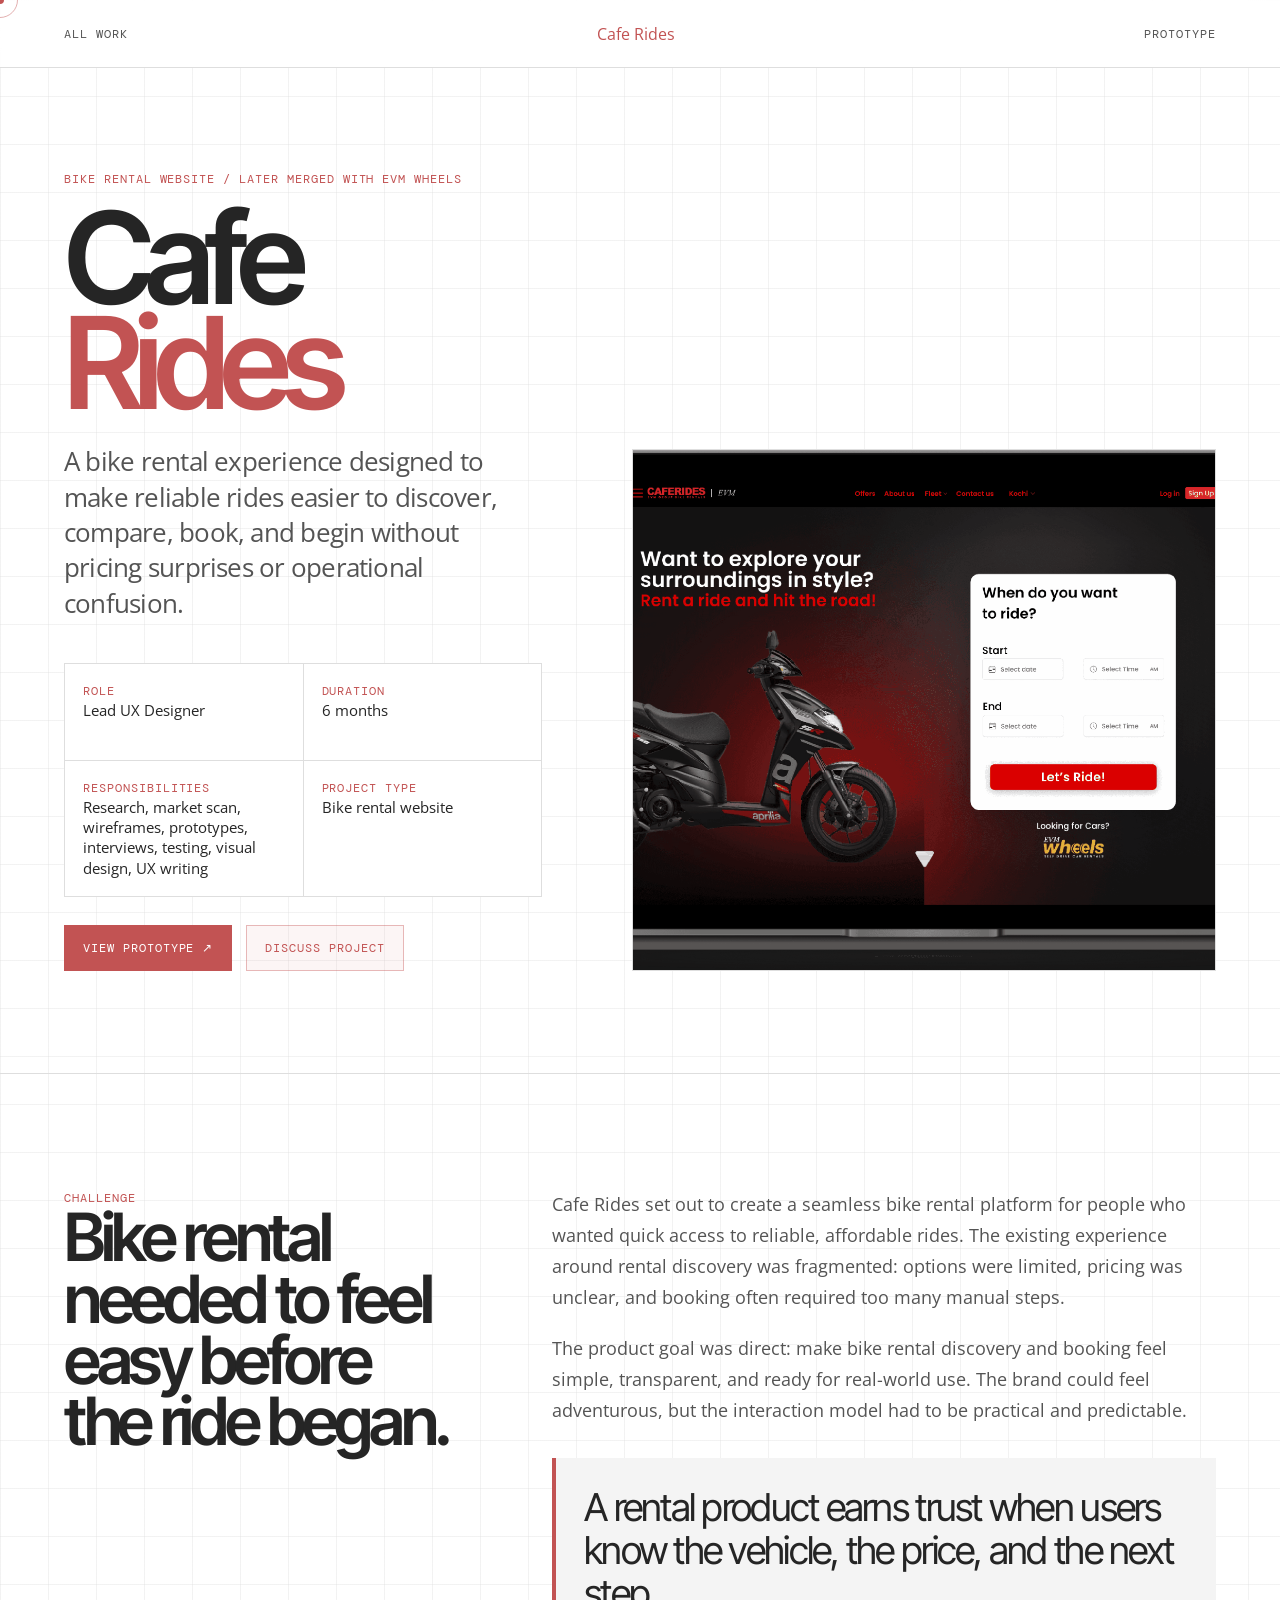
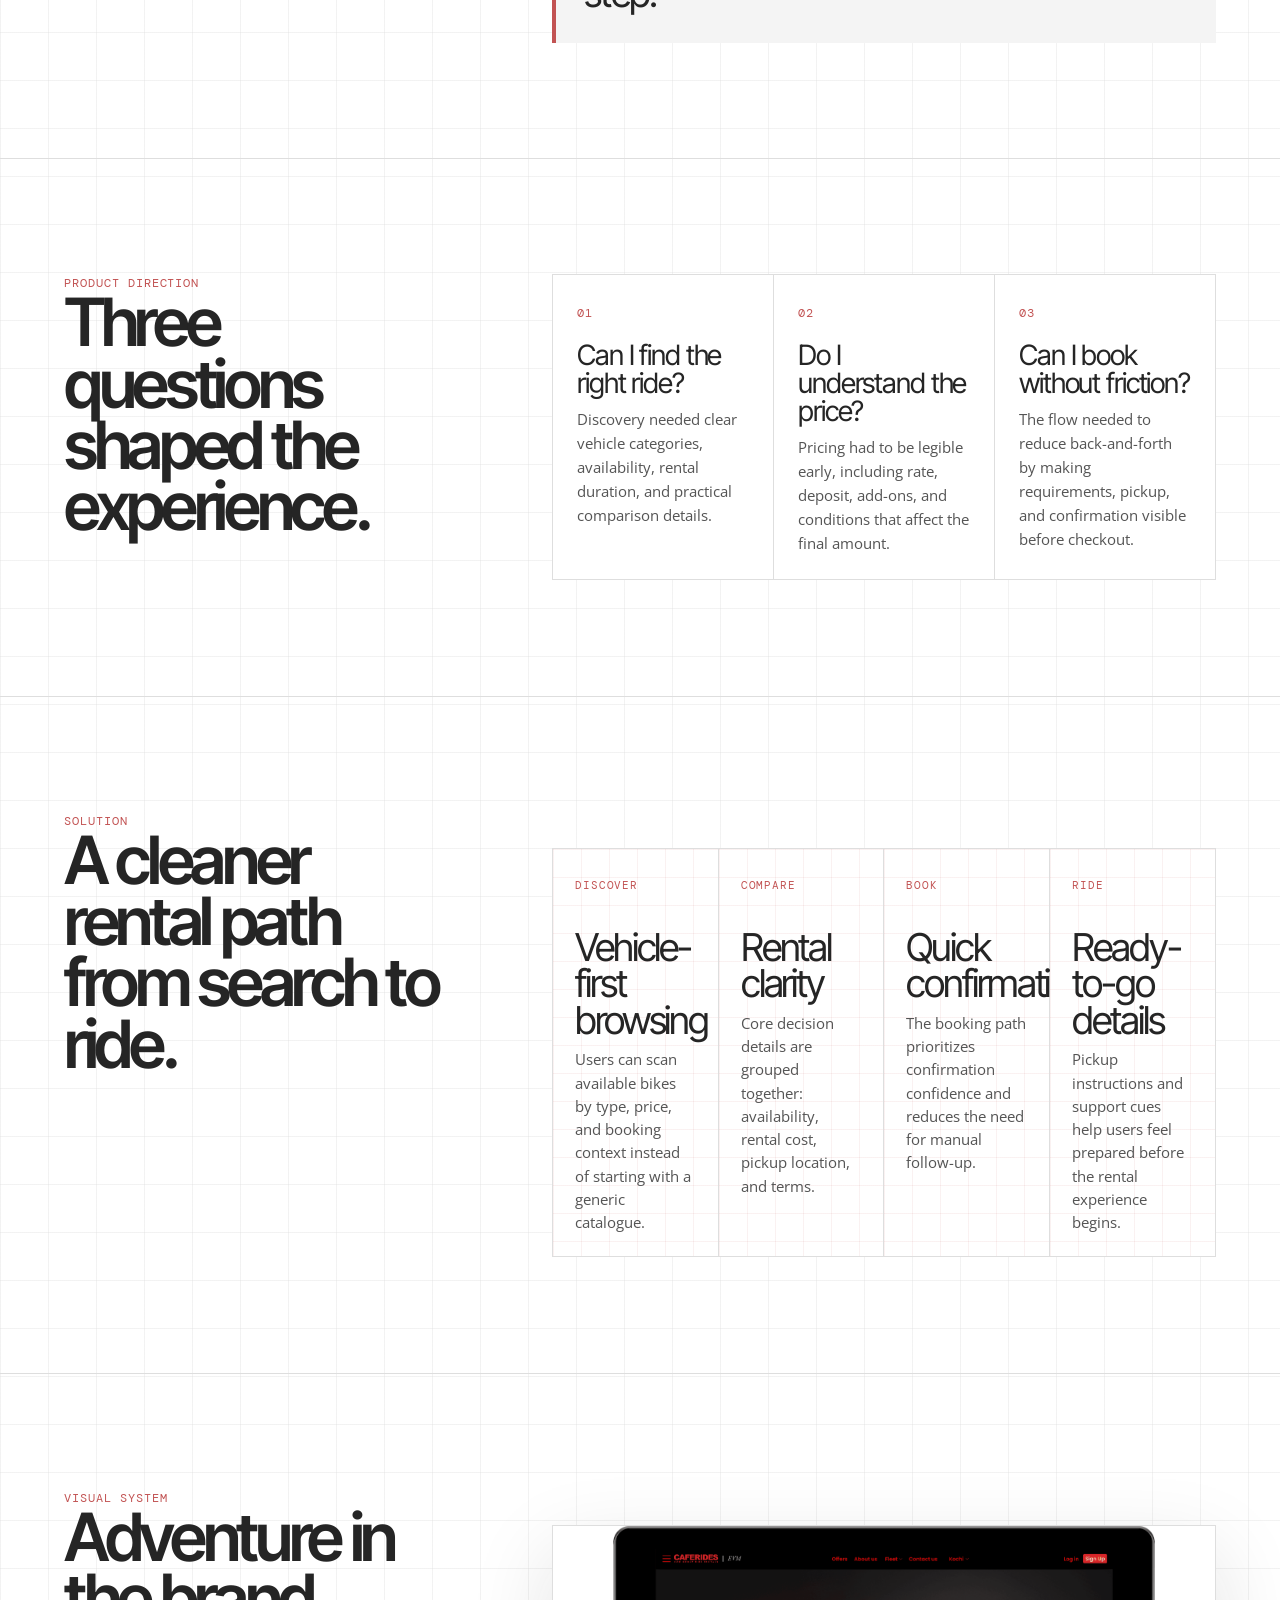
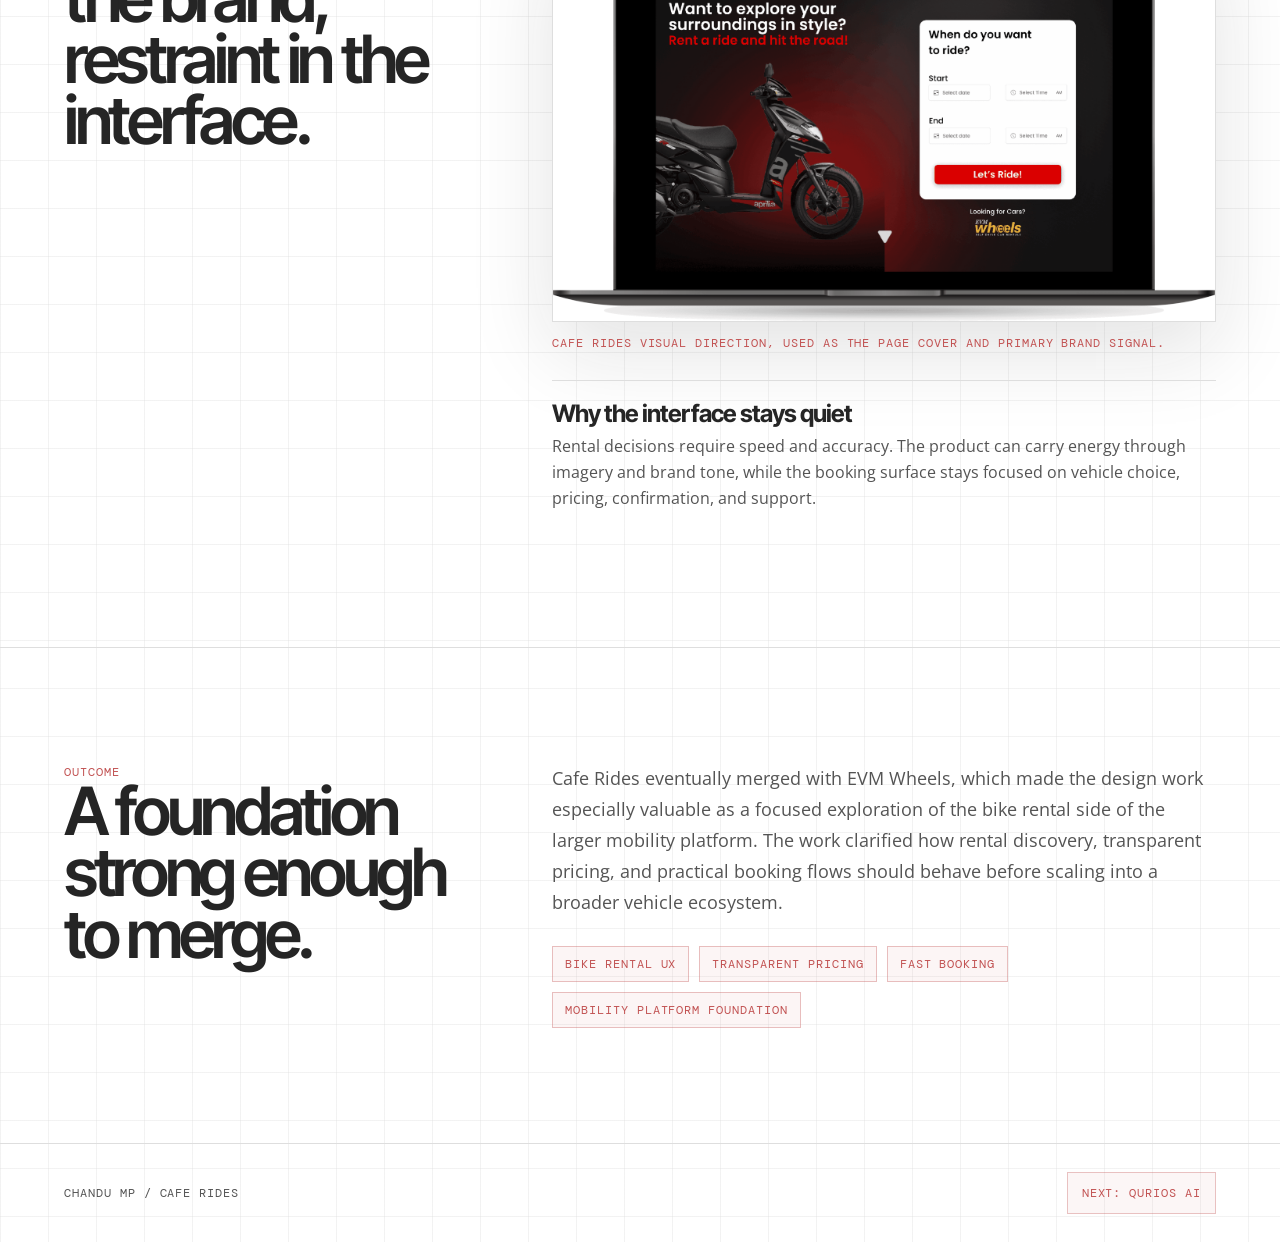
<file: work/cafe-rides.html>
<!DOCTYPE html>
<html lang="en">
<head>
  <meta charset="UTF-8">
  <meta name="viewport" content="width=device-width, initial-scale=1.0">
  <meta name="theme-color" content="#ffffff">
  <title>Cafe Rides - Case Study - Chandu MP</title>
  <link rel="icon" href="../favicon.svg" type="image/svg+xml">
  <link rel="preconnect" href="https://fonts.googleapis.com">
  <link rel="preconnect" href="https://fonts.gstatic.com" crossorigin>
  <link href="https://fonts.googleapis.com/css2?family=DM+Mono:wght@300;400&family=Inter+Tight:wght@500;600;700&family=Open+Sans:wght@400;500;600&display=swap" rel="stylesheet">
  <link rel="stylesheet" href="../css/tokens.css">
  <link rel="stylesheet" href="../css/reset.css">
  <link rel="stylesheet" href="../css/case-study-redesign.css">
</head>
<body>
  <div class="cursor-dot" aria-hidden="true"></div>
  <div class="cursor-ring" aria-hidden="true"></div>

  <nav class="case-nav">
    <a href="../index.html">All work</a>
    <span class="case-nav-title">Cafe Rides</span>
    <a href="https://www.figma.com/proto/ciJtb3W8423z4bdIhfilAC/Cafe-Rides?node-id=2-85&p=f&viewport=417%2C314%2C0.02&t=ckCfV3Z64uHsks1O-1&scaling=contain&content-scaling=fixed&starting-point-node-id=2%3A85&show-proto-sidebar=1&page-id=0%3A1" target="_blank" rel="noopener">Prototype</a>
  </nav>

  <main>
    <section class="case-hero">
      <div data-reveal>
        <p class="case-label">Bike rental website / later merged with EVM Wheels</p>
        <h1 class="case-title">Cafe <em>Rides</em></h1>
        <p class="case-summary">
          A bike rental experience designed to make reliable rides easier to discover,
          compare, book, and begin without pricing surprises or operational confusion.
        </p>
        <div class="case-meta">
          <div class="case-meta-item">
            <div class="case-meta-label">Role</div>
            <div class="case-meta-value">Lead UX Designer</div>
          </div>
          <div class="case-meta-item">
            <div class="case-meta-label">Duration</div>
            <div class="case-meta-value">6 months</div>
          </div>
          <div class="case-meta-item">
            <div class="case-meta-label">Responsibilities</div>
            <div class="case-meta-value">Research, market scan, wireframes, prototypes, interviews, testing, visual design, UX writing</div>
          </div>
          <div class="case-meta-item">
            <div class="case-meta-label">Project type</div>
            <div class="case-meta-value">Bike rental website</div>
          </div>
        </div>
        <div class="case-cta-row">
          <a class="case-button primary" href="https://www.figma.com/proto/ciJtb3W8423z4bdIhfilAC/Cafe-Rides?node-id=2-85&p=f&viewport=417%2C314%2C0.02&t=ckCfV3Z64uHsks1O-1&scaling=contain&content-scaling=fixed&starting-point-node-id=2%3A85&show-proto-sidebar=1&page-id=0%3A1" target="_blank" rel="noopener">View Prototype ↗</a>
          <a class="case-button" href="mailto:chandu.mp.14@gmail.com">Discuss Project</a>
        </div>
      </div>

      <div class="case-hero-media" data-reveal>
        <img src="../assets/images/projects/case-study-assets/cafe-hero.png" alt="Cafe Rides bike rental homepage on laptop">
      </div>
    </section>

    <section class="case-section">
      <div class="case-section-grid">
        <div data-reveal>
          <p class="case-label">Challenge</p>
          <h2>Bike rental needed to feel easy before the ride began.</h2>
        </div>
        <div data-reveal>
          <p class="case-body">
            Cafe Rides set out to create a seamless bike rental platform for people who wanted
            quick access to reliable, affordable rides. The existing experience around rental
            discovery was fragmented: options were limited, pricing was unclear, and booking
            often required too many manual steps.
          </p>
          <p class="case-body">
            The product goal was direct: make bike rental discovery and booking feel simple,
            transparent, and ready for real-world use. The brand could feel adventurous, but
            the interaction model had to be practical and predictable.
          </p>
          <blockquote class="case-quote">A rental product earns trust when users know the vehicle, the price, and the next step.</blockquote>
        </div>
      </div>
    </section>

    <section class="case-section">
      <div class="case-section-grid">
        <div data-reveal>
          <p class="case-label">Product direction</p>
          <h2>Three questions shaped the experience.</h2>
        </div>
        <div class="case-card-grid" data-reveal>
          <article class="case-card">
            <span class="case-label">01</span>
            <h3>Can I find the right ride?</h3>
            <p>Discovery needed clear vehicle categories, availability, rental duration, and practical comparison details.</p>
          </article>
          <article class="case-card">
            <span class="case-label">02</span>
            <h3>Do I understand the price?</h3>
            <p>Pricing had to be legible early, including rate, deposit, add-ons, and conditions that affect the final amount.</p>
          </article>
          <article class="case-card">
            <span class="case-label">03</span>
            <h3>Can I book without friction?</h3>
            <p>The flow needed to reduce back-and-forth by making requirements, pickup, and confirmation visible before checkout.</p>
          </article>
        </div>
      </div>
    </section>

    <section class="case-section">
      <div class="case-section-grid">
        <div data-reveal>
          <p class="case-label">Solution</p>
          <h2>A cleaner rental path from search to ride.</h2>
        </div>
        <div data-reveal>
          <div class="process-board">
            <div class="process-step">
              <span>Discover</span>
              <h3>Vehicle-first browsing</h3>
              <p>Users can scan available bikes by type, price, and booking context instead of starting with a generic catalogue.</p>
            </div>
            <div class="process-step">
              <span>Compare</span>
              <h3>Rental clarity</h3>
              <p>Core decision details are grouped together: availability, rental cost, pickup location, and terms.</p>
            </div>
            <div class="process-step">
              <span>Book</span>
              <h3>Quick confirmation</h3>
              <p>The booking path prioritizes confirmation confidence and reduces the need for manual follow-up.</p>
            </div>
            <div class="process-step">
              <span>Ride</span>
              <h3>Ready-to-go details</h3>
              <p>Pickup instructions and support cues help users feel prepared before the rental experience begins.</p>
            </div>
          </div>
        </div>
      </div>
    </section>

    <section class="case-section">
      <div class="case-section-grid">
        <div data-reveal>
          <p class="case-label">Visual system</p>
          <h2>Adventure in the brand, restraint in the interface.</h2>
        </div>
        <div data-reveal>
          <div class="screen">
            <img src="../assets/images/projects/case-study-assets/cafe-hero.png" alt="Cafe Rides rental search interface">
          </div>
          <p class="screen-caption">Cafe Rides visual direction, used as the page cover and primary brand signal.</p>
          <div class="case-list">
            <div class="case-list-item">
              <strong>Why the interface stays quiet</strong>
              <p>Rental decisions require speed and accuracy. The product can carry energy through imagery and brand tone, while the booking surface stays focused on vehicle choice, pricing, confirmation, and support.</p>
            </div>
          </div>
        </div>
      </div>
    </section>

    <section class="case-section">
      <div class="case-section-grid">
        <div data-reveal>
          <p class="case-label">Outcome</p>
          <h2>A foundation strong enough to merge.</h2>
        </div>
        <div data-reveal>
          <p class="case-body">
            Cafe Rides eventually merged with EVM Wheels, which made the design work especially
            valuable as a focused exploration of the bike rental side of the larger mobility
            platform. The work clarified how rental discovery, transparent pricing, and
            practical booking flows should behave before scaling into a broader vehicle ecosystem.
          </p>
          <div class="case-chips">
            <span class="case-chip">Bike rental UX</span>
            <span class="case-chip">Transparent pricing</span>
            <span class="case-chip">Fast booking</span>
            <span class="case-chip">Mobility platform foundation</span>
          </div>
        </div>
      </div>
    </section>
  </main>

  <footer class="case-footer">
    <span>Chandu MP / Cafe Rides</span>
    <a href="qurios.html">Next: Qurios AI</a>
  </footer>

  <script src="../js/cursor.js"></script>
  <script src="../js/logo-grid.js"></script>
</body>
</html>
</file>
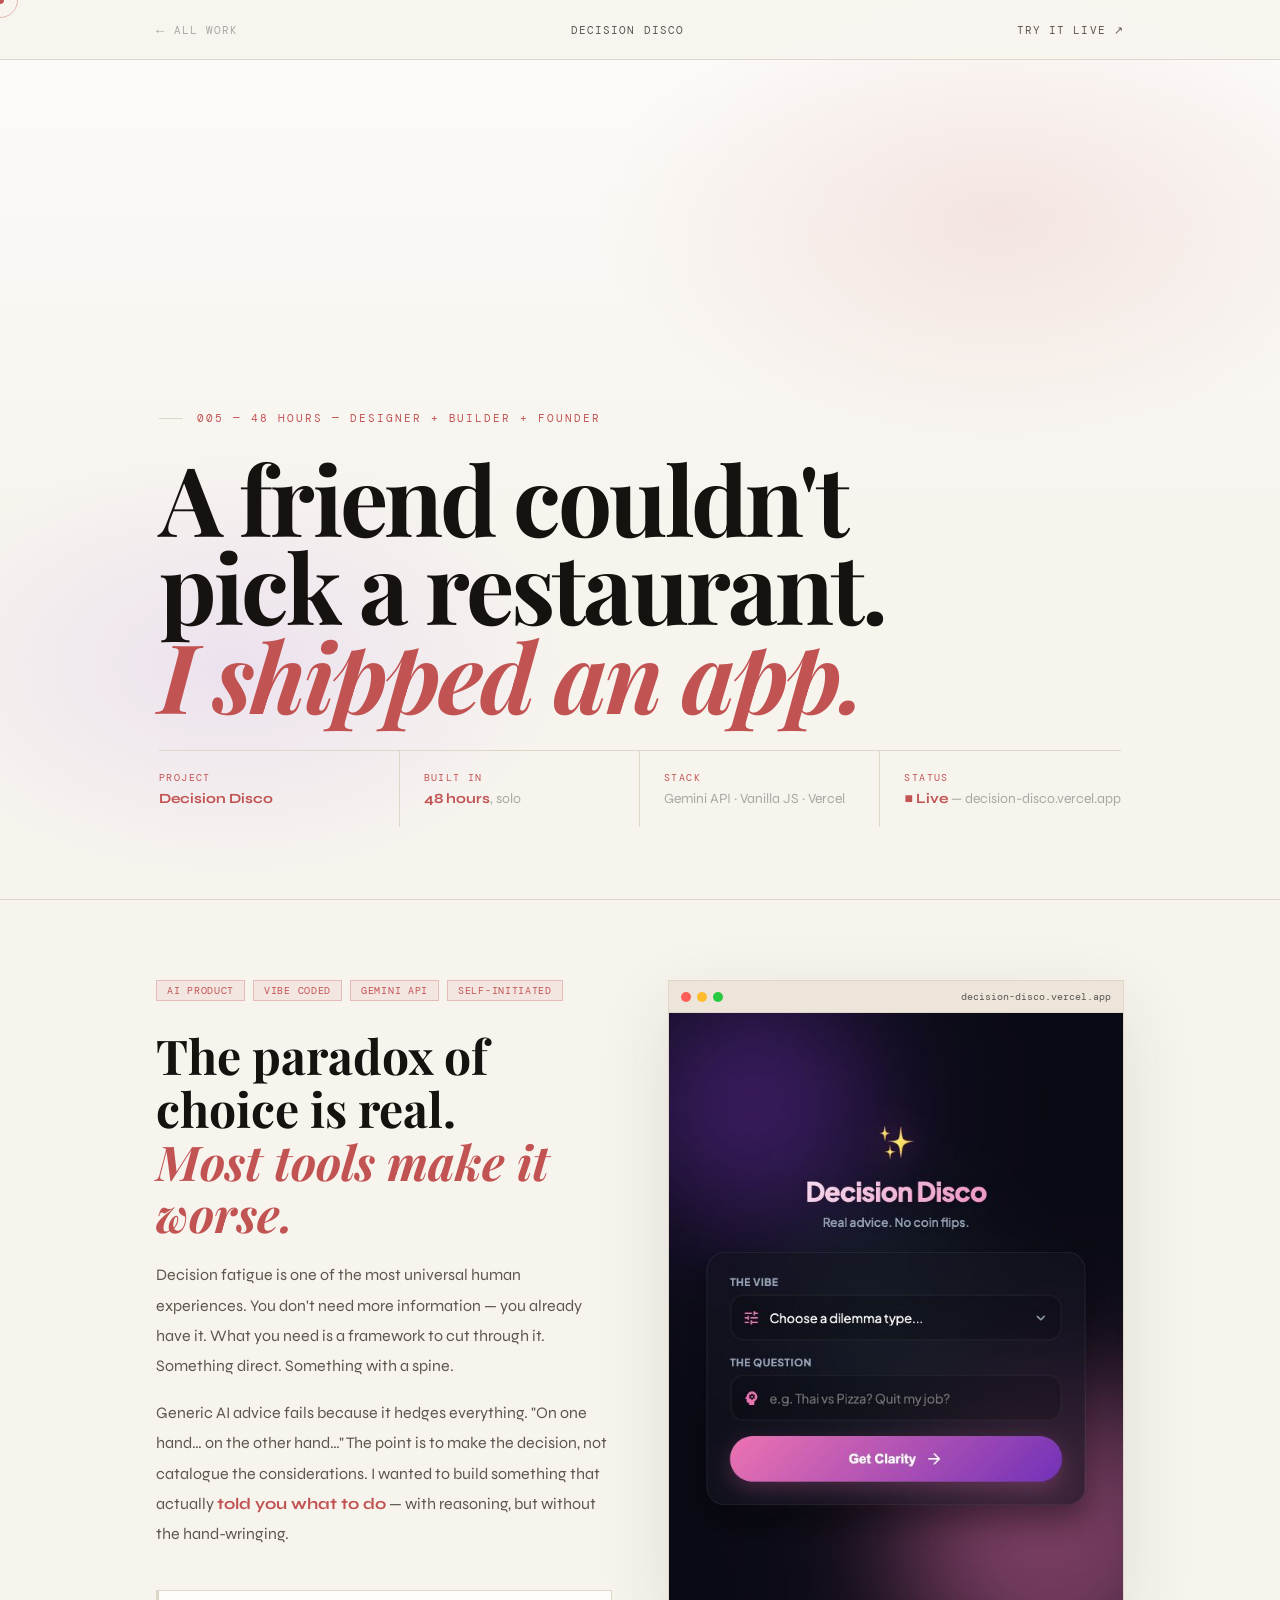
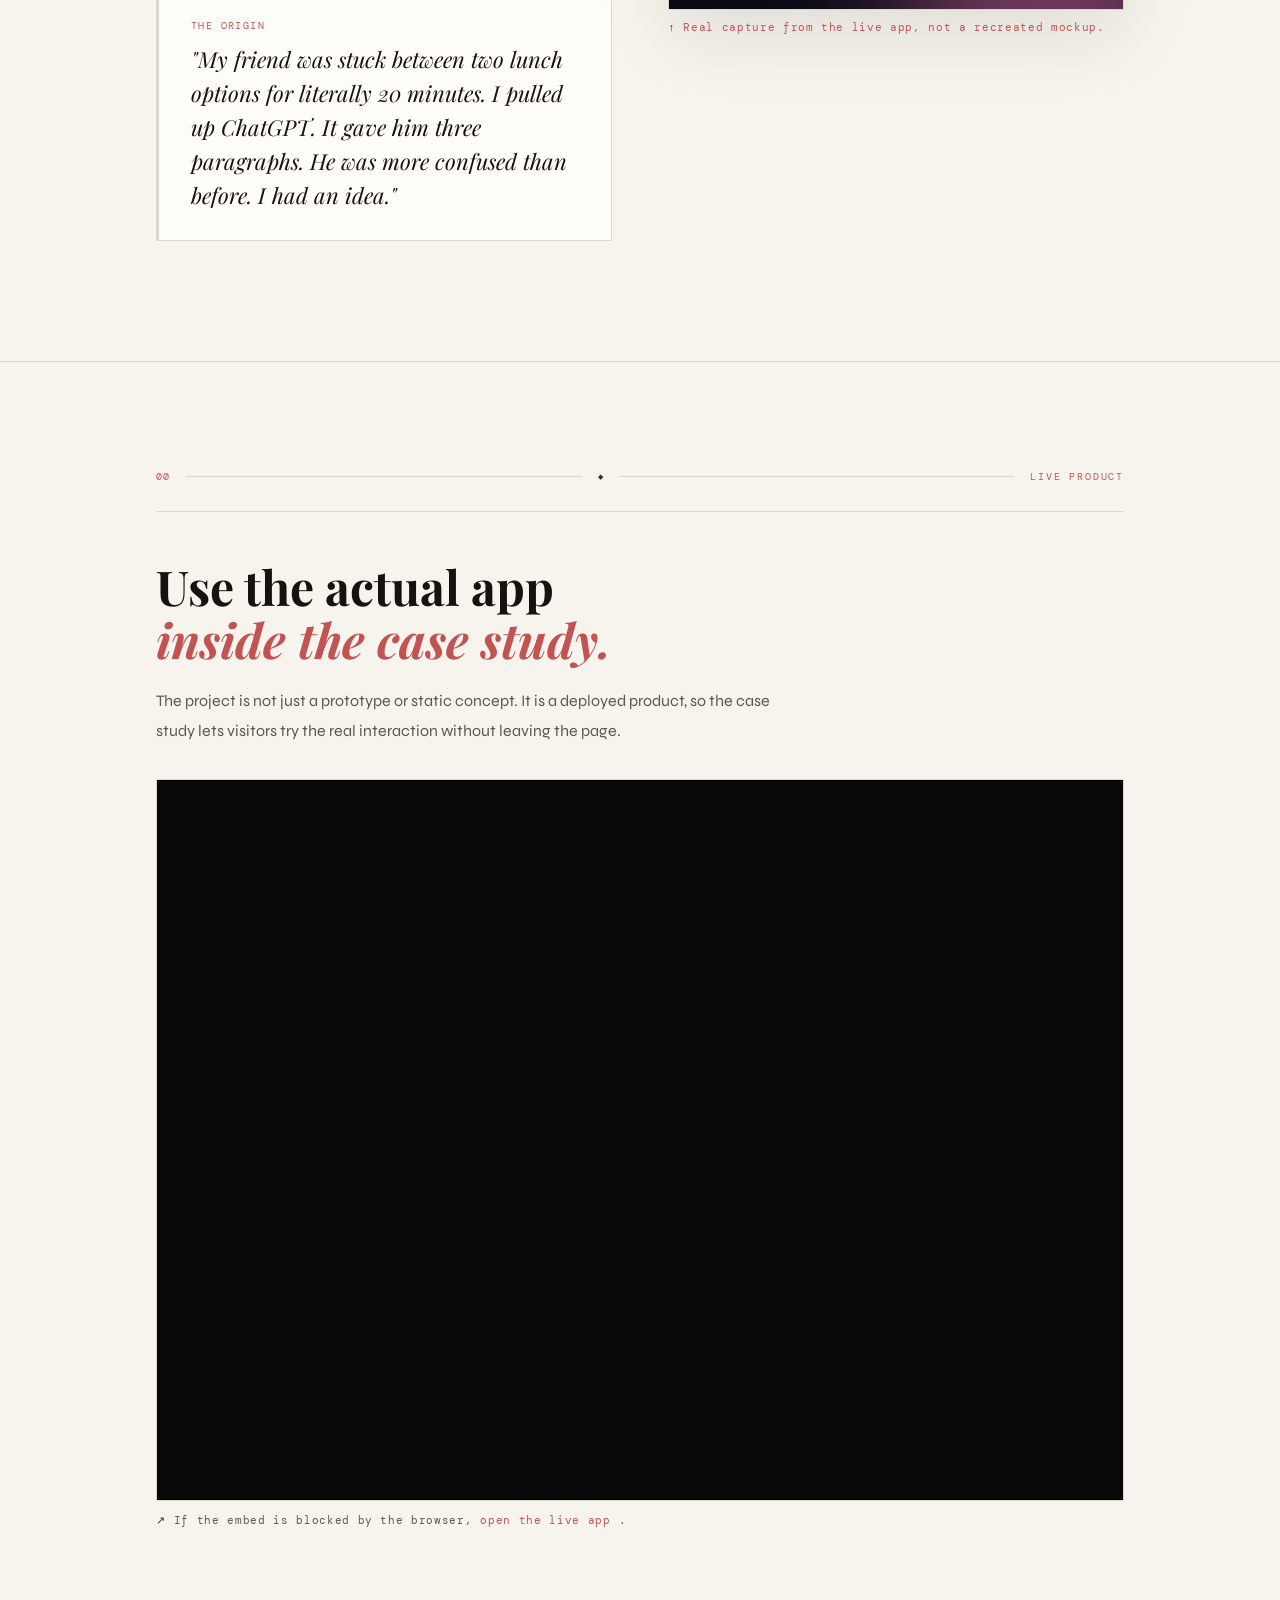
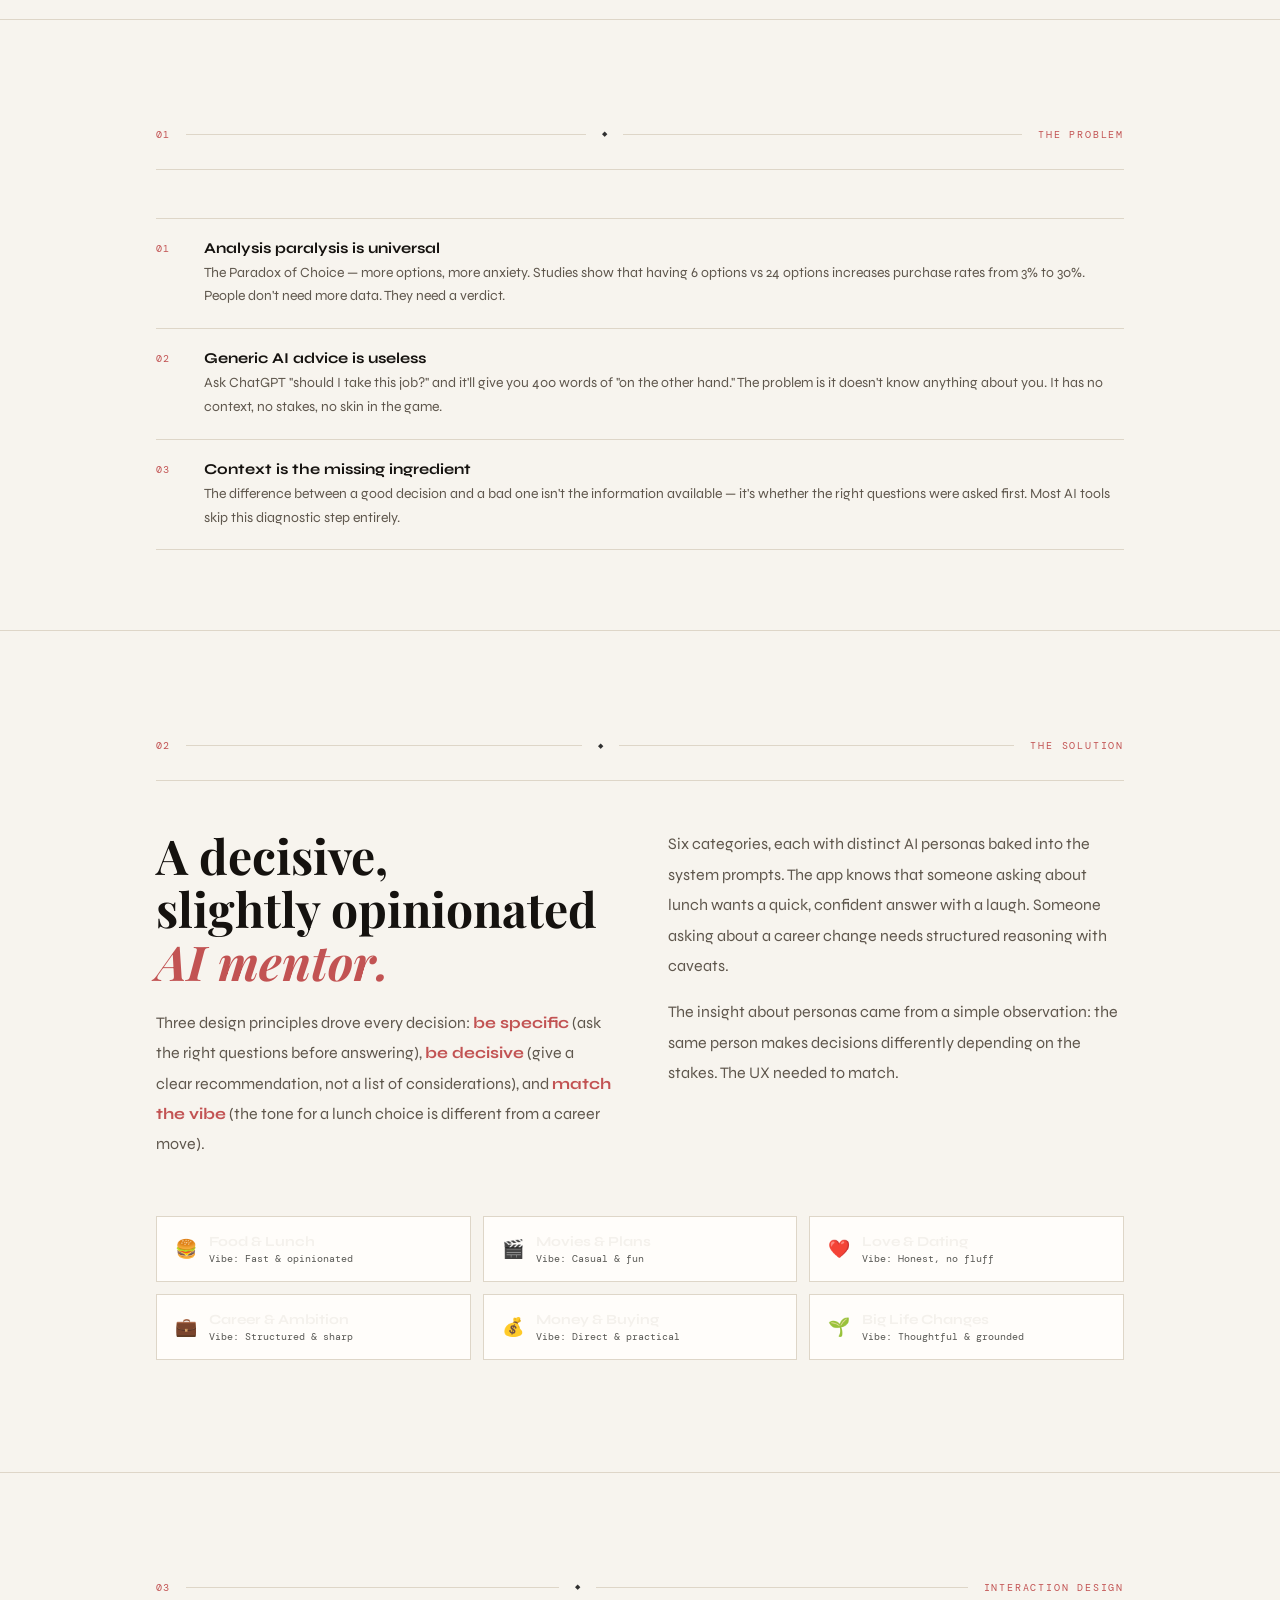
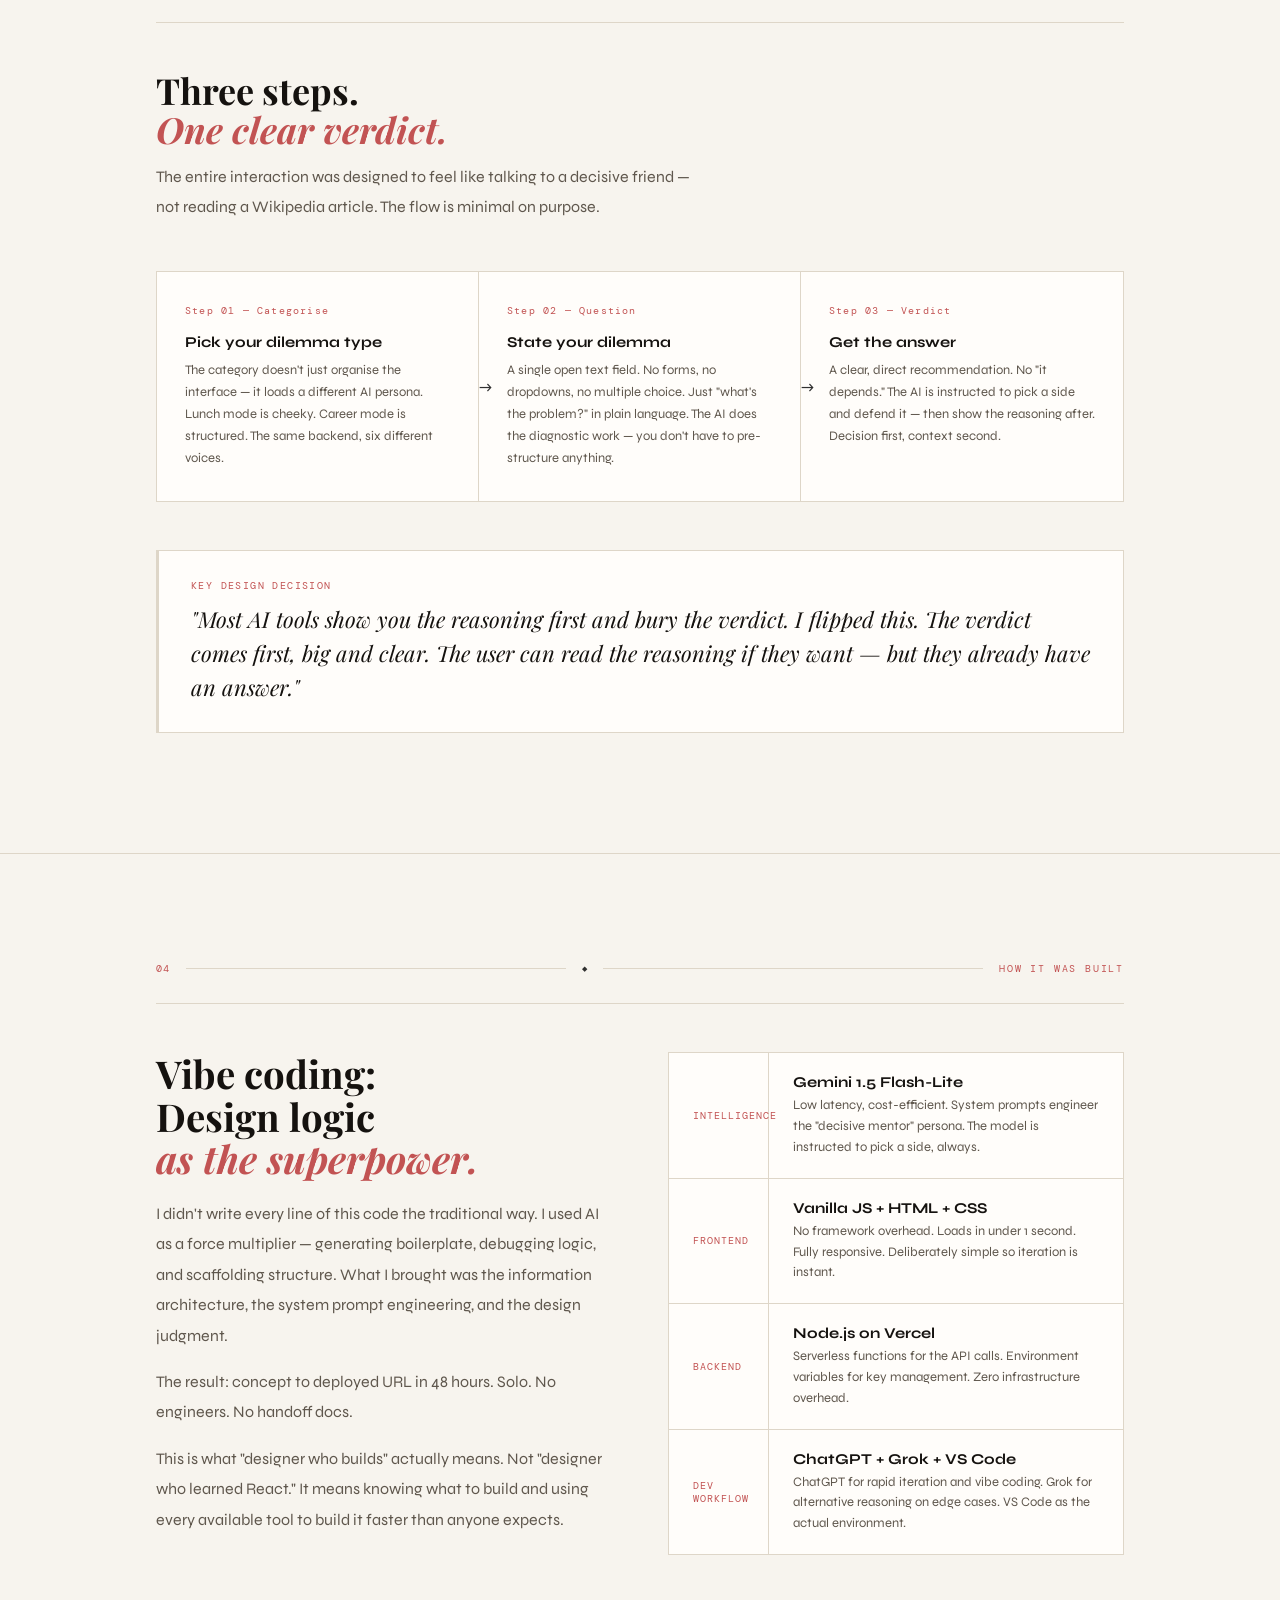
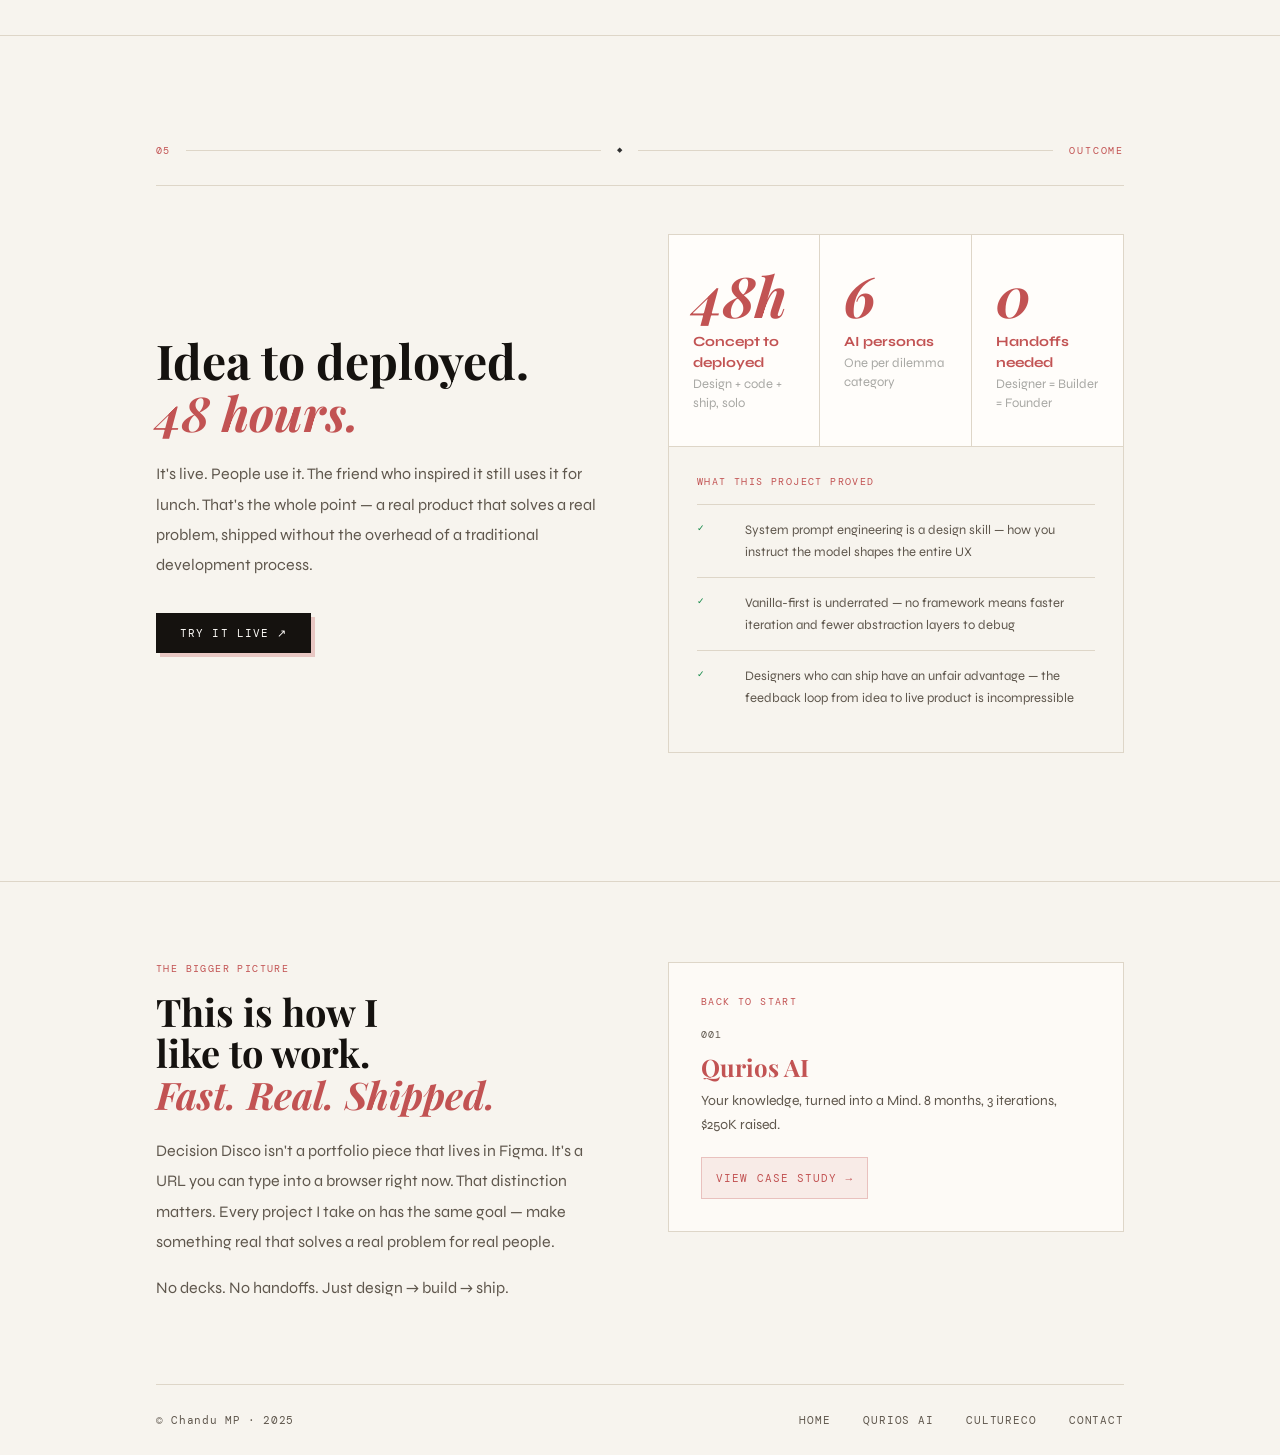
<file: work/decision-disco.html>
<!DOCTYPE html>
<html lang="en">
<head>
  <meta charset="UTF-8">
  <meta name="viewport" content="width=device-width, initial-scale=1.0">
  <title>Decision Disco — Case Study · Chandu MP</title>
  <link rel="icon" href="../favicon.svg" type="image/svg+xml">
  <link rel="preconnect" href="https://fonts.googleapis.com">
  <link href="https://fonts.googleapis.com/css2?family=Playfair+Display:ital,wght@0,700;1,400;1,700&family=DM+Mono:wght@300;400&family=Syne:wght@400;700;800&display=swap" rel="stylesheet">
  <style>
    *, *::before, *::after { box-sizing: border-box; margin: 0; padding: 0; cursor: none !important; }
    html { font-size: 17px; scroll-behavior: smooth; overflow-x: hidden; }
    body { background: #080808; color: #f4f1ec; font-family: 'Syne', sans-serif; -webkit-font-smoothing: antialiased; overflow-x: hidden; }
    img { display: block; max-width: 100%; height: auto; }
    a { color: inherit; text-decoration: none; }

    :root {
      --bg: #080808; --bg2: #0d0d0d; --bg3: #111;
      --border: #242424; --border2: #303030;
      --t1: #f4f1ec; --t2: #a8a8a4; --t3: #585854;
      --accent: #3ecfff; --adim: rgba(62,207,255,.07); --aborder: rgba(62,207,255,.2);
      --green: #5ec974; --purple: #a78bfa;
      --serif: 'Playfair Display', serif;
      --mono: 'DM Mono', monospace;
      --ease: cubic-bezier(0.16,1,0.3,1);
      --gutter: clamp(24px,5vw,56px);
    }

    /* Cursor */
    .cursor-dot { position:fixed; top:0; left:0; width:8px; height:8px; background:var(--accent); border-radius:50%; pointer-events:none; z-index:5000; transform:translate(-50%,-50%); transition:width .3s var(--ease),height .3s,background .3s; will-change:transform; }
    .cursor-ring { position:fixed; top:0; left:0; width:36px; height:36px; border:1px solid rgba(62,207,255,.35); border-radius:50%; pointer-events:none; z-index:4999; transform:translate(-50%,-50%); transition:width .4s var(--ease),height .4s,border-color .4s; will-change:transform; }
    body.ch .cursor-dot { width:48px; height:48px; background:rgba(62,207,255,.1); border-radius:50%; }
    body.ch .cursor-ring { width:48px; height:48px; border-color:var(--accent); }

    /* Layout */
    .container { max-width:1080px; margin:0 auto; padding:0 var(--gutter); }

    /* Nav */
    .nav { position:fixed; top:0; left:0; right:0; height:60px; display:flex; align-items:center; background:rgba(8,8,8,.92); backdrop-filter:blur(16px); border-bottom:1px solid var(--border); z-index:100; }
    .nav .container { display:flex; align-items:center; justify-content:space-between; width:100%; }
    .nav-back { font-family:var(--mono); font-size:11px; color:var(--t2); letter-spacing:.1em; text-transform:uppercase; display:flex; align-items:center; gap:8px; transition:color .2s; }
    .nav-back::before { content:'←'; font-size:14px; }
    .nav-back:hover { color:var(--accent); }
    .nav-title { font-family:var(--mono); font-size:11px; color:var(--t3); letter-spacing:.1em; text-transform:uppercase; }
    .nav-cta { font-family:var(--mono); font-size:11px; color:var(--t3); letter-spacing:.1em; text-transform:uppercase; transition:color .2s; }
    .nav-cta:hover { color:var(--t2); }

    /* Hero */
    .hero { min-height:100svh; display:flex; flex-direction:column; justify-content:flex-end; padding:64px 0 72px; position:relative; overflow:hidden; }
    .hero-bg { position:absolute; inset:0; background:radial-gradient(ellipse 50% 60% at 70% 20%, rgba(167,139,250,.06) 0%, transparent 70%); }
    .hero .container { position:relative; z-index:2; }
    .hero-eyebrow { font-family:var(--mono); font-size:11px; color:var(--t3); letter-spacing:.18em; text-transform:uppercase; display:flex; align-items:center; gap:14px; margin-bottom:28px; opacity:0; animation:fadeUp .8s .3s var(--ease) forwards; }
    .hero-eyebrow::before { content:''; width:24px; height:1px; background:var(--border2); }
    .hero-title { font-family:var(--serif); font-size:clamp(52px,8vw,96px); font-weight:700; line-height:.92; letter-spacing:-.03em; color:var(--t1); margin-bottom:32px; opacity:0; animation:fadeUp .9s .5s var(--ease) forwards; }
    .hero-title em { font-style:italic; color:var(--purple); }
    .hero-meta { display:grid; grid-template-columns:1fr 1fr 1fr 1fr; border-top:1px solid var(--border); opacity:0; animation:fadeUp .8s .8s var(--ease) forwards; }
    .meta-item { padding:20px 0 20px 24px; border-right:1px solid var(--border); }
    .meta-item:first-child { padding-left:0; }
    .meta-item:last-child { border-right:none; }
    .meta-label { font-family:var(--mono); font-size:10px; color:var(--t3); letter-spacing:.14em; text-transform:uppercase; margin-bottom:6px; }
    .meta-value { font-size:14px; color:var(--t2); }
    .meta-value strong { color:var(--t1); font-weight:700; }

    /* Sections */
    section { padding:80px 0; border-bottom:1px solid var(--border); }
    .sec-header { display:flex; align-items:center; gap:16px; padding:28px 0; margin-bottom:48px; border-bottom:1px solid var(--border); }
    .sec-num { font-family:var(--mono); font-size:10px; color:var(--accent); letter-spacing:.12em; }
    .sec-rule { flex:1; height:1px; background:var(--border); }
    .sec-diamond { font-size:7px; color:var(--border2); }
    .sec-label { font-family:var(--mono); font-size:10px; color:var(--t3); letter-spacing:.18em; text-transform:uppercase; }

    h2.heading { font-family:var(--serif); font-size:clamp(28px,4vw,48px); font-weight:700; line-height:1.1; color:var(--t1); margin-bottom:20px; }
    h2.heading em { font-style:italic; color:var(--accent); }
    .body { font-size:16px; color:var(--t2); line-height:1.9; max-width:620px; }
    .body strong { color:var(--t1); font-weight:700; }
    .body + .body { margin-top:16px; }

    /* Two col */
    .two-col { display:grid; grid-template-columns:1fr 1fr; gap:56px; align-items:start; }

    /* Callout */
    .callout { background:var(--bg2); border:1px solid var(--border); border-left:3px solid var(--purple); padding:28px 32px; margin:40px 0; }
    .callout-label { font-family:var(--mono); font-size:10px; color:var(--purple); letter-spacing:.14em; text-transform:uppercase; margin-bottom:10px; }
    .callout-text { font-family:var(--serif); font-size:clamp(17px,2vw,22px); font-style:italic; line-height:1.55; color:var(--t1); }

    /* Stack item */
    .stack-list { display:flex; flex-direction:column; border:1px solid var(--border); }
    .stack-item { display:grid; grid-template-columns:100px 1fr; gap:0; border-bottom:1px solid var(--border); transition:background .2s; }
    .stack-item:last-child { border-bottom:none; }
    .stack-item:hover { background:var(--bg2); }
    .stack-role { font-family:var(--mono); font-size:10px; color:var(--accent); letter-spacing:.1em; text-transform:uppercase; padding:20px 20px 20px 24px; border-right:1px solid var(--border); display:flex; align-items:center; }
    .stack-detail { padding:20px 24px; }
    .stack-tool { font-size:15px; font-weight:700; color:var(--t1); margin-bottom:4px; }
    .stack-desc { font-size:13px; color:var(--t2); line-height:1.6; }

    /* Flow steps */
    .flow-steps { display:grid; grid-template-columns:repeat(3,1fr); gap:0; border:1px solid var(--border); }
    .flow-step { padding:32px 28px; border-right:1px solid var(--border); position:relative; transition:background .2s; }
    .flow-step:last-child { border-right:none; }
    .flow-step:hover { background:var(--bg2); }
    .flow-num { font-family:var(--mono); font-size:10px; color:var(--accent); letter-spacing:.12em; margin-bottom:16px; }
    .flow-title { font-size:15px; font-weight:700; color:var(--t1); margin-bottom:8px; }
    .flow-body { font-size:13px; color:var(--t2); line-height:1.7; }
    /* Arrow between steps */
    .flow-step:not(:last-child)::after { content:'→'; position:absolute; right:-14px; top:50%; transform:translateY(-50%); font-size:16px; color:var(--border2); z-index:1; }

    /* App mockup */
    .app-mockup { background:var(--bg2); border:1px solid var(--border); padding:0; overflow:hidden; }
    .app-mockup-bar { background:#111; border-bottom:1px solid var(--border); height:32px; display:flex; align-items:center; padding:0 12px; gap:6px; }
    .app-dot { width:10px; height:10px; border-radius:50%; }
    .app-url { margin-left:auto; font-family:var(--mono); font-size:10px; color:var(--t3); }
    .app-screenshot { width:100%; max-height:640px; object-fit:cover; object-position:top center; background:#080808; }
    .live-embed { border:1px solid var(--border); background:var(--bg2); overflow:hidden; }
    .live-embed iframe { display:block; width:100%; height:min(780px, 80svh); min-height:620px; border:0; background:#080808; }
    .live-embed-note { font-family:var(--mono); font-size:11px; color:var(--t3); letter-spacing:.06em; padding:12px 0; display:flex; align-items:center; gap:8px; }

    /* Category pills */
    .cat-grid { display:grid; grid-template-columns:repeat(3,1fr); gap:12px; margin:32px 0; }
    .cat-pill { background:var(--bg2); border:1px solid var(--border); padding:16px 18px; display:flex; align-items:center; gap:12px; transition:border-color .2s, background .2s; }
    .cat-pill:hover { border-color:var(--accent); background:#0a1419; }
    .cat-emoji { font-size:18px; flex-shrink:0; }
    .cat-name { font-size:14px; font-weight:700; color:var(--t1); }
    .cat-vibe { font-family:var(--mono); font-size:10px; color:var(--t3); margin-top:2px; }

    /* Outcome stats */
    .outcome-row { display:grid; grid-template-columns:repeat(3,1fr); border:1px solid var(--border); }
    .outcome-stat { padding:32px 24px; border-right:1px solid var(--border); transition:background .2s; }
    .outcome-stat:last-child { border-right:none; }
    .outcome-stat:hover { background:var(--bg2); }
    .outcome-num { font-family:var(--serif); font-size:clamp(36px,5vw,56px); font-weight:700; font-style:italic; color:var(--accent); line-height:1; margin-bottom:8px; }
    .outcome-label strong { color:var(--t1); display:block; margin-bottom:2px; font-size:14px; }
    .outcome-label { font-size:13px; color:var(--t2); line-height:1.5; }

    /* Insight list */
    .insight-list { display:flex; flex-direction:column; }
    .insight-row { display:grid; grid-template-columns:32px 1fr; gap:16px; padding:20px 0; border-bottom:1px solid var(--border); }
    .insight-row:first-child { border-top:1px solid var(--border); }
    .insight-idx { font-family:var(--mono); font-size:10px; color:var(--accent); letter-spacing:.1em; padding-top:3px; }
    .insight-title { font-size:15px; font-weight:700; color:var(--t1); margin-bottom:4px; }
    .insight-body { font-size:14px; color:var(--t2); line-height:1.7; }

    /* Buttons */
    .btn-primary { font-family:var(--mono); font-size:11px; color:#080808; background:var(--accent); padding:13px 24px; letter-spacing:.1em; text-transform:uppercase; display:inline-flex; align-items:center; gap:8px; box-shadow:4px 4px 0 rgba(62,207,255,.2); transition:transform .15s,box-shadow .15s; }
    .btn-primary:hover { transform:translate(2px,2px); box-shadow:2px 2px 0 rgba(62,207,255,.2); }
    .btn-secondary { font-family:var(--mono); font-size:11px; color:var(--t2); background:transparent; padding:13px 24px; letter-spacing:.1em; text-transform:uppercase; border:1px solid var(--border); display:inline-flex; align-items:center; gap:8px; transition:border-color .2s,color .2s; }
    .btn-secondary:hover { border-color:var(--t2); color:var(--t1); }
    .cta-row { display:flex; gap:16px; flex-wrap:wrap; margin-top:32px; }

    /* Tag */
    .tag { font-family:var(--mono); font-size:10px; color:var(--accent); background:var(--adim); border:1px solid var(--aborder); padding:3px 10px; letter-spacing:.07em; text-transform:uppercase; }
    .tag-row { display:flex; gap:8px; flex-wrap:wrap; margin-bottom:28px; }

    /* Next project */
    .next-project { border:1px solid var(--border); padding:32px; }

    /* Footer */
    .cs-footer { border-top:1px solid var(--border); padding:28px 0; display:flex; align-items:center; justify-content:space-between; }
    .footer-nav { display:flex; gap:32px; }
    .footer-nav a { font-family:var(--mono); font-size:11px; color:var(--t3); letter-spacing:.08em; text-transform:uppercase; transition:color .2s; }
    .footer-nav a:hover { color:var(--accent); }
    .footer-copy { font-family:var(--mono); font-size:11px; color:var(--border2); letter-spacing:.06em; }
    .divider { height:1px; background:var(--border); margin:36px 0; }

    /* Animations */
    @keyframes fadeUp { from { opacity:0; transform:translateY(20px); } to { opacity:1; transform:translateY(0); } }
    .reveal { opacity:0; transform:translateY(28px); transition:opacity .8s var(--ease),transform .8s var(--ease); }
    .reveal.visible { opacity:1; transform:translateY(0); }
    .reveal-left { opacity:0; transform:translateX(-20px); transition:opacity .8s var(--ease),transform .8s var(--ease); }
    .reveal-left.visible { opacity:1; transform:translateX(0); }
    .reveal-right { opacity:0; transform:translateX(20px); transition:opacity .8s var(--ease),transform .8s var(--ease); }
    .reveal-right.visible { opacity:1; transform:translateX(0); }

    /* Responsive */
    @media (max-width:768px) {
      .nav-title { display:none; }
      .hero { min-height:auto; padding:80px 0 48px; }
      .hero-meta { grid-template-columns:1fr 1fr; }
      .meta-item:nth-child(2) { border-right:none; }
      .meta-item:nth-child(3),.meta-item:nth-child(4) { border-top:1px solid var(--border); }
      .meta-item:nth-child(4) { border-right:none; }
      section { padding:56px 0; }
      .two-col { grid-template-columns:1fr; gap:40px; }
      .flow-steps { grid-template-columns:1fr; }
      .flow-step { border-right:none; border-bottom:1px solid var(--border); }
      .flow-step:last-child { border-bottom:none; }
      .flow-step::after { display:none; }
      .cat-grid { grid-template-columns:1fr 1fr; }
      .outcome-row { grid-template-columns:1fr; }
      .outcome-stat { border-right:none; border-bottom:1px solid var(--border); }
      .outcome-stat:last-child { border-bottom:none; }
      .stack-item { grid-template-columns:1fr; }
      .stack-role { border-right:none; border-bottom:1px solid var(--border); padding:12px 24px; }
      .cs-footer { flex-direction:column; gap:16px; align-items:flex-start; }
      .footer-nav { flex-wrap:wrap; gap:16px; }
    }
    @media (max-width:480px) {
      .hero-meta { grid-template-columns:1fr; }
      .meta-item { border-right:none !important; border-top:none !important; border-bottom:1px solid var(--border); }
      .cat-grid { grid-template-columns:1fr; }
      .cta-row { flex-direction:column; }
    }
  </style>
  <link rel="stylesheet" href="../css/light-mode.css">
</head>
<body>

  <div class="cursor-dot" aria-hidden="true"></div>
  <div class="cursor-ring" aria-hidden="true"></div>

  <!-- NAV -->
  <nav class="nav">
    <div class="container">
      <a href="../index.html" class="nav-back">All work</a>
      <span class="nav-title">Decision Disco</span>
      <a href="https://decision-disco.vercel.app" target="_blank" rel="noopener" class="nav-cta">Try it live ↗</a>
    </div>
  </nav>

  <!-- HERO -->
  <section class="hero">
    <div class="hero-bg"></div>
    <div class="container">
      <div class="hero-eyebrow">005 &mdash; 48 hours &mdash; Designer + Builder + Founder</div>
      <h1 class="hero-title">
        A friend couldn't<br>pick a restaurant.<br>
        <em>I shipped an app.</em>
      </h1>
      <div class="hero-meta">
        <div class="meta-item">
          <div class="meta-label">Project</div>
          <div class="meta-value"><strong>Decision Disco</strong></div>
        </div>
        <div class="meta-item">
          <div class="meta-label">Built in</div>
          <div class="meta-value"><strong>48 hours</strong>, solo</div>
        </div>
        <div class="meta-item">
          <div class="meta-label">Stack</div>
          <div class="meta-value">Gemini API · Vanilla JS · Vercel</div>
        </div>
        <div class="meta-item">
          <div class="meta-label">Status</div>
          <div class="meta-value"><strong style="color:var(--green)">■ Live</strong> &mdash; decision-disco.vercel.app</div>
        </div>
      </div>
    </div>
  </section>

  <!-- HOOK -->
  <section style="padding:80px 0; border-bottom:1px solid var(--border);">
    <div class="container">
      <div class="two-col">
        <div class="reveal-left">
          <div class="tag-row">
            <span class="tag">AI Product</span>
            <span class="tag">Vibe Coded</span>
            <span class="tag">Gemini API</span>
            <span class="tag">Self-initiated</span>
          </div>
          <h2 class="heading">The paradox of choice is real.<br><em>Most tools make it worse.</em></h2>
          <p class="body" style="margin-top:16px;">Decision fatigue is one of the most universal human experiences. You don't need more information — you already have it. What you need is a framework to cut through it. Something direct. Something with a spine.</p>
          <p class="body" style="margin-top:16px;">Generic AI advice fails because it hedges everything. "On one hand… on the other hand…" The point is to make the decision, not catalogue the considerations. I wanted to build something that actually <strong>told you what to do</strong> — with reasoning, but without the hand-wringing.</p>
          <div class="callout" style="margin-top:40px;">
            <div class="callout-label">The origin</div>
            <p class="callout-text">"My friend was stuck between two lunch options for literally 20 minutes. I pulled up ChatGPT. It gave him three paragraphs. He was more confused than before. I had an idea."</p>
          </div>
        </div>
        <div class="reveal-right">
          <div class="app-mockup">
            <div class="app-mockup-bar">
              <div class="app-dot" style="background:#ff5f57;"></div>
              <div class="app-dot" style="background:#febc2e;"></div>
              <div class="app-dot" style="background:#28c840;"></div>
              <span class="app-url">decision-disco.vercel.app</span>
            </div>
            <img class="app-screenshot" src="../assets/images/projects/case-study-assets/decision-disco-live.png" alt="Decision Disco live app UI with dilemma type selector and question input">
          </div>
          <div style="font-family:'DM Mono',monospace; font-size:11px; color:var(--t3); letter-spacing:.06em; padding:10px 0; display:flex; align-items:center; gap:8px;">
            <span style="color:var(--border2);">↑</span> Real capture from the live app, not a recreated mockup.
          </div>
        </div>
      </div>
    </div>
  </section>

  <!-- LIVE EMBED -->
  <section>
    <div class="container">
      <div class="sec-header reveal">
        <span class="sec-num">00</span>
        <div class="sec-rule"></div>
        <span class="sec-diamond">◆</span>
        <div class="sec-rule"></div>
        <span class="sec-label">Live product</span>
      </div>
      <div class="reveal">
        <h2 class="heading">Use the actual app<br><em>inside the case study.</em></h2>
        <p class="body" style="margin-top:16px; margin-bottom:32px;">The project is not just a prototype or static concept. It is a deployed product, so the case study lets visitors try the real interaction without leaving the page.</p>
        <div class="live-embed">
          <iframe src="https://decision-disco.vercel.app" title="Decision Disco live app" loading="lazy" referrerpolicy="no-referrer-when-downgrade"></iframe>
        </div>
        <div class="live-embed-note">
          <span style="color:var(--border2);">↗</span>
          If the embed is blocked by the browser, <a href="https://decision-disco.vercel.app" target="_blank" rel="noopener" style="color:var(--accent);">open the live app</a>.
        </div>
      </div>
    </div>
  </section>

  <!-- THE PROBLEM -->
  <section>
    <div class="container">
      <div class="sec-header reveal">
        <span class="sec-num">01</span>
        <div class="sec-rule"></div>
        <span class="sec-diamond">◆</span>
        <div class="sec-rule"></div>
        <span class="sec-label">The problem</span>
      </div>

      <div class="insight-list reveal">
        <div class="insight-row">
          <div class="insight-idx">01</div>
          <div>
            <div class="insight-title">Analysis paralysis is universal</div>
            <div class="insight-body">The Paradox of Choice — more options, more anxiety. Studies show that having 6 options vs 24 options increases purchase rates from 3% to 30%. People don't need more data. They need a verdict.</div>
          </div>
        </div>
        <div class="insight-row">
          <div class="insight-idx">02</div>
          <div>
            <div class="insight-title">Generic AI advice is useless</div>
            <div class="insight-body">Ask ChatGPT "should I take this job?" and it'll give you 400 words of "on the other hand." The problem is it doesn't know anything about you. It has no context, no stakes, no skin in the game.</div>
          </div>
        </div>
        <div class="insight-row">
          <div class="insight-idx">03</div>
          <div>
            <div class="insight-title">Context is the missing ingredient</div>
            <div class="insight-body">The difference between a good decision and a bad one isn't the information available — it's whether the right questions were asked first. Most AI tools skip this diagnostic step entirely.</div>
          </div>
        </div>
      </div>
    </div>
  </section>

  <!-- THE SOLUTION -->
  <section>
    <div class="container">
      <div class="sec-header reveal">
        <span class="sec-num">02</span>
        <div class="sec-rule"></div>
        <span class="sec-diamond">◆</span>
        <div class="sec-rule"></div>
        <span class="sec-label">The solution</span>
      </div>

      <div class="two-col reveal" style="margin-bottom:56px;">
        <div>
          <h2 class="heading">A decisive,<br>slightly opinionated<br><em>AI mentor.</em></h2>
          <p class="body" style="margin-top:16px;">Three design principles drove every decision: <strong>be specific</strong> (ask the right questions before answering), <strong>be decisive</strong> (give a clear recommendation, not a list of considerations), and <strong>match the vibe</strong> (the tone for a lunch choice is different from a career move).</p>
        </div>
        <div>
          <p class="body">Six categories, each with distinct AI personas baked into the system prompts. The app knows that someone asking about lunch wants a quick, confident answer with a laugh. Someone asking about a career change needs structured reasoning with caveats.</p>
          <p class="body" style="margin-top:16px;">The insight about personas came from a simple observation: the same person makes decisions differently depending on the stakes. The UX needed to match.</p>
        </div>
      </div>

      <!-- Category grid -->
      <div class="cat-grid reveal">
        <div class="cat-pill">
          <span class="cat-emoji">🍔</span>
          <div>
            <div class="cat-name">Food &amp; Lunch</div>
            <div class="cat-vibe">Vibe: Fast &amp; opinionated</div>
          </div>
        </div>
        <div class="cat-pill">
          <span class="cat-emoji">🎬</span>
          <div>
            <div class="cat-name">Movies &amp; Plans</div>
            <div class="cat-vibe">Vibe: Casual &amp; fun</div>
          </div>
        </div>
        <div class="cat-pill">
          <span class="cat-emoji">❤️</span>
          <div>
            <div class="cat-name">Love &amp; Dating</div>
            <div class="cat-vibe">Vibe: Honest, no fluff</div>
          </div>
        </div>
        <div class="cat-pill">
          <span class="cat-emoji">💼</span>
          <div>
            <div class="cat-name">Career &amp; Ambition</div>
            <div class="cat-vibe">Vibe: Structured &amp; sharp</div>
          </div>
        </div>
        <div class="cat-pill">
          <span class="cat-emoji">💰</span>
          <div>
            <div class="cat-name">Money &amp; Buying</div>
            <div class="cat-vibe">Vibe: Direct &amp; practical</div>
          </div>
        </div>
        <div class="cat-pill">
          <span class="cat-emoji">🌱</span>
          <div>
            <div class="cat-name">Big Life Changes</div>
            <div class="cat-vibe">Vibe: Thoughtful &amp; grounded</div>
          </div>
        </div>
      </div>
    </div>
  </section>

  <!-- THE FLOW -->
  <section>
    <div class="container">
      <div class="sec-header reveal">
        <span class="sec-num">03</span>
        <div class="sec-rule"></div>
        <span class="sec-diamond">◆</span>
        <div class="sec-rule"></div>
        <span class="sec-label">Interaction design</span>
      </div>

      <div class="reveal" style="margin-bottom:48px;">
        <h2 class="heading" style="font-size:clamp(22px,3vw,36px); margin-bottom:12px;">Three steps.<br><em>One clear verdict.</em></h2>
        <p class="body" style="max-width:560px;">The entire interaction was designed to feel like talking to a decisive friend — not reading a Wikipedia article. The flow is minimal on purpose.</p>
      </div>

      <div class="flow-steps reveal">
        <div class="flow-step">
          <div class="flow-num">Step 01 &mdash; Categorise</div>
          <div class="flow-title">Pick your dilemma type</div>
          <div class="flow-body">The category doesn't just organise the interface — it loads a different AI persona. Lunch mode is cheeky. Career mode is structured. The same backend, six different voices.</div>
        </div>
        <div class="flow-step">
          <div class="flow-num">Step 02 &mdash; Question</div>
          <div class="flow-title">State your dilemma</div>
          <div class="flow-body">A single open text field. No forms, no dropdowns, no multiple choice. Just "what's the problem?" in plain language. The AI does the diagnostic work — you don't have to pre-structure anything.</div>
        </div>
        <div class="flow-step">
          <div class="flow-num">Step 03 &mdash; Verdict</div>
          <div class="flow-title">Get the answer</div>
          <div class="flow-body">A clear, direct recommendation. No "it depends." The AI is instructed to pick a side and defend it — then show the reasoning after. Decision first, context second.</div>
        </div>
      </div>

      <!-- The key design detail -->
      <div class="callout reveal" style="margin-top:48px; border-left-color:var(--accent);">
        <div class="callout-label" style="color:var(--accent);">Key design decision</div>
        <p class="callout-text">"Most AI tools show you the reasoning first and bury the verdict. I flipped this. The verdict comes first, big and clear. The user can read the reasoning if they want — but they already have an answer."</p>
      </div>
    </div>
  </section>

  <!-- VIBE CODING -->
  <section>
    <div class="container">
      <div class="sec-header reveal">
        <span class="sec-num">04</span>
        <div class="sec-rule"></div>
        <span class="sec-diamond">◆</span>
        <div class="sec-rule"></div>
        <span class="sec-label">How it was built</span>
      </div>

      <div class="two-col reveal">
        <div>
          <h2 class="heading" style="font-size:clamp(22px,3vw,40px);">Vibe coding:<br>Design logic<br><em>as the superpower.</em></h2>
          <p class="body" style="margin-top:16px;">I didn't write every line of this code the traditional way. I used AI as a force multiplier — generating boilerplate, debugging logic, and scaffolding structure. What I brought was the information architecture, the system prompt engineering, and the design judgment.</p>
          <p class="body" style="margin-top:16px;">The result: concept to deployed URL in 48 hours. Solo. No engineers. No handoff docs.</p>
          <p class="body" style="margin-top:16px;">This is what "designer who builds" actually means. Not "designer who learned React." It means knowing what to build and using every available tool to build it faster than anyone expects.</p>
        </div>
        <div>
          <div class="stack-list">
            <div class="stack-item">
              <div class="stack-role">Intelligence</div>
              <div class="stack-detail">
                <div class="stack-tool">Gemini 1.5 Flash-Lite</div>
                <div class="stack-desc">Low latency, cost-efficient. System prompts engineer the "decisive mentor" persona. The model is instructed to pick a side, always.</div>
              </div>
            </div>
            <div class="stack-item">
              <div class="stack-role">Frontend</div>
              <div class="stack-detail">
                <div class="stack-tool">Vanilla JS + HTML + CSS</div>
                <div class="stack-desc">No framework overhead. Loads in under 1 second. Fully responsive. Deliberately simple so iteration is instant.</div>
              </div>
            </div>
            <div class="stack-item">
              <div class="stack-role">Backend</div>
              <div class="stack-detail">
                <div class="stack-tool">Node.js on Vercel</div>
                <div class="stack-desc">Serverless functions for the API calls. Environment variables for key management. Zero infrastructure overhead.</div>
              </div>
            </div>
            <div class="stack-item">
              <div class="stack-role">Dev workflow</div>
              <div class="stack-detail">
                <div class="stack-tool">ChatGPT + Grok + VS Code</div>
                <div class="stack-desc">ChatGPT for rapid iteration and vibe coding. Grok for alternative reasoning on edge cases. VS Code as the actual environment.</div>
              </div>
            </div>
          </div>
        </div>
      </div>
    </div>
  </section>

  <!-- OUTCOME -->
  <section>
    <div class="container">
      <div class="sec-header reveal">
        <span class="sec-num">05</span>
        <div class="sec-rule"></div>
        <span class="sec-diamond">◆</span>
        <div class="sec-rule"></div>
        <span class="sec-label">Outcome</span>
      </div>

      <div class="two-col reveal" style="margin-bottom:48px; align-items:center;">
        <div>
          <h2 class="heading">Idea to deployed.<br><em>48 hours.</em></h2>
          <p class="body" style="margin-top:16px; max-width:460px;">It's live. People use it. The friend who inspired it still uses it for lunch. That's the whole point — a real product that solves a real problem, shipped without the overhead of a traditional development process.</p>
          <div class="cta-row">
            <a href="https://decision-disco.vercel.app" target="_blank" rel="noopener" class="btn-primary">Try it live ↗</a>
          </div>
        </div>
        <div>
          <div class="outcome-row">
            <div class="outcome-stat">
              <div class="outcome-num">48h</div>
              <div class="outcome-label"><strong>Concept to deployed</strong>Design + code + ship, solo</div>
            </div>
            <div class="outcome-stat">
              <div class="outcome-num">6</div>
              <div class="outcome-label"><strong>AI personas</strong>One per dilemma category</div>
            </div>
            <div class="outcome-stat">
              <div class="outcome-num">0</div>
              <div class="outcome-label"><strong>Handoffs needed</strong>Designer = Builder = Founder</div>
            </div>
          </div>

          <!-- What I learned -->
          <div style="border:1px solid var(--border); border-top:none; padding:28px;">
            <div class="meta-label" style="margin-bottom:16px;">What this project proved</div>
            <div class="insight-list">
              <div class="insight-row" style="padding:14px 0;">
                <div class="insight-idx" style="font-size:9px; color:var(--green);">✓</div>
                <div class="insight-body" style="font-size:13px;">System prompt engineering is a design skill — how you instruct the model shapes the entire UX</div>
              </div>
              <div class="insight-row" style="padding:14px 0;">
                <div class="insight-idx" style="font-size:9px; color:var(--green);">✓</div>
                <div class="insight-body" style="font-size:13px;">Vanilla-first is underrated — no framework means faster iteration and fewer abstraction layers to debug</div>
              </div>
              <div class="insight-row" style="padding:14px 0; border-bottom:none;">
                <div class="insight-idx" style="font-size:9px; color:var(--green);">✓</div>
                <div class="insight-body" style="font-size:13px;">Designers who can ship have an unfair advantage — the feedback loop from idea to live product is incompressible</div>
              </div>
            </div>
          </div>
        </div>
      </div>
    </div>
  </section>

  <!-- CLOSER -->
  <section style="border-bottom:none; padding-bottom:80px;">
    <div class="container">
      <div class="two-col reveal">
        <div>
          <div class="meta-label" style="margin-bottom:16px;">The bigger picture</div>
          <h2 class="heading" style="font-size:clamp(22px,3vw,38px);">This is how I<br>like to work.<br><em>Fast. Real. Shipped.</em></h2>
          <p class="body" style="margin-top:16px; max-width:460px;">Decision Disco isn't a portfolio piece that lives in Figma. It's a URL you can type into a browser right now. That distinction matters. Every project I take on has the same goal — make something real that solves a real problem for real people.</p>
          <p class="body" style="margin-top:16px;">No decks. No handoffs. Just design → build → ship.</p>
        </div>
        <div>
          <div class="next-project">
            <div class="meta-label" style="margin-bottom:20px;">Back to start</div>
            <div style="font-family:var(--mono); font-size:10px; color:var(--t3); margin-bottom:12px; letter-spacing:.1em;">001</div>
            <h3 style="font-family:var(--serif); font-size:24px; font-weight:700; color:var(--t1); margin-bottom:8px; line-height:1.2;">Qurios AI</h3>
            <p style="font-size:14px; color:var(--t2); margin-bottom:20px; line-height:1.7;">Your knowledge, turned into a Mind. 8 months, 3 iterations, $250K raised.</p>
            <a href="qurios.html" style="font-family:var(--mono); font-size:11px; color:var(--accent); letter-spacing:.1em; text-transform:uppercase; display:inline-flex; align-items:center; gap:8px; border:1px solid var(--aborder); padding:10px 18px; transition:background .2s;" onmouseover="this.style.background='var(--adim)'" onmouseout="this.style.background='transparent'">View case study →</a>
          </div>
        </div>
      </div>
    </div>
  </section>

  <!-- FOOTER -->
  <footer>
    <div class="container">
      <div class="cs-footer">
        <span class="footer-copy">© Chandu MP · 2025</span>
        <nav class="footer-nav">
          <a href="../index.html">Home</a>
          <a href="qurios.html">Qurios AI</a>
          <a href="cultureco.html">CultureCo</a>
          <a href="mailto:chandu.mp.14@gmail.com">Contact</a>
        </nav>
      </div>
    </div>
  </footer>

  <script>
    const dot = document.querySelector('.cursor-dot');
    const ring = document.querySelector('.cursor-ring');
    let mouse = {x:0,y:0}, rp = {x:0,y:0};
    window.addEventListener('mousemove', e => {
      mouse.x = e.clientX; mouse.y = e.clientY;
      dot.style.left = e.clientX+'px'; dot.style.top = e.clientY+'px';
    });
    (function loop(){ rp.x+=(mouse.x-rp.x)*.12; rp.y+=(mouse.y-rp.y)*.12; ring.style.left=rp.x+'px'; ring.style.top=rp.y+'px'; requestAnimationFrame(loop); })();
    document.querySelectorAll('a,button,.cat-pill,.flow-step,.outcome-stat,.stack-item,.insight-row').forEach(el=>{
      el.addEventListener('mouseenter',()=>document.body.classList.add('ch'));
      el.addEventListener('mouseleave',()=>document.body.classList.remove('ch'));
    });
    document.addEventListener('mouseleave',()=>{dot.style.opacity='0';ring.style.opacity='0';});
    document.addEventListener('mouseenter',()=>{dot.style.opacity='1';ring.style.opacity='1';});
    const obs = new IntersectionObserver(entries=>{
      entries.forEach(e=>{ if(e.isIntersecting){ e.target.classList.add('visible'); obs.unobserve(e.target); } });
    },{threshold:.08,rootMargin:'0px 0px -32px 0px'});
    document.querySelectorAll('.reveal,.reveal-left,.reveal-right').forEach((el,i)=>{
      const sibs = el.parentElement ? Array.from(el.parentElement.children) : [];
      const idx = sibs.filter(s=>s.classList.contains('reveal')||s.classList.contains('reveal-left')||s.classList.contains('reveal-right')).indexOf(el);
      if(idx>0) el.style.transitionDelay=(idx*80)+'ms';
      obs.observe(el);
    });
  </script>
</body>
</html>
</file>
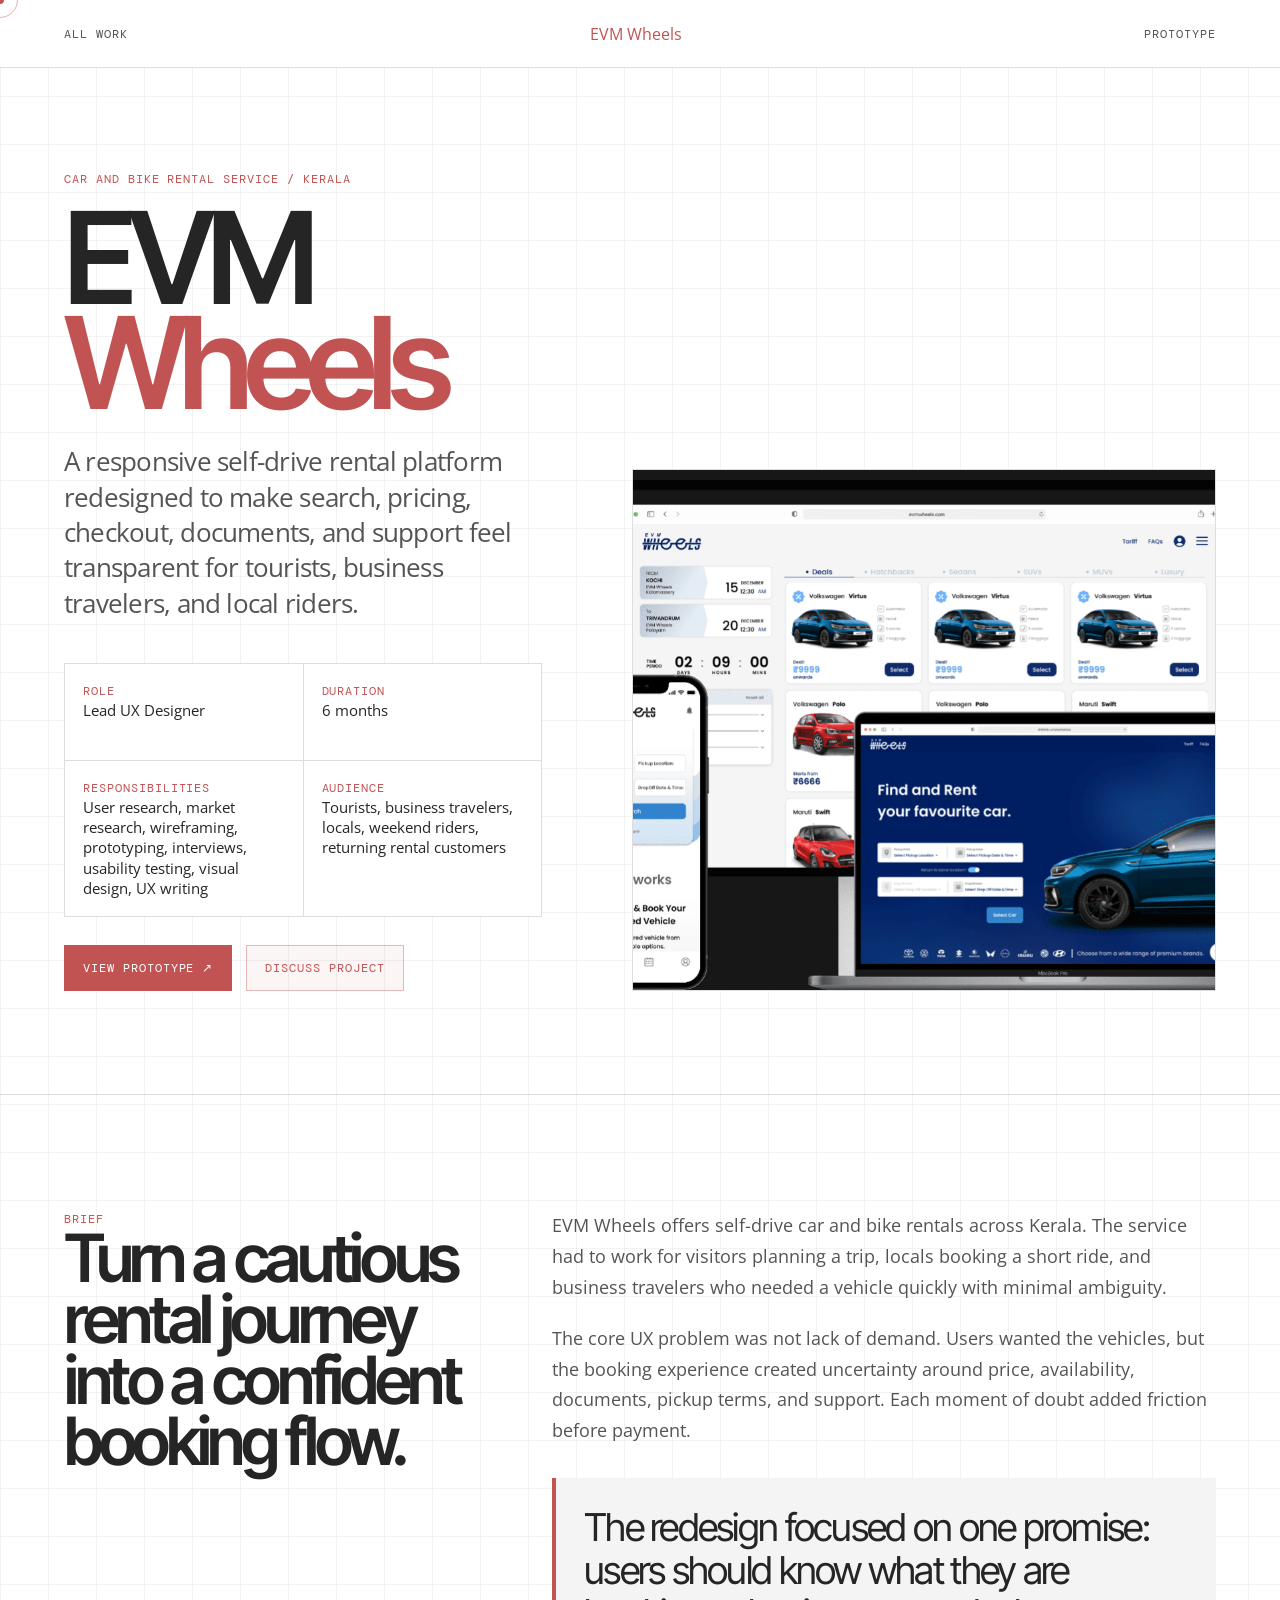
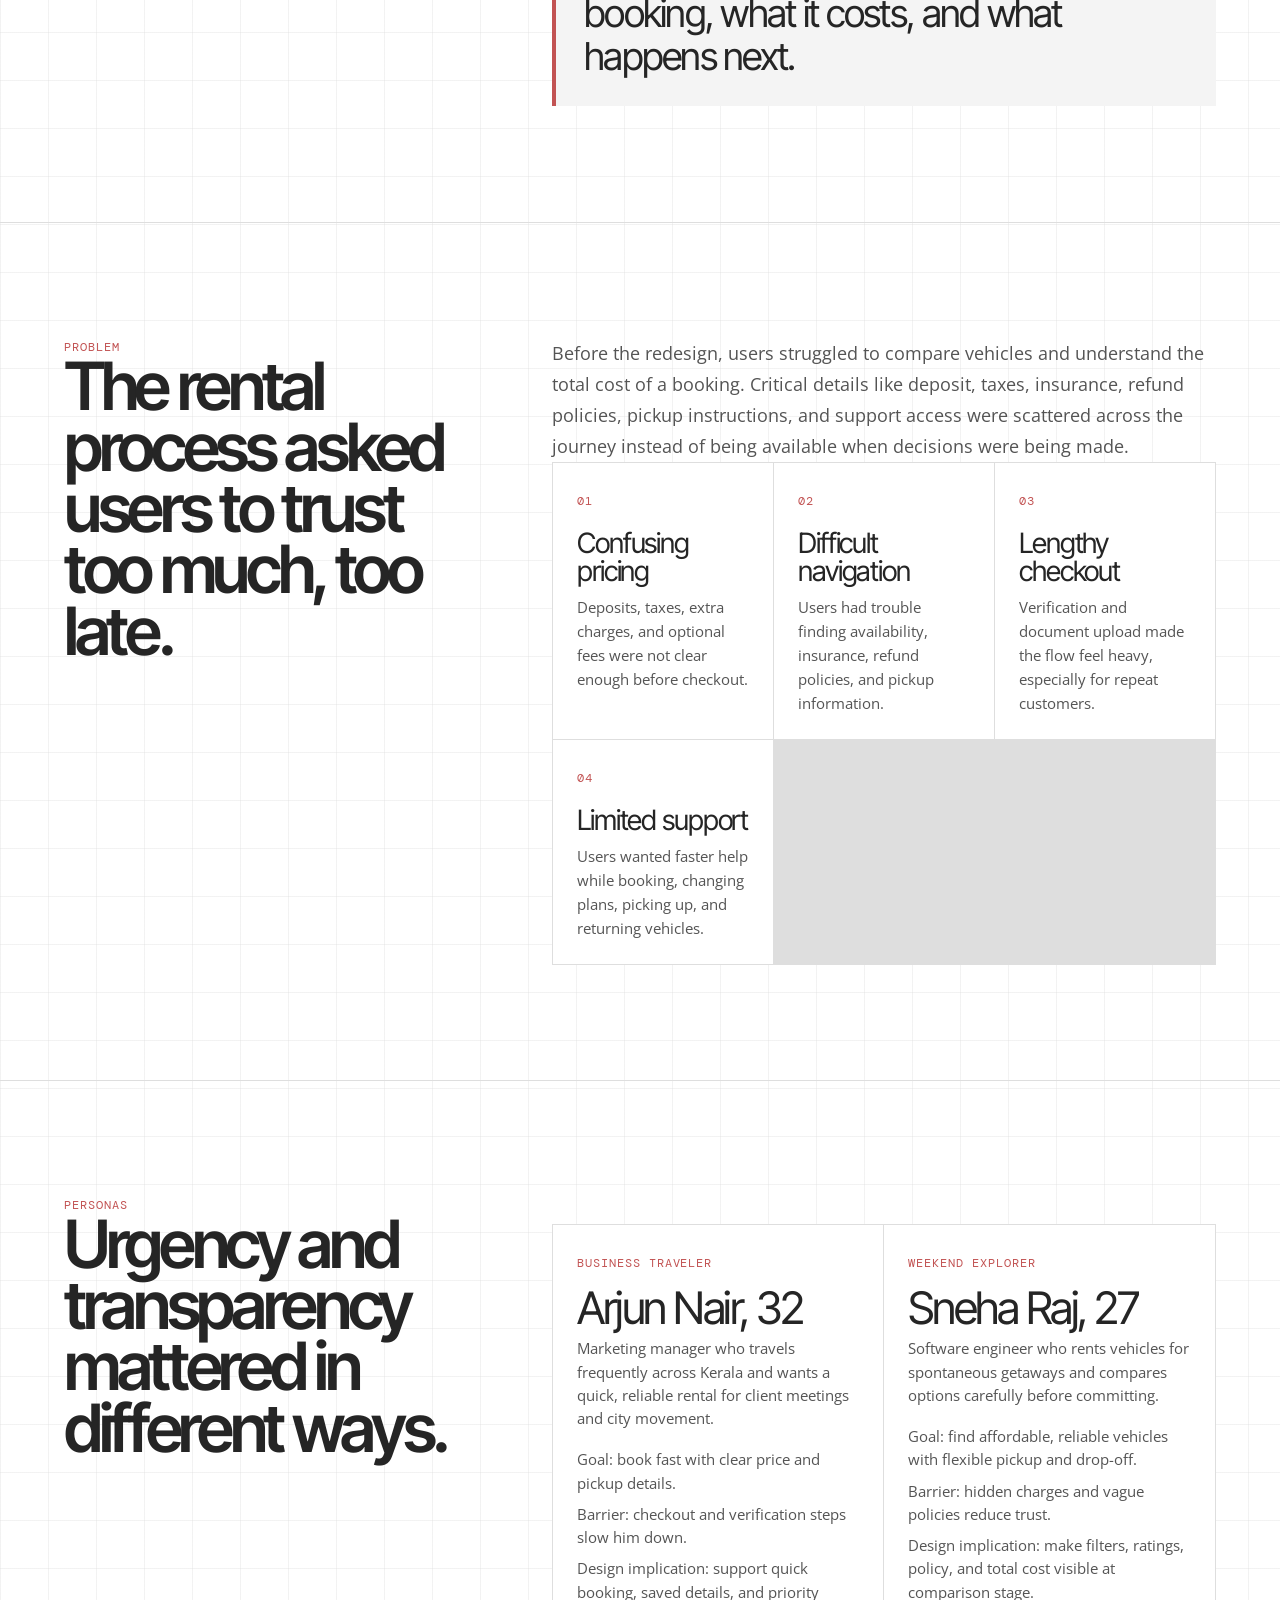
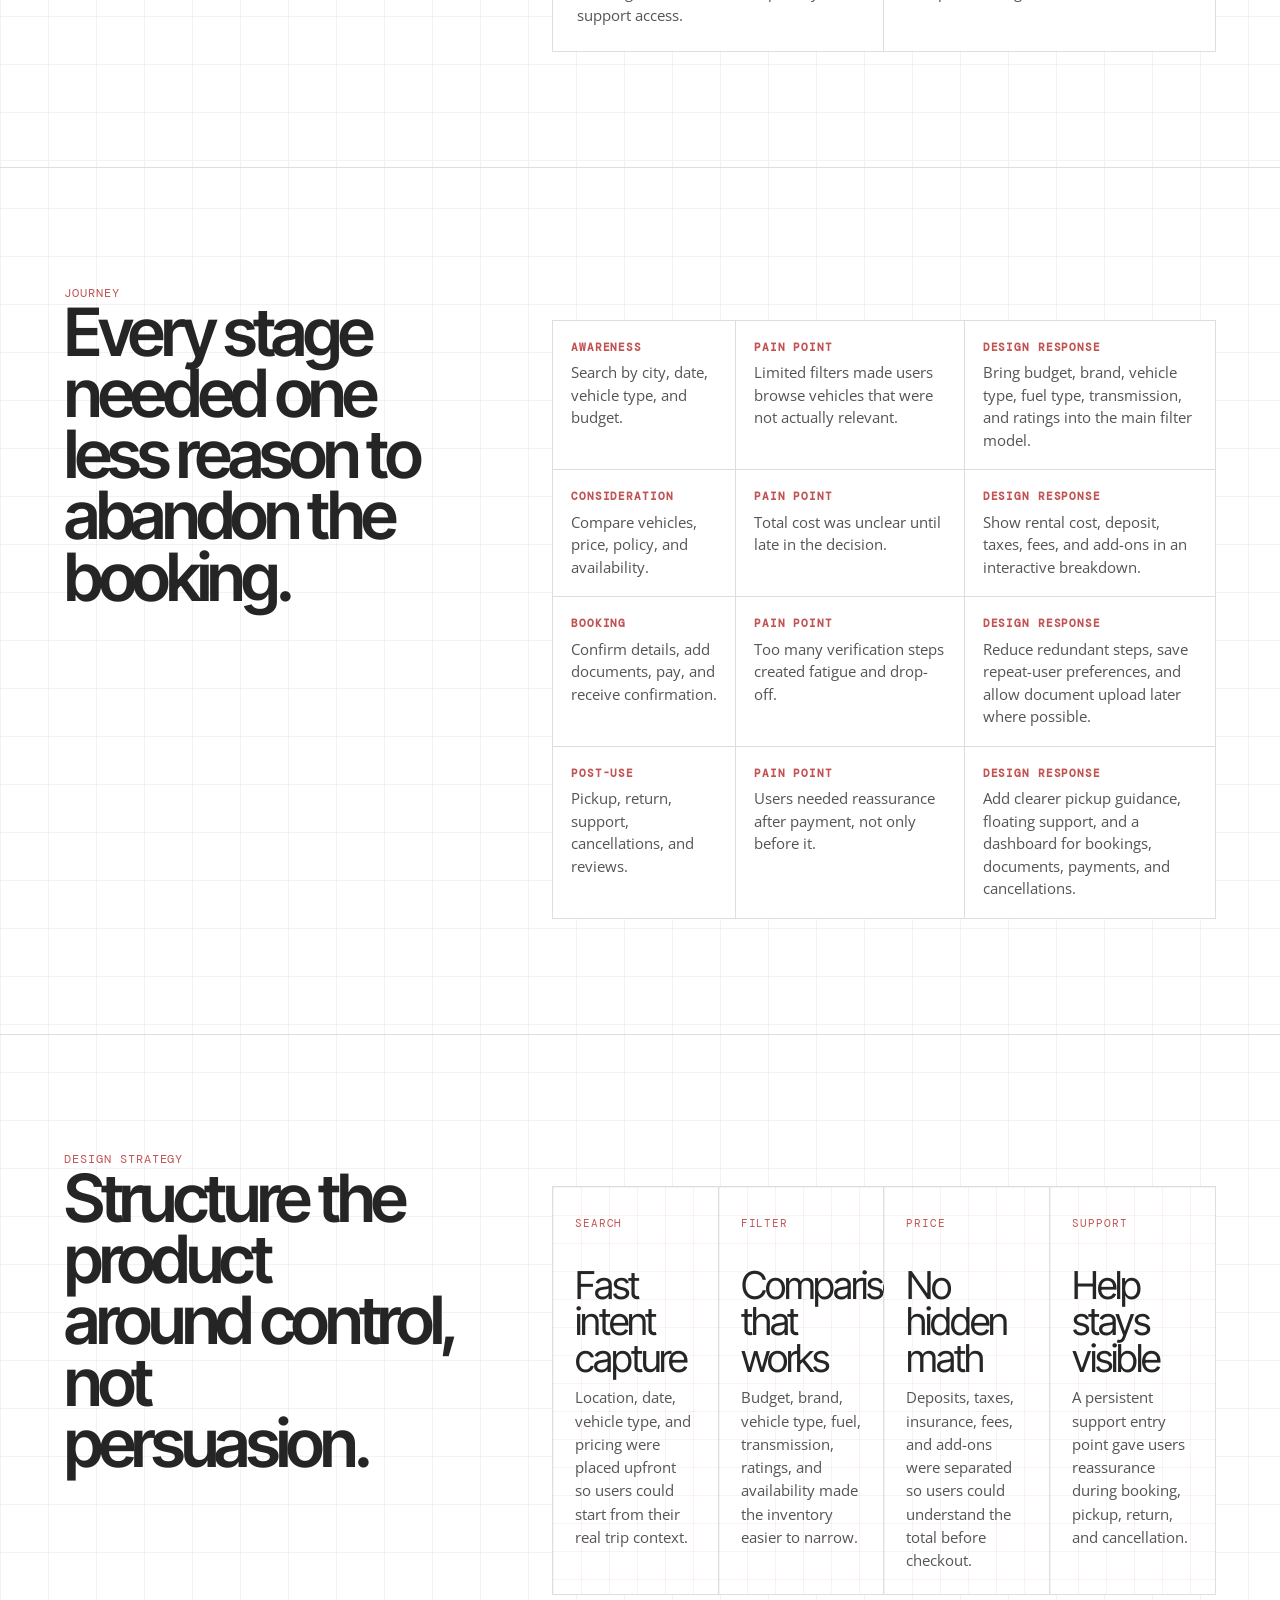
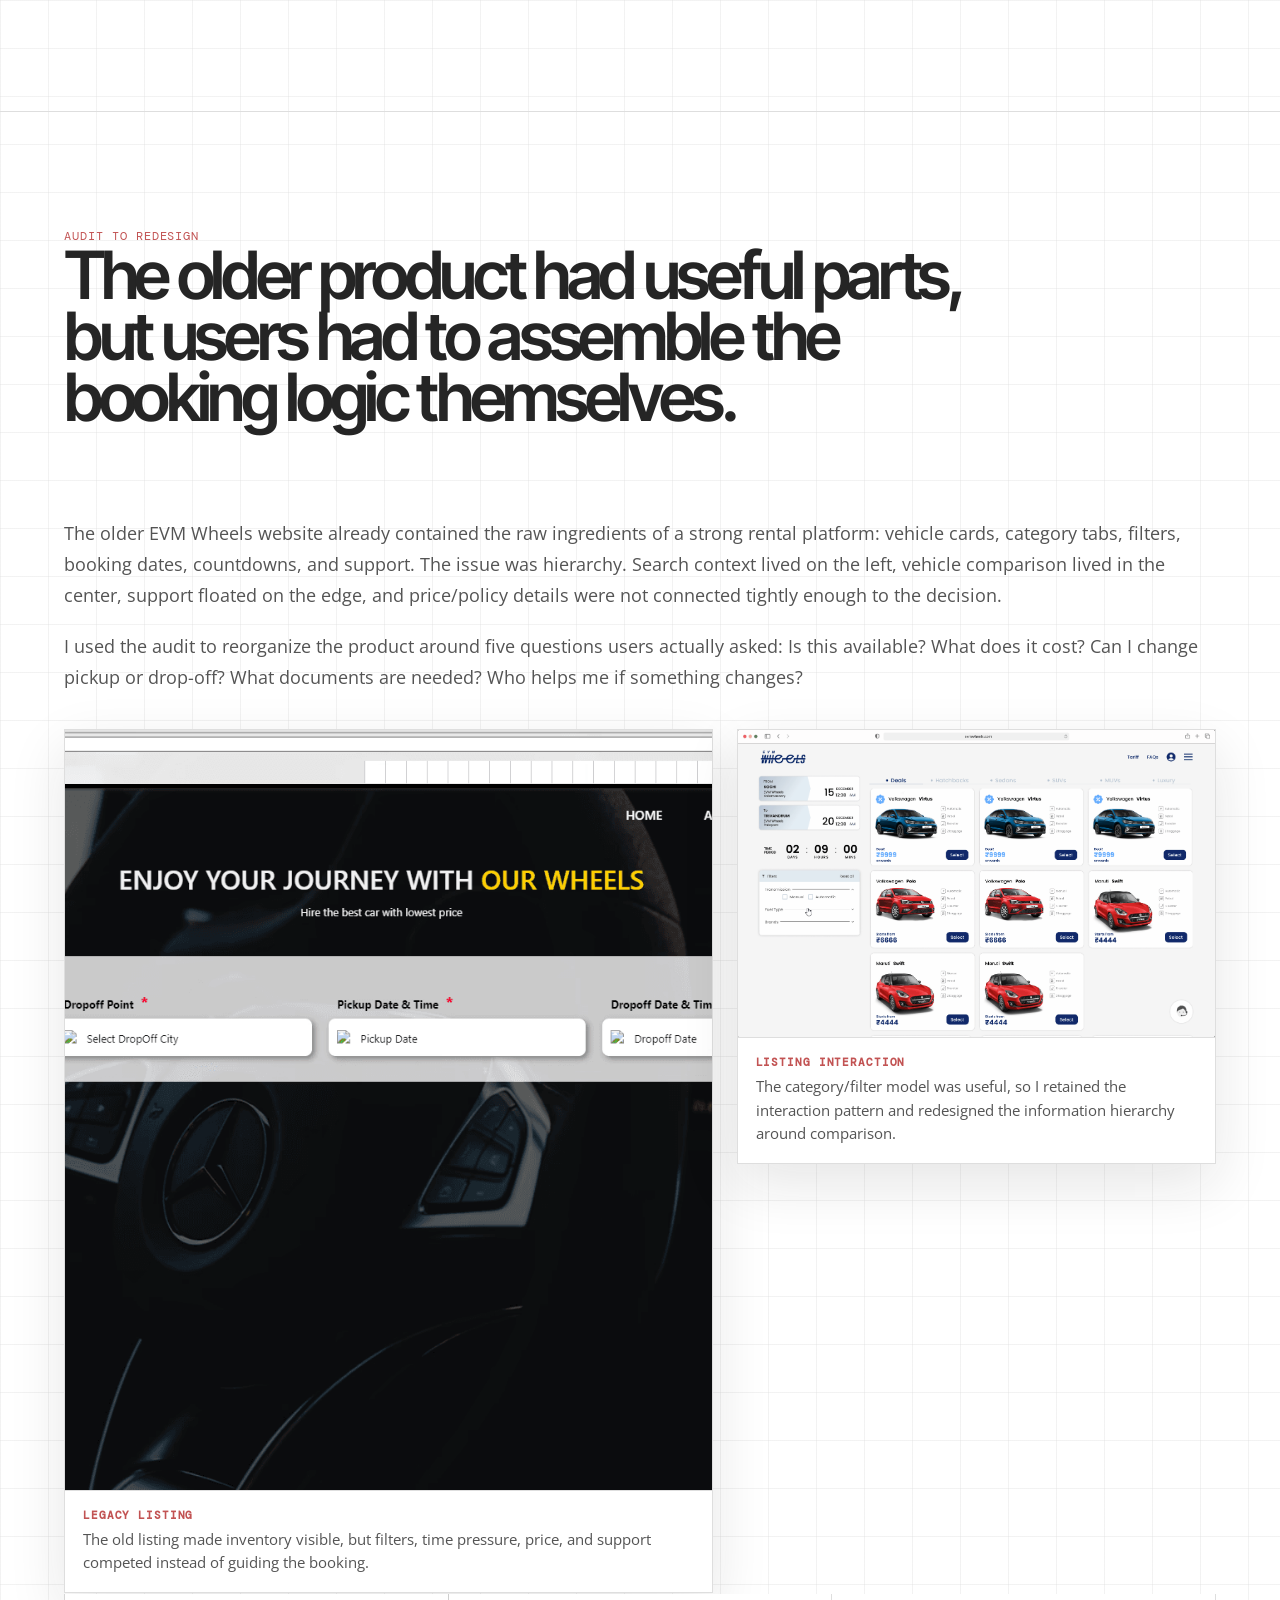
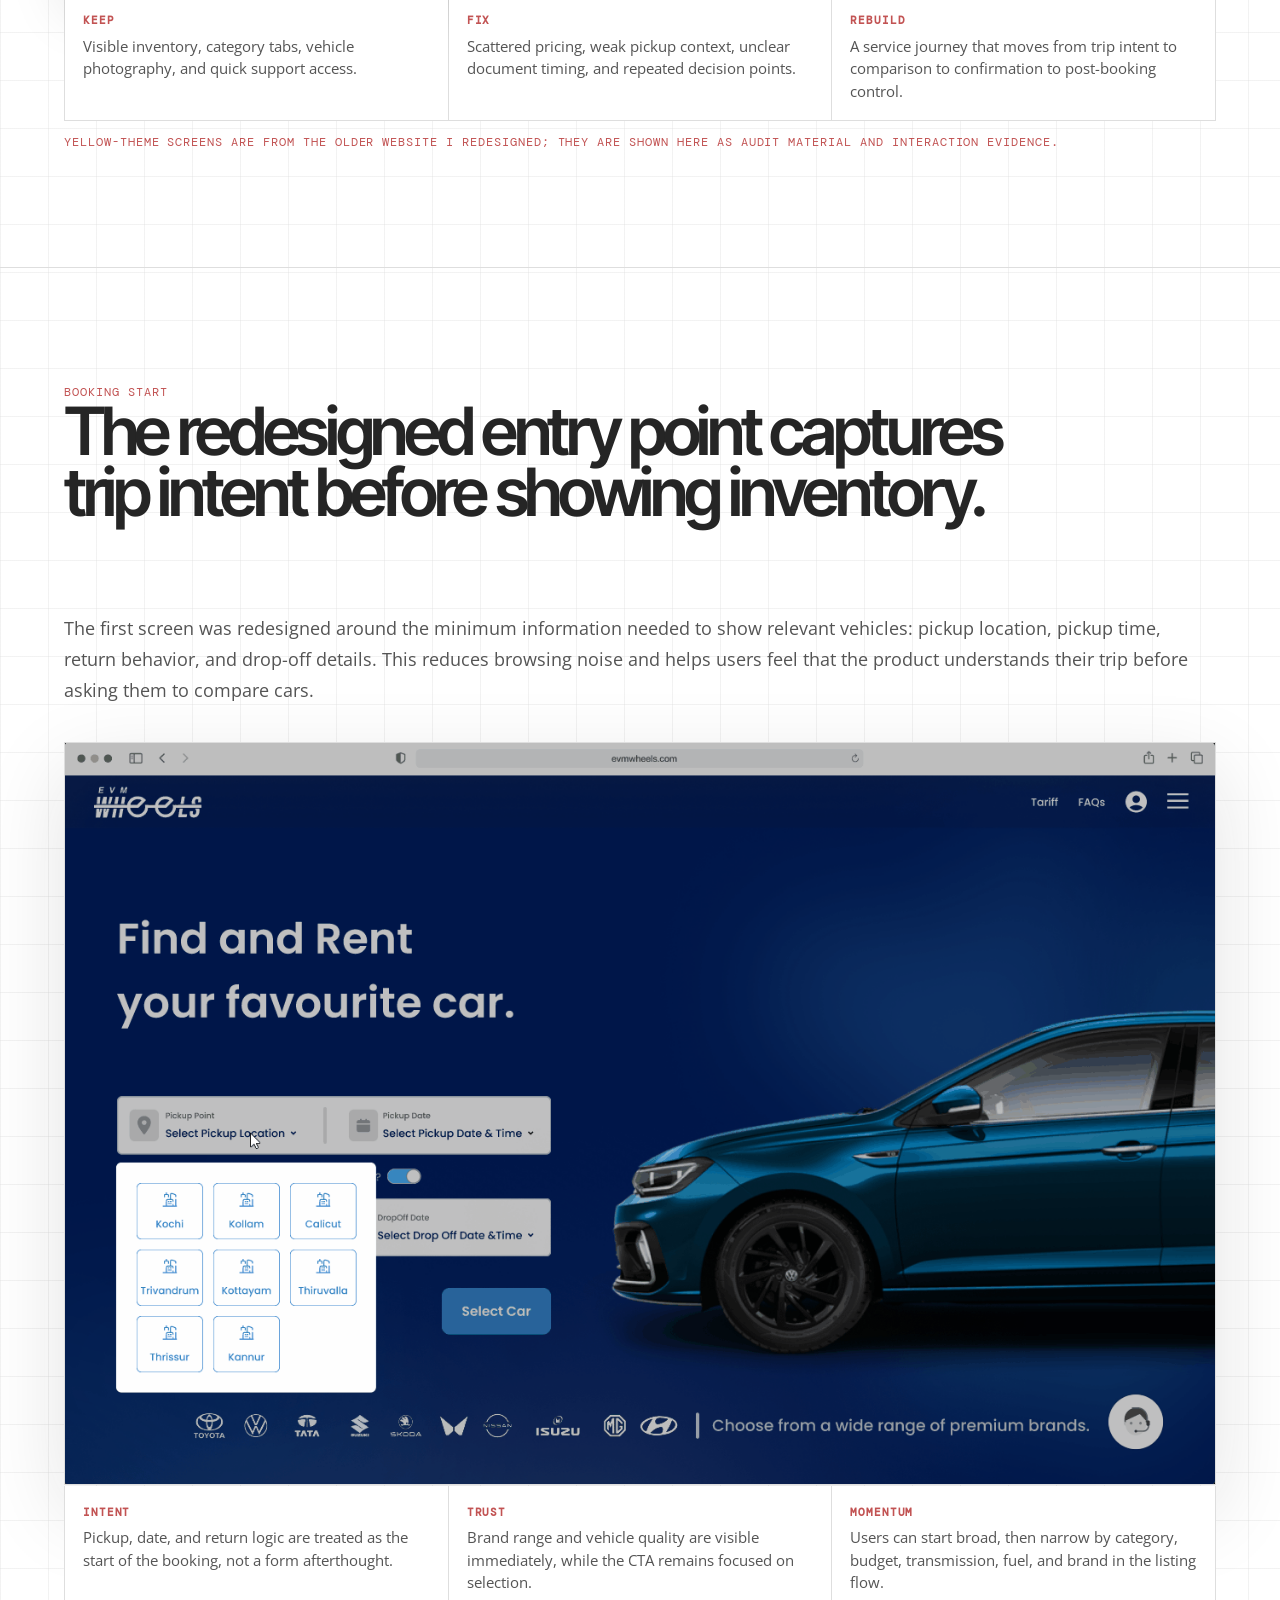
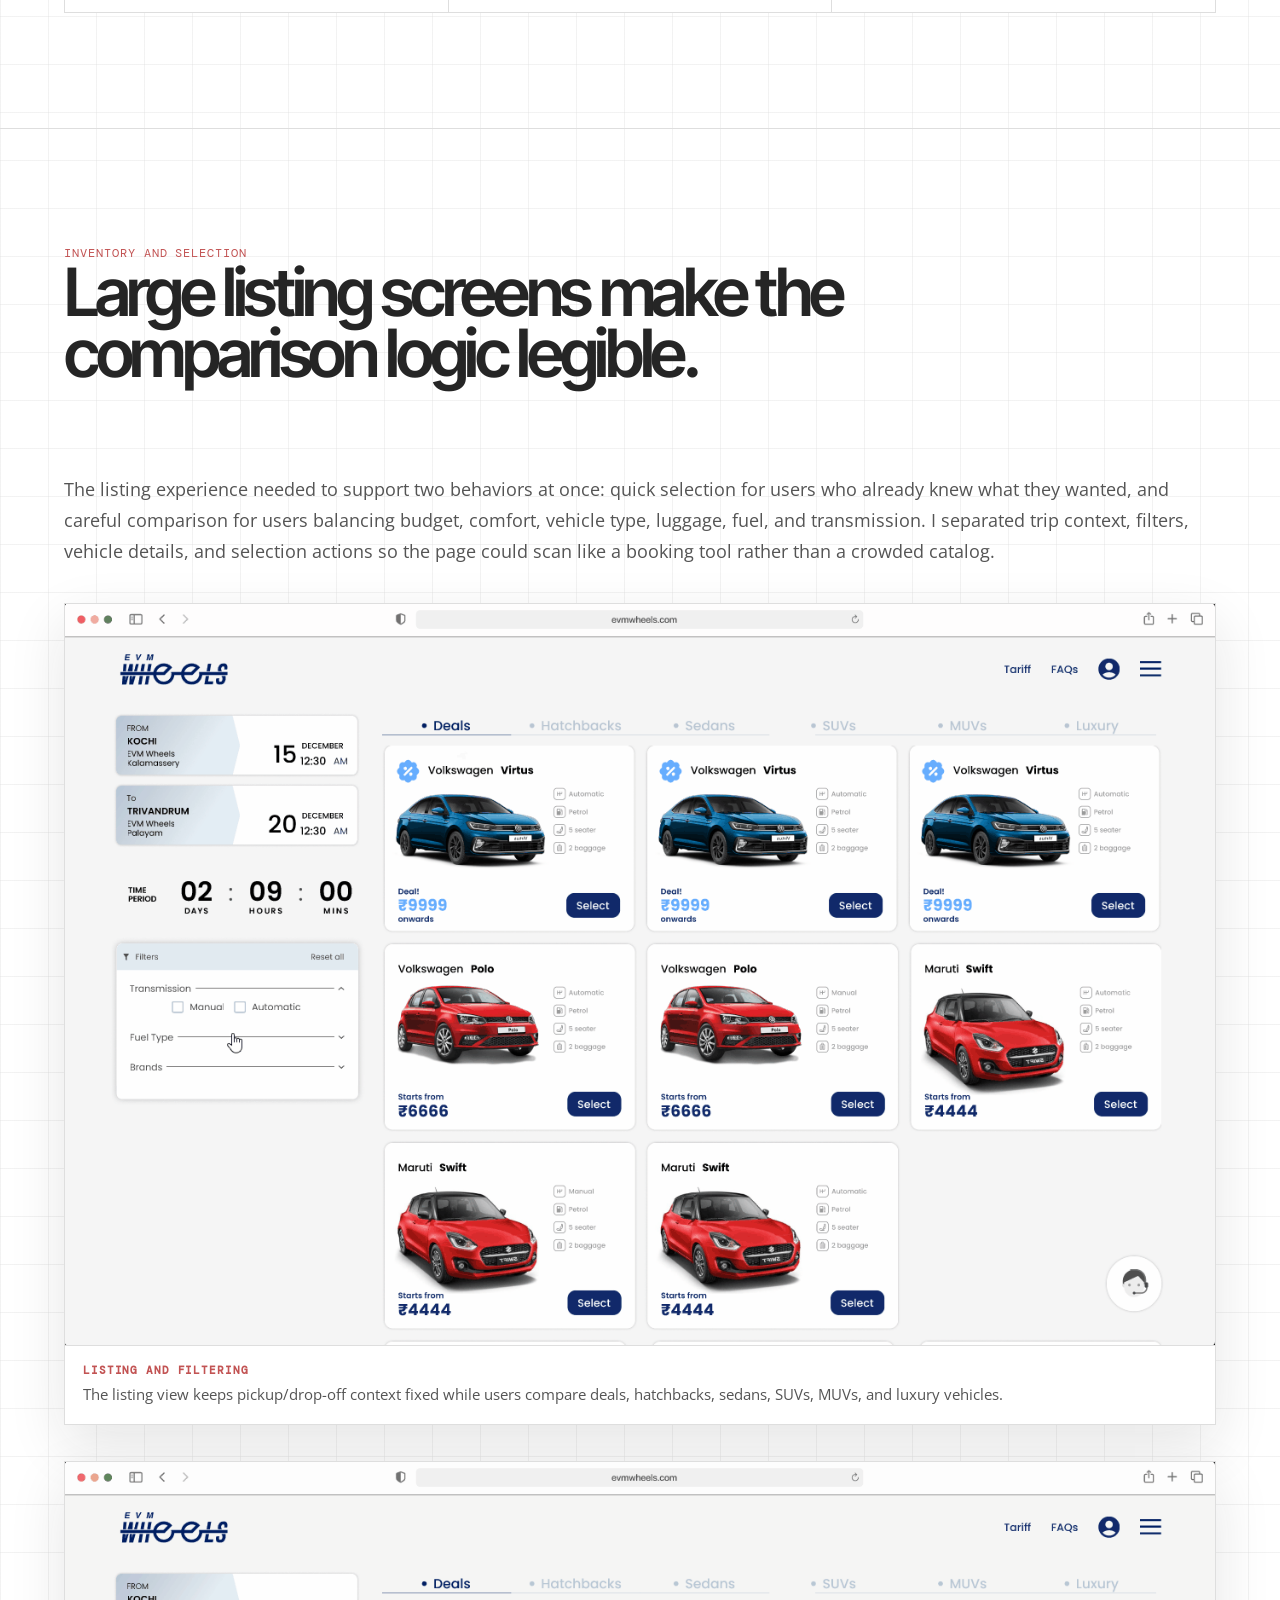
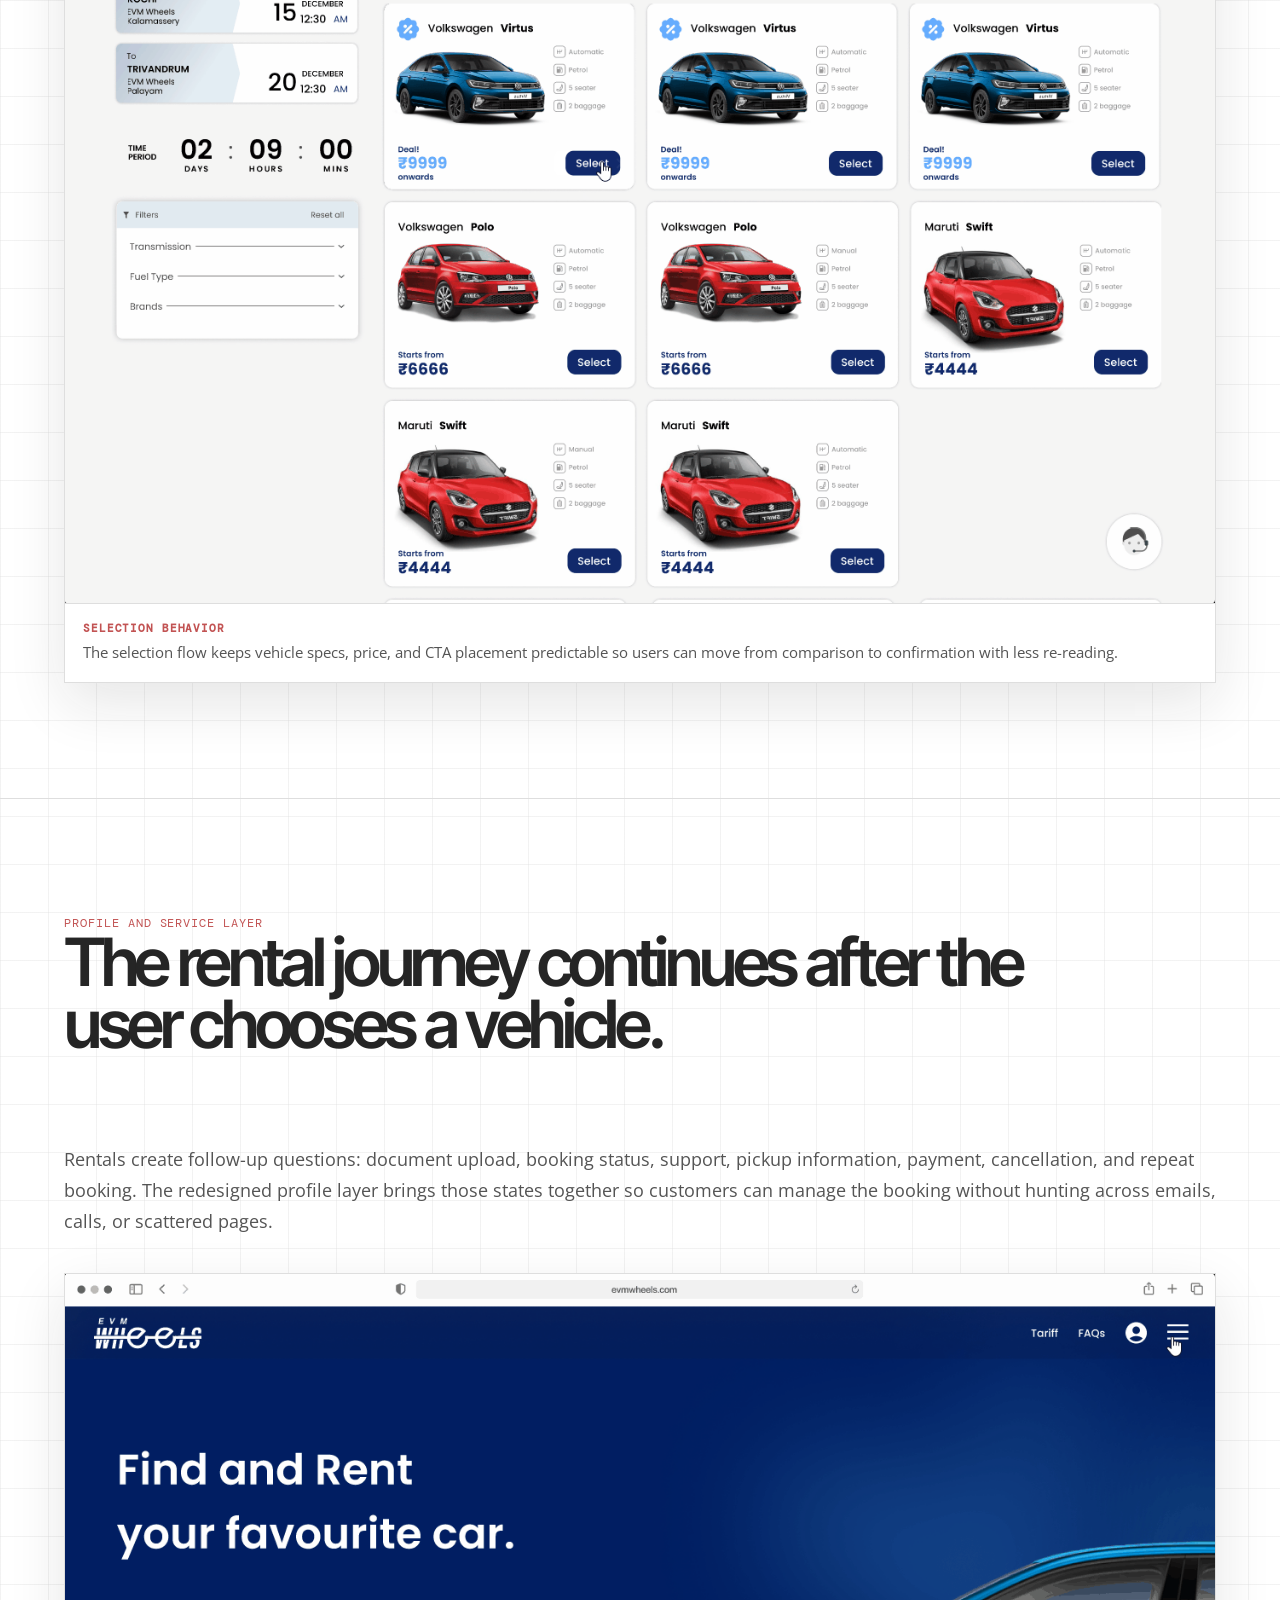
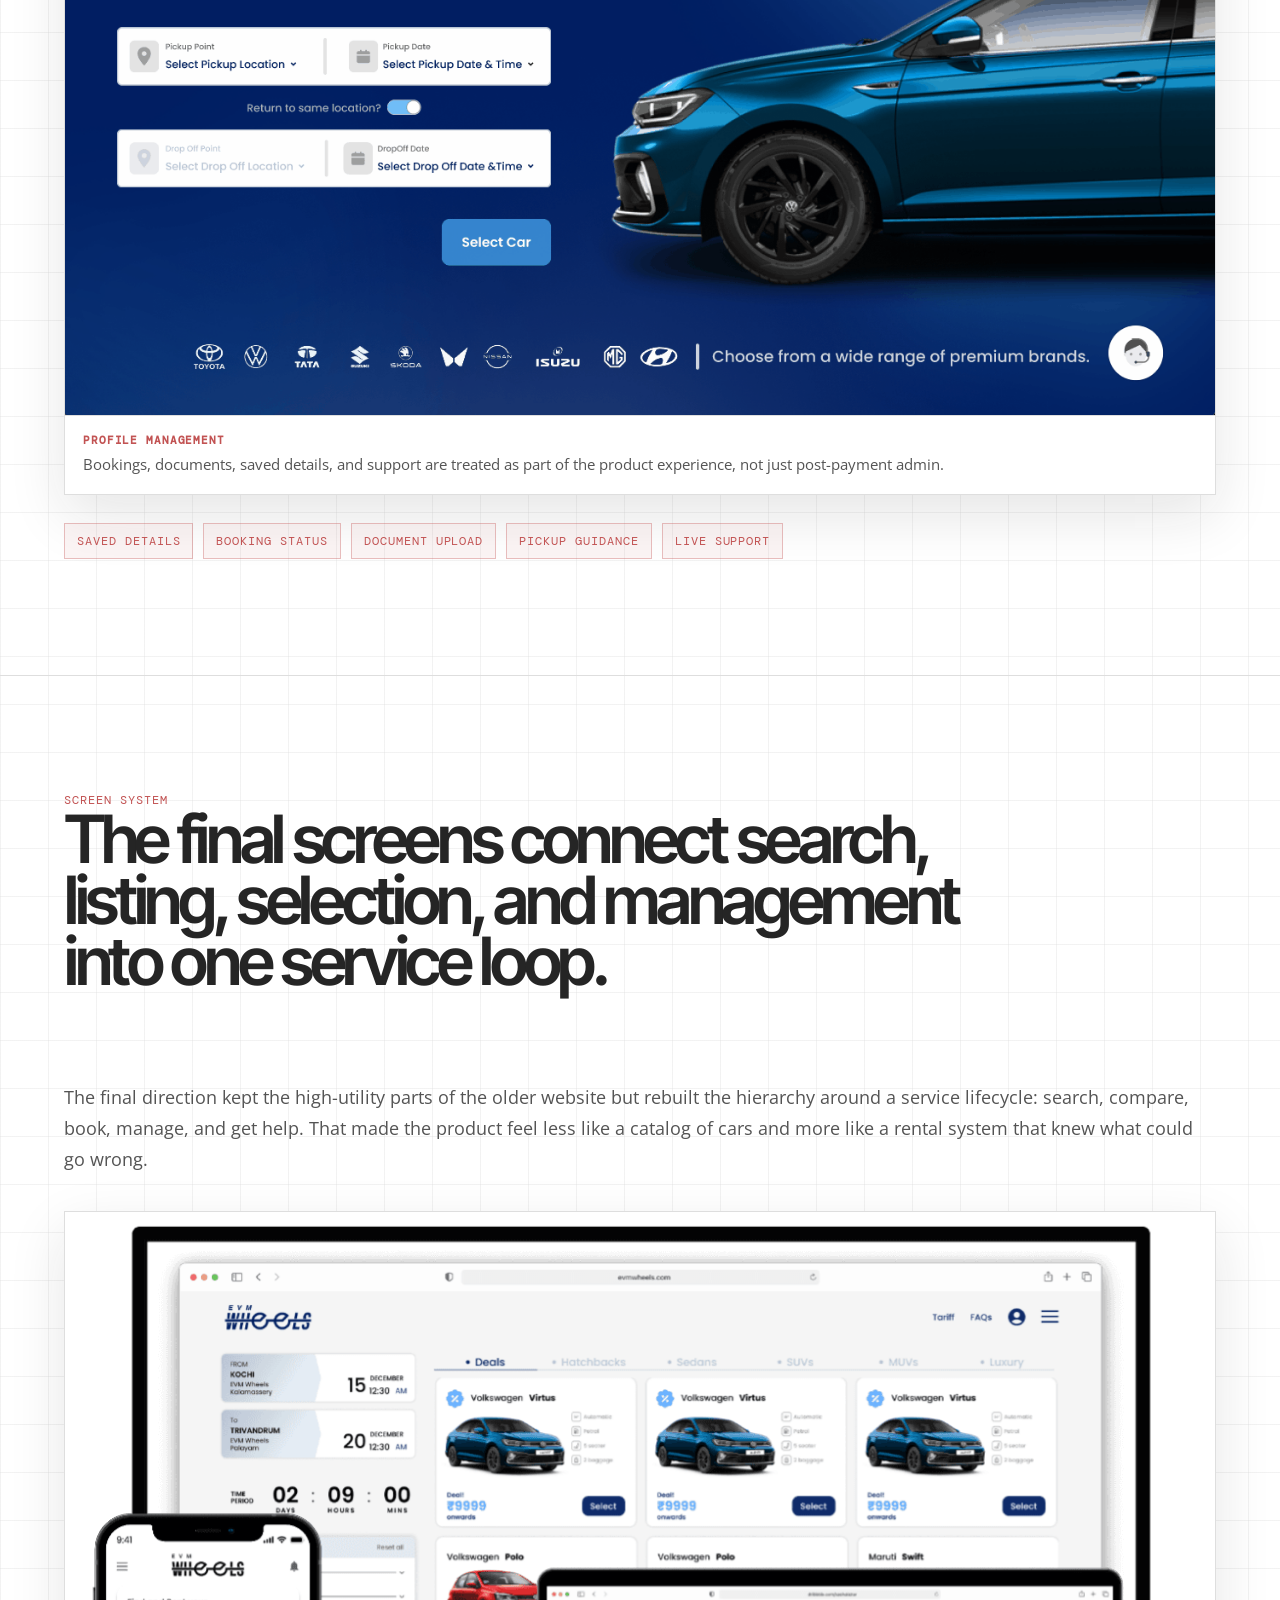
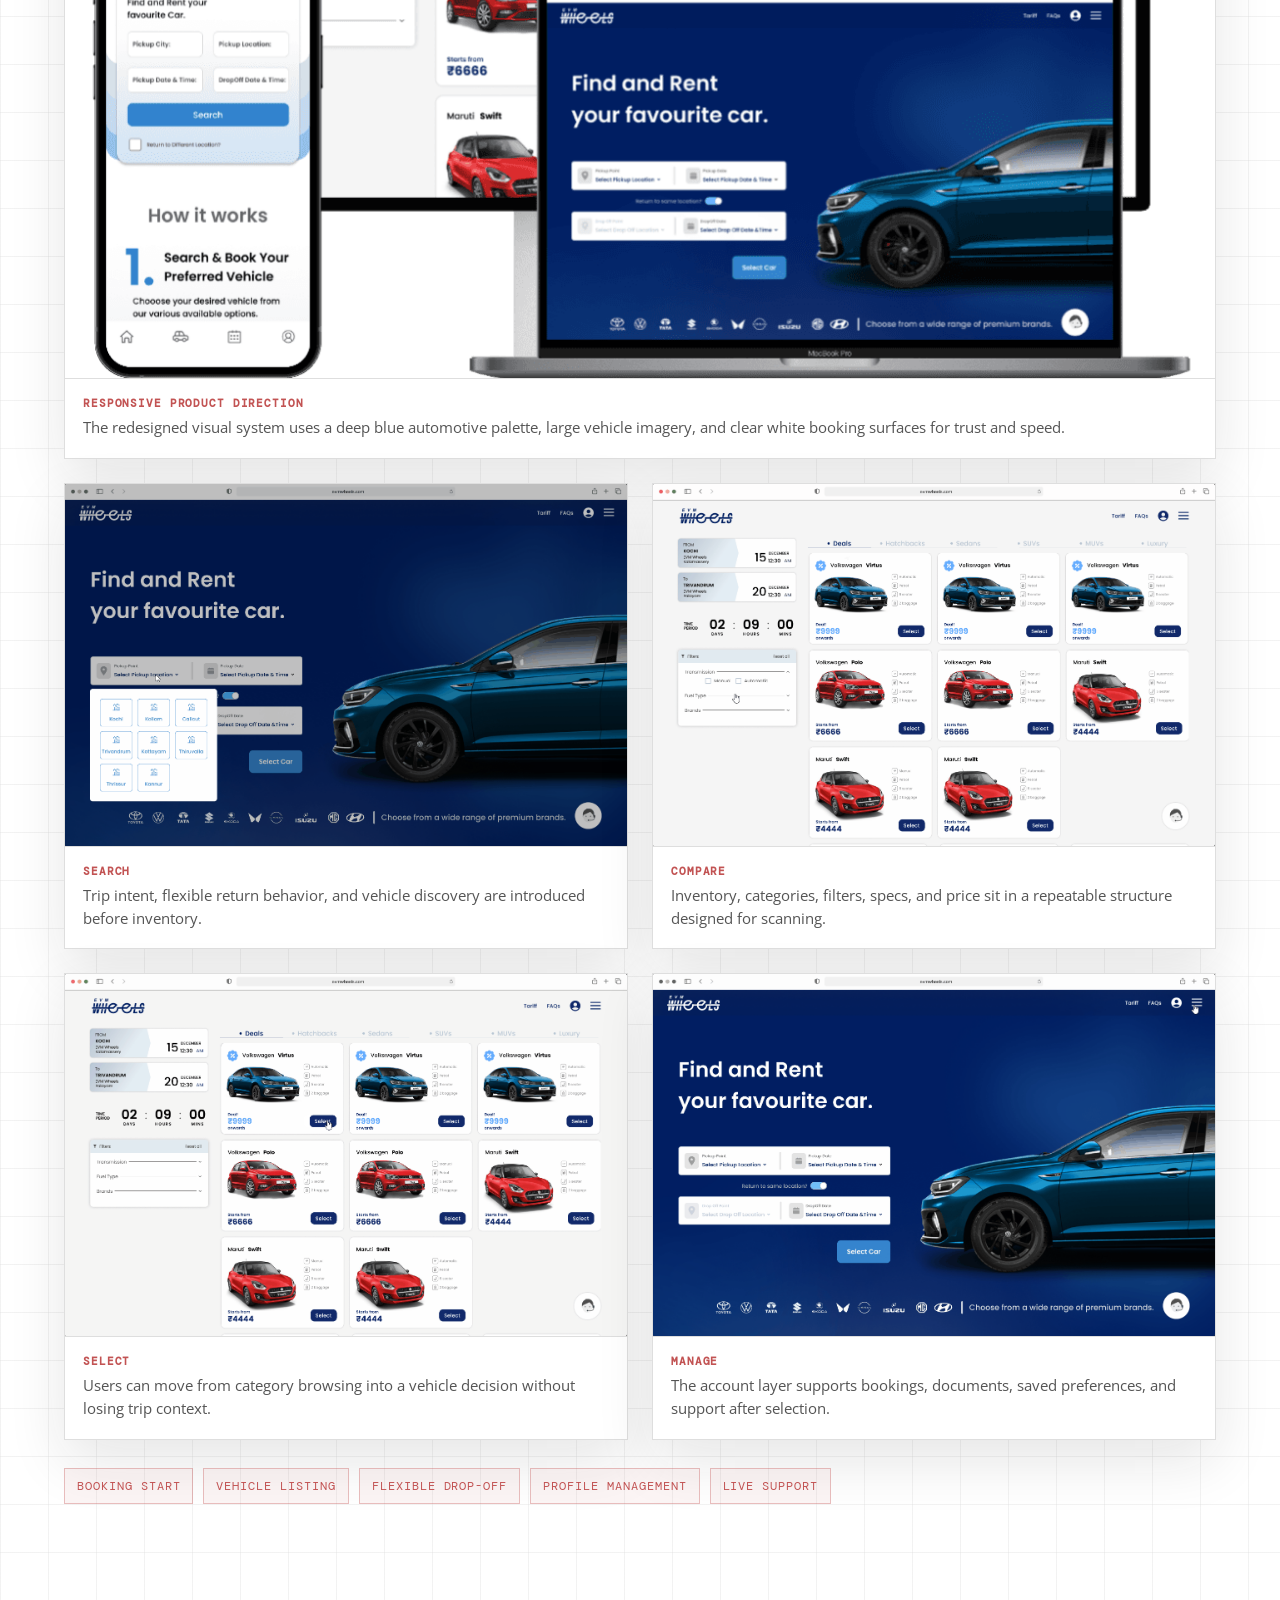
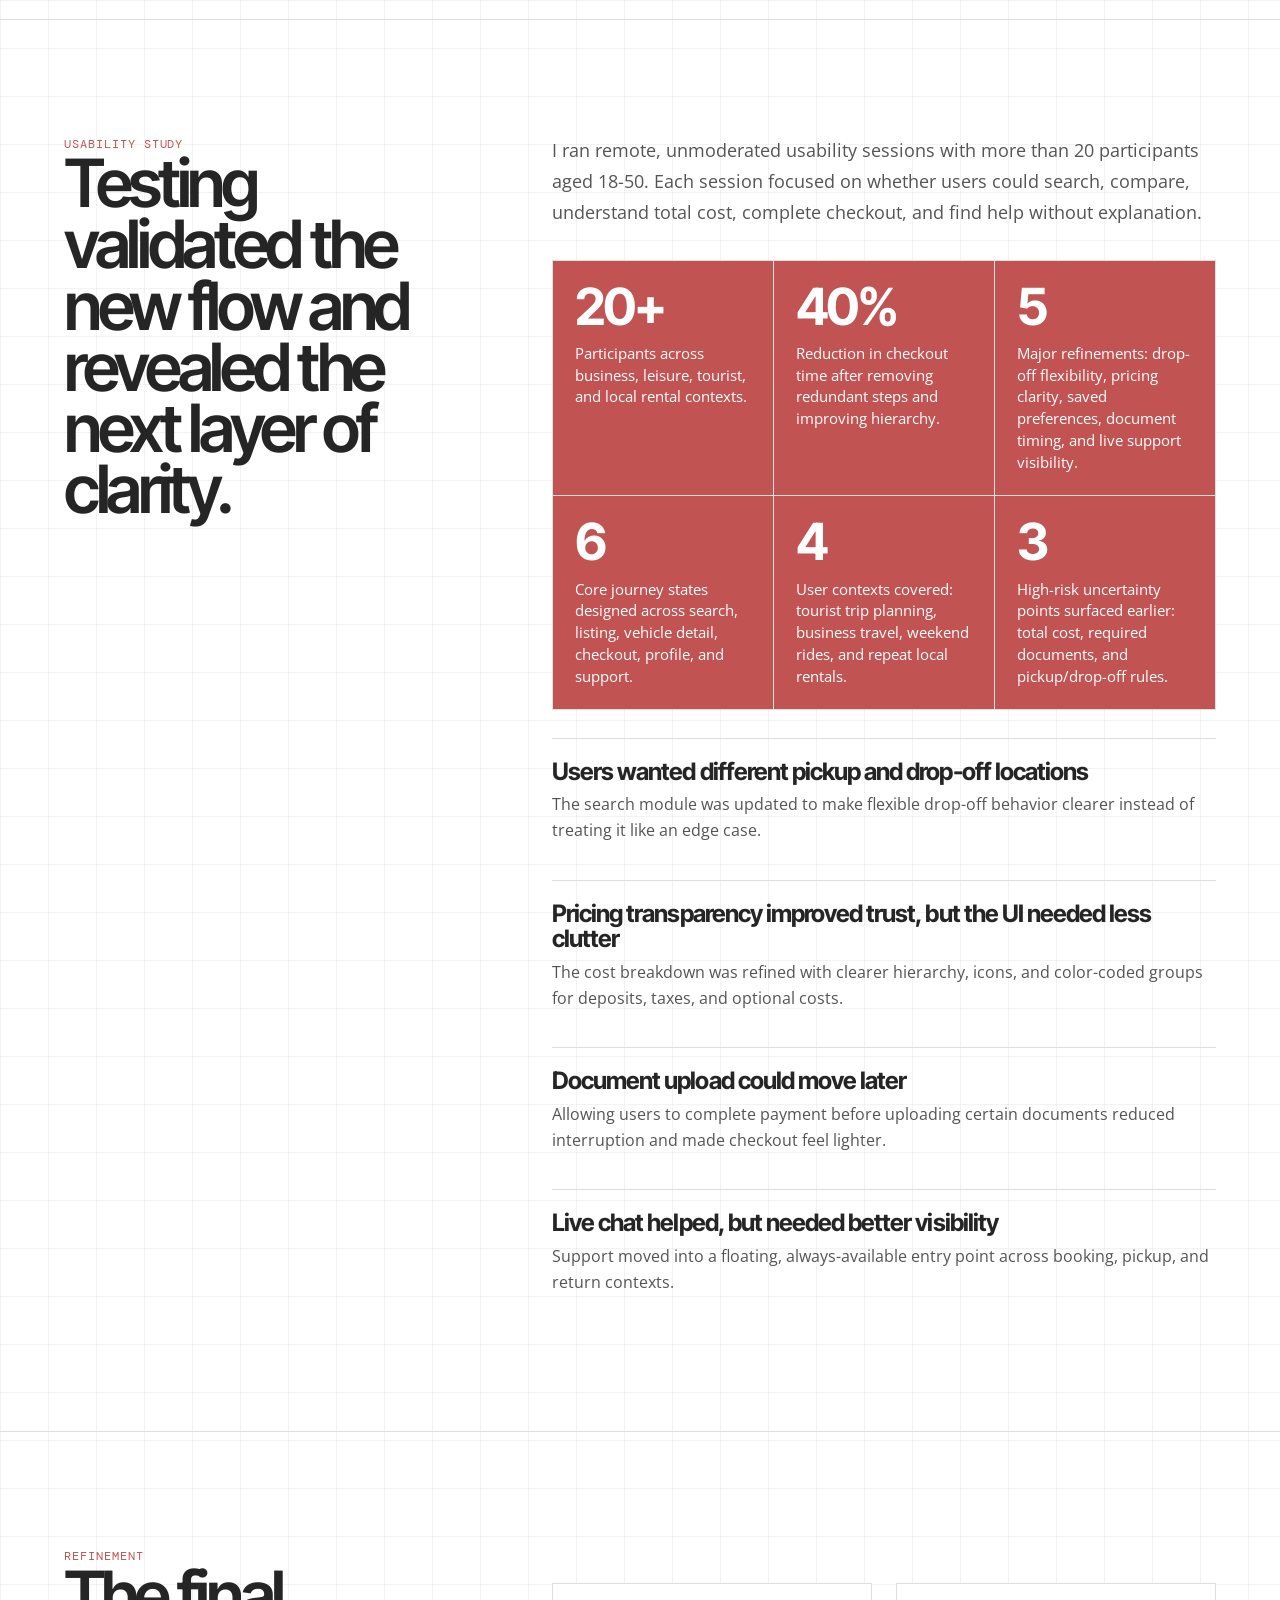
<file: work/evm-wheels.html>
<!DOCTYPE html>
<html lang="en">
<head>
  <meta charset="UTF-8">
  <meta name="viewport" content="width=device-width, initial-scale=1.0">
  <meta name="theme-color" content="#ffffff">
  <title>EVM Wheels - Case Study - Chandu MP</title>
  <link rel="icon" href="../favicon.svg" type="image/svg+xml">
  <link rel="preconnect" href="https://fonts.googleapis.com">
  <link rel="preconnect" href="https://fonts.gstatic.com" crossorigin>
  <link href="https://fonts.googleapis.com/css2?family=DM+Mono:wght@300;400&family=Inter+Tight:wght@500;600;700&family=Open+Sans:wght@400;500;600&display=swap" rel="stylesheet">
  <link rel="stylesheet" href="../css/tokens.css">
  <link rel="stylesheet" href="../css/reset.css">
  <link rel="stylesheet" href="../css/case-study-redesign.css">
</head>
<body>
  <div class="cursor-dot" aria-hidden="true"></div>
  <div class="cursor-ring" aria-hidden="true"></div>

  <nav class="case-nav">
    <a href="../index.html">All work</a>
    <span class="case-nav-title">EVM Wheels</span>
    <a href="https://www.figma.com/proto/4JBEGCHSIcYanLUZ5nXBll/EVM-Wheels-REvision?node-id=69-22381&p=f&viewport=99%2C105%2C0.02&t=UCQb12Wn1xDL4J2Y-1&scaling=contain&content-scaling=fixed&starting-point-node-id=69%3A22381&show-proto-sidebar=1&page-id=1%3A675" target="_blank" rel="noopener">Prototype</a>
  </nav>

  <main>
    <section class="case-hero">
      <div data-reveal>
        <p class="case-label">Car and bike rental service / Kerala</p>
        <h1 class="case-title">EVM <em>Wheels</em></h1>
        <p class="case-summary">
          A responsive self-drive rental platform redesigned to make search, pricing,
          checkout, documents, and support feel transparent for tourists, business travelers,
          and local riders.
        </p>
        <div class="case-meta">
          <div class="case-meta-item">
            <div class="case-meta-label">Role</div>
            <div class="case-meta-value">Lead UX Designer</div>
          </div>
          <div class="case-meta-item">
            <div class="case-meta-label">Duration</div>
            <div class="case-meta-value">6 months</div>
          </div>
          <div class="case-meta-item">
            <div class="case-meta-label">Responsibilities</div>
            <div class="case-meta-value">User research, market research, wireframing, prototyping, interviews, usability testing, visual design, UX writing</div>
          </div>
          <div class="case-meta-item">
            <div class="case-meta-label">Audience</div>
            <div class="case-meta-value">Tourists, business travelers, locals, weekend riders, returning rental customers</div>
          </div>
        </div>
        <div class="case-cta-row">
          <a class="case-button primary" href="https://www.figma.com/proto/4JBEGCHSIcYanLUZ5nXBll/EVM-Wheels-REvision?node-id=69-22381&p=f&viewport=99%2C105%2C0.02&t=UCQb12Wn1xDL4J2Y-1&scaling=contain&content-scaling=fixed&starting-point-node-id=69%3A22381&show-proto-sidebar=1&page-id=1%3A675" target="_blank" rel="noopener">View Prototype ↗</a>
          <a class="case-button" href="mailto:chandu.mp.14@gmail.com">Discuss Project</a>
        </div>
      </div>

      <div class="case-hero-media" data-reveal>
        <img src="../assets/images/projects/case-study-assets/evm-hero.png" alt="EVM Wheels responsive rental platform screens">
      </div>
    </section>

    <section class="case-section">
      <div class="case-section-grid">
        <div data-reveal>
          <p class="case-label">Brief</p>
          <h2>Turn a cautious rental journey into a confident booking flow.</h2>
        </div>
        <div data-reveal>
          <p class="case-body">
            EVM Wheels offers self-drive car and bike rentals across Kerala. The service had to
            work for visitors planning a trip, locals booking a short ride, and business travelers
            who needed a vehicle quickly with minimal ambiguity.
          </p>
          <p class="case-body">
            The core UX problem was not lack of demand. Users wanted the vehicles, but the booking
            experience created uncertainty around price, availability, documents, pickup terms,
            and support. Each moment of doubt added friction before payment.
          </p>
          <blockquote class="case-quote">The redesign focused on one promise: users should know what they are booking, what it costs, and what happens next.</blockquote>
        </div>
      </div>
    </section>

    <section class="case-section">
      <div class="case-section-grid">
        <div data-reveal>
          <p class="case-label">Problem</p>
          <h2>The rental process asked users to trust too much, too late.</h2>
        </div>
        <div data-reveal>
          <p class="case-body">
            Before the redesign, users struggled to compare vehicles and understand the total cost
            of a booking. Critical details like deposit, taxes, insurance, refund policies, pickup
            instructions, and support access were scattered across the journey instead of being
            available when decisions were being made.
          </p>
          <div class="case-card-grid">
            <article class="case-card">
              <span class="case-label">01</span>
              <h3>Confusing pricing</h3>
              <p>Deposits, taxes, extra charges, and optional fees were not clear enough before checkout.</p>
            </article>
            <article class="case-card">
              <span class="case-label">02</span>
              <h3>Difficult navigation</h3>
              <p>Users had trouble finding availability, insurance, refund policies, and pickup information.</p>
            </article>
            <article class="case-card">
              <span class="case-label">03</span>
              <h3>Lengthy checkout</h3>
              <p>Verification and document upload made the flow feel heavy, especially for repeat customers.</p>
            </article>
            <article class="case-card">
              <span class="case-label">04</span>
              <h3>Limited support</h3>
              <p>Users wanted faster help while booking, changing plans, picking up, and returning vehicles.</p>
            </article>
          </div>
        </div>
      </div>
    </section>

    <section class="case-section">
      <div class="case-section-grid">
        <div data-reveal>
          <p class="case-label">Personas</p>
          <h2>Urgency and transparency mattered in different ways.</h2>
        </div>
        <div data-reveal>
          <div class="persona-grid">
            <article class="persona-card">
              <span class="case-label">Business traveler</span>
              <h3>Arjun Nair, 32</h3>
              <p>Marketing manager who travels frequently across Kerala and wants a quick, reliable rental for client meetings and city movement.</p>
              <ul>
                <li>Goal: book fast with clear price and pickup details.</li>
                <li>Barrier: checkout and verification steps slow him down.</li>
                <li>Design implication: support quick booking, saved details, and priority support access.</li>
              </ul>
            </article>
            <article class="persona-card">
              <span class="case-label">Weekend explorer</span>
              <h3>Sneha Raj, 27</h3>
              <p>Software engineer who rents vehicles for spontaneous getaways and compares options carefully before committing.</p>
              <ul>
                <li>Goal: find affordable, reliable vehicles with flexible pickup and drop-off.</li>
                <li>Barrier: hidden charges and vague policies reduce trust.</li>
                <li>Design implication: make filters, ratings, policy, and total cost visible at comparison stage.</li>
              </ul>
            </article>
          </div>
        </div>
      </div>
    </section>

    <section class="case-section">
      <div class="case-section-grid">
        <div data-reveal>
          <p class="case-label">Journey</p>
          <h2>Every stage needed one less reason to abandon the booking.</h2>
        </div>
        <div data-reveal>
          <div class="journey-map">
            <div class="journey-row">
              <div class="journey-cell"><strong>Awareness</strong>Search by city, date, vehicle type, and budget.</div>
              <div class="journey-cell"><strong>Pain point</strong>Limited filters made users browse vehicles that were not actually relevant.</div>
              <div class="journey-cell"><strong>Design response</strong>Bring budget, brand, vehicle type, fuel type, transmission, and ratings into the main filter model.</div>
            </div>
            <div class="journey-row">
              <div class="journey-cell"><strong>Consideration</strong>Compare vehicles, price, policy, and availability.</div>
              <div class="journey-cell"><strong>Pain point</strong>Total cost was unclear until late in the decision.</div>
              <div class="journey-cell"><strong>Design response</strong>Show rental cost, deposit, taxes, fees, and add-ons in an interactive breakdown.</div>
            </div>
            <div class="journey-row">
              <div class="journey-cell"><strong>Booking</strong>Confirm details, add documents, pay, and receive confirmation.</div>
              <div class="journey-cell"><strong>Pain point</strong>Too many verification steps created fatigue and drop-off.</div>
              <div class="journey-cell"><strong>Design response</strong>Reduce redundant steps, save repeat-user preferences, and allow document upload later where possible.</div>
            </div>
            <div class="journey-row">
              <div class="journey-cell"><strong>Post-use</strong>Pickup, return, support, cancellations, and reviews.</div>
              <div class="journey-cell"><strong>Pain point</strong>Users needed reassurance after payment, not only before it.</div>
              <div class="journey-cell"><strong>Design response</strong>Add clearer pickup guidance, floating support, and a dashboard for bookings, documents, payments, and cancellations.</div>
            </div>
          </div>
        </div>
      </div>
    </section>

    <section class="case-section">
      <div class="case-section-grid">
        <div data-reveal>
          <p class="case-label">Design strategy</p>
          <h2>Structure the product around control, not persuasion.</h2>
        </div>
        <div data-reveal>
          <div class="process-board">
            <div class="process-step">
              <span>Search</span>
              <h3>Fast intent capture</h3>
              <p>Location, date, vehicle type, and pricing were placed upfront so users could start from their real trip context.</p>
            </div>
            <div class="process-step">
              <span>Filter</span>
              <h3>Comparison that works</h3>
              <p>Budget, brand, vehicle type, fuel, transmission, ratings, and availability made the inventory easier to narrow.</p>
            </div>
            <div class="process-step">
              <span>Price</span>
              <h3>No hidden math</h3>
              <p>Deposits, taxes, insurance, fees, and add-ons were separated so users could understand the total before checkout.</p>
            </div>
            <div class="process-step">
              <span>Support</span>
              <h3>Help stays visible</h3>
              <p>A persistent support entry point gave users reassurance during booking, pickup, return, and cancellation.</p>
            </div>
          </div>
        </div>
      </div>
    </section>

    <section class="case-section media-section">
      <div class="case-section-grid">
        <div data-reveal>
          <p class="case-label">Audit to redesign</p>
          <h2>The older product had useful parts, but users had to assemble the booking logic themselves.</h2>
        </div>
        <div data-reveal>
          <p class="case-body">
            The older EVM Wheels website already contained the raw ingredients of a strong rental
            platform: vehicle cards, category tabs, filters, booking dates, countdowns, and support.
            The issue was hierarchy. Search context lived on the left, vehicle comparison lived in
            the center, support floated on the edge, and price/policy details were not connected
            tightly enough to the decision.
          </p>
          <p class="case-body">
            I used the audit to reorganize the product around five questions users actually asked:
            Is this available? What does it cost? Can I change pickup or drop-off? What documents
            are needed? Who helps me if something changes?
          </p>
          <div class="screen-flow-grid mixed">
            <figure class="flow-screen hero-frame">
              <img src="../assets/images/projects/evm-screen-1.png" alt="Older EVM Wheels yellow-theme listing and filter interface">
              <figcaption><strong>Legacy listing</strong>The old listing made inventory visible, but filters, time pressure, price, and support competed instead of guiding the booking.</figcaption>
            </figure>
            <figure class="flow-screen">
              <img src="../assets/images/projects/case-study-assets/evm-listing-flow.gif" alt="Animated legacy EVM Wheels listing and filtering flow">
              <figcaption><strong>Listing interaction</strong>The category/filter model was useful, so I retained the interaction pattern and redesigned the information hierarchy around comparison.</figcaption>
            </figure>
          </div>
          <div class="screen-notes">
            <div class="screen-note"><strong>Keep</strong>Visible inventory, category tabs, vehicle photography, and quick support access.</div>
            <div class="screen-note"><strong>Fix</strong>Scattered pricing, weak pickup context, unclear document timing, and repeated decision points.</div>
            <div class="screen-note"><strong>Rebuild</strong>A service journey that moves from trip intent to comparison to confirmation to post-booking control.</div>
          </div>
          <p class="screen-caption">Yellow-theme screens are from the older website I redesigned; they are shown here as audit material and interaction evidence.</p>
        </div>
      </div>
    </section>

    <section class="case-section media-section">
      <div class="case-section-grid">
        <div data-reveal>
          <p class="case-label">Booking start</p>
          <h2>The redesigned entry point captures trip intent before showing inventory.</h2>
        </div>
        <div data-reveal>
          <p class="case-body">
            The first screen was redesigned around the minimum information needed to show relevant
            vehicles: pickup location, pickup time, return behavior, and drop-off details. This
            reduces browsing noise and helps users feel that the product understands their trip
            before asking them to compare cars.
          </p>
          <div class="screen wide">
            <img src="../assets/images/projects/case-study-assets/evm-search-flow.gif" alt="Animated redesigned EVM Wheels booking search flow">
          </div>
          <div class="screen-notes">
            <div class="screen-note"><strong>Intent</strong>Pickup, date, and return logic are treated as the start of the booking, not a form afterthought.</div>
            <div class="screen-note"><strong>Trust</strong>Brand range and vehicle quality are visible immediately, while the CTA remains focused on selection.</div>
            <div class="screen-note"><strong>Momentum</strong>Users can start broad, then narrow by category, budget, transmission, fuel, and brand in the listing flow.</div>
          </div>
        </div>
      </div>
    </section>

    <section class="case-section media-section">
      <div class="case-section-grid">
        <div data-reveal>
          <p class="case-label">Inventory and selection</p>
          <h2>Large listing screens make the comparison logic legible.</h2>
        </div>
        <div data-reveal>
          <p class="case-body">
            The listing experience needed to support two behaviors at once: quick selection for
            users who already knew what they wanted, and careful comparison for users balancing
            budget, comfort, vehicle type, luggage, fuel, and transmission. I separated trip
            context, filters, vehicle details, and selection actions so the page could scan like a
            booking tool rather than a crowded catalog.
          </p>
          <div class="screen-flow-grid large">
            <figure class="flow-screen full">
              <img src="../assets/images/projects/case-study-assets/evm-listing-flow.gif" alt="Animated EVM Wheels listing, category, and filter flow">
              <figcaption><strong>Listing and filtering</strong>The listing view keeps pickup/drop-off context fixed while users compare deals, hatchbacks, sedans, SUVs, MUVs, and luxury vehicles.</figcaption>
            </figure>
            <figure class="flow-screen full">
              <img src="../assets/images/projects/case-study-assets/evm-selection-flow.gif" alt="Animated EVM Wheels vehicle selection flow">
              <figcaption><strong>Selection behavior</strong>The selection flow keeps vehicle specs, price, and CTA placement predictable so users can move from comparison to confirmation with less re-reading.</figcaption>
            </figure>
          </div>
        </div>
      </div>
    </section>

    <section class="case-section media-section">
      <div class="case-section-grid">
        <div data-reveal>
          <p class="case-label">Profile and service layer</p>
          <h2>The rental journey continues after the user chooses a vehicle.</h2>
        </div>
        <div data-reveal>
          <p class="case-body">
            Rentals create follow-up questions: document upload, booking status, support, pickup
            information, payment, cancellation, and repeat booking. The redesigned profile layer
            brings those states together so customers can manage the booking without hunting across
            emails, calls, or scattered pages.
          </p>
          <div class="screen-flow-grid large">
            <figure class="flow-screen">
              <img src="../assets/images/projects/case-study-assets/evm-profile-flow.gif" alt="Animated EVM Wheels profile and booking management flow">
              <figcaption><strong>Profile management</strong>Bookings, documents, saved details, and support are treated as part of the product experience, not just post-payment admin.</figcaption>
            </figure>
          </div>
          <div class="case-chips">
            <span class="case-chip">Saved details</span>
            <span class="case-chip">Booking status</span>
            <span class="case-chip">Document upload</span>
            <span class="case-chip">Pickup guidance</span>
            <span class="case-chip">Live support</span>
          </div>
        </div>
      </div>
    </section>

    <section class="case-section media-section">
      <div class="case-section-grid">
        <div data-reveal>
          <p class="case-label">Screen system</p>
          <h2>The final screens connect search, listing, selection, and management into one service loop.</h2>
        </div>
        <div data-reveal>
          <p class="case-body">
            The final direction kept the high-utility parts of the older website but rebuilt the
            hierarchy around a service lifecycle: search, compare, book, manage, and get help.
            That made the product feel less like a catalog of cars and more like a rental system
            that knew what could go wrong.
          </p>
          <div class="screen-flow-grid">
            <figure class="flow-screen full hero-frame">
              <img src="../assets/images/projects/case-study-assets/evm-hero.png" alt="EVM Wheels final responsive screen compositions">
              <figcaption><strong>Responsive product direction</strong>The redesigned visual system uses a deep blue automotive palette, large vehicle imagery, and clear white booking surfaces for trust and speed.</figcaption>
            </figure>
            <figure class="flow-screen">
              <img src="../assets/images/projects/case-study-assets/evm-search-flow.gif" alt="EVM Wheels final booking start screen animation">
              <figcaption><strong>Search</strong>Trip intent, flexible return behavior, and vehicle discovery are introduced before inventory.</figcaption>
            </figure>
            <figure class="flow-screen">
              <img src="../assets/images/projects/case-study-assets/evm-listing-flow.gif" alt="EVM Wheels final listing and category browsing animation">
              <figcaption><strong>Compare</strong>Inventory, categories, filters, specs, and price sit in a repeatable structure designed for scanning.</figcaption>
            </figure>
            <figure class="flow-screen">
              <img src="../assets/images/projects/case-study-assets/evm-selection-flow.gif" alt="EVM Wheels final vehicle selection animation">
              <figcaption><strong>Select</strong>Users can move from category browsing into a vehicle decision without losing trip context.</figcaption>
            </figure>
            <figure class="flow-screen">
              <img src="../assets/images/projects/case-study-assets/evm-profile-flow.gif" alt="EVM Wheels final profile and booking management animation">
              <figcaption><strong>Manage</strong>The account layer supports bookings, documents, saved preferences, and support after selection.</figcaption>
            </figure>
          </div>
          <div class="case-chips">
            <span class="case-chip">Booking start</span>
            <span class="case-chip">Vehicle listing</span>
            <span class="case-chip">Flexible drop-off</span>
            <span class="case-chip">Profile management</span>
            <span class="case-chip">Live support</span>
          </div>
        </div>
      </div>
    </section>

    <section class="case-section">
      <div class="case-section-grid">
        <div data-reveal>
          <p class="case-label">Usability study</p>
          <h2>Testing validated the new flow and revealed the next layer of clarity.</h2>
        </div>
        <div data-reveal>
          <p class="case-body">
            I ran remote, unmoderated usability sessions with more than 20 participants aged
            18-50. Each session focused on whether users could search, compare, understand total
            cost, complete checkout, and find help without explanation.
          </p>
          <div class="metric-grid">
            <div class="metric-card">
              <strong>20+</strong>
              <span>Participants across business, leisure, tourist, and local rental contexts.</span>
            </div>
            <div class="metric-card">
              <strong>40%</strong>
              <span>Reduction in checkout time after removing redundant steps and improving hierarchy.</span>
            </div>
            <div class="metric-card">
              <strong>5</strong>
              <span>Major refinements: drop-off flexibility, pricing clarity, saved preferences, document timing, and live support visibility.</span>
            </div>
            <div class="metric-card">
              <strong>6</strong>
              <span>Core journey states designed across search, listing, vehicle detail, checkout, profile, and support.</span>
            </div>
            <div class="metric-card">
              <strong>4</strong>
              <span>User contexts covered: tourist trip planning, business travel, weekend rides, and repeat local rentals.</span>
            </div>
            <div class="metric-card">
              <strong>3</strong>
              <span>High-risk uncertainty points surfaced earlier: total cost, required documents, and pickup/drop-off rules.</span>
            </div>
          </div>
          <div class="case-list">
            <div class="case-list-item">
              <strong>Users wanted different pickup and drop-off locations</strong>
              <p>The search module was updated to make flexible drop-off behavior clearer instead of treating it like an edge case.</p>
            </div>
            <div class="case-list-item">
              <strong>Pricing transparency improved trust, but the UI needed less clutter</strong>
              <p>The cost breakdown was refined with clearer hierarchy, icons, and color-coded groups for deposits, taxes, and optional costs.</p>
            </div>
            <div class="case-list-item">
              <strong>Document upload could move later</strong>
              <p>Allowing users to complete payment before uploading certain documents reduced interruption and made checkout feel lighter.</p>
            </div>
            <div class="case-list-item">
              <strong>Live chat helped, but needed better visibility</strong>
              <p>Support moved into a floating, always-available entry point across booking, pickup, and return contexts.</p>
            </div>
          </div>
        </div>
      </div>
    </section>

    <section class="case-section">
      <div class="case-section-grid">
        <div data-reveal>
          <p class="case-label">Refinement</p>
          <h2>The final product solved for repeated confidence, not one-time conversion.</h2>
        </div>
        <div data-reveal>
          <div class="comparison-grid">
            <article class="comparison-card">
              <h3>For first-time users</h3>
              <p>Clear filters, upfront pricing, pickup instructions, cancellation details, and support reduced uncertainty before payment.</p>
            </article>
            <article class="comparison-card">
              <h3>For returning users</h3>
              <p>Saved preferences, quicker booking, optional later document upload, and dashboard access made repeat rentals more efficient.</p>
            </article>
          </div>
          <div class="case-chips">
            <span class="case-chip">Transparent pricing</span>
            <span class="case-chip">Flexible pickup/drop-off</span>
            <span class="case-chip">Reduced checkout time</span>
            <span class="case-chip">Visible live support</span>
            <span class="case-chip">Booking dashboard</span>
          </div>
        </div>
      </div>
    </section>
  </main>

  <footer class="case-footer">
    <span>Chandu MP / EVM Wheels</span>
    <a href="mine-by-min.html">Next: Mine by Min</a>
  </footer>

  <script src="../js/cursor.js"></script>
  <script src="../js/logo-grid.js"></script>
</body>
</html>
</file>
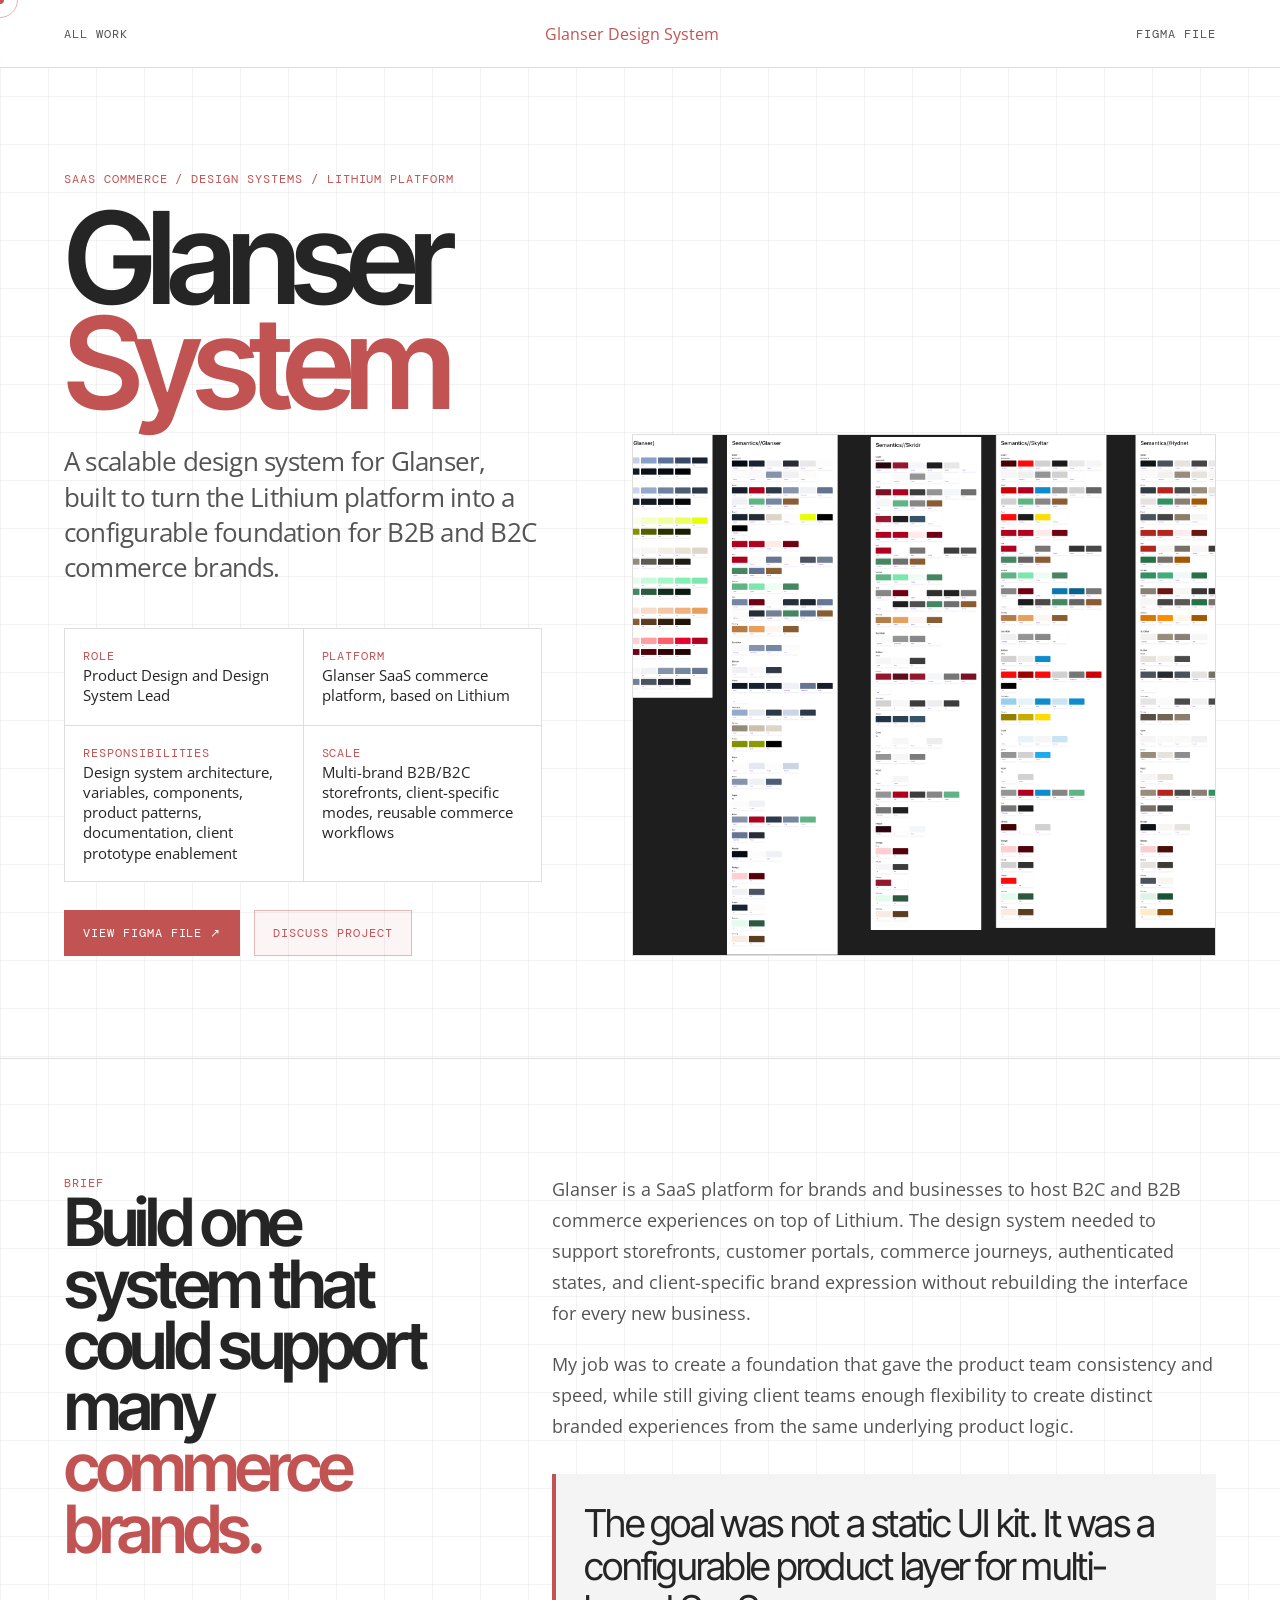
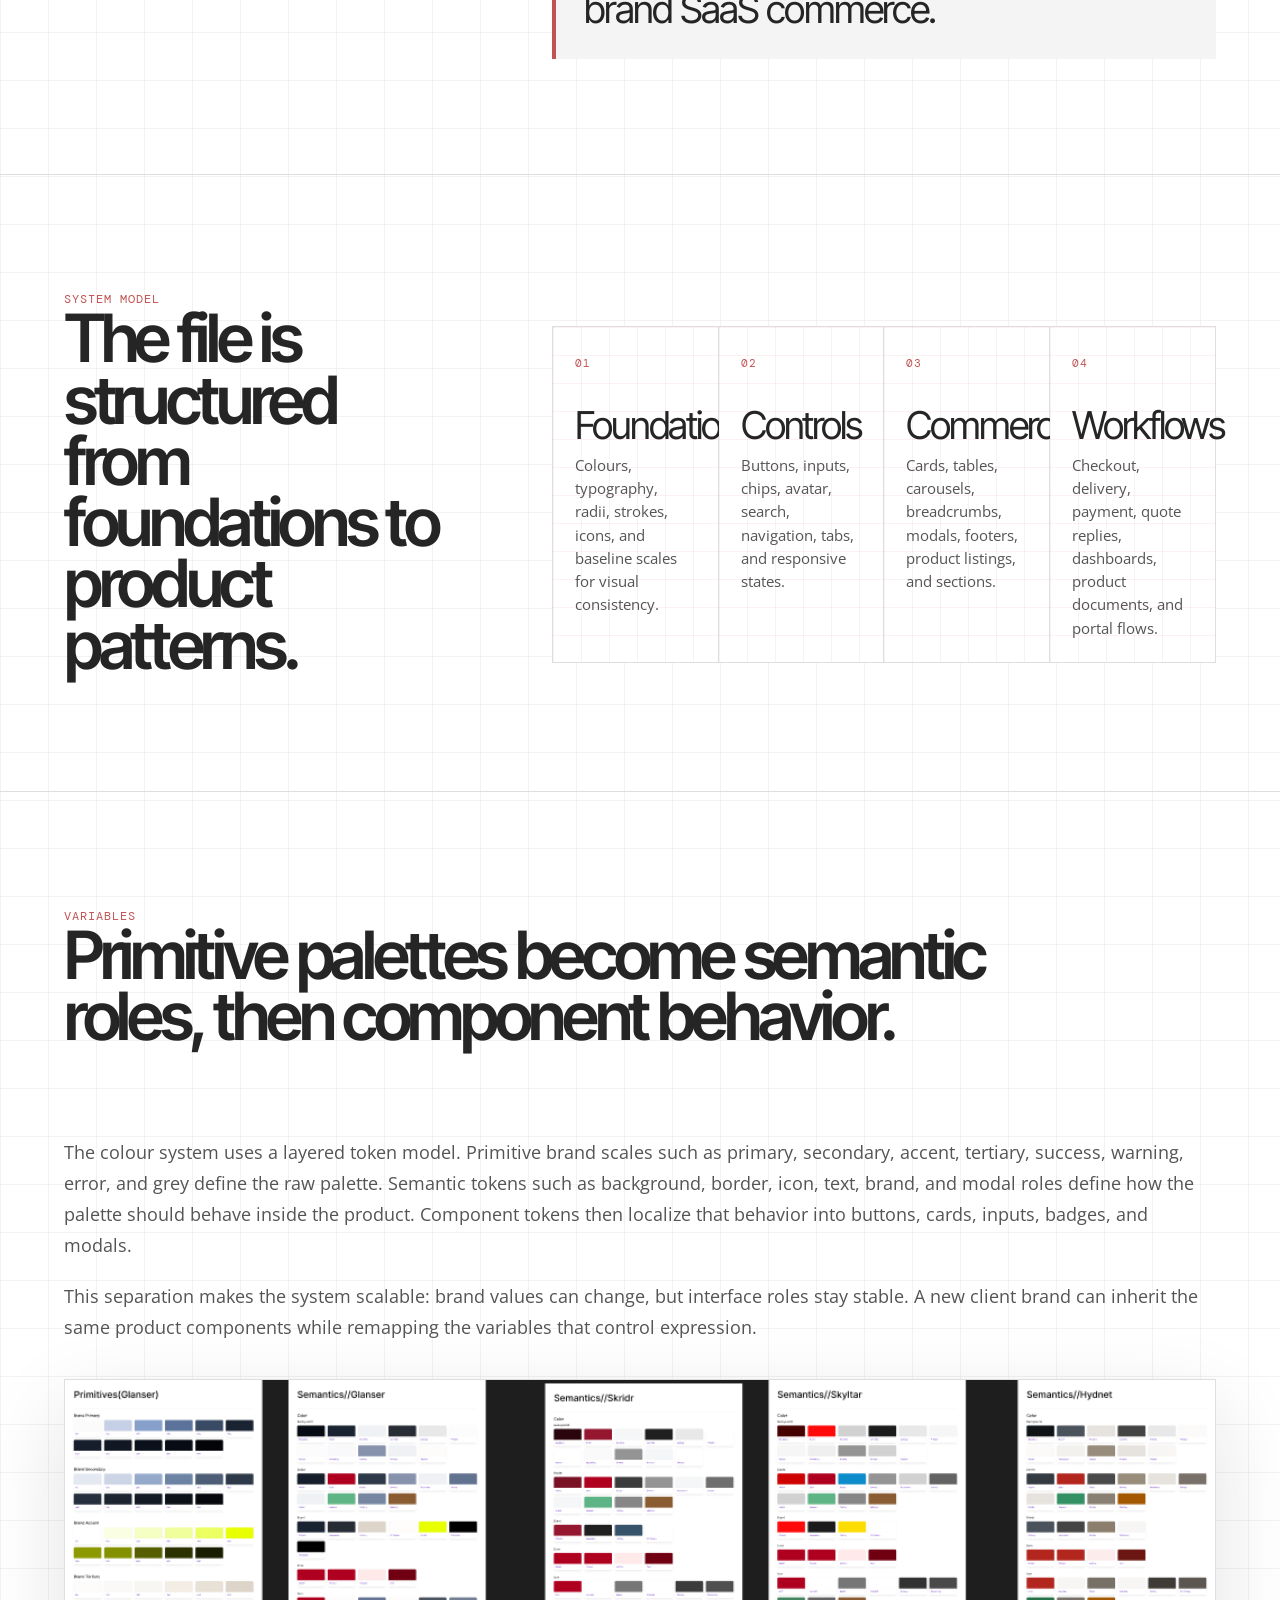
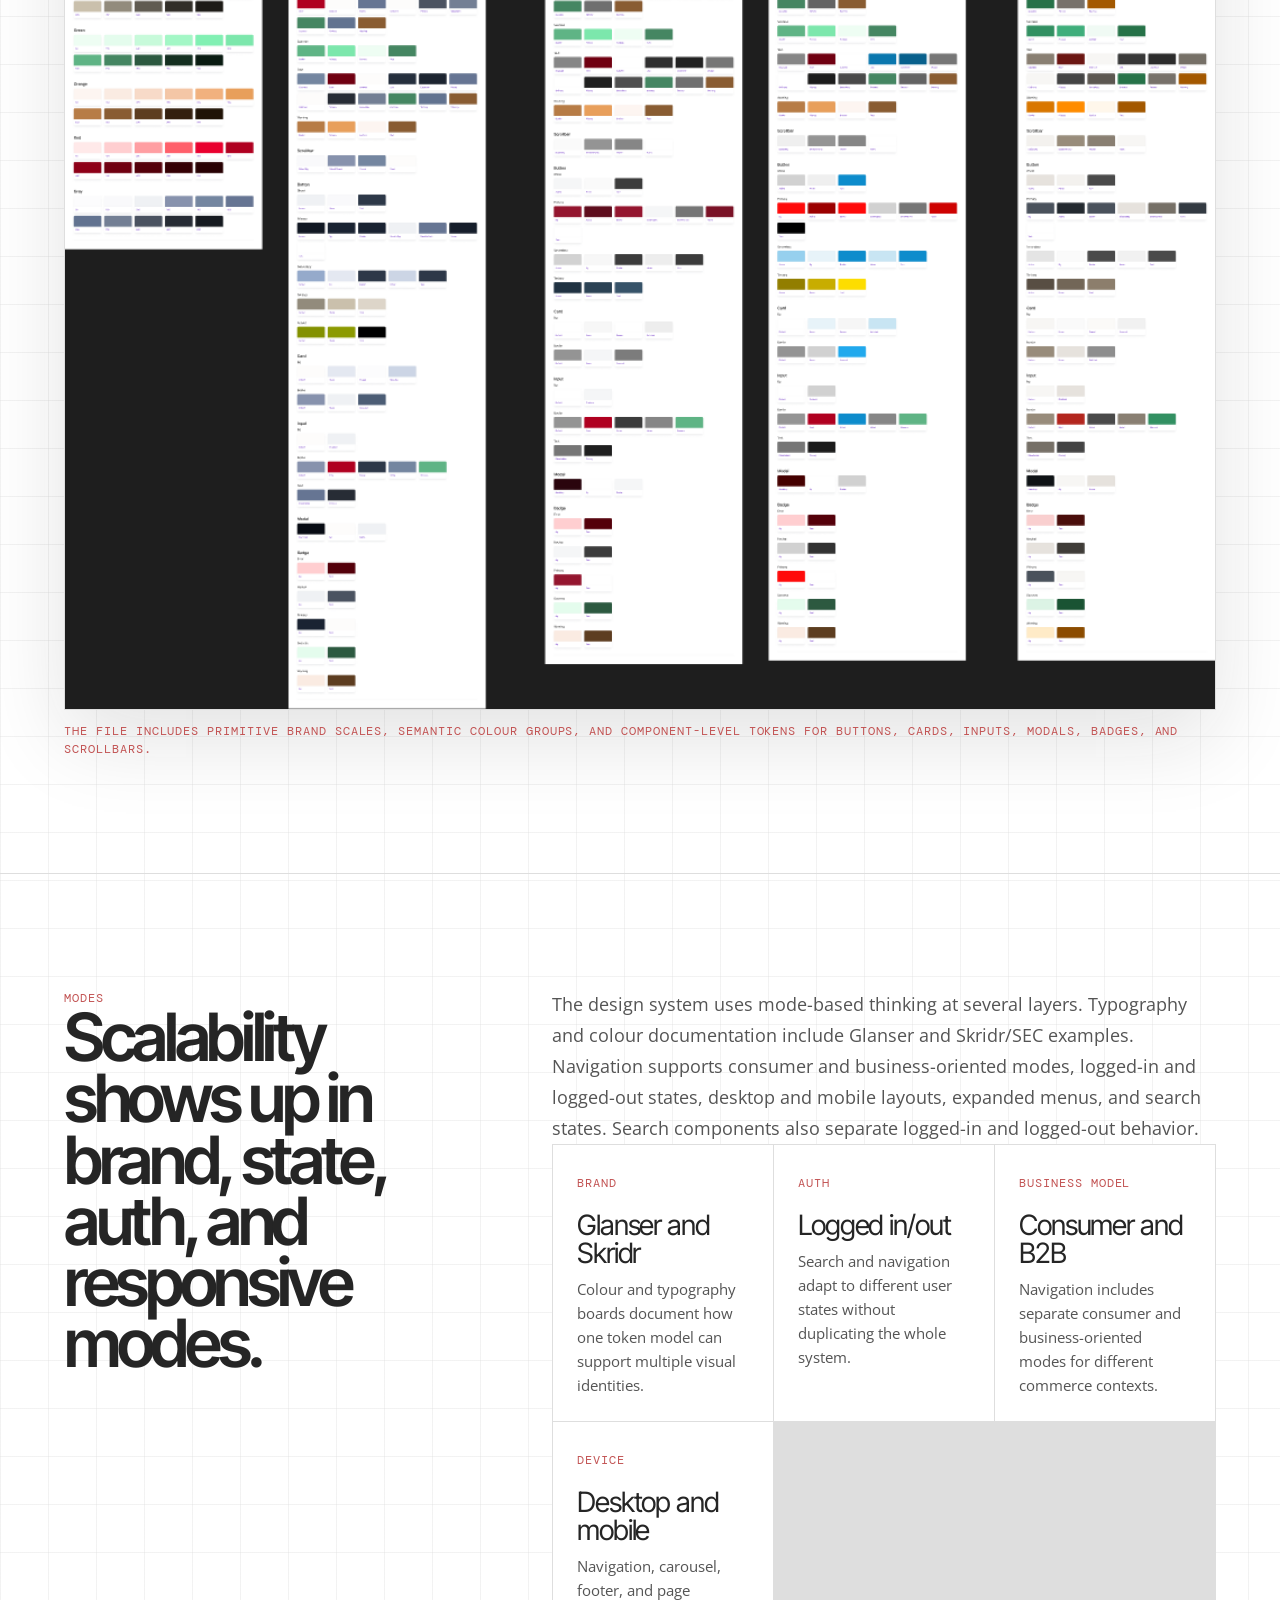
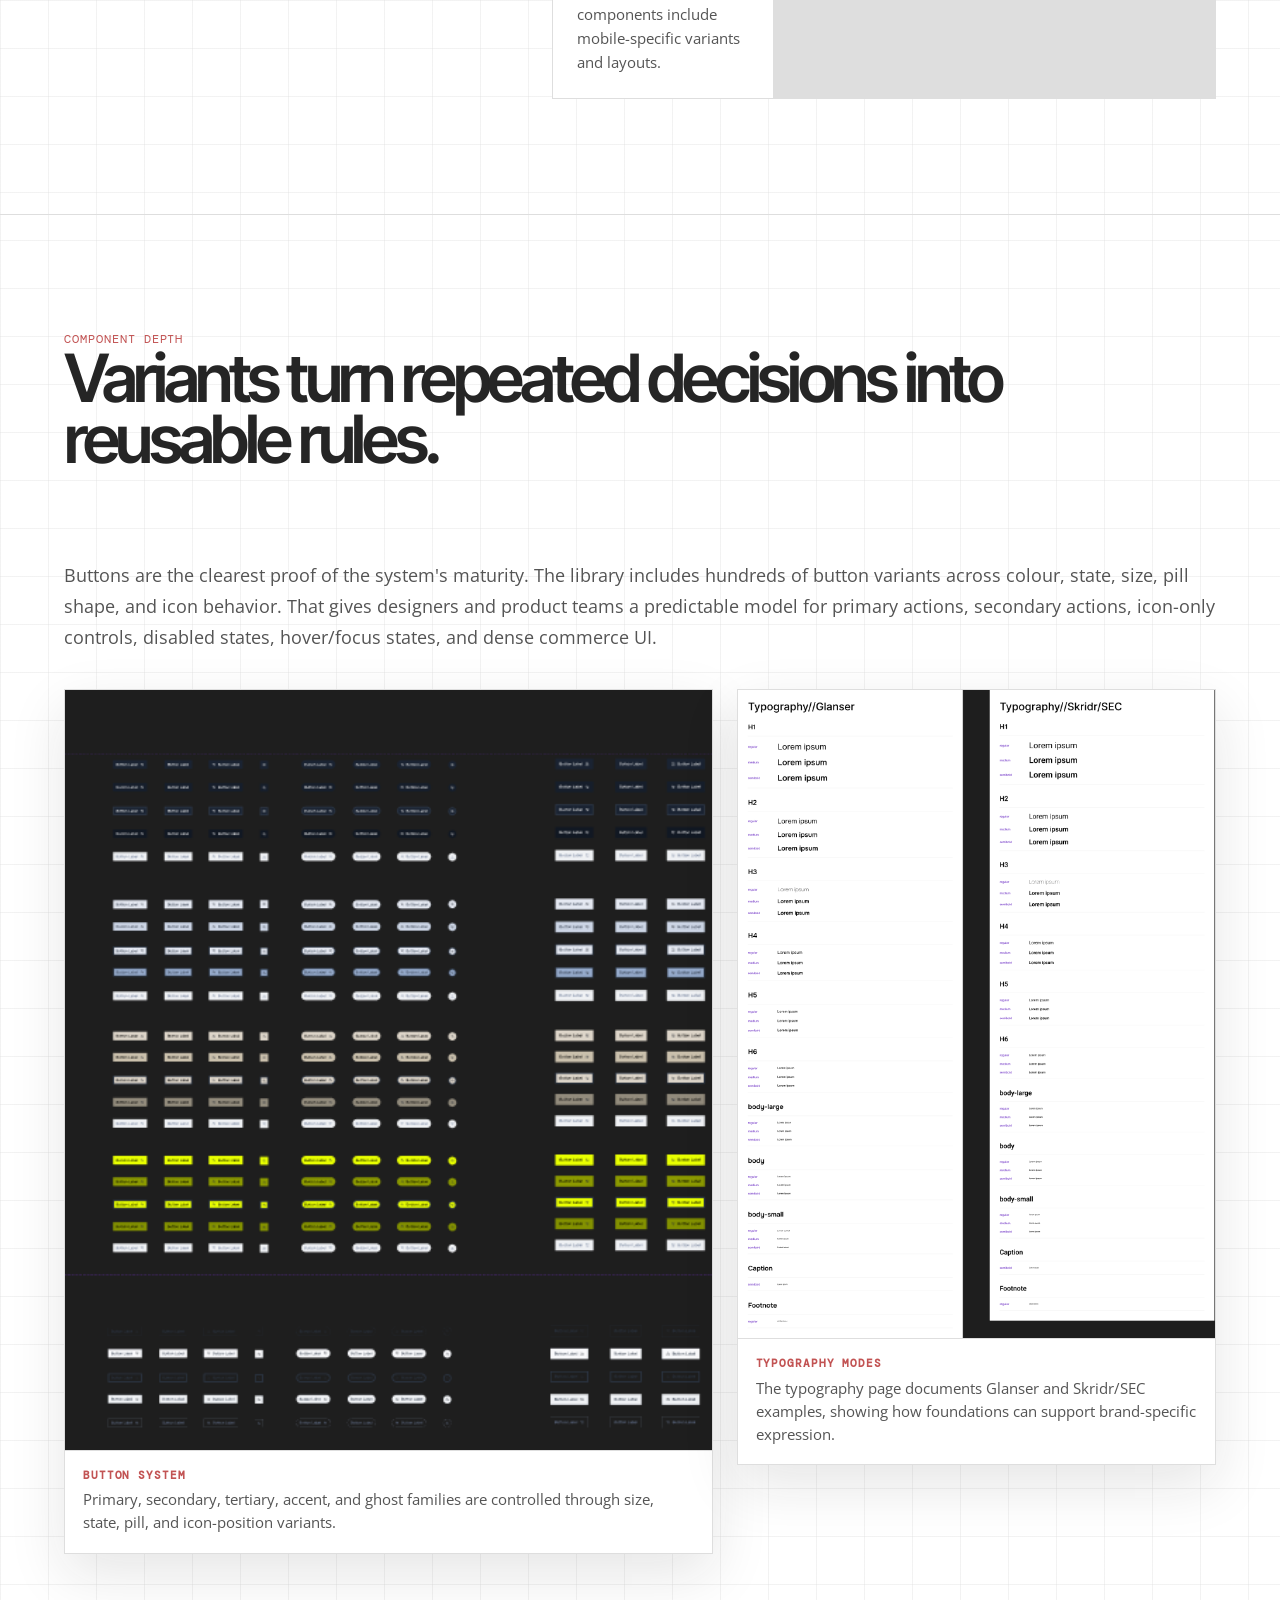
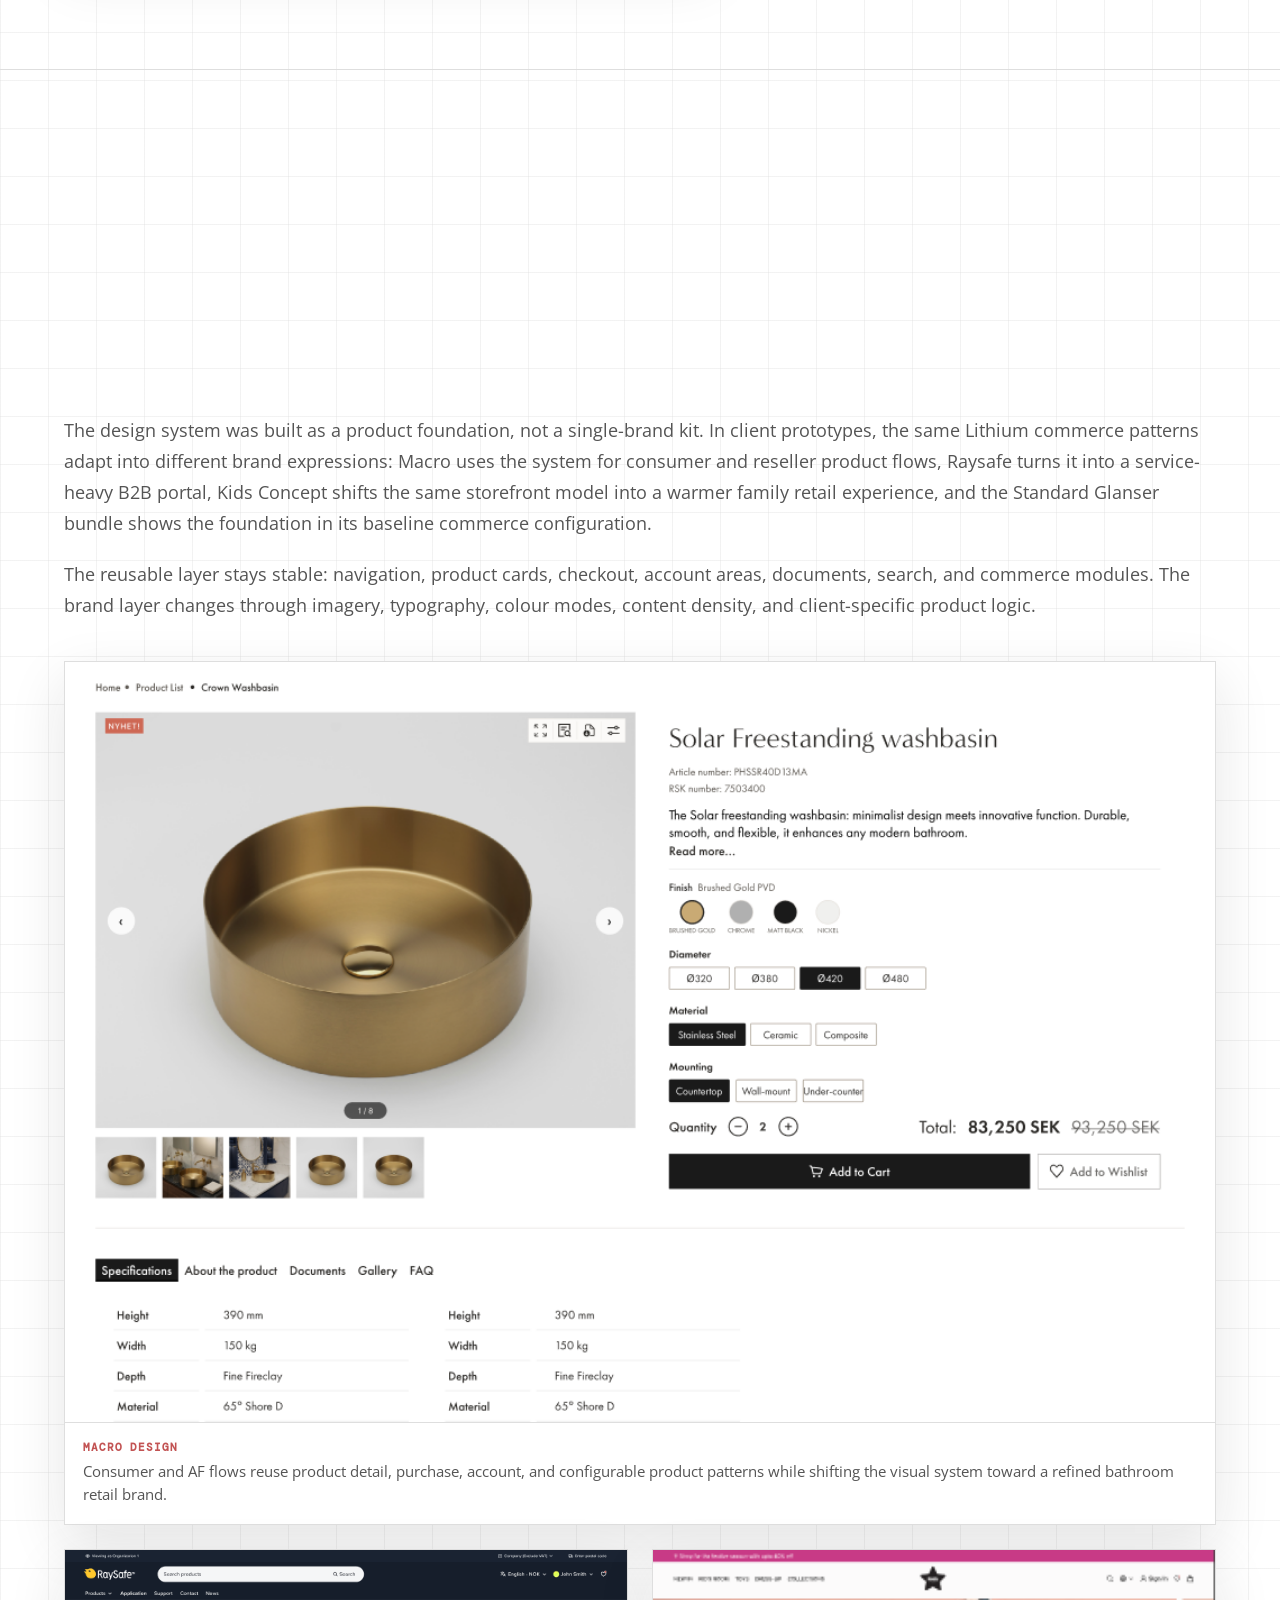
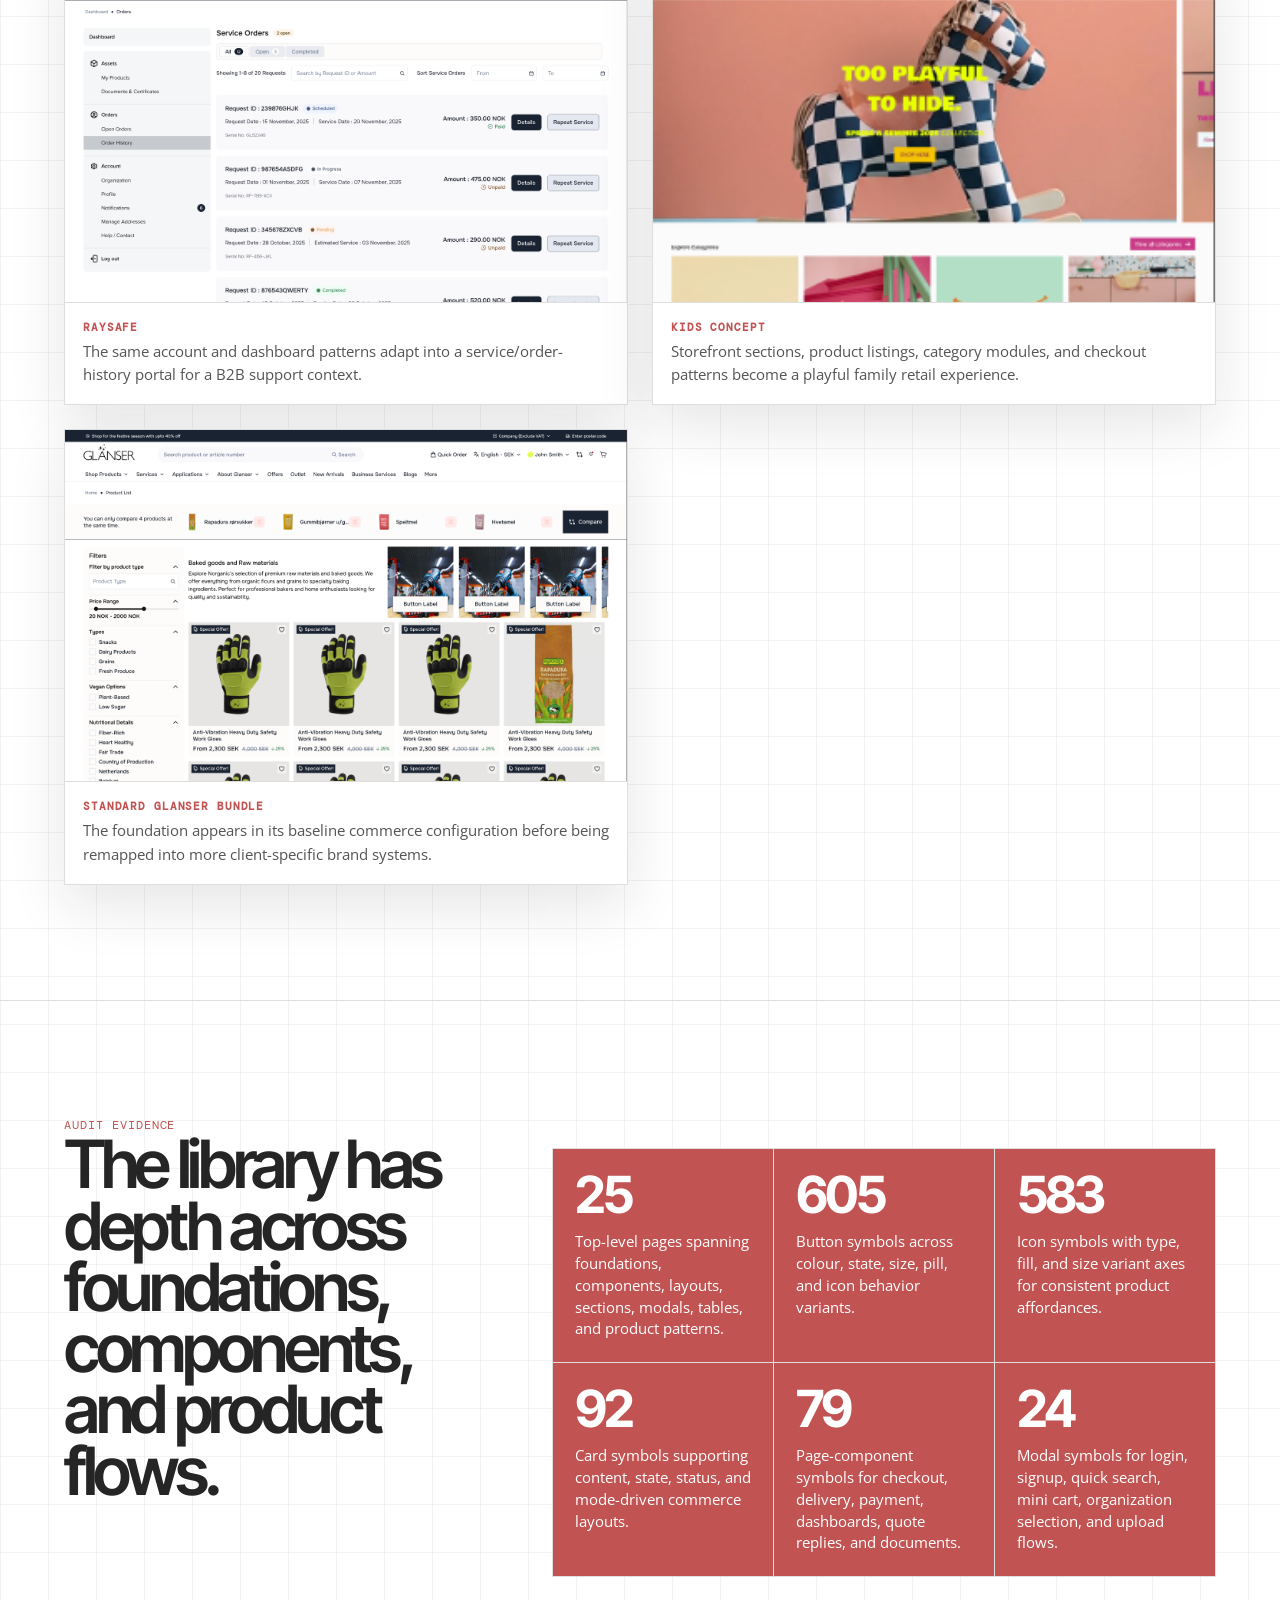
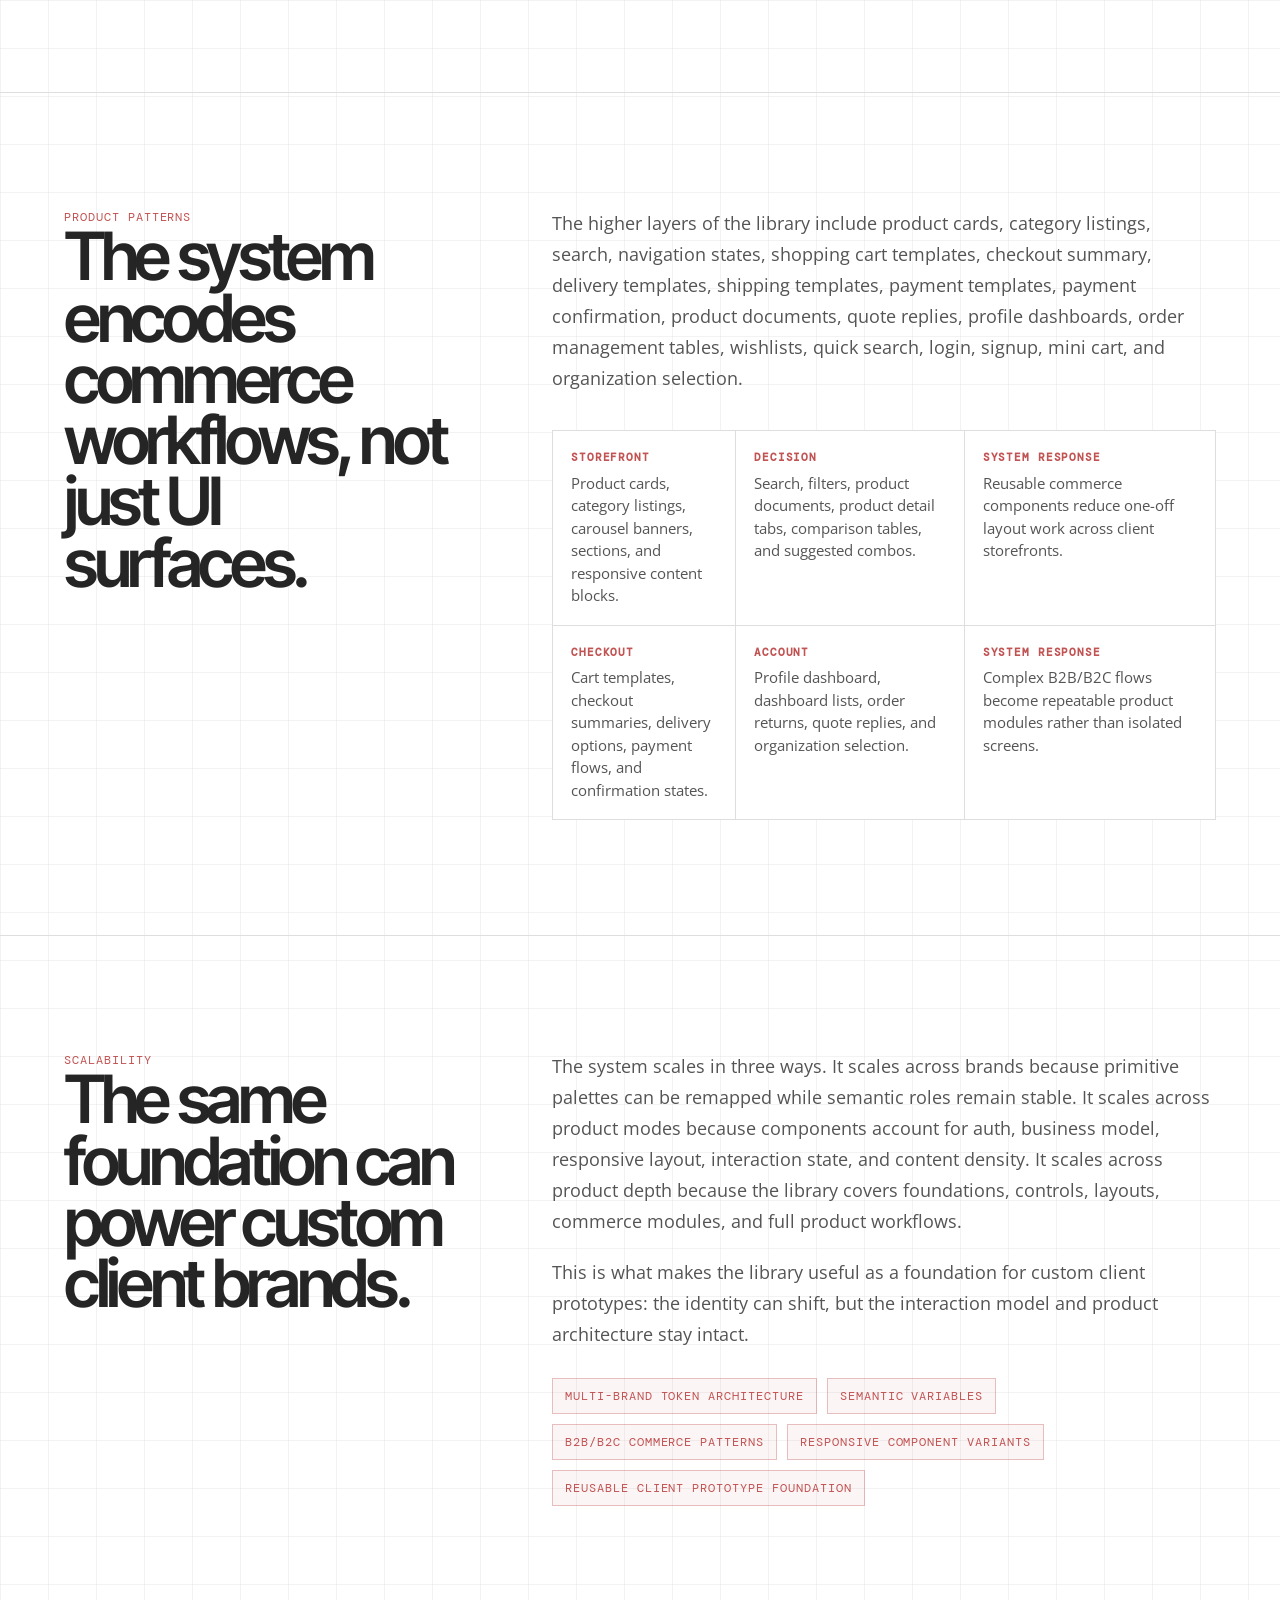
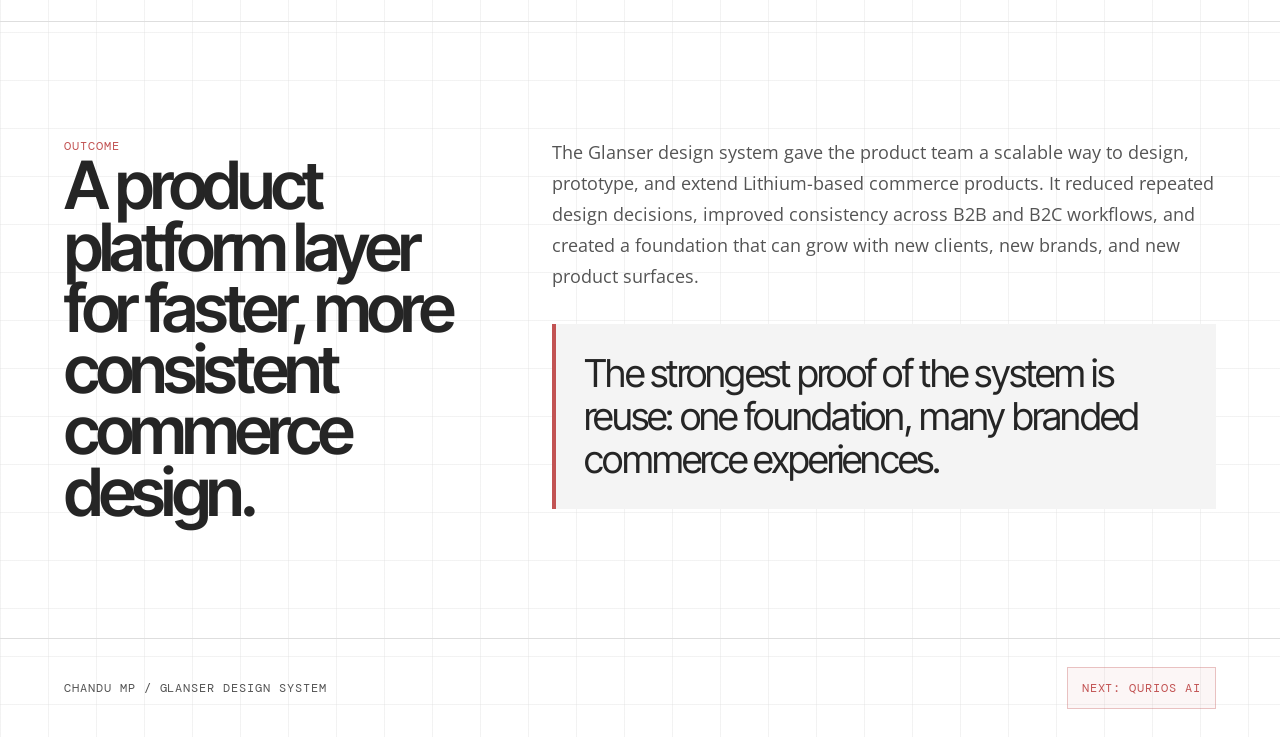
<file: work/glanser-design-system.html>
<!DOCTYPE html>
<html lang="en">
<head>
  <meta charset="UTF-8">
  <meta name="viewport" content="width=device-width, initial-scale=1.0">
  <meta name="theme-color" content="#ffffff">
  <meta name="description" content="A scalable multi-brand design system for Glanser, a Lithium-based SaaS commerce platform for B2B and B2C brands.">
  <meta property="og:title" content="Glanser Design System - Chandu MP">
  <meta property="og:description" content="A scalable multi-brand design system for a Lithium-based SaaS commerce platform.">
  <meta property="og:type" content="article">
  <meta property="og:image" content="/assets/images/site-preview.png">
  <meta property="og:image:type" content="image/png">
  <meta property="og:image:width" content="599">
  <meta property="og:image:height" content="786">
  <meta name="twitter:card" content="summary_large_image">
  <meta name="twitter:title" content="Glanser Design System - Chandu MP">
  <meta name="twitter:description" content="A scalable multi-brand design system for a Lithium-based SaaS commerce platform.">
  <meta name="twitter:image" content="/assets/images/site-preview.png">
  <title>Glanser Design System - Case Study - Chandu MP</title>
  <link rel="icon" href="../favicon.svg" type="image/svg+xml">
  <link rel="preconnect" href="https://fonts.googleapis.com">
  <link rel="preconnect" href="https://fonts.gstatic.com" crossorigin>
  <link href="https://fonts.googleapis.com/css2?family=DM+Mono:wght@300;400&family=Inter+Tight:wght@500;600;700&family=Open+Sans:wght@400;500;600&display=swap" rel="stylesheet">
  <link rel="stylesheet" href="../css/tokens.css">
  <link rel="stylesheet" href="../css/reset.css">
  <link rel="stylesheet" href="../css/case-study-redesign.css">
</head>
<body>
  <div class="cursor-dot" aria-hidden="true"></div>
  <div class="cursor-ring" aria-hidden="true"></div>

  <nav class="case-nav">
    <a href="../index.html">All work</a>
    <span class="case-nav-title">Glanser Design System</span>
    <a href="#glanser-figma-access" data-protected-figma data-figma-url="https://www.figma.com/design/9wDmtoK5UhxskjSLFIREAb/Design-System?node-id=0-1&m=dev">Figma File</a>
  </nav>

  <main>
    <section class="case-hero">
      <div data-reveal>
        <p class="case-label">SaaS commerce / design systems / Lithium platform</p>
        <h1 class="case-title">Glanser <em>System</em></h1>
        <p class="case-summary">
          A scalable design system for Glanser, built to turn the Lithium platform into a
          configurable foundation for B2B and B2C commerce brands.
        </p>
        <div class="case-meta">
          <div class="case-meta-item">
            <div class="case-meta-label">Role</div>
            <div class="case-meta-value">Product Design and Design System Lead</div>
          </div>
          <div class="case-meta-item">
            <div class="case-meta-label">Platform</div>
            <div class="case-meta-value">Glanser SaaS commerce platform, based on Lithium</div>
          </div>
          <div class="case-meta-item">
            <div class="case-meta-label">Responsibilities</div>
            <div class="case-meta-value">Design system architecture, variables, components, product patterns, documentation, client prototype enablement</div>
          </div>
          <div class="case-meta-item">
            <div class="case-meta-label">Scale</div>
            <div class="case-meta-value">Multi-brand B2B/B2C storefronts, client-specific modes, reusable commerce workflows</div>
          </div>
        </div>
        <div class="case-cta-row">
          <a class="case-button primary" href="#glanser-figma-access" data-protected-figma data-figma-url="https://www.figma.com/design/9wDmtoK5UhxskjSLFIREAb/Design-System?node-id=0-1&m=dev">View Figma File ↗</a>
          <a class="case-button" href="mailto:chandu.mp.14@gmail.com">Discuss Project</a>
        </div>
      </div>

      <div class="case-hero-media" data-reveal>
        <img src="../assets/images/projects/case-study-assets/glanser-system-colours.png" alt="Glanser design system colour foundations and semantic tokens">
      </div>
    </section>

    <section class="case-section">
      <div class="case-section-grid">
        <div data-reveal>
          <p class="case-label">Brief</p>
          <h2>Build one system that could support many <em>commerce brands.</em></h2>
        </div>
        <div data-reveal>
          <p class="case-body">
            Glanser is a SaaS platform for brands and businesses to host B2C and B2B commerce
            experiences on top of Lithium. The design system needed to support storefronts,
            customer portals, commerce journeys, authenticated states, and client-specific
            brand expression without rebuilding the interface for every new business.
          </p>
          <p class="case-body">
            My job was to create a foundation that gave the product team consistency and speed,
            while still giving client teams enough flexibility to create distinct branded
            experiences from the same underlying product logic.
          </p>
          <blockquote class="case-quote">The goal was not a static UI kit. It was a configurable product layer for multi-brand SaaS commerce.</blockquote>
        </div>
      </div>
    </section>

    <section class="case-section">
      <div class="case-section-grid">
        <div data-reveal>
          <p class="case-label">System model</p>
          <h2>The file is structured from foundations to product patterns.</h2>
        </div>
        <div data-reveal>
          <div class="process-board">
            <div class="process-step">
              <span>01</span>
              <h3>Foundations</h3>
              <p>Colours, typography, radii, strokes, icons, and baseline scales for visual consistency.</p>
            </div>
            <div class="process-step">
              <span>02</span>
              <h3>Controls</h3>
              <p>Buttons, inputs, chips, avatar, search, navigation, tabs, and responsive states.</p>
            </div>
            <div class="process-step">
              <span>03</span>
              <h3>Commerce</h3>
              <p>Cards, tables, carousels, breadcrumbs, modals, footers, product listings, and sections.</p>
            </div>
            <div class="process-step">
              <span>04</span>
              <h3>Workflows</h3>
              <p>Checkout, delivery, payment, quote replies, dashboards, product documents, and portal flows.</p>
            </div>
          </div>
        </div>
      </div>
    </section>

    <section class="case-section media-section">
      <div class="case-section-grid">
        <div data-reveal>
          <p class="case-label">Variables</p>
          <h2>Primitive palettes become semantic roles, then component behavior.</h2>
        </div>
        <div data-reveal>
          <p class="case-body">
            The colour system uses a layered token model. Primitive brand scales such as primary,
            secondary, accent, tertiary, success, warning, error, and grey define the raw palette.
            Semantic tokens such as background, border, icon, text, brand, and modal roles define
            how the palette should behave inside the product. Component tokens then localize that
            behavior into buttons, cards, inputs, badges, and modals.
          </p>
          <p class="case-body">
            This separation makes the system scalable: brand values can change, but interface roles
            stay stable. A new client brand can inherit the same product components while remapping
            the variables that control expression.
          </p>
          <div class="screen">
            <img src="../assets/images/projects/case-study-assets/glanser-system-colours.png" alt="Glanser colour tokens, semantic colour groups, and brand scales">
          </div>
          <p class="screen-caption">The file includes primitive brand scales, semantic colour groups, and component-level tokens for buttons, cards, inputs, modals, badges, and scrollbars.</p>
        </div>
      </div>
    </section>

    <section class="case-section">
      <div class="case-section-grid">
        <div data-reveal>
          <p class="case-label">Modes</p>
          <h2>Scalability shows up in brand, state, auth, and responsive modes.</h2>
        </div>
        <div data-reveal>
          <p class="case-body">
            The design system uses mode-based thinking at several layers. Typography and colour
            documentation include Glanser and Skridr/SEC examples. Navigation supports consumer
            and business-oriented modes, logged-in and logged-out states, desktop and mobile
            layouts, expanded menus, and search states. Search components also separate logged-in
            and logged-out behavior.
          </p>
          <div class="case-card-grid">
            <article class="case-card">
              <span class="case-label">Brand</span>
              <h3>Glanser and Skridr</h3>
              <p>Colour and typography boards document how one token model can support multiple visual identities.</p>
            </article>
            <article class="case-card">
              <span class="case-label">Auth</span>
              <h3>Logged in/out</h3>
              <p>Search and navigation adapt to different user states without duplicating the whole system.</p>
            </article>
            <article class="case-card">
              <span class="case-label">Business model</span>
              <h3>Consumer and B2B</h3>
              <p>Navigation includes separate consumer and business-oriented modes for different commerce contexts.</p>
            </article>
            <article class="case-card">
              <span class="case-label">Device</span>
              <h3>Desktop and mobile</h3>
              <p>Navigation, carousel, footer, and page components include mobile-specific variants and layouts.</p>
            </article>
          </div>
        </div>
      </div>
    </section>

    <section class="case-section media-section">
      <div class="case-section-grid">
        <div data-reveal>
          <p class="case-label">Component depth</p>
          <h2>Variants turn repeated decisions into reusable rules.</h2>
        </div>
        <div data-reveal>
          <p class="case-body">
            Buttons are the clearest proof of the system's maturity. The library includes hundreds
            of button variants across colour, state, size, pill shape, and icon behavior. That
            gives designers and product teams a predictable model for primary actions, secondary
            actions, icon-only controls, disabled states, hover/focus states, and dense commerce UI.
          </p>
          <div class="screen-flow-grid mixed">
            <figure class="flow-screen hero-frame">
              <img src="../assets/images/projects/case-study-assets/glanser-system-buttons.png" alt="Glanser button component variants">
              <figcaption><strong>Button system</strong>Primary, secondary, tertiary, accent, and ghost families are controlled through size, state, pill, and icon-position variants.</figcaption>
            </figure>
            <figure class="flow-screen">
              <img src="../assets/images/projects/case-study-assets/glanser-system-typography.png" alt="Glanser typography and Skridr SEC typography boards">
              <figcaption><strong>Typography modes</strong>The typography page documents Glanser and Skridr/SEC examples, showing how foundations can support brand-specific expression.</figcaption>
            </figure>
          </div>
        </div>
      </div>
    </section>

    <section class="case-section media-section">
      <div class="case-section-grid">
        <div data-reveal>
          <p class="case-label">Reusable foundation</p>
          <h2>The clearest proof is seeing the same system become different brands.</h2>
        </div>
        <div data-reveal>
          <p class="case-body">
            The design system was built as a product foundation, not a single-brand kit. In client
            prototypes, the same Lithium commerce patterns adapt into different brand expressions:
            Macro uses the system for consumer and reseller product flows, Raysafe turns it into a
            service-heavy B2B portal, Kids Concept shifts the same storefront model into a warmer
            family retail experience, and the Standard Glanser bundle shows the foundation in its
            baseline commerce configuration.
          </p>
          <p class="case-body">
            The reusable layer stays stable: navigation, product cards, checkout, account areas,
            documents, search, and commerce modules. The brand layer changes through imagery,
            typography, colour modes, content density, and client-specific product logic.
          </p>
          <div class="brand-proof-grid">
            <figure class="brand-proof-card large">
              <img src="../assets/images/projects/case-study-assets/macro-consumer-product-prototype.png" alt="Macro Design consumer product detail prototype screen">
              <figcaption><strong>Macro Design</strong>Consumer and AF flows reuse product detail, purchase, account, and configurable product patterns while shifting the visual system toward a refined bathroom retail brand.</figcaption>
            </figure>
            <figure class="brand-proof-card">
              <img src="../assets/images/projects/case-study-assets/raysafe-order-history-prototype.png" alt="Raysafe order history portal prototype screen">
              <figcaption><strong>Raysafe</strong>The same account and dashboard patterns adapt into a service/order-history portal for a B2B support context.</figcaption>
            </figure>
            <figure class="brand-proof-card">
              <img src="../assets/images/projects/case-study-assets/kids-home-prototype.png" alt="Kids Concept branded storefront prototype homepage">
              <figcaption><strong>Kids Concept</strong>Storefront sections, product listings, category modules, and checkout patterns become a playful family retail experience.</figcaption>
            </figure>
            <figure class="brand-proof-card">
              <img src="../assets/images/projects/case-study-assets/glanser-ai-products-prototype.png" alt="Standard Glanser bundle product listing prototype screen">
              <figcaption><strong>Standard Glanser bundle</strong>The foundation appears in its baseline commerce configuration before being remapped into more client-specific brand systems.</figcaption>
            </figure>
          </div>
        </div>
      </div>
    </section>

    <section class="case-section">
      <div class="case-section-grid">
        <div data-reveal>
          <p class="case-label">Audit evidence</p>
          <h2>The library has depth across foundations, components, and product flows.</h2>
        </div>
        <div data-reveal>
          <div class="metric-grid">
            <div class="metric-card">
              <strong>25</strong>
              <span>Top-level pages spanning foundations, components, layouts, sections, modals, tables, and product patterns.</span>
            </div>
            <div class="metric-card">
              <strong>605</strong>
              <span>Button symbols across colour, state, size, pill, and icon behavior variants.</span>
            </div>
            <div class="metric-card">
              <strong>583</strong>
              <span>Icon symbols with type, fill, and size variant axes for consistent product affordances.</span>
            </div>
            <div class="metric-card">
              <strong>92</strong>
              <span>Card symbols supporting content, state, status, and mode-driven commerce layouts.</span>
            </div>
            <div class="metric-card">
              <strong>79</strong>
              <span>Page-component symbols for checkout, delivery, payment, dashboards, quote replies, and documents.</span>
            </div>
            <div class="metric-card">
              <strong>24</strong>
              <span>Modal symbols for login, signup, quick search, mini cart, organization selection, and upload flows.</span>
            </div>
          </div>
        </div>
      </div>
    </section>

    <section class="case-section">
      <div class="case-section-grid">
        <div data-reveal>
          <p class="case-label">Product patterns</p>
          <h2>The system encodes commerce workflows, not just UI surfaces.</h2>
        </div>
        <div data-reveal>
          <p class="case-body">
            The higher layers of the library include product cards, category listings, search,
            navigation states, shopping cart templates, checkout summary, delivery templates,
            shipping templates, payment templates, payment confirmation, product documents,
            quote replies, profile dashboards, order management tables, wishlists, quick search,
            login, signup, mini cart, and organization selection.
          </p>
          <div class="journey-map">
            <div class="journey-row">
              <div class="journey-cell"><strong>Storefront</strong>Product cards, category listings, carousel banners, sections, and responsive content blocks.</div>
              <div class="journey-cell"><strong>Decision</strong>Search, filters, product documents, product detail tabs, comparison tables, and suggested combos.</div>
              <div class="journey-cell"><strong>System response</strong>Reusable commerce components reduce one-off layout work across client storefronts.</div>
            </div>
            <div class="journey-row">
              <div class="journey-cell"><strong>Checkout</strong>Cart templates, checkout summaries, delivery options, payment flows, and confirmation states.</div>
              <div class="journey-cell"><strong>Account</strong>Profile dashboard, dashboard lists, order returns, quote replies, and organization selection.</div>
              <div class="journey-cell"><strong>System response</strong>Complex B2B/B2C flows become repeatable product modules rather than isolated screens.</div>
            </div>
          </div>
        </div>
      </div>
    </section>

    <section class="case-section">
      <div class="case-section-grid">
        <div data-reveal>
          <p class="case-label">Scalability</p>
          <h2>The same foundation can power custom client brands.</h2>
        </div>
        <div data-reveal>
          <p class="case-body">
            The system scales in three ways. It scales across brands because primitive palettes
            can be remapped while semantic roles remain stable. It scales across product modes
            because components account for auth, business model, responsive layout, interaction
            state, and content density. It scales across product depth because the library covers
            foundations, controls, layouts, commerce modules, and full product workflows.
          </p>
          <p class="case-body">
            This is what makes the library useful as a foundation for custom client prototypes:
            the identity can shift, but the interaction model and product architecture stay intact.
          </p>
          <div class="case-chips">
            <span class="case-chip">Multi-brand token architecture</span>
            <span class="case-chip">Semantic variables</span>
            <span class="case-chip">B2B/B2C commerce patterns</span>
            <span class="case-chip">Responsive component variants</span>
            <span class="case-chip">Reusable client prototype foundation</span>
          </div>
        </div>
      </div>
    </section>

    <section class="case-section">
      <div class="case-section-grid">
        <div data-reveal>
          <p class="case-label">Outcome</p>
          <h2>A product platform layer for faster, more consistent commerce design.</h2>
        </div>
        <div data-reveal>
          <p class="case-body">
            The Glanser design system gave the product team a scalable way to design, prototype,
            and extend Lithium-based commerce products. It reduced repeated design decisions,
            improved consistency across B2B and B2C workflows, and created a foundation that can
            grow with new clients, new brands, and new product surfaces.
          </p>
          <blockquote class="case-quote">The strongest proof of the system is reuse: one foundation, many branded commerce experiences.</blockquote>
        </div>
      </div>
    </section>
  </main>

  <footer class="case-footer">
    <span>Chandu MP / Glanser Design System</span>
    <a href="qurios.html">Next: Qurios AI</a>
  </footer>

  <div class="figma-gate" id="glanser-figma-access" aria-hidden="true">
    <div class="figma-gate-panel" role="dialog" aria-modal="true" aria-labelledby="figma-gate-title">
      <button class="figma-gate-close" type="button" aria-label="Close password prompt">×</button>
      <p class="case-label">Protected Figma file</p>
      <h2 id="figma-gate-title">Enter the access password.</h2>
      <form class="figma-gate-form">
        <label for="figma-password">Password</label>
        <input id="figma-password" name="figma-password" type="password" autocomplete="off" spellcheck="false">
        <p class="figma-gate-error" role="alert" aria-live="polite"></p>
        <button class="case-button primary" type="submit">Open Figma File ↗</button>
      </form>
    </div>
  </div>

  <script src="../js/cursor.js"></script>
  <script src="../js/logo-grid.js"></script>
  <script>
    (() => {
      const PASSWORD = 'Whencanistart';
      const gate = document.querySelector('.figma-gate');
      const form = document.querySelector('.figma-gate-form');
      const input = document.querySelector('#figma-password');
      const error = document.querySelector('.figma-gate-error');
      const close = document.querySelector('.figma-gate-close');
      let pendingUrl = '';

      const openGate = (url) => {
        pendingUrl = url;
        gate.setAttribute('aria-hidden', 'false');
        document.body.classList.add('figma-gate-open');
        input.value = '';
        error.textContent = '';
        setTimeout(() => input.focus(), 80);
      };

      const closeGate = () => {
        gate.setAttribute('aria-hidden', 'true');
        document.body.classList.remove('figma-gate-open');
        pendingUrl = '';
      };

      document.querySelectorAll('[data-protected-figma]').forEach((link) => {
        link.addEventListener('click', (event) => {
          event.preventDefault();
          openGate(link.dataset.figmaUrl);
        });
      });

      form.addEventListener('submit', (event) => {
        event.preventDefault();
        if (input.value === PASSWORD && pendingUrl) {
          window.open(pendingUrl, '_blank', 'noopener');
          closeGate();
          return;
        }
        error.textContent = 'That password is not quite right.';
        input.select();
      });

      close.addEventListener('click', closeGate);
      gate.addEventListener('click', (event) => {
        if (event.target === gate) closeGate();
      });
      window.addEventListener('keydown', (event) => {
        if (event.key === 'Escape' && gate.getAttribute('aria-hidden') === 'false') {
          closeGate();
        }
      });
    })();
  </script>
</body>
</html>
</file>
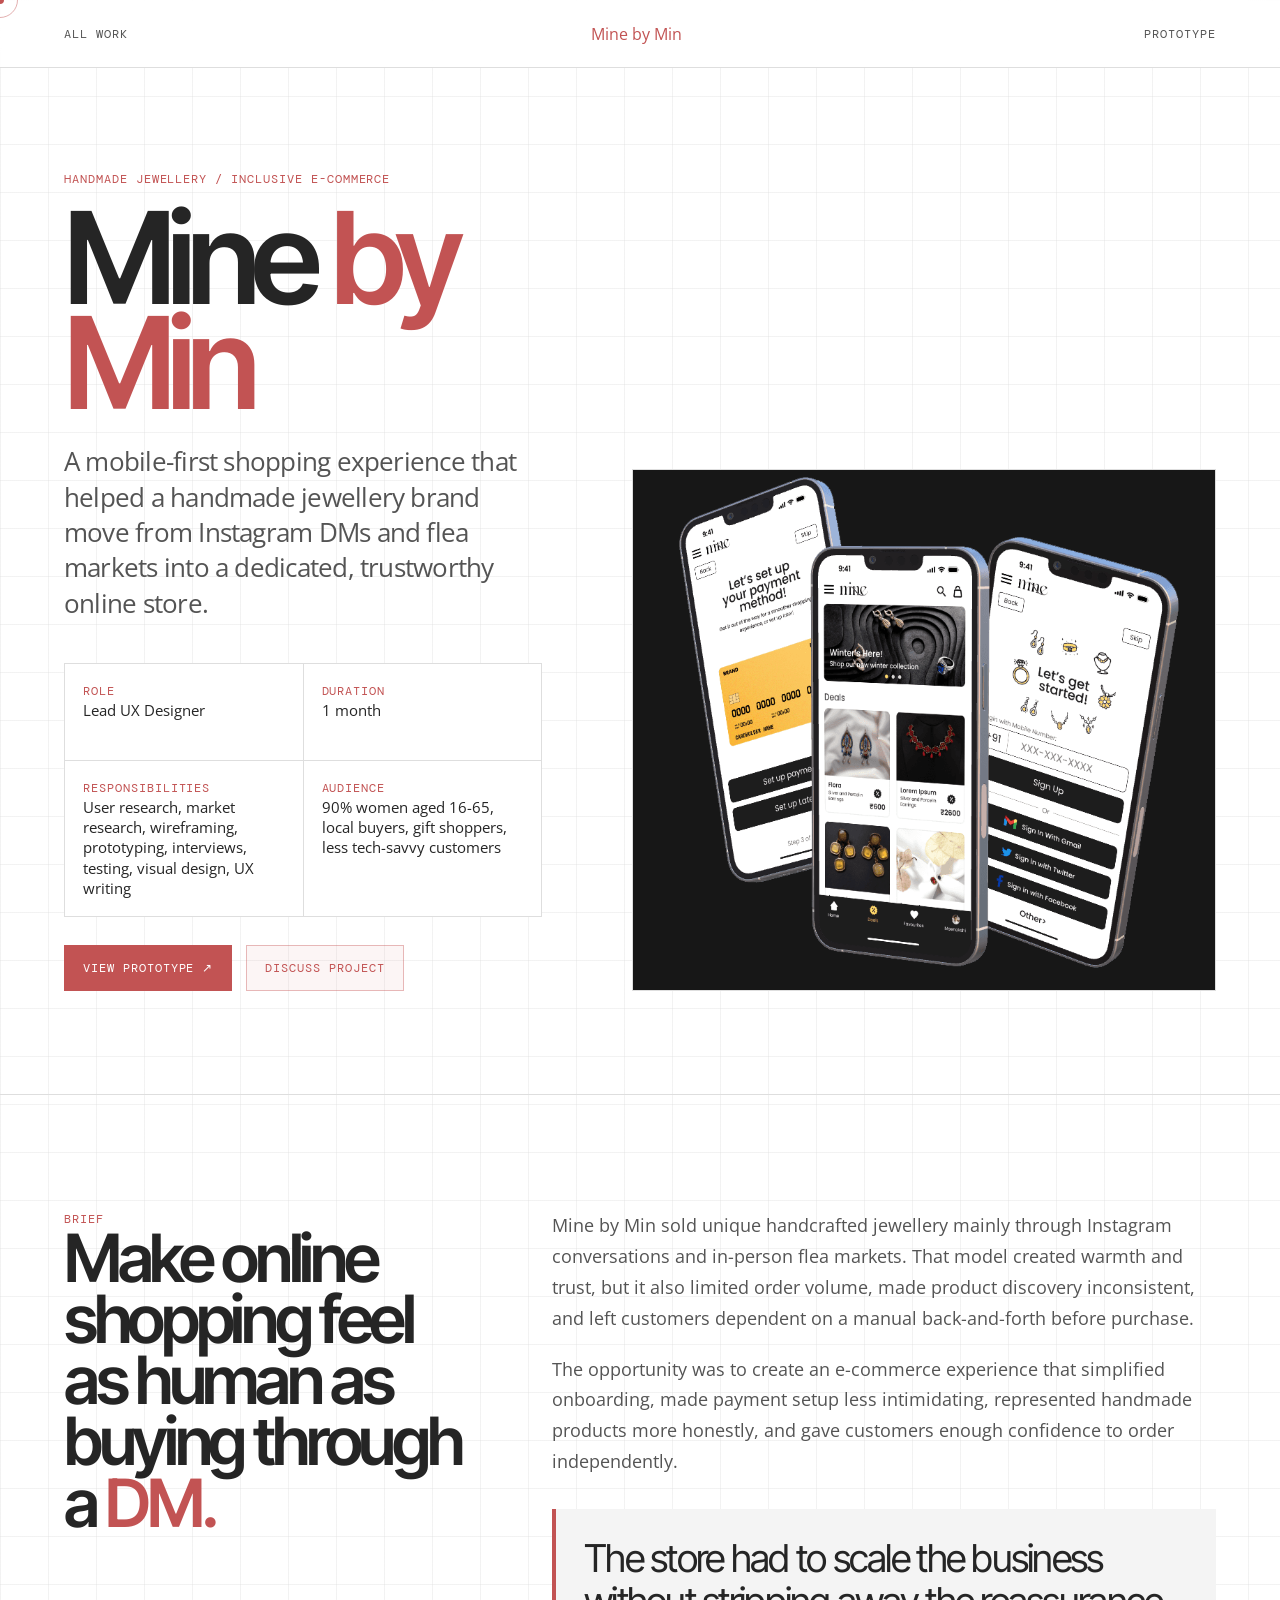
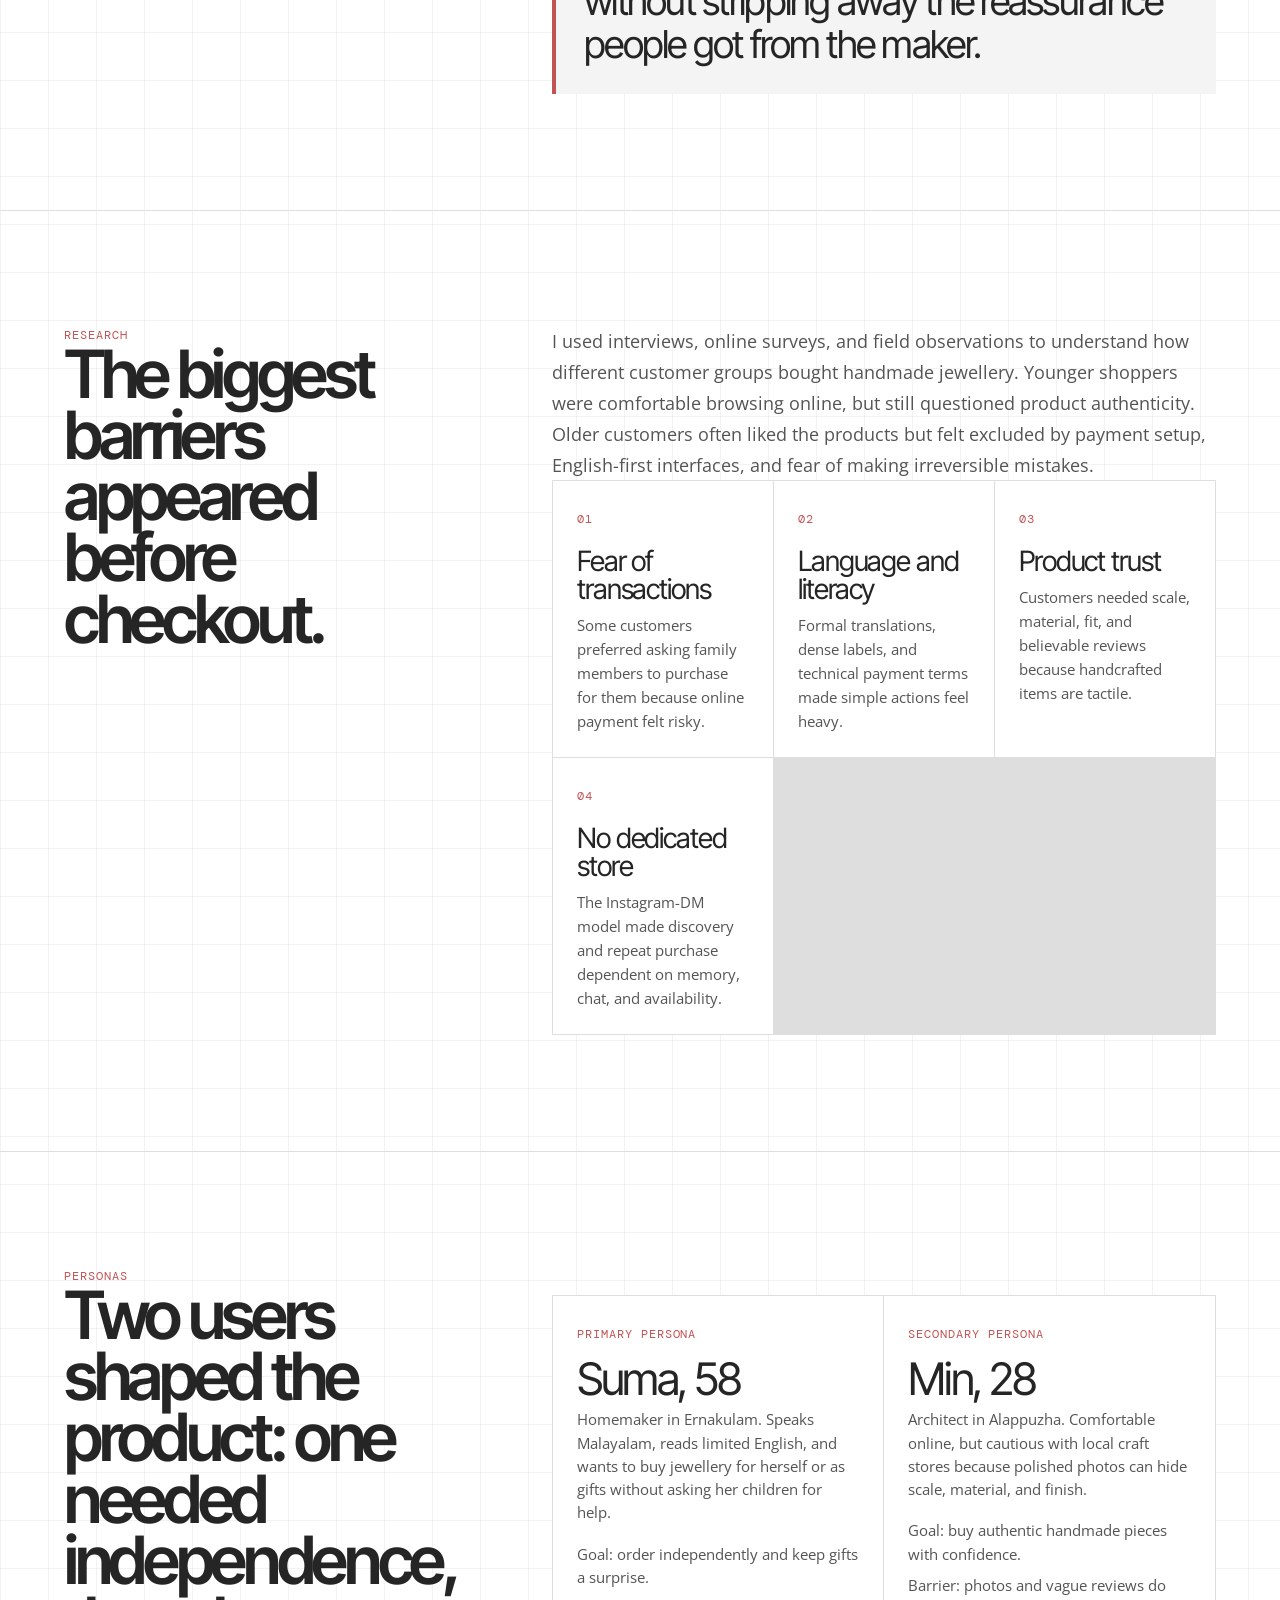
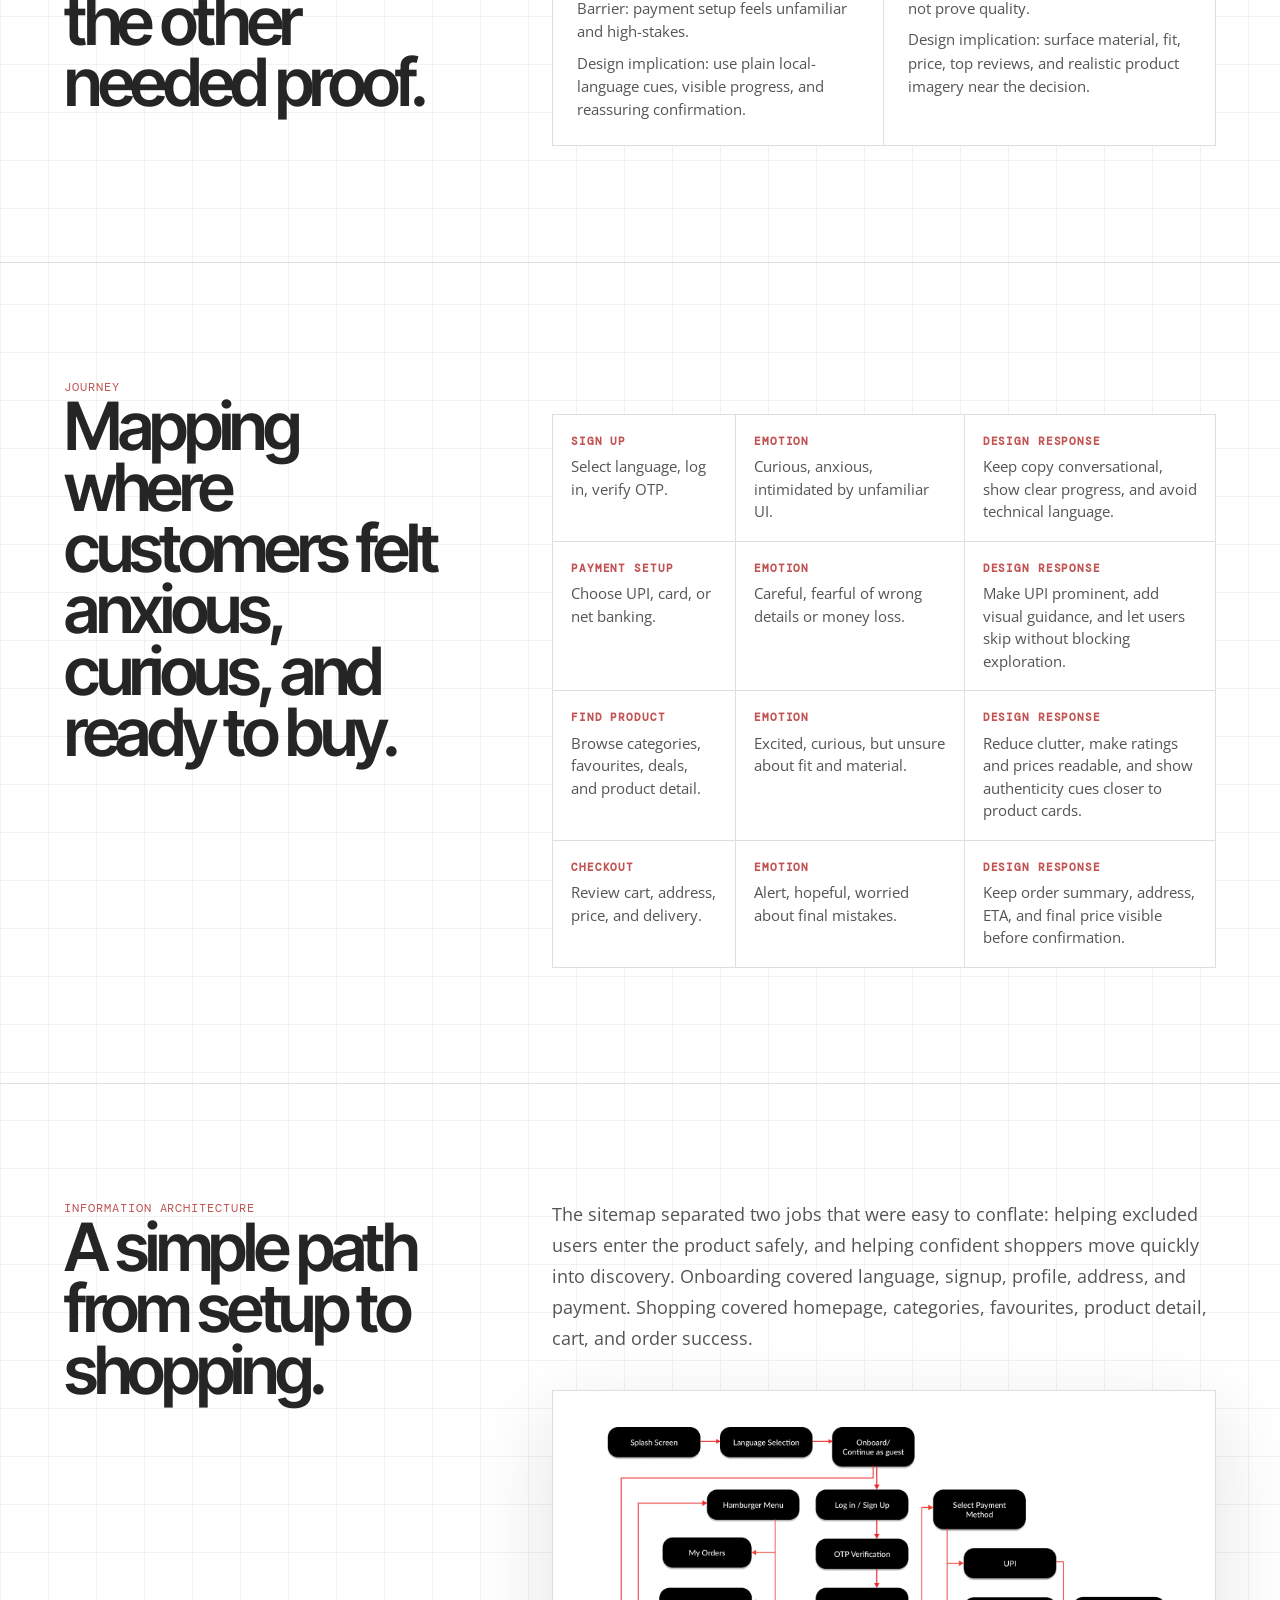
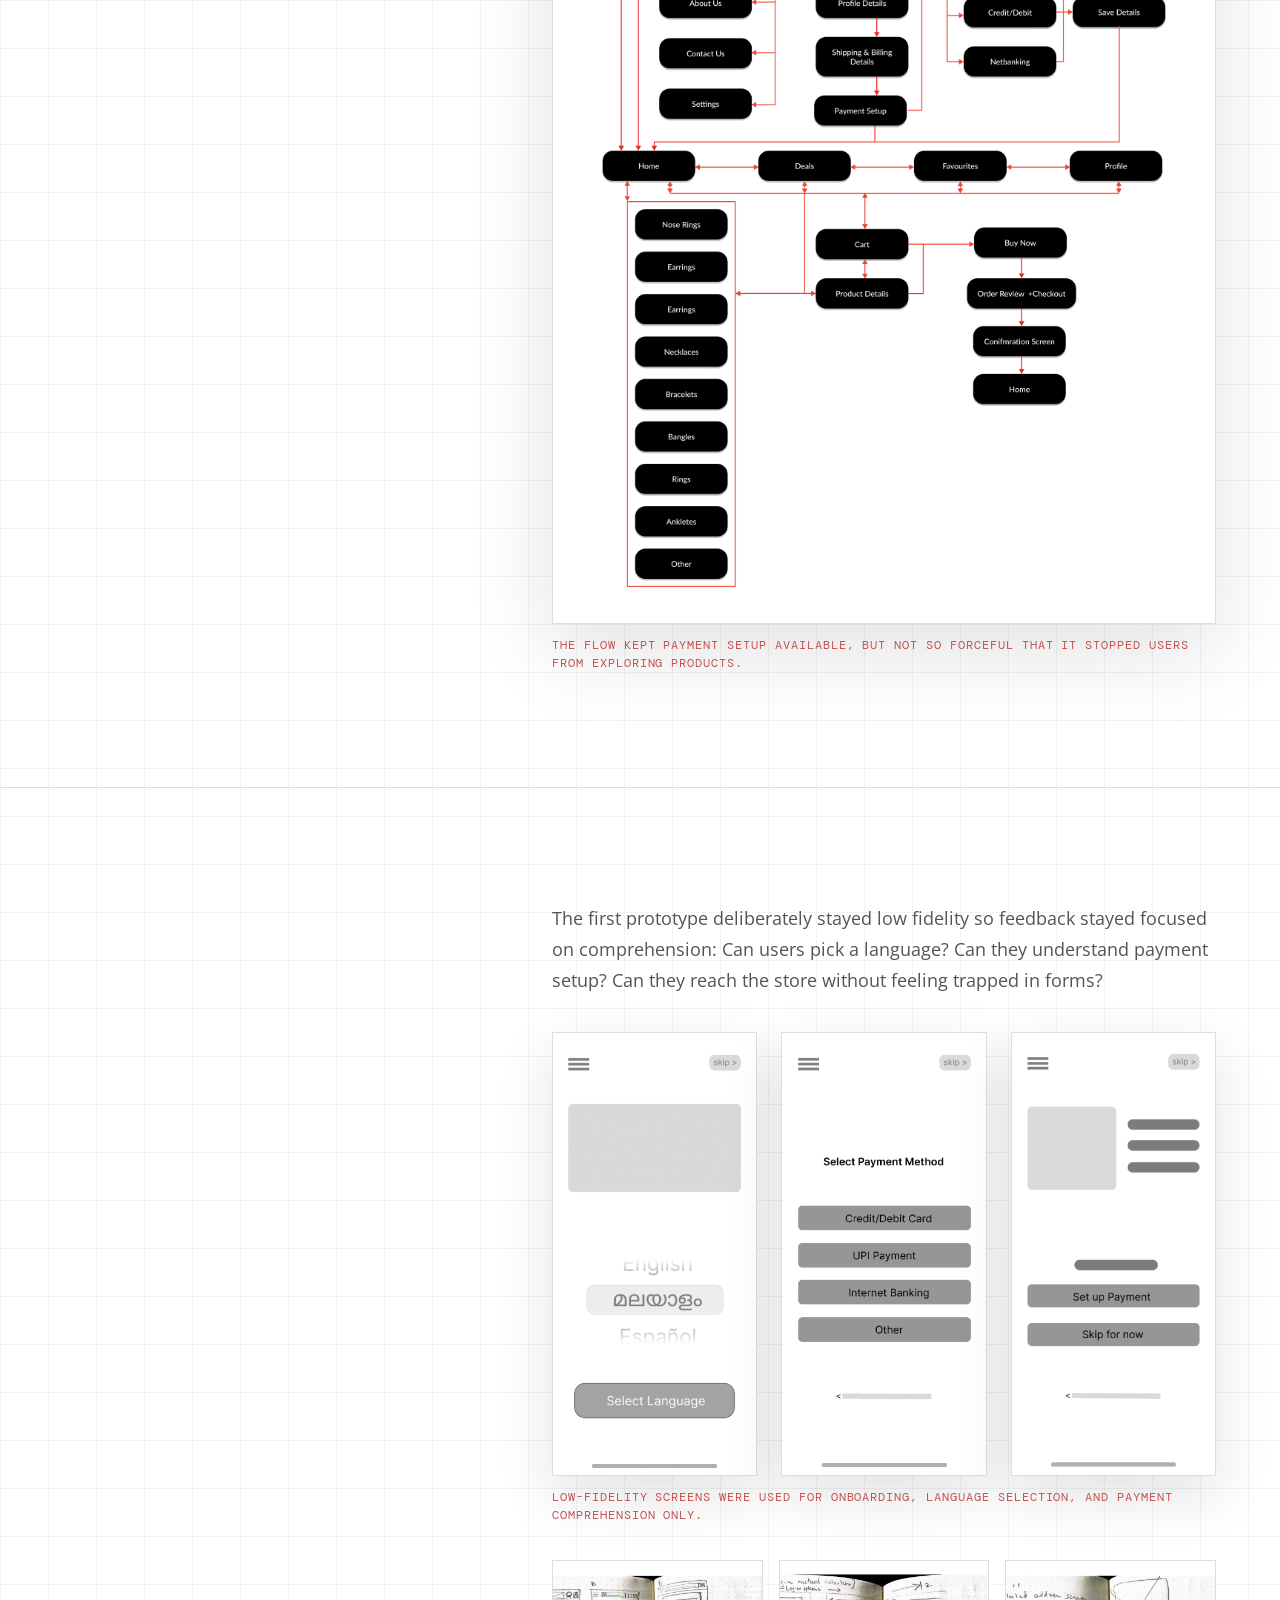
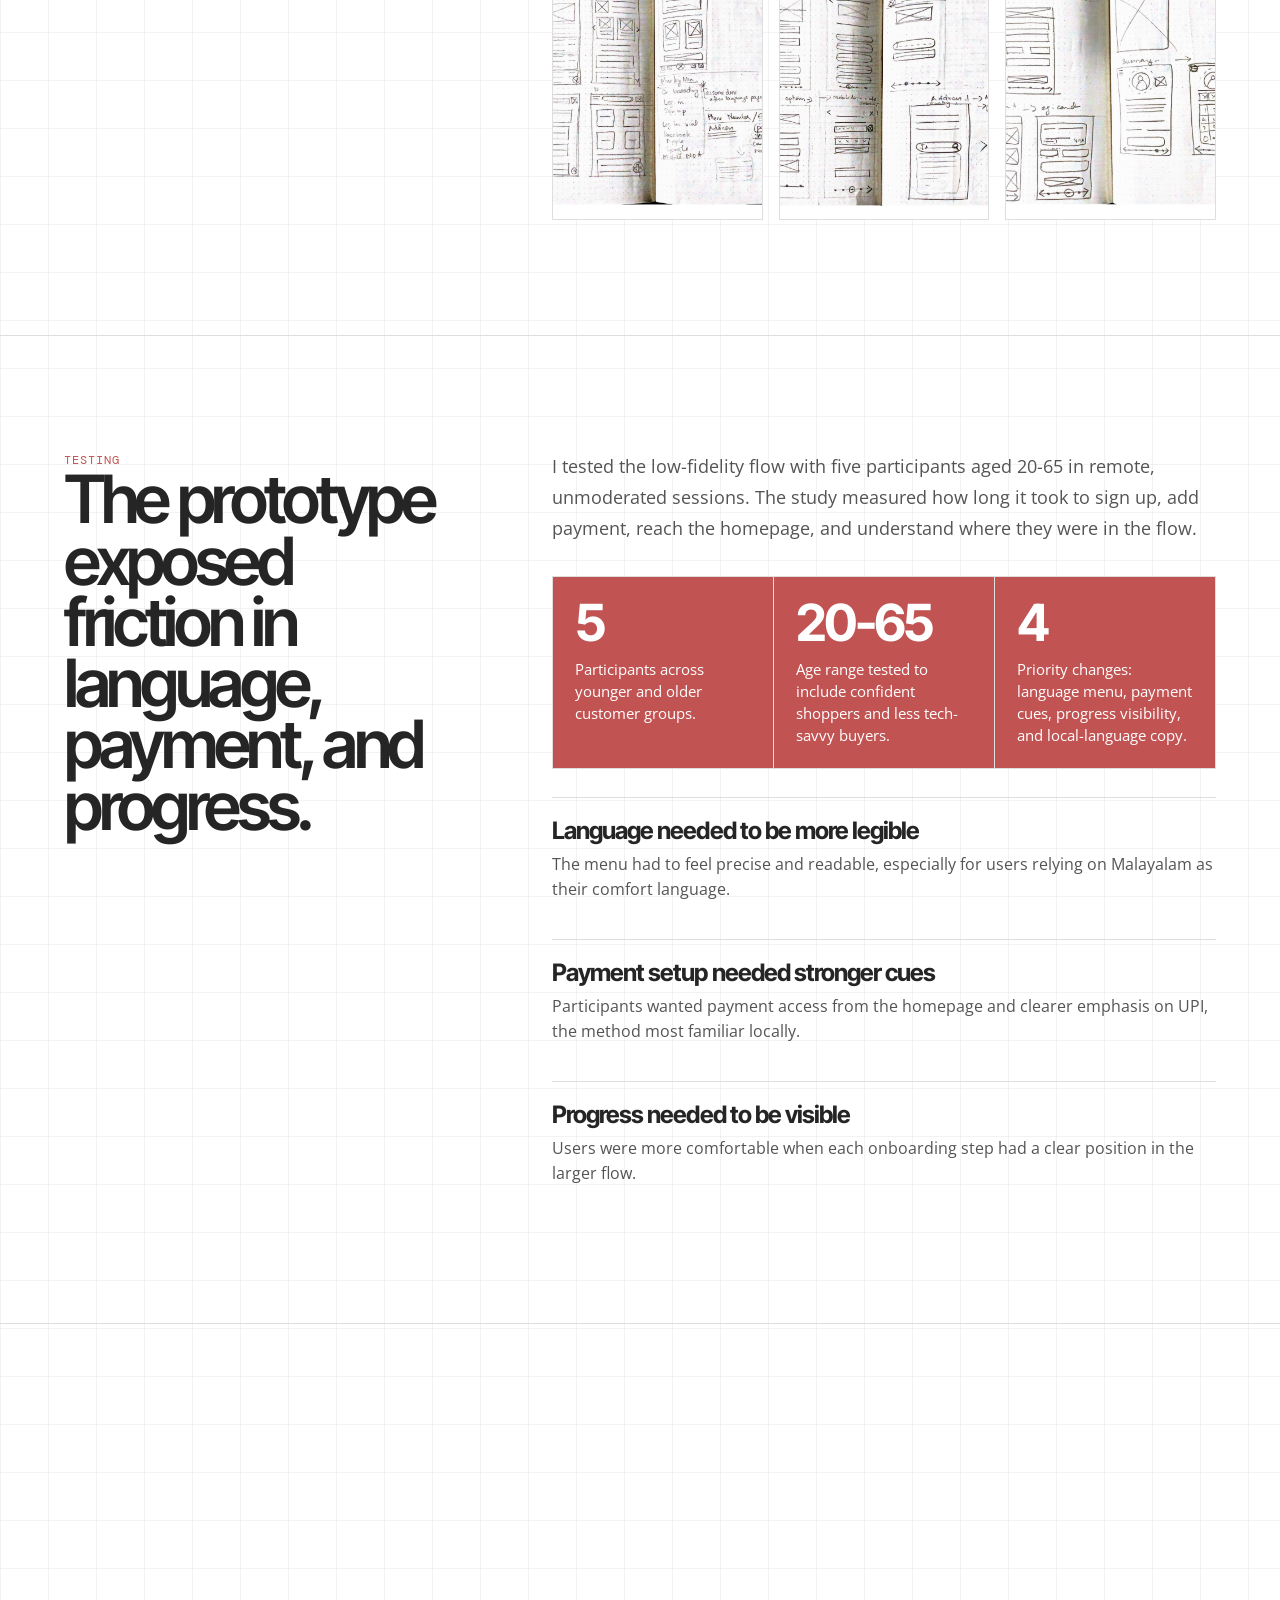
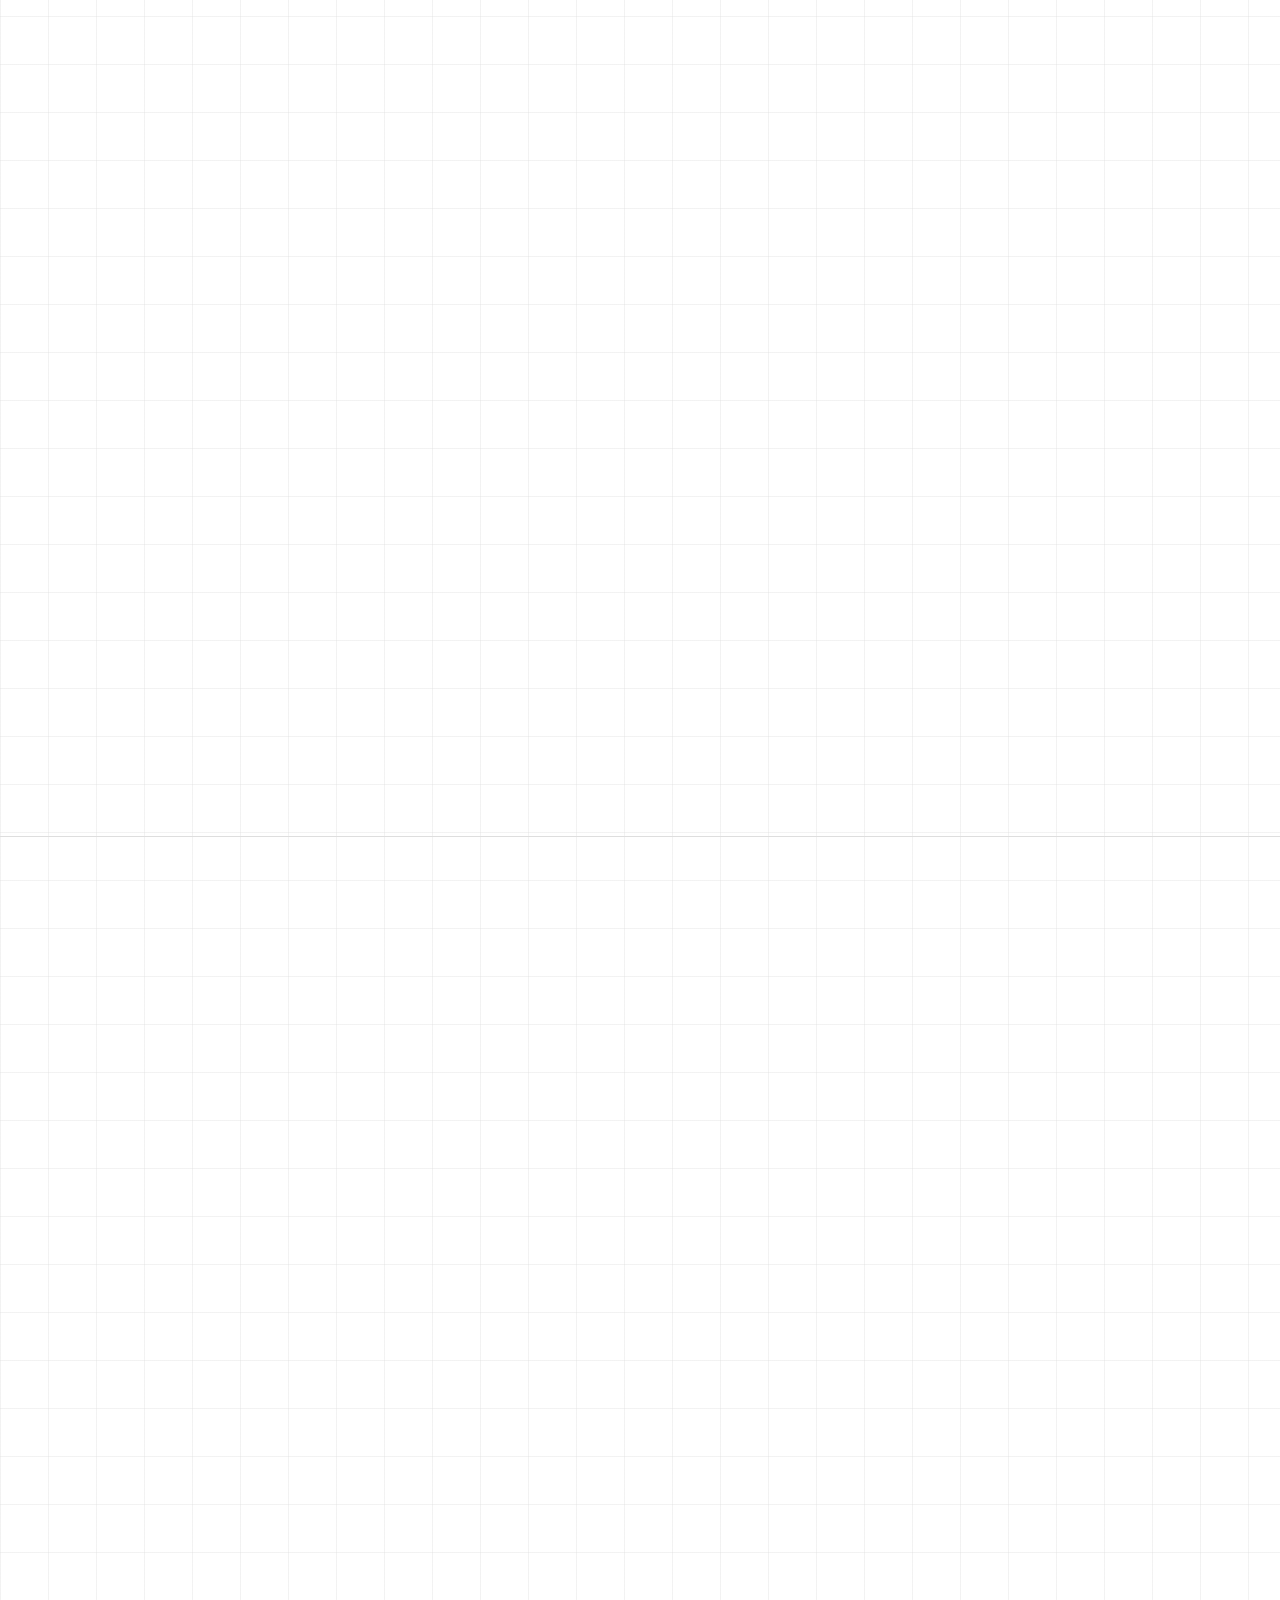
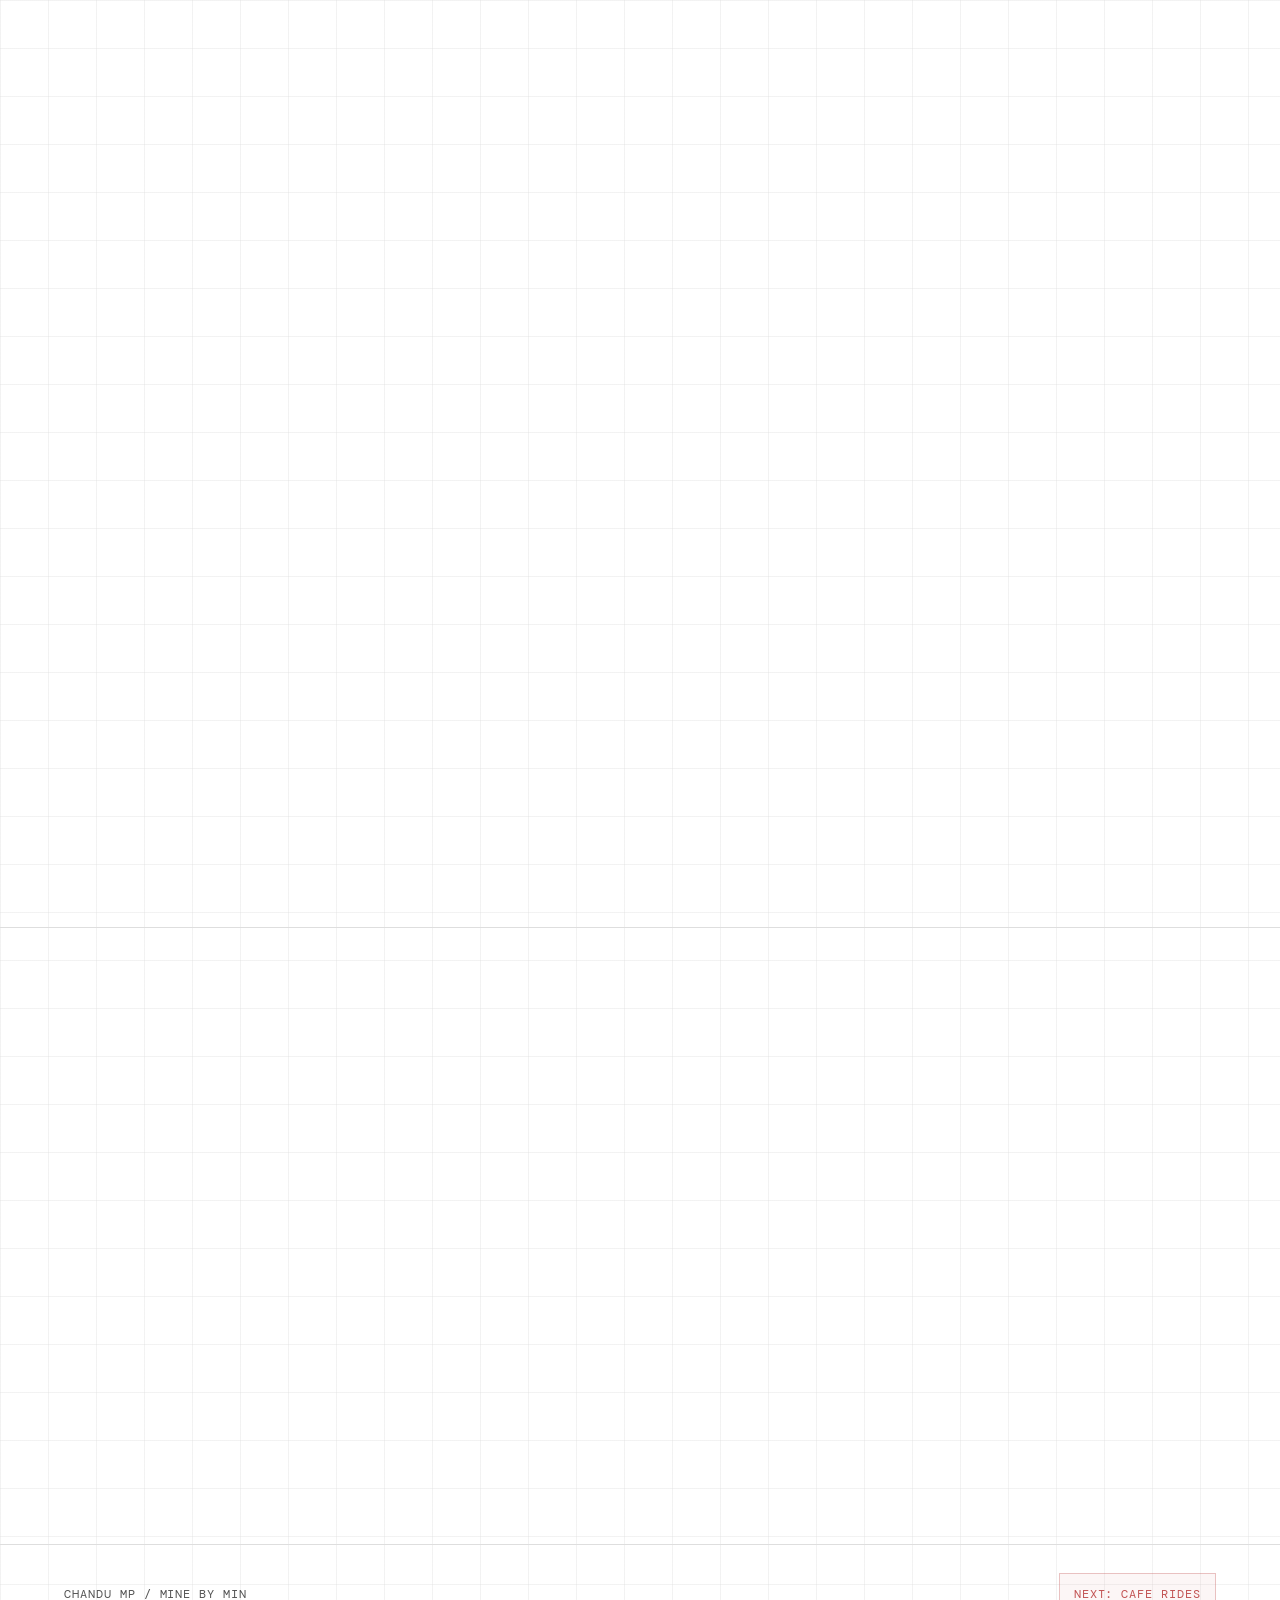
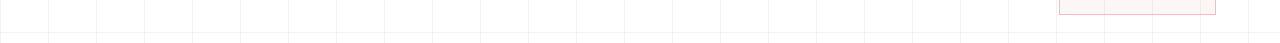
<file: work/mine-by-min.html>
<!DOCTYPE html>
<html lang="en">
<head>
  <meta charset="UTF-8">
  <meta name="viewport" content="width=device-width, initial-scale=1.0">
  <meta name="theme-color" content="#ffffff">
  <title>Mine by Min - Case Study - Chandu MP</title>
  <link rel="icon" href="../favicon.svg" type="image/svg+xml">
  <link rel="preconnect" href="https://fonts.googleapis.com">
  <link rel="preconnect" href="https://fonts.gstatic.com" crossorigin>
  <link href="https://fonts.googleapis.com/css2?family=DM+Mono:wght@300;400&family=Inter+Tight:wght@500;600;700&family=Open+Sans:wght@400;500;600&display=swap" rel="stylesheet">
  <link rel="stylesheet" href="../css/tokens.css">
  <link rel="stylesheet" href="../css/reset.css">
  <link rel="stylesheet" href="../css/case-study-redesign.css">
</head>
<body>
  <div class="cursor-dot" aria-hidden="true"></div>
  <div class="cursor-ring" aria-hidden="true"></div>

  <nav class="case-nav">
    <a href="../index.html">All work</a>
    <span class="case-nav-title">Mine by Min</span>
    <a href="https://www.figma.com/proto/37Km2hjaUhPgvlPlmnXdZ6/MineByMin?node-id=1135-6087&p=f&viewport=368%2C353%2C0.06&t=BGPbAHggMs8VdssR-1&scaling=min-zoom&content-scaling=fixed&starting-point-node-id=1135%3A6087&show-proto-sidebar=1&page-id=569%3A226" target="_blank" rel="noopener">Prototype</a>
  </nav>

  <main>
    <section class="case-hero">
      <div data-reveal>
        <p class="case-label">Handmade jewellery / inclusive e-commerce</p>
        <h1 class="case-title">Mine <em>by Min</em></h1>
        <p class="case-summary">
          A mobile-first shopping experience that helped a handmade jewellery brand move from
          Instagram DMs and flea markets into a dedicated, trustworthy online store.
        </p>
        <div class="case-meta">
          <div class="case-meta-item">
            <div class="case-meta-label">Role</div>
            <div class="case-meta-value">Lead UX Designer</div>
          </div>
          <div class="case-meta-item">
            <div class="case-meta-label">Duration</div>
            <div class="case-meta-value">1 month</div>
          </div>
          <div class="case-meta-item">
            <div class="case-meta-label">Responsibilities</div>
            <div class="case-meta-value">User research, market research, wireframing, prototyping, interviews, testing, visual design, UX writing</div>
          </div>
          <div class="case-meta-item">
            <div class="case-meta-label">Audience</div>
            <div class="case-meta-value">90% women aged 16-65, local buyers, gift shoppers, less tech-savvy customers</div>
          </div>
        </div>
        <div class="case-cta-row">
          <a class="case-button primary" href="https://www.figma.com/proto/37Km2hjaUhPgvlPlmnXdZ6/MineByMin?node-id=1135-6087&p=f&viewport=368%2C353%2C0.06&t=BGPbAHggMs8VdssR-1&scaling=min-zoom&content-scaling=fixed&starting-point-node-id=1135%3A6087&show-proto-sidebar=1&page-id=569%3A226" target="_blank" rel="noopener">View Prototype ↗</a>
          <a class="case-button" href="mailto:chandu.mp.14@gmail.com">Discuss Project</a>
        </div>
      </div>

      <div class="case-hero-media" data-reveal>
        <img src="../assets/images/projects/case-study-assets/mine-hero.png" alt="Mine by Min final mobile shopping screens">
      </div>
    </section>

    <section class="case-section">
      <div class="case-section-grid">
        <div data-reveal>
          <p class="case-label">Brief</p>
          <h2>Make online shopping feel as human as buying through a <em>DM.</em></h2>
        </div>
        <div data-reveal>
          <p class="case-body">
            Mine by Min sold unique handcrafted jewellery mainly through Instagram conversations
            and in-person flea markets. That model created warmth and trust, but it also limited
            order volume, made product discovery inconsistent, and left customers dependent on a
            manual back-and-forth before purchase.
          </p>
          <p class="case-body">
            The opportunity was to create an e-commerce experience that simplified onboarding,
            made payment setup less intimidating, represented handmade products more honestly,
            and gave customers enough confidence to order independently.
          </p>
          <blockquote class="case-quote">The store had to scale the business without stripping away the reassurance people got from the maker.</blockquote>
        </div>
      </div>
    </section>

    <section class="case-section">
      <div class="case-section-grid">
        <div data-reveal>
          <p class="case-label">Research</p>
          <h2>The biggest barriers appeared before checkout.</h2>
        </div>
        <div data-reveal>
          <p class="case-body">
            I used interviews, online surveys, and field observations to understand how different
            customer groups bought handmade jewellery. Younger shoppers were comfortable browsing
            online, but still questioned product authenticity. Older customers often liked the
            products but felt excluded by payment setup, English-first interfaces, and fear of
            making irreversible mistakes.
          </p>
          <div class="case-card-grid">
            <article class="case-card">
              <span class="case-label">01</span>
              <h3>Fear of transactions</h3>
              <p>Some customers preferred asking family members to purchase for them because online payment felt risky.</p>
            </article>
            <article class="case-card">
              <span class="case-label">02</span>
              <h3>Language and literacy</h3>
              <p>Formal translations, dense labels, and technical payment terms made simple actions feel heavy.</p>
            </article>
            <article class="case-card">
              <span class="case-label">03</span>
              <h3>Product trust</h3>
              <p>Customers needed scale, material, fit, and believable reviews because handcrafted items are tactile.</p>
            </article>
            <article class="case-card">
              <span class="case-label">04</span>
              <h3>No dedicated store</h3>
              <p>The Instagram-DM model made discovery and repeat purchase dependent on memory, chat, and availability.</p>
            </article>
          </div>
        </div>
      </div>
    </section>

    <section class="case-section">
      <div class="case-section-grid">
        <div data-reveal>
          <p class="case-label">Personas</p>
          <h2>Two users shaped the product: one needed independence, the other needed proof.</h2>
        </div>
        <div data-reveal>
          <div class="persona-grid">
            <article class="persona-card">
              <span class="case-label">Primary persona</span>
              <h3>Suma, 58</h3>
              <p>Homemaker in Ernakulam. Speaks Malayalam, reads limited English, and wants to buy jewellery for herself or as gifts without asking her children for help.</p>
              <ul>
                <li>Goal: order independently and keep gifts a surprise.</li>
                <li>Barrier: payment setup feels unfamiliar and high-stakes.</li>
                <li>Design implication: use plain local-language cues, visible progress, and reassuring confirmation.</li>
              </ul>
            </article>
            <article class="persona-card">
              <span class="case-label">Secondary persona</span>
              <h3>Min, 28</h3>
              <p>Architect in Alappuzha. Comfortable online, but cautious with local craft stores because polished photos can hide scale, material, and finish.</p>
              <ul>
                <li>Goal: buy authentic handmade pieces with confidence.</li>
                <li>Barrier: photos and vague reviews do not prove quality.</li>
                <li>Design implication: surface material, fit, price, top reviews, and realistic product imagery near the decision.</li>
              </ul>
            </article>
          </div>
        </div>
      </div>
    </section>

    <section class="case-section">
      <div class="case-section-grid">
        <div data-reveal>
          <p class="case-label">Journey</p>
          <h2>Mapping where customers felt anxious, curious, and ready to buy.</h2>
        </div>
        <div data-reveal>
          <div class="journey-map">
            <div class="journey-row">
              <div class="journey-cell"><strong>Sign up</strong>Select language, log in, verify OTP.</div>
              <div class="journey-cell"><strong>Emotion</strong>Curious, anxious, intimidated by unfamiliar UI.</div>
              <div class="journey-cell"><strong>Design response</strong>Keep copy conversational, show clear progress, and avoid technical language.</div>
            </div>
            <div class="journey-row">
              <div class="journey-cell"><strong>Payment setup</strong>Choose UPI, card, or net banking.</div>
              <div class="journey-cell"><strong>Emotion</strong>Careful, fearful of wrong details or money loss.</div>
              <div class="journey-cell"><strong>Design response</strong>Make UPI prominent, add visual guidance, and let users skip without blocking exploration.</div>
            </div>
            <div class="journey-row">
              <div class="journey-cell"><strong>Find product</strong>Browse categories, favourites, deals, and product detail.</div>
              <div class="journey-cell"><strong>Emotion</strong>Excited, curious, but unsure about fit and material.</div>
              <div class="journey-cell"><strong>Design response</strong>Reduce clutter, make ratings and prices readable, and show authenticity cues closer to product cards.</div>
            </div>
            <div class="journey-row">
              <div class="journey-cell"><strong>Checkout</strong>Review cart, address, price, and delivery.</div>
              <div class="journey-cell"><strong>Emotion</strong>Alert, hopeful, worried about final mistakes.</div>
              <div class="journey-cell"><strong>Design response</strong>Keep order summary, address, ETA, and final price visible before confirmation.</div>
            </div>
          </div>
        </div>
      </div>
    </section>

    <section class="case-section">
      <div class="case-section-grid">
        <div data-reveal>
          <p class="case-label">Information architecture</p>
          <h2>A simple path from setup to shopping.</h2>
        </div>
        <div data-reveal>
          <p class="case-body">
            The sitemap separated two jobs that were easy to conflate: helping excluded users
            enter the product safely, and helping confident shoppers move quickly into discovery.
            Onboarding covered language, signup, profile, address, and payment. Shopping covered
            homepage, categories, favourites, product detail, cart, and order success.
          </p>
          <div class="screen contain">
            <img src="../assets/images/projects/case-study-assets/mine-sitemap.png" alt="Mine by Min sitemap and flow for onboarding and shopping">
          </div>
          <p class="screen-caption">The flow kept payment setup available, but not so forceful that it stopped users from exploring products.</p>
        </div>
      </div>
    </section>

    <section class="case-section">
      <div class="case-section-grid">
        <div data-reveal>
          <p class="case-label">Low fidelity</p>
          <h2>Wireframes tested the structure before the jewellery brand took over.</h2>
        </div>
        <div data-reveal>
          <p class="case-body">
            The first prototype deliberately stayed low fidelity so feedback stayed focused on
            comprehension: Can users pick a language? Can they understand payment setup? Can
            they reach the store without feeling trapped in forms?
          </p>
          <div class="phone-screens">
            <div class="phone-screen contain">
              <img src="../assets/images/projects/case-study-assets/mine-lowfi-language.png" alt="Low fidelity language selection wireframe">
            </div>
            <div class="phone-screen contain">
              <img src="../assets/images/projects/case-study-assets/mine-lowfi-payment.png" alt="Low fidelity payment method wireframe">
            </div>
            <div class="phone-screen contain">
              <img src="../assets/images/projects/case-study-assets/mine-lowfi-setup.png" alt="Low fidelity setup wireframe">
            </div>
          </div>
          <p class="screen-caption">Low-fidelity screens were used for onboarding, language selection, and payment comprehension only.</p>
          <div class="sketch-grid">
            <img src="../assets/images/projects/case-study-assets/mine-sketch-1.jpg" alt="Mine by Min early wireframe sketches">
            <img src="../assets/images/projects/case-study-assets/mine-sketch-2.jpg" alt="Mine by Min early layout sketches">
            <img src="../assets/images/projects/case-study-assets/mine-sketch-3.jpg" alt="Mine by Min early flow sketches">
          </div>
        </div>
      </div>
    </section>

    <section class="case-section">
      <div class="case-section-grid">
        <div data-reveal>
          <p class="case-label">Testing</p>
          <h2>The prototype exposed friction in language, payment, and progress.</h2>
        </div>
        <div data-reveal>
          <p class="case-body">
            I tested the low-fidelity flow with five participants aged 20-65 in remote,
            unmoderated sessions. The study measured how long it took to sign up, add payment,
            reach the homepage, and understand where they were in the flow.
          </p>
          <div class="metric-grid">
            <div class="metric-card">
              <strong>5</strong>
              <span>Participants across younger and older customer groups.</span>
            </div>
            <div class="metric-card">
              <strong>20-65</strong>
              <span>Age range tested to include confident shoppers and less tech-savvy buyers.</span>
            </div>
            <div class="metric-card">
              <strong>4</strong>
              <span>Priority changes: language menu, payment cues, progress visibility, and local-language copy.</span>
            </div>
          </div>
          <div class="case-list">
            <div class="case-list-item">
              <strong>Language needed to be more legible</strong>
              <p>The menu had to feel precise and readable, especially for users relying on Malayalam as their comfort language.</p>
            </div>
            <div class="case-list-item">
              <strong>Payment setup needed stronger cues</strong>
              <p>Participants wanted payment access from the homepage and clearer emphasis on UPI, the method most familiar locally.</p>
            </div>
            <div class="case-list-item">
              <strong>Progress needed to be visible</strong>
              <p>Users were more comfortable when each onboarding step had a clear position in the larger flow.</p>
            </div>
          </div>
        </div>
      </div>
    </section>

    <section class="case-section">
      <div class="case-section-grid">
        <div data-reveal>
          <p class="case-label">Refinement</p>
          <h2>From wireframe utility to a warm, confident store.</h2>
        </div>
        <div data-reveal>
          <div class="comparison-grid">
            <article class="comparison-card">
              <h3>Before</h3>
              <p>The low-fi flow proved the order of steps, but it did not carry enough tone, visual reassurance, or product context for older users and first-time online buyers.</p>
            </article>
            <article class="comparison-card">
              <h3>After</h3>
              <p>The high-fidelity version added brand imagery, clearer payment hierarchy, warmer copy, motion, product cards, favourites, checkout, and a celebratory success state.</p>
            </article>
          </div>
          <div class="screen wide">
            <img src="../assets/images/projects/case-study-assets/mine-motion.gif" alt="Animated Mine by Min high-fidelity onboarding and shopping flow">
          </div>
          <p class="screen-caption">The final prototype connects onboarding, payment setup, product discovery, and order completion into one mobile-first experience.</p>
        </div>
      </div>
    </section>

    <section class="case-section">
      <div class="case-section-grid">
        <div data-reveal>
          <p class="case-label">Final screens</p>
          <h2>Dedicated flows for setup, browsing, saving, and order confirmation.</h2>
        </div>
        <div data-reveal>
          <div class="phone-screens">
            <div class="phone-screen contain">
              <img src="../assets/images/projects/case-study-assets/mine-final-payment-method.png" alt="Final payment method selection screen">
            </div>
            <div class="phone-screen contain">
              <img src="../assets/images/projects/case-study-assets/mine-final-upi.png" alt="Final UPI setup screen">
            </div>
            <div class="phone-screen contain">
              <img src="../assets/images/projects/case-study-assets/mine-final-card.png" alt="Final card setup screen">
            </div>
            <div class="phone-screen contain">
              <img src="../assets/images/projects/case-study-assets/mine-final-home.png" alt="Final Mine by Min home screen">
            </div>
            <div class="phone-screen contain">
              <img src="../assets/images/projects/case-study-assets/mine-final-favourites.png" alt="Final favourites product grid screen">
            </div>
            <div class="phone-screen contain">
              <img src="../assets/images/projects/case-study-assets/mine-final-earrings.png" alt="Final earrings category product grid screen">
            </div>
            <div class="phone-screen contain">
              <img src="../assets/images/projects/case-study-assets/mine-final-success.png" alt="Final order success screen">
            </div>
          </div>
          <p class="screen-caption">Final screens show the full arc: payment confidence, product browsing, saved items, and a clear post-purchase state.</p>
        </div>
      </div>
    </section>

    <section class="case-section">
      <div class="case-section-grid">
        <div data-reveal>
          <p class="case-label">Outcome</p>
          <h2>A shopping experience that respects both confidence and caution.</h2>
        </div>
        <div data-reveal>
          <p class="case-body">
            Mine by Min became more than a storefront. It became a guided purchase experience
            for people who loved local handmade jewellery but needed different kinds of proof
            before ordering: language comfort, payment reassurance, realistic product detail,
            and a checkout flow that made the final action feel safe.
          </p>
          <div class="case-chips">
            <span class="case-chip">Conversational UX writing</span>
            <span class="case-chip">Accessible onboarding</span>
            <span class="case-chip">UPI-first payment setup</span>
            <span class="case-chip">Product confidence cues</span>
            <span class="case-chip">High-fidelity mobile prototype</span>
          </div>
        </div>
      </div>
    </section>
  </main>

  <footer class="case-footer">
    <span>Chandu MP / Mine by Min</span>
    <a href="cafe-rides.html">Next: Cafe Rides</a>
  </footer>

  <script src="../js/cursor.js"></script>
  <script src="../js/logo-grid.js"></script>
</body>
</html>
</file>
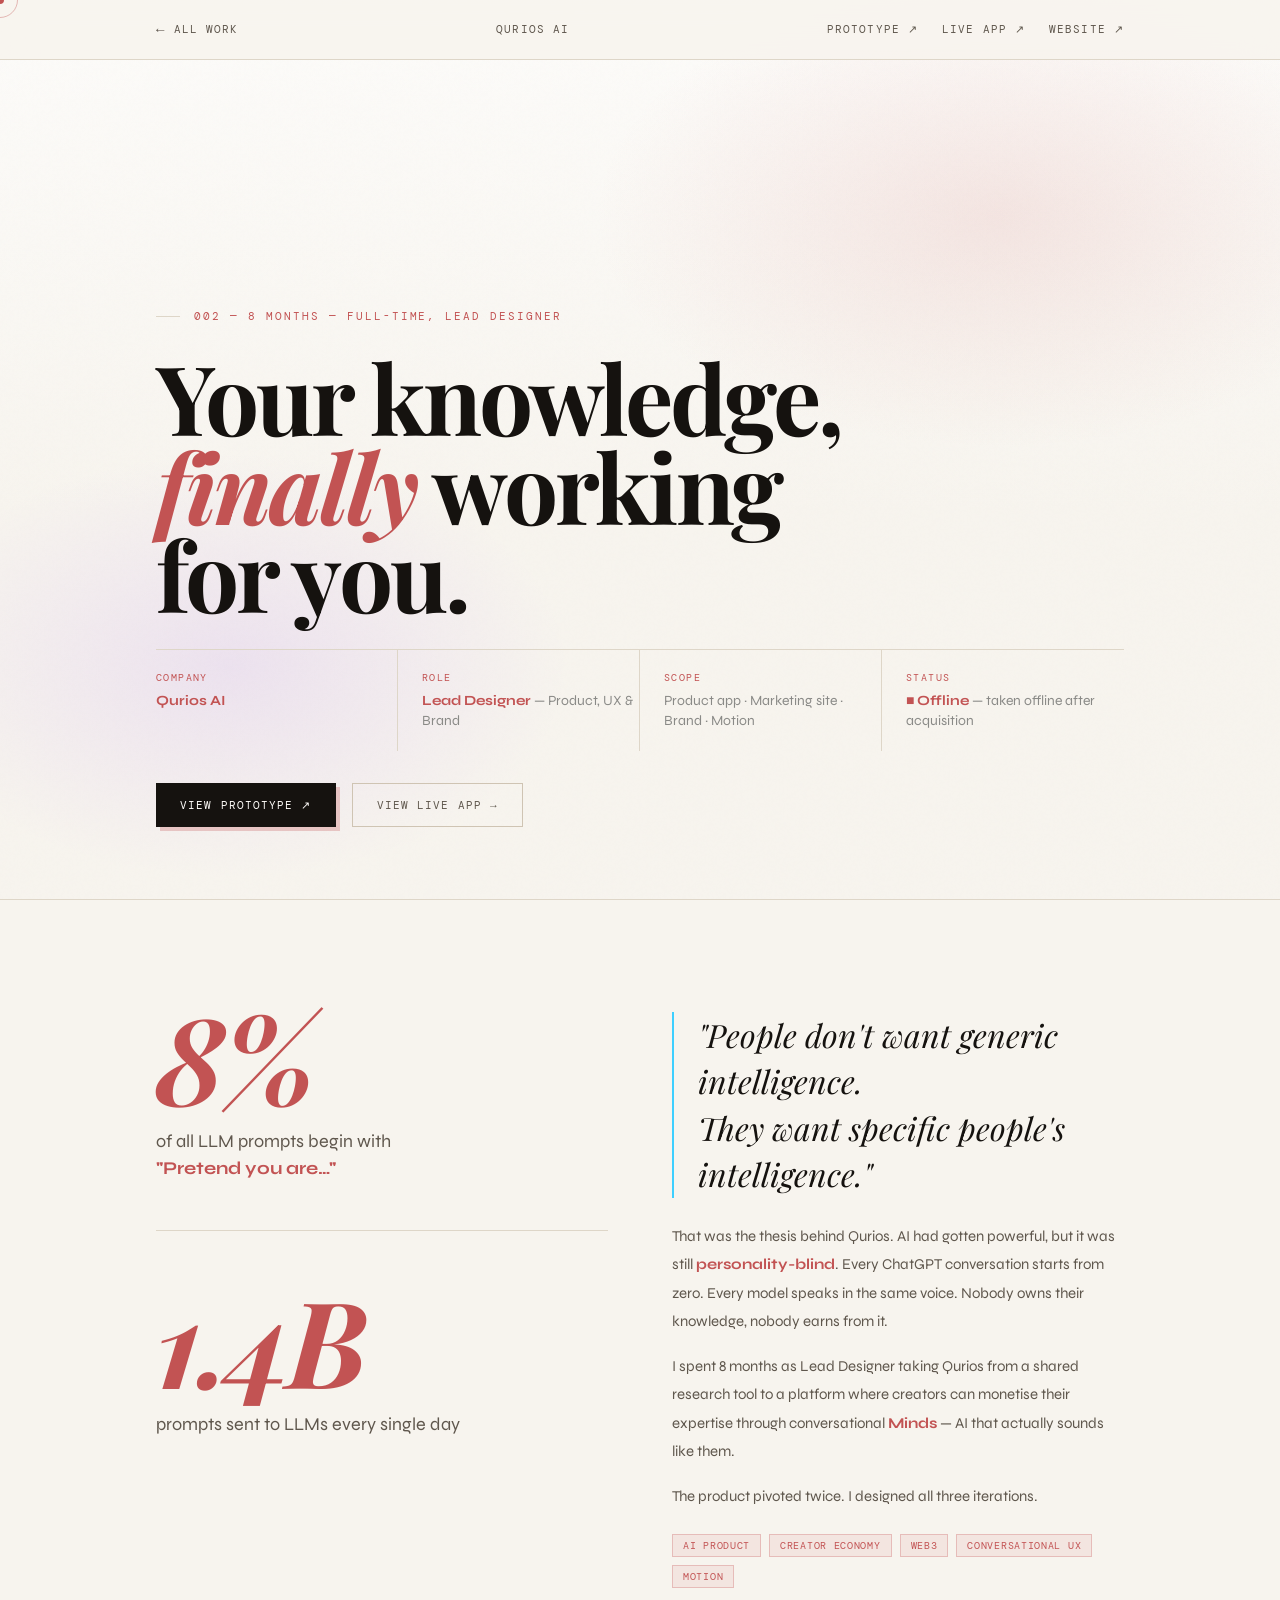
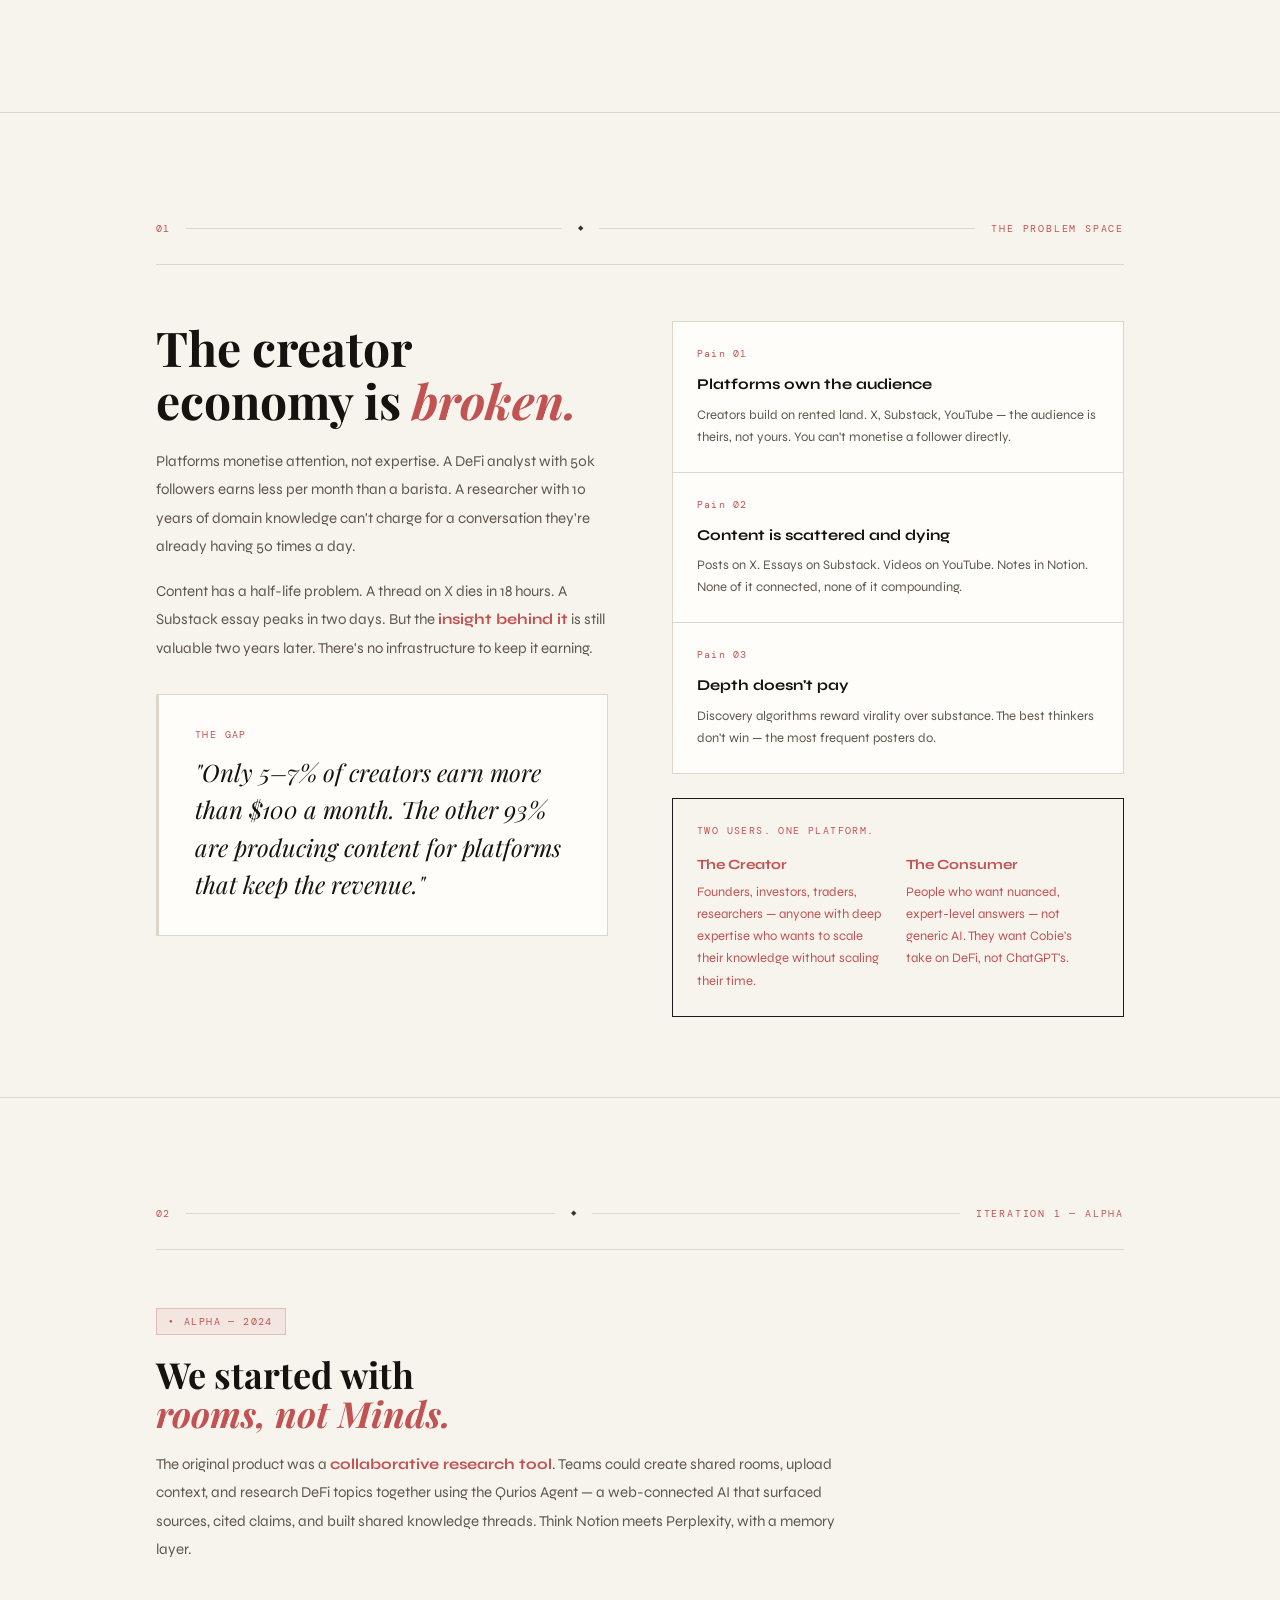
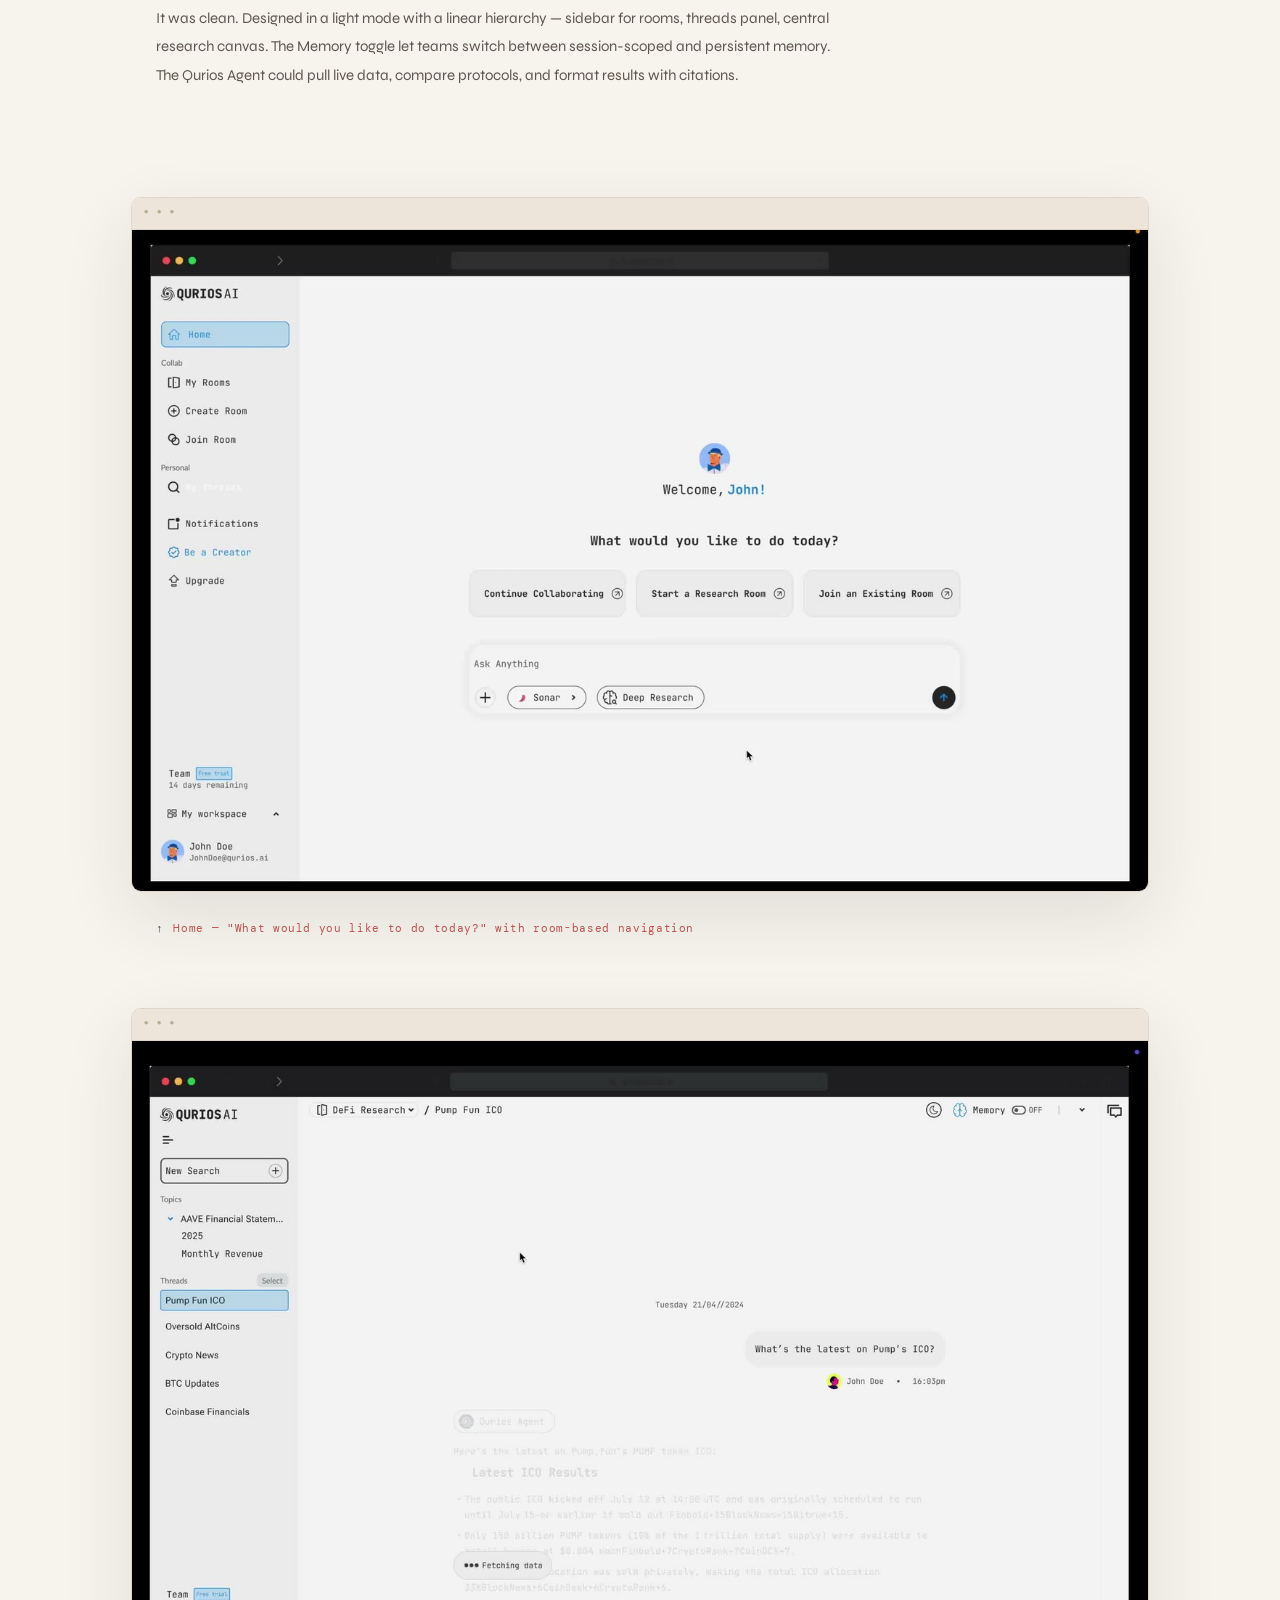
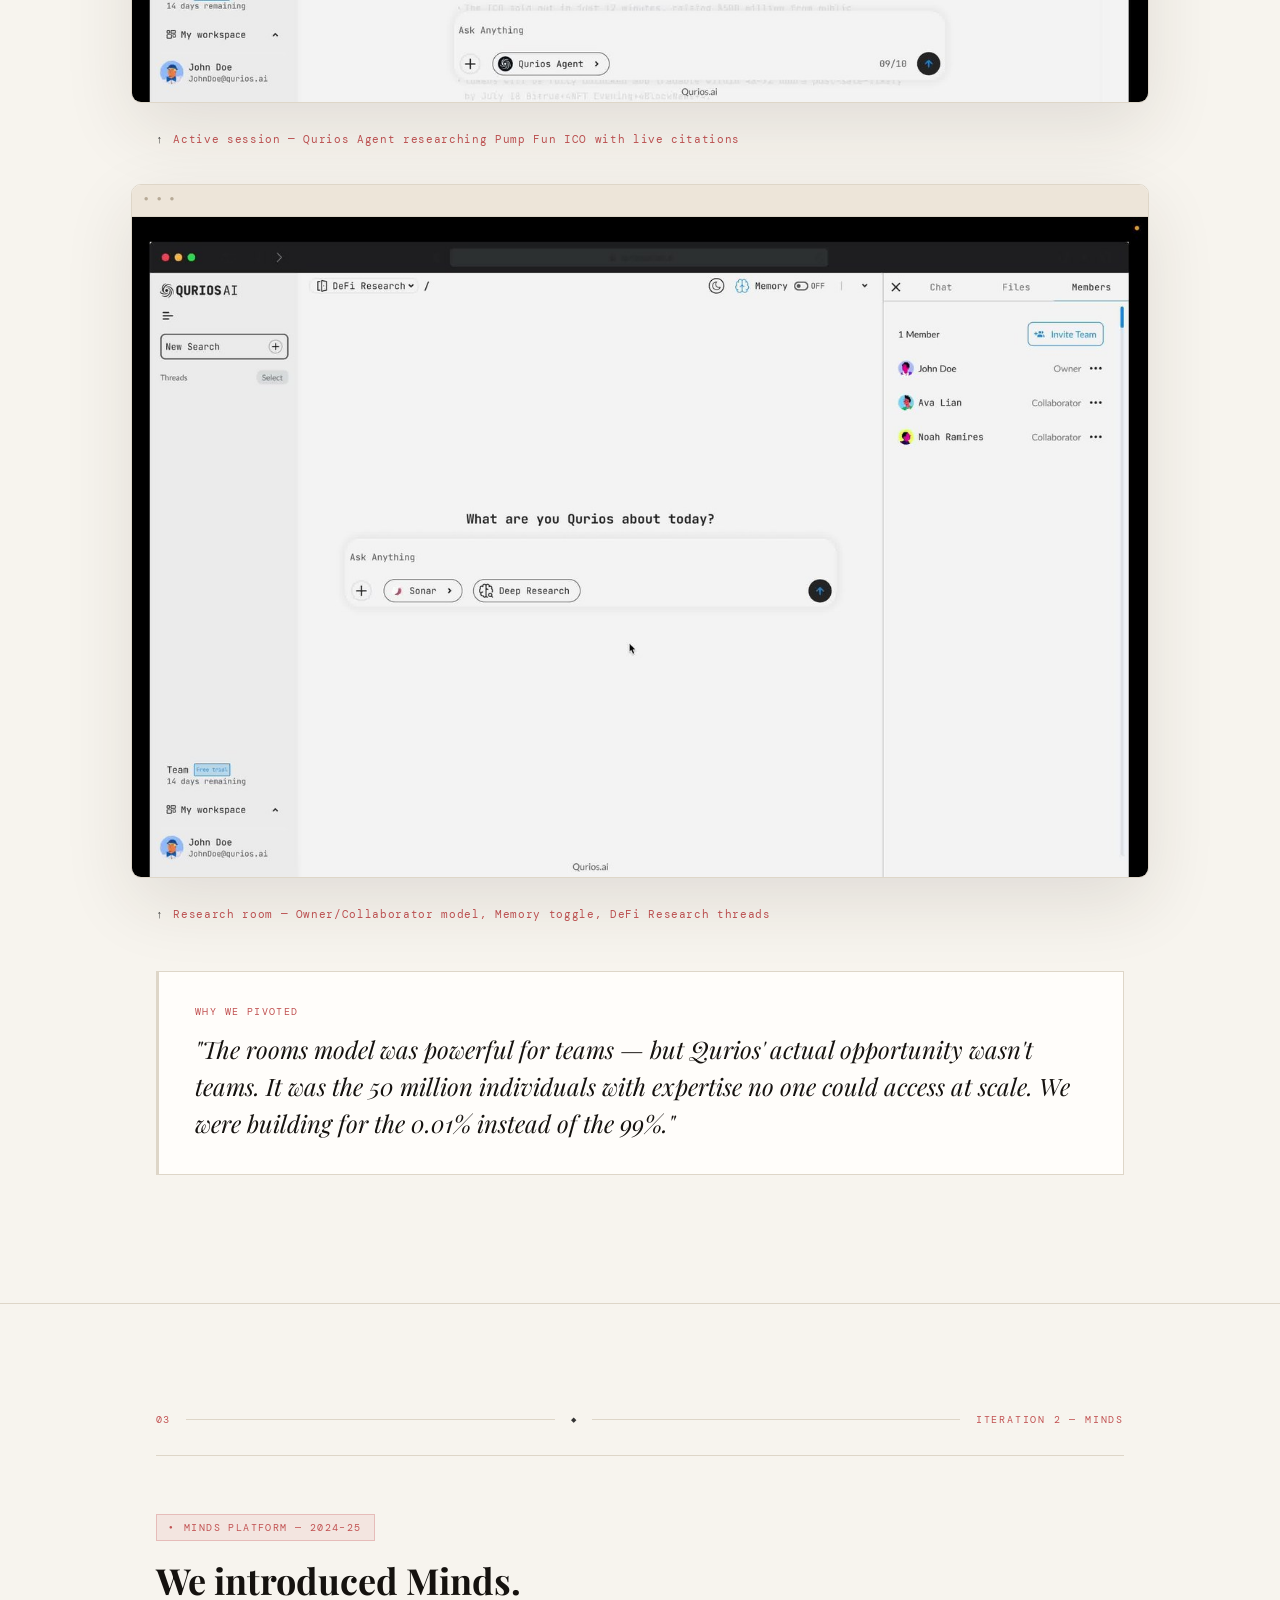
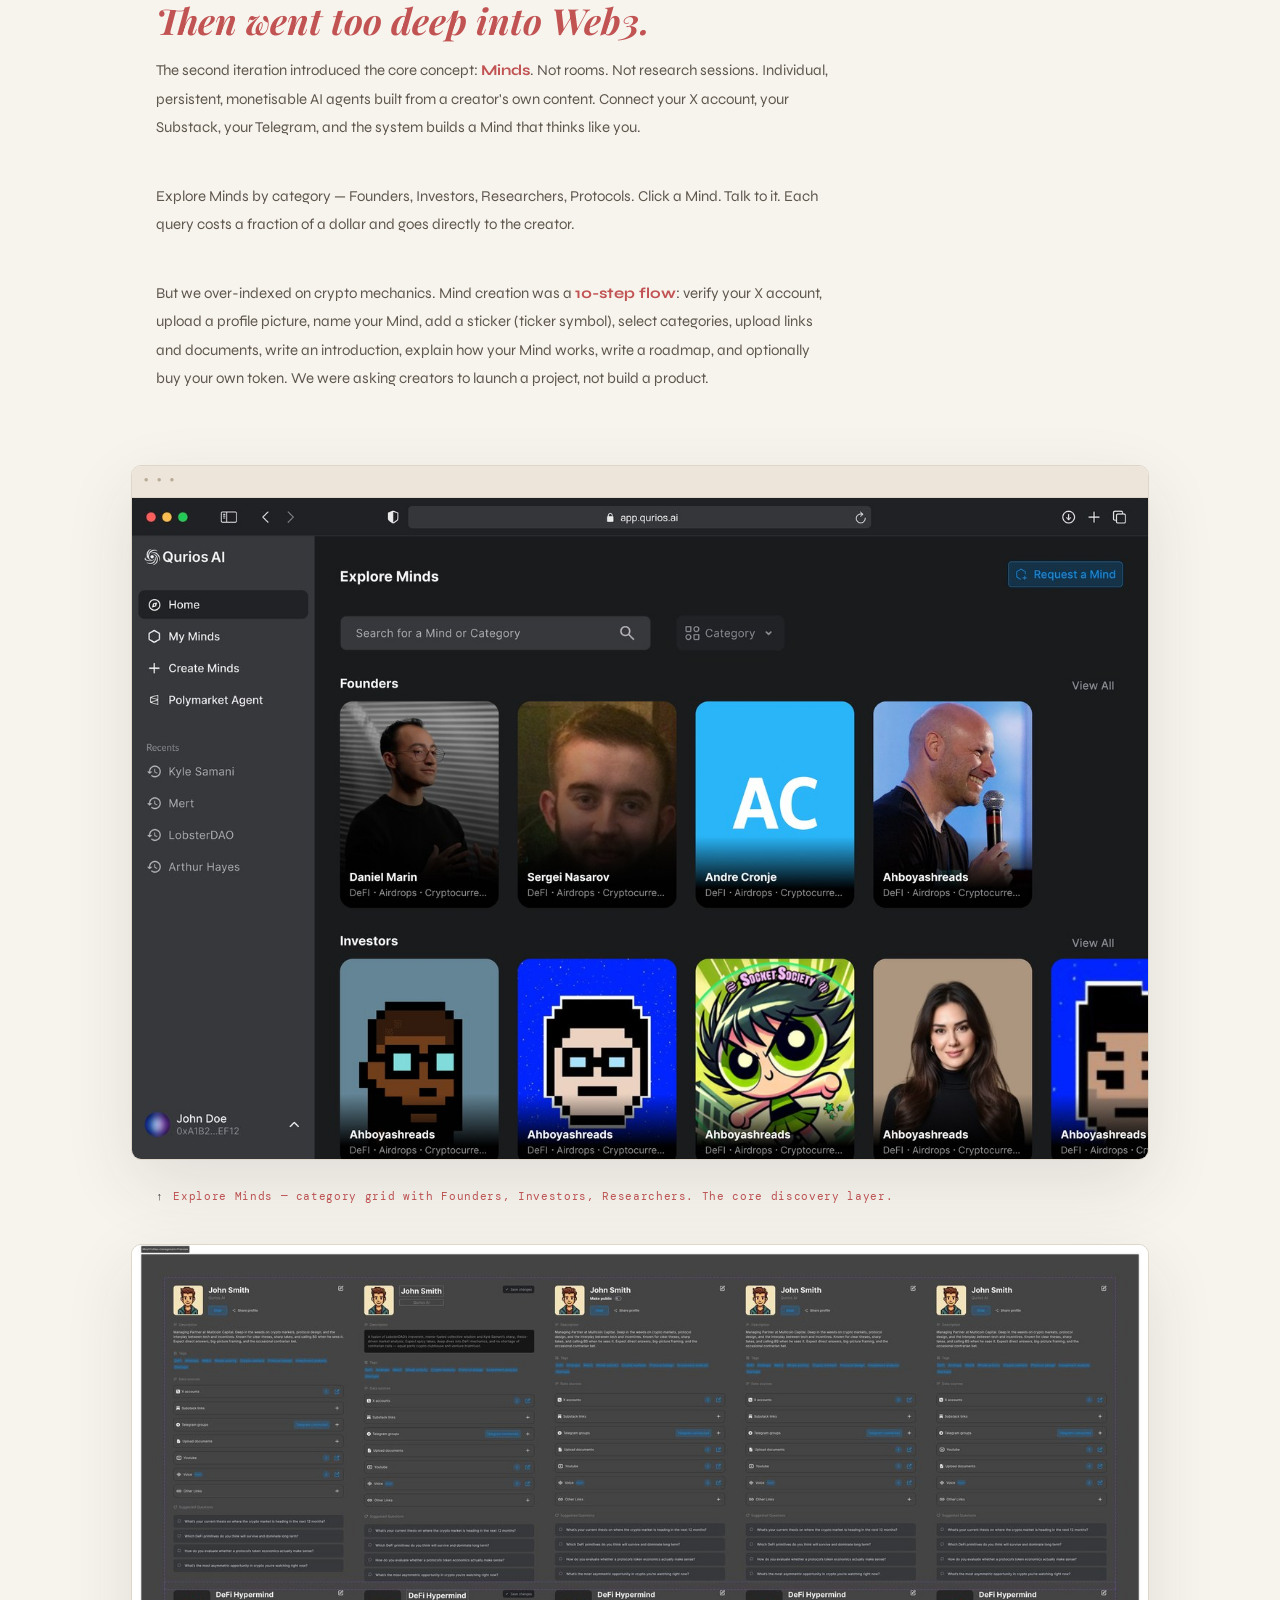
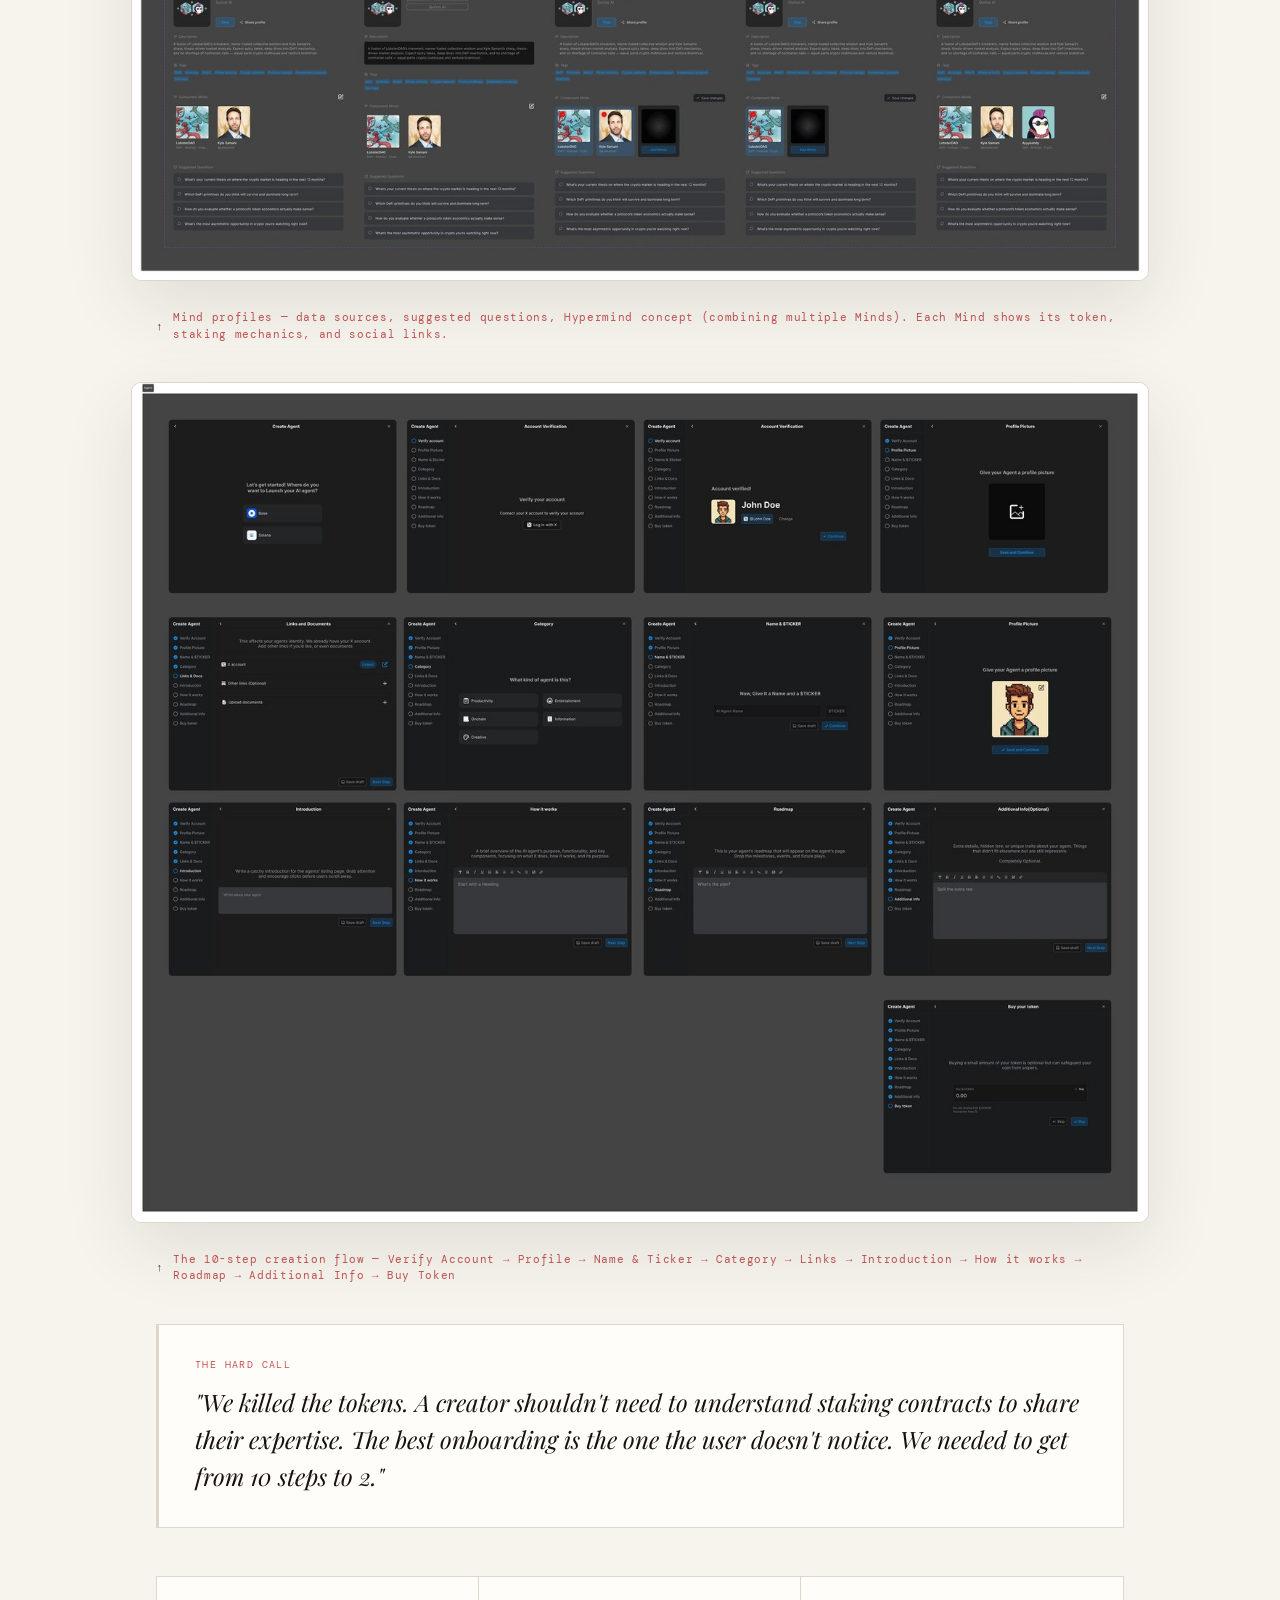
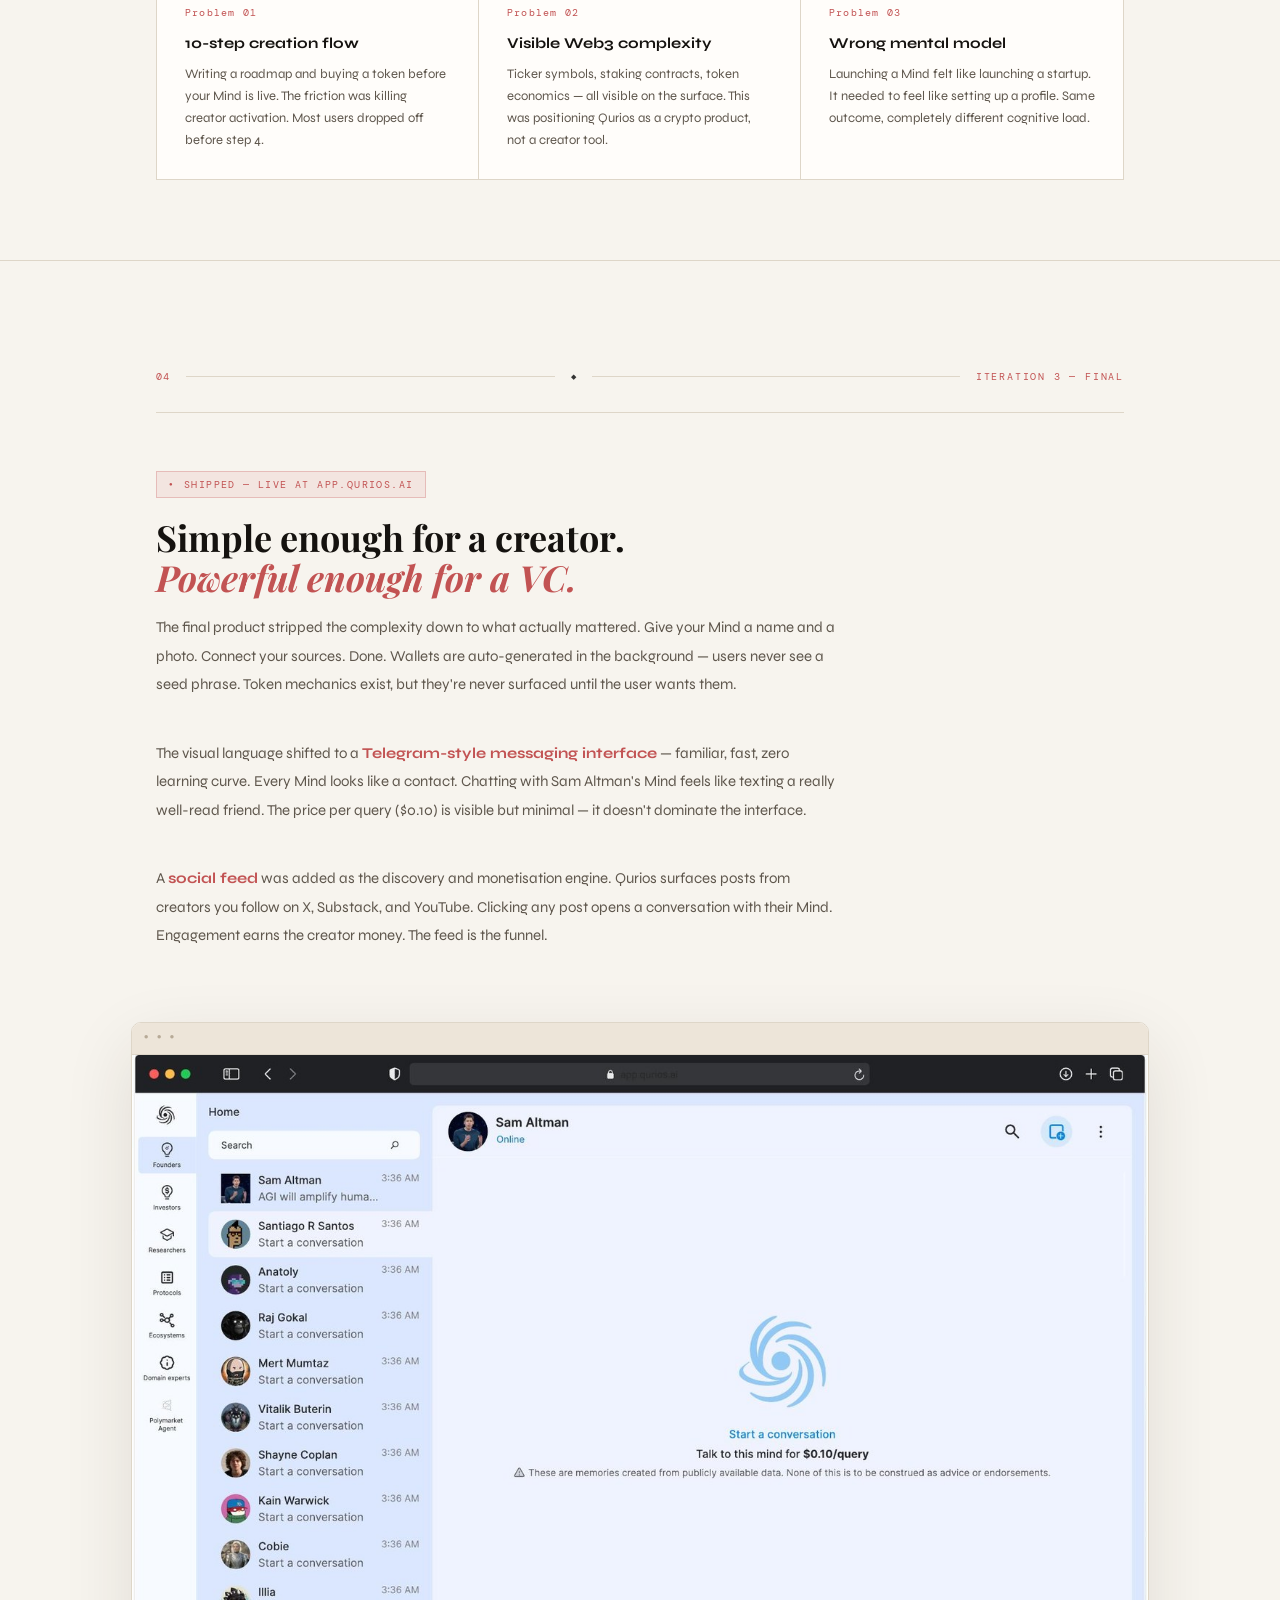
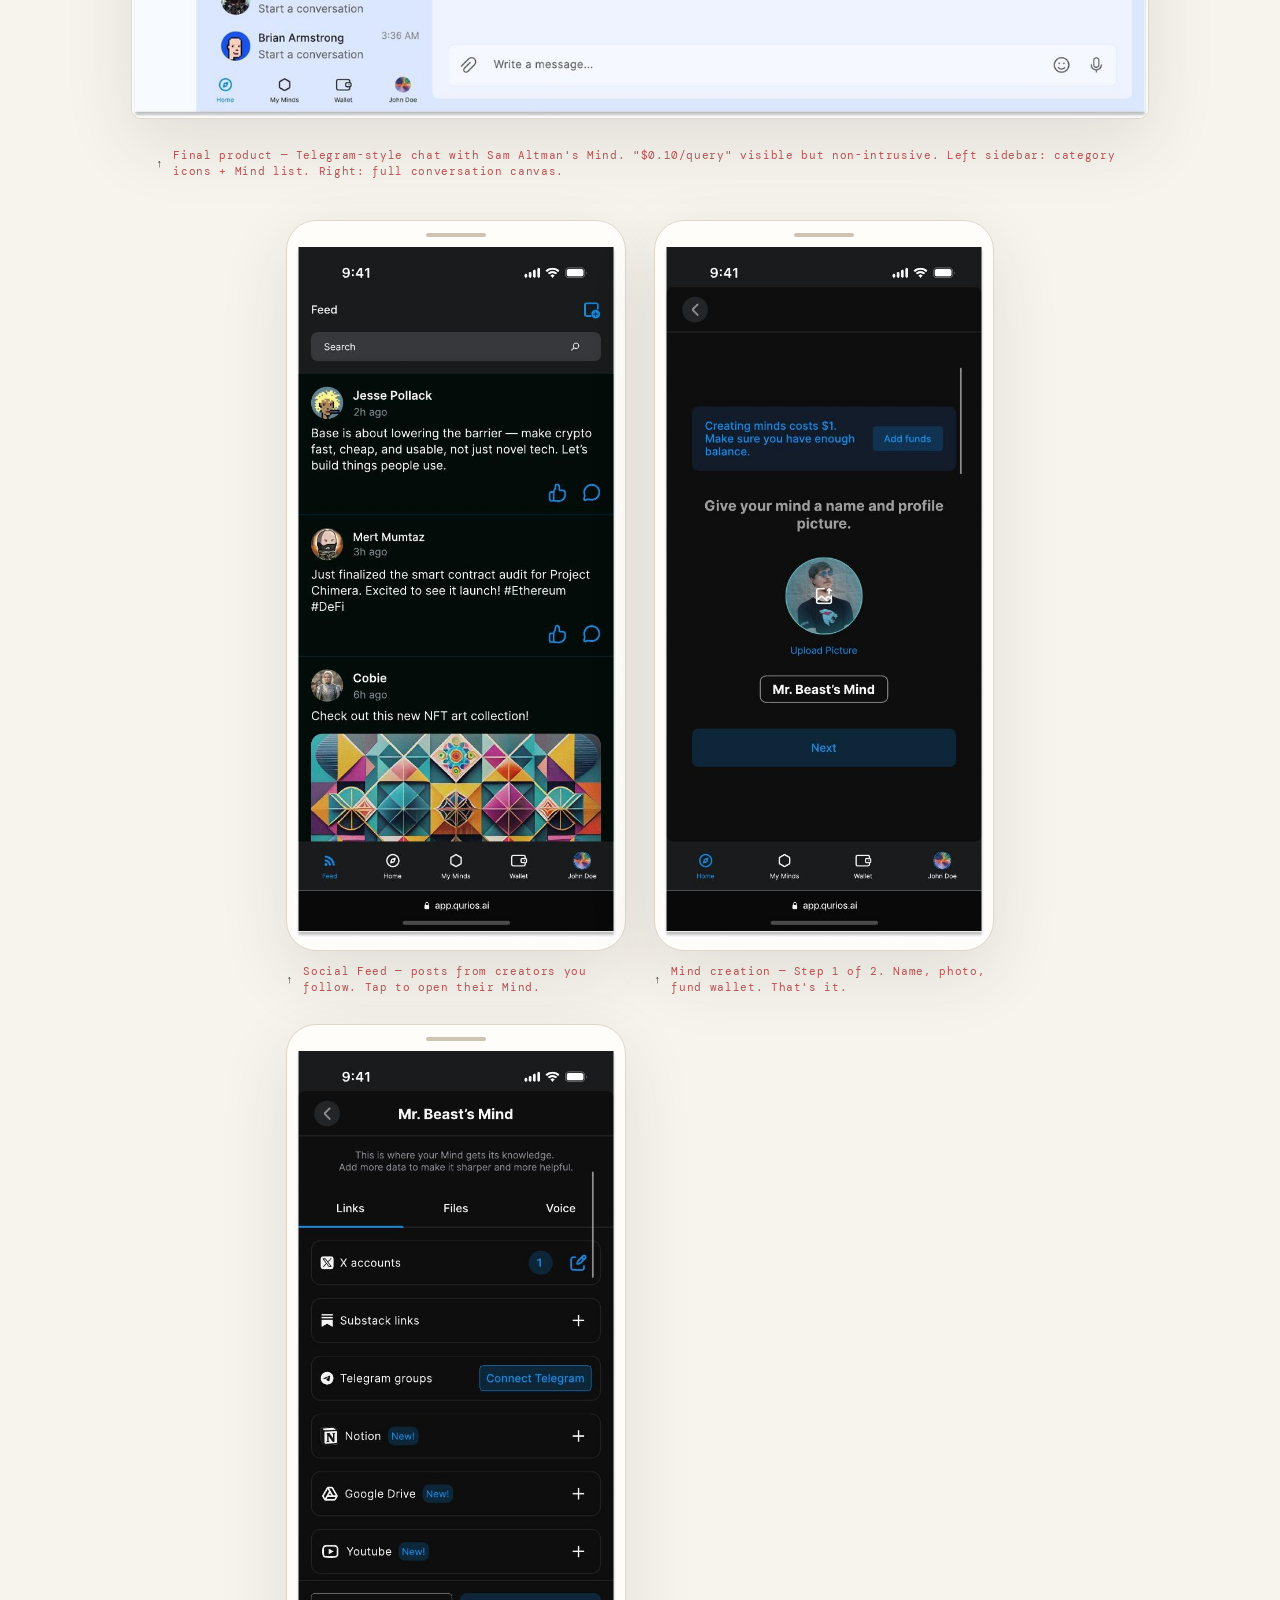
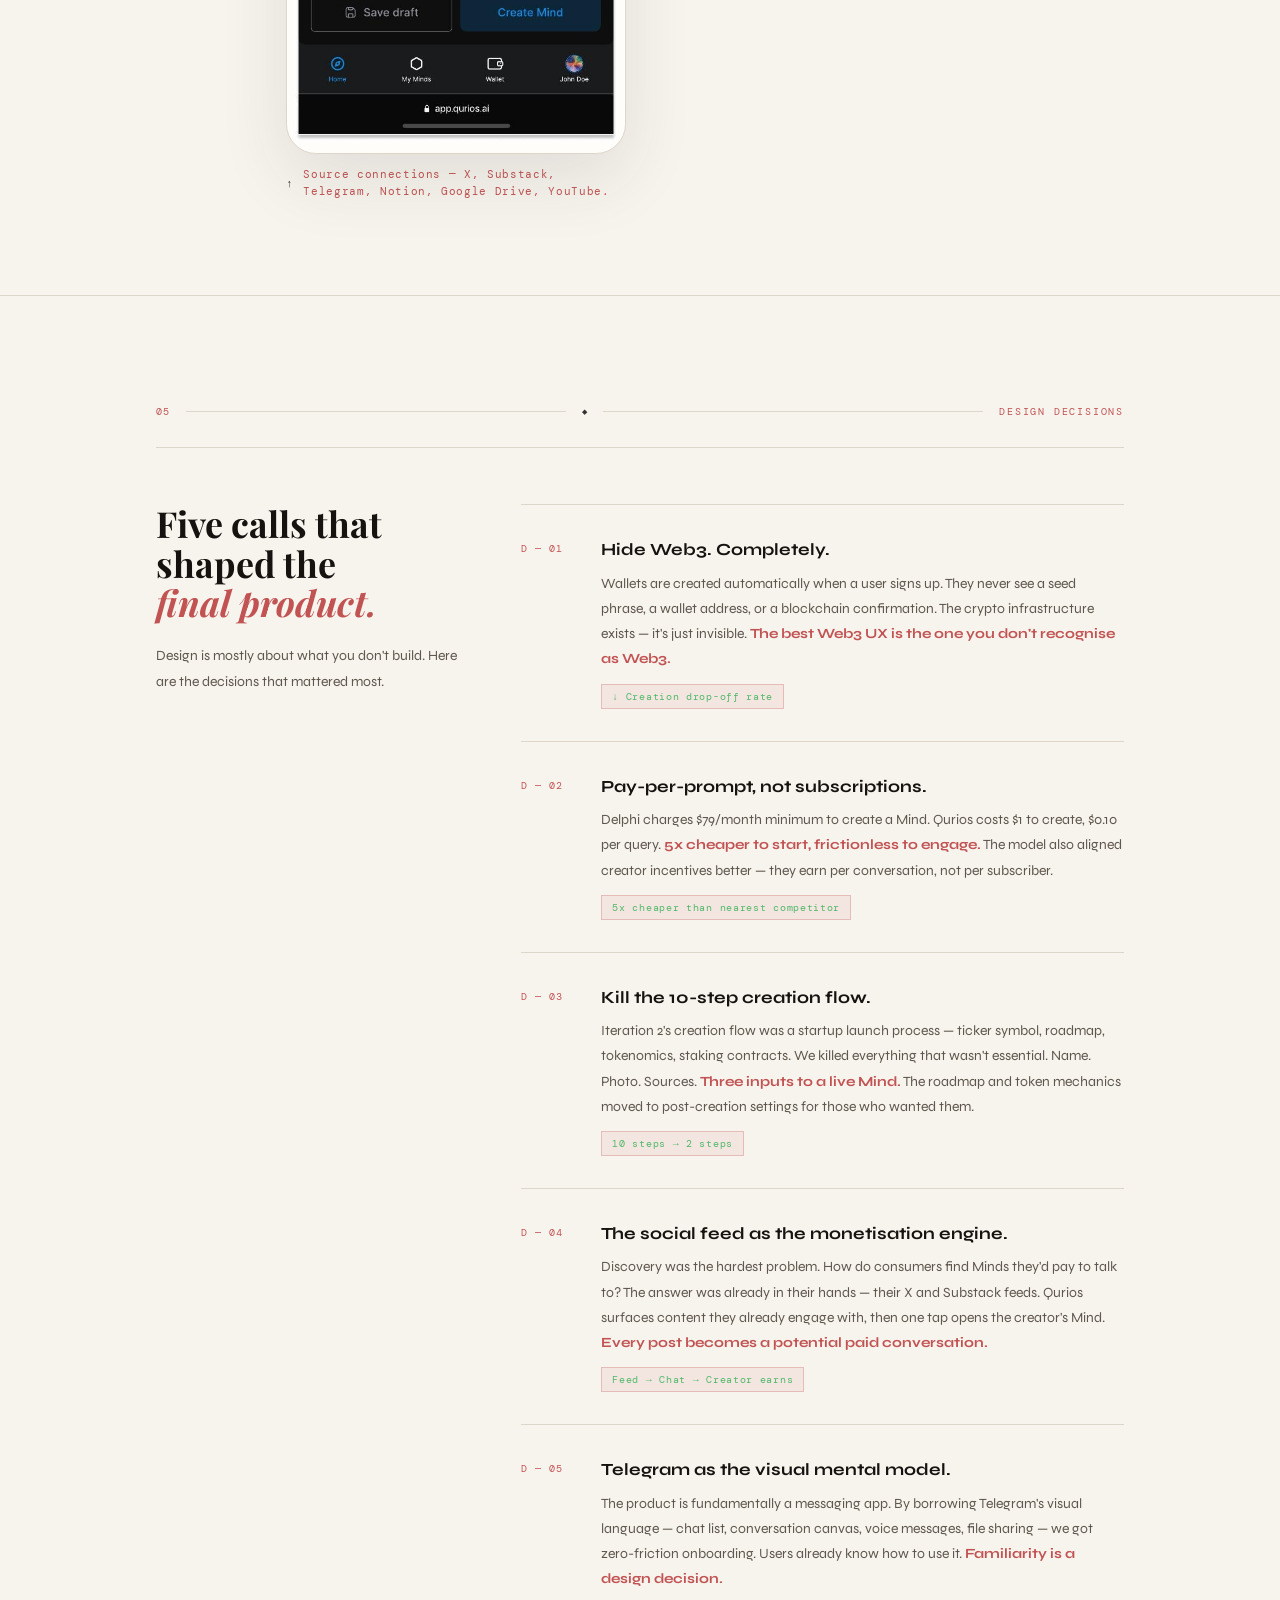
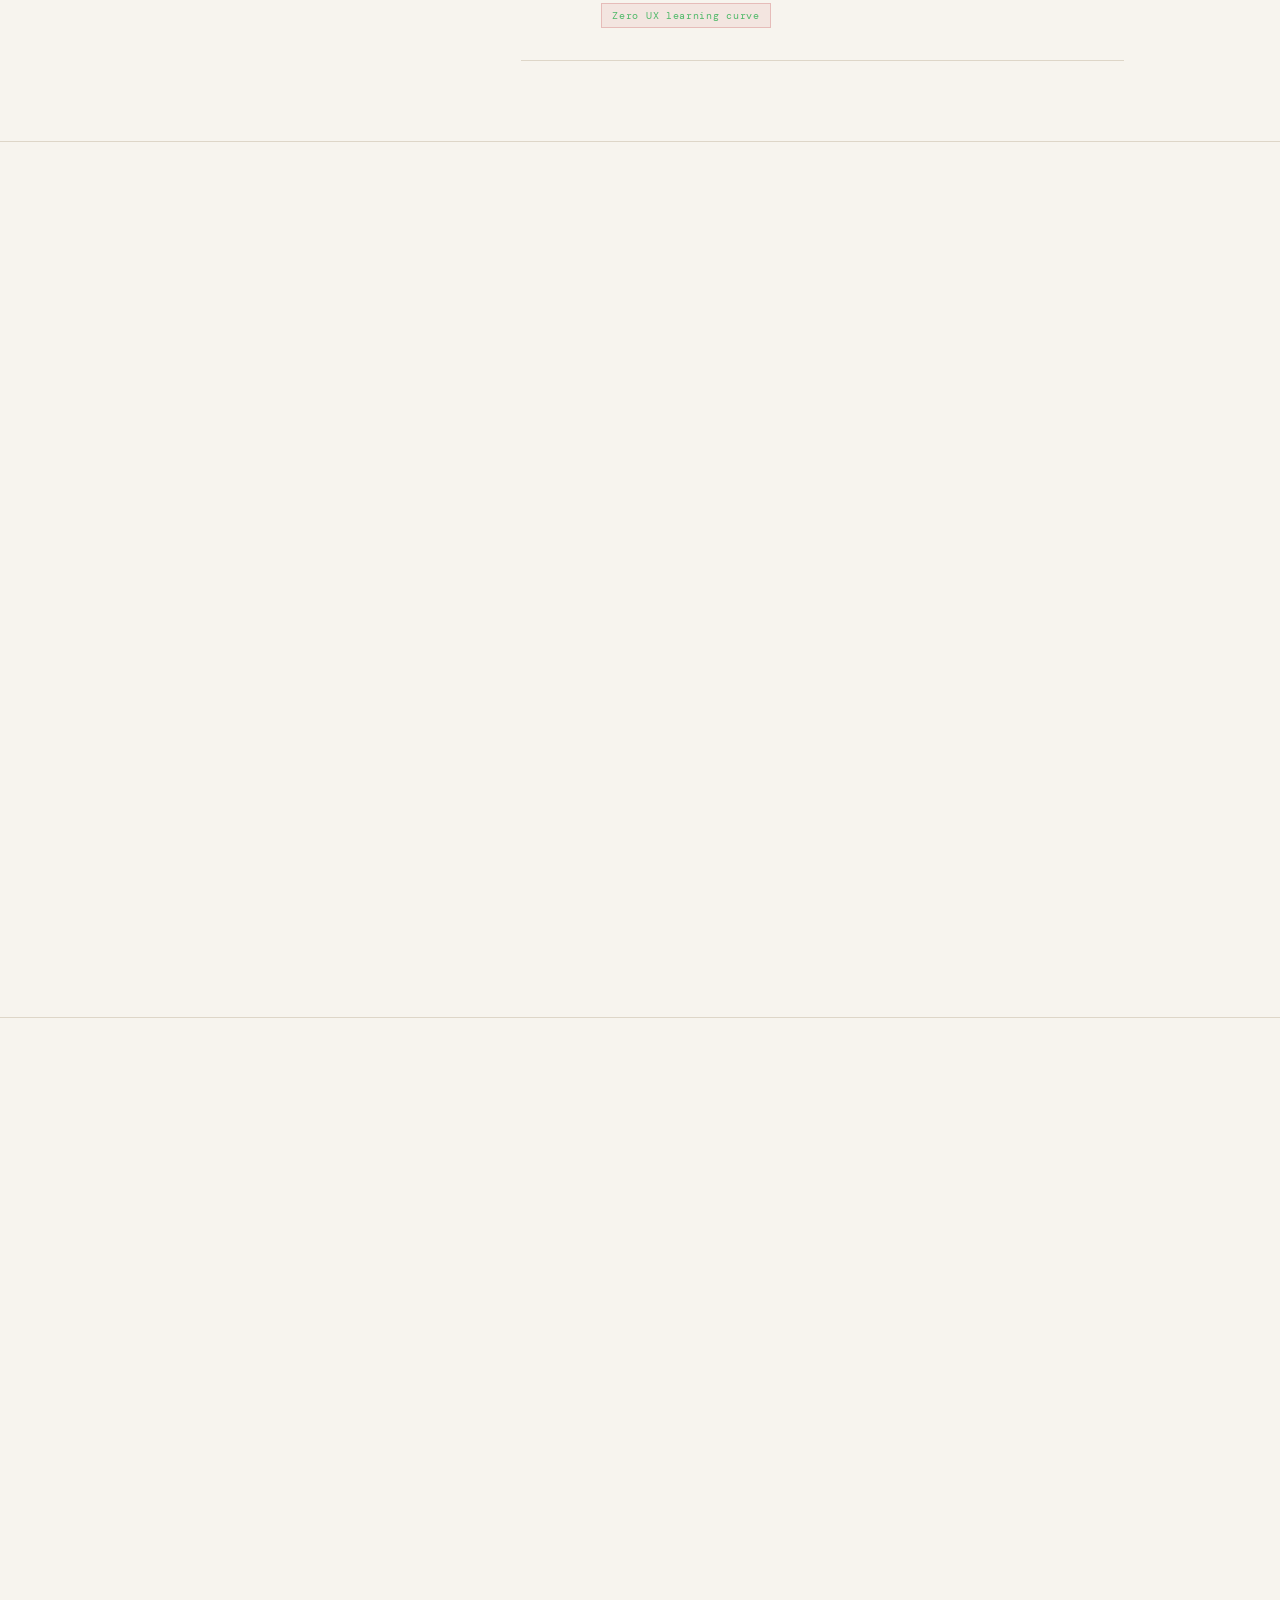
<file: work/qurios.html>
<!DOCTYPE html>
<html lang="en">
<head>
  <meta charset="UTF-8">
  <meta name="viewport" content="width=device-width, initial-scale=1.0">
  <title>Qurios AI — Case Study · Chandu MP</title>
  <link rel="icon" href="../favicon.svg" type="image/svg+xml">
  <link rel="stylesheet" href="../css/tokens.css">
  <link rel="stylesheet" href="../css/reset.css">
  <link rel="preconnect" href="https://fonts.googleapis.com">
  <style>
    /* ── Cursor (standalone for case study pages) ── */
    .cursor-dot {
      position: fixed; top: 0; left: 0; width: 8px; height: 8px;
      background: #3ecfff; border-radius: 50%;
      pointer-events: none; z-index: 5000;
      transform: translate(-50%, -50%);
      transition: width 0.3s cubic-bezier(0.16,1,0.3,1), height 0.3s cubic-bezier(0.16,1,0.3,1), background 0.3s, border-radius 0.3s;
      will-change: transform;
    }
    .cursor-ring {
      position: fixed; top: 0; left: 0; width: 36px; height: 36px;
      border: 1px solid rgba(200,184,154,0.35); border-radius: 50%;
      pointer-events: none; z-index: 4999;
      transform: translate(-50%, -50%);
      transition: width 0.4s cubic-bezier(0.16,1,0.3,1), height 0.4s, border-color 0.4s;
      will-change: transform;
    }
    body.cursor-hover .cursor-dot { width: 48px; height: 48px; background: rgba(200,184,154,0.1); border-radius: 50%; }
    body.cursor-hover .cursor-ring { width: 48px; height: 48px; border-color: #3ecfff; }
    *, *::before, *::after { cursor: none !important; }
  </style>
  <link href="https://fonts.googleapis.com/css2?family=Playfair+Display:ital,wght@0,700;1,400;1,700&family=DM+Mono:wght@300;400&family=Syne:wght@400;700;800&display=swap" rel="stylesheet">
  <style>
    /* ── Base ── */
    *, *::before, *::after { box-sizing: border-box; margin: 0; padding: 0; }
    html { font-size: 16px; scroll-behavior: smooth; overflow-x: hidden; }
    body {
      background: #080808;
      color: #f0ede8;
      font-family: 'Syne', sans-serif;
      -webkit-font-smoothing: antialiased;
      overflow-x: hidden;
    }
    img { display: block; max-width: 100%; height: auto; }
    a { color: inherit; text-decoration: none; }

    /* ── Layout ── */
    .container { max-width: 1080px; margin: 0 auto; padding: 0 clamp(24px, 5vw, 56px); }
    .container--wide { max-width: 1280px; margin: 0 auto; padding: 0 clamp(24px, 5vw, 56px); }

    /* ── Nav ── */
    .cs-nav {
      position: fixed; top: 0; left: 0; right: 0;
      height: 60px; display: flex; align-items: center;
      background: rgba(8,8,8,0.92);
      backdrop-filter: blur(16px);
      border-bottom: 1px solid #1c1c1c;
      z-index: 100;
    }
    .cs-nav .container { display: flex; align-items: center; justify-content: space-between; width: 100%; }
    .cs-nav-back {
      font-family: 'DM Mono', monospace; font-size: 11px;
      color: #8a8a87; letter-spacing: 0.1em; text-transform: uppercase;
      display: flex; align-items: center; gap: 8px;
      transition: color 0.2s;
    }
    .cs-nav-back:hover { color: #3ecfff; }
    .cs-nav-back::before { content: '←'; font-size: 14px; }
    .cs-nav-title {
      font-family: 'DM Mono', monospace; font-size: 11px;
      color: #484844; letter-spacing: 0.1em; text-transform: uppercase;
    }
    .cs-nav-links { display: flex; gap: 24px; }
    .cs-nav-links a {
      font-family: 'DM Mono', monospace; font-size: 11px;
      color: #484844; letter-spacing: 0.1em; text-transform: uppercase;
      transition: color 0.2s;
    }
    .cs-nav-links a:hover { color: #8a8a87; }

    /* ── HERO ── */
    .hero {
      min-height: 100svh;
      display: flex; flex-direction: column; justify-content: flex-end;
      padding: 64px 0 72px;
      position: relative; overflow: hidden;
    }
    .hero-bg {
      position: absolute; inset: 0; z-index: 0;
      background:
        radial-gradient(ellipse 60% 50% at 70% 40%, rgba(0, 120, 160, 0.07) 0%, transparent 70%),
        radial-gradient(ellipse 40% 60% at 20% 70%, rgba(62, 207, 255, 0.04) 0%, transparent 60%);
    }
    .hero-grain {
      position: absolute; inset: 0; z-index: 1; opacity: 0.3;
      background-image: url("data:image/svg+xml,%3Csvg viewBox='0 0 256 256' xmlns='http://www.w3.org/2000/svg'%3E%3Cfilter id='n'%3E%3CfeTurbulence type='fractalNoise' baseFrequency='0.9' numOctaves='4' stitchTiles='stitch'/%3E%3C/filter%3E%3Crect width='100%25' height='100%25' filter='url(%23n)' opacity='0.05'/%3E%3C/svg%3E");
    }
    .hero .container { position: relative; z-index: 2; }
    .hero-eyebrow {
      font-family: 'DM Mono', monospace; font-size: 11px;
      color: #484844; letter-spacing: 0.18em; text-transform: uppercase;
      display: flex; align-items: center; gap: 14px;
      margin-bottom: 28px; opacity: 0; transform: translateY(10px);
      animation: fadeUp 0.8s 0.3s var(--ease-out, cubic-bezier(0.16,1,0.3,1)) forwards;
    }
    .hero-eyebrow::before { content: ''; width: 24px; height: 1px; background: #333; flex-shrink: 0; }
    .hero-title {
      font-family: 'Playfair Display', serif;
      font-size: clamp(52px, 8vw, 96px);
      font-weight: 700; line-height: 0.92;
      letter-spacing: -0.03em; color: #f0ede8;
      margin-bottom: 32px;
      opacity: 0; transform: translateY(24px);
      animation: fadeUp 0.9s 0.5s cubic-bezier(0.16,1,0.3,1) forwards;
    }
    .hero-title em { font-style: italic; color: transparent; -webkit-text-stroke: 1px #484844; }
    .hero-meta {
      display: grid; grid-template-columns: 1fr 1fr 1fr 1fr;
      gap: 0; border-top: 1px solid #1c1c1c;
      opacity: 0; animation: fadeUp 0.8s 0.8s cubic-bezier(0.16,1,0.3,1) forwards;
    }
    .hero-meta-item {
      padding: 20px 0 20px 24px;
      border-right: 1px solid #1c1c1c;
    }
    .hero-meta-item:first-child { padding-left: 0; }
    .hero-meta-item:last-child { border-right: none; }
    .meta-label { font-family: 'DM Mono', monospace; font-size: 10px; color: #484844; letter-spacing: 0.14em; text-transform: uppercase; margin-bottom: 6px; }
    .meta-value { font-size: 14px; color: #8a8a87; line-height: 1.4; }
    .meta-value strong { color: #f0ede8; font-weight: 700; }

    /* ── HOOK SECTION ── */
    .hook {
      padding: 96px 0;
      border-bottom: 1px solid #1c1c1c;
      position: relative;
    }
    .hook-stat-row {
      display: flex; align-items: baseline; gap: 20px;
      margin-bottom: 12px;
    }
    .hook-stat-number {
      font-family: 'Playfair Display', serif;
      font-size: clamp(64px, 10vw, 120px);
      font-weight: 700; font-style: italic;
      color: #3ecfff; line-height: 1;
      letter-spacing: -0.03em;
    }
    .hook-stat-label {
      font-size: 18px; color: #8a8a87; line-height: 1.5;
      max-width: 360px;
    }
    .hook-grid { display: grid; grid-template-columns: 1fr 1fr; gap: 64px; align-items: start; }
    .hook-left {}
    .hook-right { padding-top: 16px; }
    .hook-pull-quote {
      font-family: 'Playfair Display', serif;
      font-size: clamp(22px, 2.8vw, 32px);
      font-style: italic; line-height: 1.45;
      color: #f0ede8; margin-bottom: 24px;
      padding-left: 24px;
      border-left: 2px solid #3ecfff;
    }
    .hook-body {
      font-size: 15px; color: #8a8a87;
      line-height: 1.9; margin-bottom: 16px;
    }
    .hook-body strong { color: #f0ede8; font-weight: 700; }

    /* ── SECTION CHROME ── */
    .section-header {
      display: flex; align-items: center; gap: 16px;
      padding: 28px 0; margin-bottom: 56px;
      border-bottom: 1px solid #1c1c1c;
    }
    .section-num { font-family: 'DM Mono', monospace; font-size: 10px; color: #3ecfff; letter-spacing: 0.12em; }
    .section-rule { flex: 1; height: 1px; background: #1c1c1c; }
    .section-diamond { font-size: 7px; color: #333; }
    .section-label { font-family: 'DM Mono', monospace; font-size: 10px; color: #484844; letter-spacing: 0.18em; text-transform: uppercase; }

    /* ── SECTIONS ── */
    section { padding: 80px 0; border-bottom: 1px solid #1c1c1c; }
    section:last-of-type { border-bottom: none; }

    .section-heading {
      font-family: 'Playfair Display', serif;
      font-size: clamp(28px, 4vw, 48px);
      font-weight: 700; line-height: 1.1;
      color: #f0ede8; margin-bottom: 20px;
    }
    .section-heading em { font-style: italic; color: #3ecfff; }
    .section-heading.ghost {
      color: transparent;
      -webkit-text-stroke: 1px #333;
    }
    .section-body {
      font-size: 15px; color: #8a8a87;
      line-height: 1.9; max-width: 620px;
    }
    .section-body strong { color: #f0ede8; font-weight: 700; }
    .section-body + .section-body { margin-top: 16px; }

    /* ── ITERATION LAYOUTS ── */
    .iteration-block { margin-bottom: 72px; }
    .iteration-label {
      display: inline-flex; align-items: center; gap: 10px;
      font-family: 'DM Mono', monospace; font-size: 10px;
      color: #3ecfff; letter-spacing: 0.14em; text-transform: uppercase;
      border: 1px solid rgba(200,184,154,0.2);
      background: rgba(200,184,154,0.05);
      padding: 5px 12px; margin-bottom: 20px;
    }
    .iteration-label::before { content: '●'; font-size: 6px; }
    .iteration-title {
      font-family: 'Playfair Display', serif;
      font-size: clamp(24px, 3vw, 36px);
      font-weight: 700; line-height: 1.1;
      color: #f0ede8; margin-bottom: 16px;
    }
    .iteration-title em { font-style: italic; color: #8a8a87; }

    /* ── SCREENSHOT FRAMES ── */
    .screen-frame {
      width: 100%; position: relative;
      border: 1px solid #1c1c1c;
      background: #0d0d0d;
      overflow: hidden;
    }
    .screen-frame--browser::before {
      content: '';
      display: block; height: 32px;
      background: #111;
      border-bottom: 1px solid #1c1c1c;
    }
    .screen-frame--browser::after {
      content: '● ● ●';
      position: absolute; top: 8px; left: 12px;
      font-size: 8px; color: #333; letter-spacing: 3px;
    }
    .screen-frame img {
      width: 100%; display: block;
    }
    .screen-caption {
      font-family: 'DM Mono', monospace; font-size: 11px;
      color: #484844; letter-spacing: 0.06em;
      padding: 12px 0 0; display: flex;
      align-items: center; gap: 10px;
    }
    .screen-caption::before { content: '↑'; color: #333; }

    .screen-grid-3 {
      display: grid; grid-template-columns: repeat(3, 1fr);
      gap: 16px;
    }
    .screen-grid-2 {
      display: grid; grid-template-columns: 1fr 1fr;
      gap: 16px;
    }
    .qurios-mobile-grid {
      display: grid;
      grid-template-columns: repeat(2, minmax(220px, 340px));
      justify-content: center;
      gap: 28px;
      margin-bottom: 16px;
      align-items: start;
    }
    .qurios-mobile-grid .phone-frame {
      max-width: 340px;
      margin: 0 auto;
    }

    /* Mobile phone frame */
    .phone-frame {
      width: 100%; position: relative;
      border: 2px solid #1c1c1c;
      border-radius: 28px;
      background: #0d0d0d;
      overflow: hidden;
      padding: 12px 8px;
    }
    .phone-frame::before {
      content: '';
      display: block; width: 60px; height: 4px;
      background: #1c1c1c; border-radius: 2px;
      margin: 0 auto 10px;
    }
    .phone-frame img { width: 100%; border-radius: 4px; }

    /* ── INSIGHT CARDS ── */
    .insight-grid {
      display: grid; grid-template-columns: repeat(3, 1fr);
      gap: 0; border: 1px solid #1c1c1c;
    }
    .insight-card {
      padding: 28px; border-right: 1px solid #1c1c1c;
      transition: background 0.2s;
    }
    .insight-card:last-child { border-right: none; }
    .insight-card:hover { background: #0d0d0d; }
    .insight-num {
      font-family: 'DM Mono', monospace; font-size: 10px;
      color: #3ecfff; letter-spacing: 0.12em;
      margin-bottom: 12px;
    }
    .insight-title {
      font-size: 15px; font-weight: 700;
      color: #f0ede8; margin-bottom: 8px;
    }
    .insight-body { font-size: 13px; color: #8a8a87; line-height: 1.7; }

    /* ── DECISION CARDS ── */
    .decision-list { display: flex; flex-direction: column; }
    .decision-item {
      display: grid; grid-template-columns: 80px 1fr;
      gap: 0; border-bottom: 1px solid #1c1c1c;
      padding: 32px 0; position: relative;
    }
    .decision-item:first-child { border-top: 1px solid #1c1c1c; }
    .decision-num {
      font-family: 'DM Mono', monospace; font-size: 10px;
      color: #3ecfff; letter-spacing: 0.1em;
      padding-top: 4px; flex-shrink: 0;
    }
    .decision-content {}
    .decision-title {
      font-size: 17px; font-weight: 700;
      color: #f0ede8; margin-bottom: 8px;
    }
    .decision-body { font-size: 14px; color: #8a8a87; line-height: 1.8; max-width: 640px; }
    .decision-body strong { color: #f0ede8; }
    .decision-tag {
      display: inline-block; margin-top: 12px;
      font-family: 'DM Mono', monospace; font-size: 10px;
      color: #50b969; background: rgba(80,185,105,0.06);
      border: 1px solid rgba(80,185,105,0.2);
      padding: 4px 10px; letter-spacing: 0.07em;
    }

    /* ── PIVOT CALLOUT ── */
    .pivot-callout {
      background: #0d0d0d; border: 1px solid #1c1c1c;
      border-left: 3px solid #3ecfff;
      padding: 32px 36px; margin: 48px 0;
    }
    .pivot-callout-label {
      font-family: 'DM Mono', monospace; font-size: 10px;
      color: #3ecfff; letter-spacing: 0.14em;
      text-transform: uppercase; margin-bottom: 12px;
    }
    .pivot-callout-text {
      font-family: 'Playfair Display', serif;
      font-size: clamp(18px, 2.2vw, 24px);
      font-style: italic; line-height: 1.55;
      color: #f0ede8;
    }

    /* ── PIPELINE DIAGRAM ── */
    .pipeline {
      background: #0a0a0a; border: 1px solid #1c1c1c;
      padding: 48px; position: relative; overflow: hidden;
    }
    .pipeline::before {
      content: '';
      position: absolute; inset: 0;
      background: repeating-linear-gradient(0deg, transparent, transparent 39px, #111 39px, #111 40px),
                  repeating-linear-gradient(90deg, transparent, transparent 39px, #111 39px, #111 40px);
      pointer-events: none; z-index: 0;
    }
    .pipeline-inner { position: relative; z-index: 1; }
    .pipeline-row { display: flex; align-items: center; gap: 0; margin-bottom: 24px; }
    .pipeline-row:last-child { margin-bottom: 0; }
    .pipeline-node {
      background: #111; border: 1px solid #282828;
      padding: 12px 18px; flex-shrink: 0;
    }
    .pipeline-node.accent { border-color: rgba(200,184,154,0.4); background: rgba(200,184,154,0.04); }
    .pipeline-node.green { border-color: rgba(80,185,105,0.4); background: rgba(80,185,105,0.04); }
    .pipeline-node-title {
      font-family: 'DM Mono', monospace; font-size: 11px;
      color: #f0ede8; font-weight: 400; letter-spacing: 0.04em;
    }
    .pipeline-node-sub {
      font-family: 'DM Mono', monospace; font-size: 9px;
      color: #484844; letter-spacing: 0.06em; margin-top: 3px;
    }
    .pipeline-arrow {
      font-family: 'DM Mono', monospace; font-size: 12px;
      color: #333; padding: 0 12px; flex-shrink: 0;
    }

    /* ── OUTCOME STATS ── */
    .outcome-grid {
      display: grid; grid-template-columns: repeat(4, 1fr);
      border: 1px solid #1c1c1c;
    }
    .outcome-stat {
      padding: 32px 24px;
      border-right: 1px solid #1c1c1c;
      transition: background 0.2s;
    }
    .outcome-stat:last-child { border-right: none; }
    .outcome-stat:hover { background: #0d0d0d; }
    .outcome-number {
      font-family: 'Playfair Display', serif;
      font-size: clamp(32px, 4vw, 52px);
      font-weight: 700; font-style: italic;
      color: #3ecfff; line-height: 1;
      margin-bottom: 8px;
    }
    .outcome-label { font-size: 12px; color: #8a8a87; line-height: 1.5; }
    .outcome-label strong { color: #f0ede8; display: block; margin-bottom: 2px; }

    /* ── MOTION SECTION ── */
    .motion-strip {
      background: #0d0d0d; border: 1px solid #1c1c1c;
      display: grid; grid-template-columns: 1fr 1fr;
      gap: 0;
    }
    .motion-strip-left { padding: 48px; border-right: 1px solid #1c1c1c; }
    .motion-strip-right {
      background: #000; position: relative;
      min-height: 280px; overflow: hidden;
      display: flex; align-items: center; justify-content: center;
    }
    .motion-frames {
      display: grid; grid-template-columns: 1fr 1fr;
      gap: 4px; padding: 16px; width: 100%;
    }
    .motion-frame img { width: 100%; aspect-ratio: 16/10; object-fit: cover; }
    .motion-label {
      font-family: 'DM Mono', monospace; font-size: 10px;
      color: #3ecfff; letter-spacing: 0.12em; text-transform: uppercase;
      margin-bottom: 12px;
    }
    .motion-ae-badge {
      display: inline-flex; align-items: center; gap: 8px;
      font-family: 'DM Mono', monospace; font-size: 11px;
      color: #8a8a87; background: #111; border: 1px solid #1c1c1c;
      padding: 6px 12px; margin-top: 16px;
    }
    .ae-icon { width: 16px; height: 16px; background: #9999ff; display: inline-block; font-style: normal; font-size: 9px; display: flex; align-items: center; justify-content: center; color: #000; font-weight: 700; flex-shrink: 0; }

    /* ── CLOSER ── */
    .cs-closer {
      padding: 80px 0;
    }
    .closer-grid { display: grid; grid-template-columns: 1fr 1fr; gap: 64px; align-items: center; }
    .cta-row { display: flex; gap: 16px; margin-top: 32px; flex-wrap: wrap; }
    .btn-primary {
      font-family: 'DM Mono', monospace; font-size: 11px;
      color: #080808; background: #3ecfff;
      padding: 13px 24px; letter-spacing: 0.1em; text-transform: uppercase;
      transition: transform 0.15s, box-shadow 0.15s;
      box-shadow: 4px 4px 0 rgba(200,184,154,0.2);
      display: inline-flex; align-items: center; gap: 8px;
    }
    .btn-primary:hover { transform: translate(2px,2px); box-shadow: 2px 2px 0 rgba(200,184,154,0.2); }
    .btn-secondary {
      font-family: 'DM Mono', monospace; font-size: 11px;
      color: #8a8a87; background: transparent;
      padding: 13px 24px; letter-spacing: 0.1em;
      text-transform: uppercase; border: 1px solid #1c1c1c;
      transition: border-color 0.2s, color 0.2s;
      display: inline-flex; align-items: center; gap: 8px;
    }
    .btn-secondary:hover { border-color: #484844; color: #f0ede8; }

    /* ── FOOTER ── */
    .cs-footer {
      border-top: 1px solid #1c1c1c;
      padding: 28px 0;
      display: flex; align-items: center; justify-content: space-between;
    }
    .footer-nav { display: flex; gap: 32px; }
    .footer-nav a {
      font-family: 'DM Mono', monospace; font-size: 11px;
      color: #484844; letter-spacing: 0.08em; text-transform: uppercase;
      transition: color 0.2s;
    }
    .footer-nav a:hover { color: #3ecfff; }
    .footer-copy {
      font-family: 'DM Mono', monospace; font-size: 11px;
      color: #333; letter-spacing: 0.06em;
    }

    /* ── UTILITIES ── */
    .tag {
      font-family: 'DM Mono', monospace; font-size: 10px;
      color: #3ecfff; background: rgba(200,184,154,0.06);
      border: 1px solid rgba(200,184,154,0.16);
      padding: 3px 10px; letter-spacing: 0.07em; text-transform: uppercase;
    }
    .tag-row { display: flex; gap: 8px; flex-wrap: wrap; margin-bottom: 28px; }
    .divider { height: 1px; background: #1c1c1c; margin: 48px 0; }
    .mt-8 { margin-top: 8px; }
    .mt-16 { margin-top: 16px; }
    .mt-24 { margin-top: 24px; }
    .mt-32 { margin-top: 32px; }
    .mt-48 { margin-top: 48px; }
    .mt-64 { margin-top: 64px; }

    /* ── ANIMATIONS ── */
    @keyframes fadeUp {
      from { opacity: 0; transform: translateY(20px); }
      to { opacity: 1; transform: translateY(0); }
    }
    .reveal {
      opacity: 0; transform: translateY(28px);
      transition: opacity 0.8s cubic-bezier(0.16,1,0.3,1), transform 0.8s cubic-bezier(0.16,1,0.3,1);
    }
    .reveal.visible { opacity: 1; transform: translateY(0); }
    .reveal-left {
      opacity: 0; transform: translateX(-20px);
      transition: opacity 0.8s cubic-bezier(0.16,1,0.3,1), transform 0.8s cubic-bezier(0.16,1,0.3,1);
    }
    .reveal-left.visible { opacity: 1; transform: translateX(0); }
    .reveal-right {
      opacity: 0; transform: translateX(20px);
      transition: opacity 0.8s cubic-bezier(0.16,1,0.3,1), transform 0.8s cubic-bezier(0.16,1,0.3,1);
    }
    .reveal-right.visible { opacity: 1; transform: translateX(0); }

    /* ── RESPONSIVE ── */
    @media (max-width: 768px) {
      /* Nav */
      .cs-nav-title { display: none; }
      .cs-nav-links { display: none; }

      /* Hero */
      .hero { min-height: auto; padding: 80px 0 48px; }
      .hero-meta { grid-template-columns: 1fr 1fr; }
      .hero-meta-item:nth-child(2) { border-right: none; }
      .hero-meta-item:nth-child(3) { border-top: 1px solid #1c1c1c; }
      .hero-meta-item:nth-child(4) { border-top: 1px solid #1c1c1c; border-right: none; }

      /* Hook */
      .hook { padding: 56px 0; }
      .hook-grid { grid-template-columns: 1fr; gap: 40px; }
      .hook-stat-number { font-size: clamp(48px, 14vw, 80px); }
      .hook-pull-quote { font-size: 18px; }

      /* Sections */
      section { padding: 56px 0; }

      /* Two-col grids → single col */
      section > .container > div[style*="grid-template-columns: 1fr 1fr"],
      section > .container > div[style*="grid-template-columns: 2fr 1fr"],
      section > .container > div[style*="grid-template-columns: 1fr 2fr"] {
        grid-template-columns: 1fr !important;
        gap: 40px !important;
      }

      /* Insight cards */
      .insight-grid { grid-template-columns: 1fr !important; }
      .insight-card {
        border-right: none !important;
        border-bottom: 1px solid #1c1c1c !important;
      }
      .insight-card:last-child { border-bottom: none !important; }

      /* Screen grids */
      .screen-grid-2,
      .screen-grid-3 { grid-template-columns: 1fr !important; gap: 20px !important; }
      .qurios-mobile-grid { grid-template-columns: 1fr !important; gap: 20px !important; }
      .qurios-mobile-grid .phone-frame { max-width: 360px; }

      /* Decision list */
      .decision-item { grid-template-columns: 48px 1fr; gap: 0; }
      .decision-title { font-size: 15px; }
      .decision-body { font-size: 13px; }

      /* Pipeline */
      .pipeline { padding: 24px; overflow-x: auto; }
      .pipeline-row { flex-wrap: wrap; gap: 8px; }
      .pipeline-node { padding: 10px 14px; }
      .pipeline-node-title { font-size: 10px; }
      .pipeline-node-sub { font-size: 8px; }

      /* Motion strip */
      .motion-strip { grid-template-columns: 1fr !important; }
      .motion-strip-left { border-right: none; border-bottom: 1px solid #1c1c1c; padding: 32px 24px; }
      .motion-strip-right { min-height: 200px; }

      /* Outcomes */
      .outcome-grid { grid-template-columns: 1fr 1fr !important; }
      .outcome-number { font-size: clamp(24px, 7vw, 40px); }

      /* Closer */
      .closer-grid { grid-template-columns: 1fr !important; gap: 40px !important; }
      .cta-row { flex-direction: column; gap: 12px; }
      .btn-primary, .btn-secondary { justify-content: center; text-align: center; }

      /* Footer */
      .cs-footer { flex-direction: column; gap: 16px; align-items: flex-start; }
      .footer-nav { flex-wrap: wrap; gap: 16px; }
    }

    @media (max-width: 480px) {
      .hero-meta { grid-template-columns: 1fr; }
      .hero-meta-item { border-right: none !important; border-top: none !important; border-bottom: 1px solid #1c1c1c; }
      .hero-meta-item:last-child { border-bottom: none; }

      .hook-stat-number { font-size: clamp(40px, 16vw, 64px); }
      .section-heading { font-size: clamp(22px, 7vw, 32px); }

      .decision-item { grid-template-columns: 1fr; gap: 8px; }
      .decision-num { padding-top: 0; }

      .outcome-grid { grid-template-columns: 1fr !important; }
      .outcome-stat { border-right: none !important; border-bottom: 1px solid #1c1c1c; }
      .outcome-stat:last-child { border-bottom: none; }

      .motion-frames { grid-template-columns: 1fr 1fr; }
    }
  </style>
  <link rel="stylesheet" href="../css/light-mode.css">
</head>
<body>

  <!-- CURSOR -->
  <div class="cursor-dot" aria-hidden="true"></div>
  <div class="cursor-ring" aria-hidden="true"></div>

  <!-- NAV -->
  <nav class="cs-nav">
    <div class="container">
      <a href="../index.html" class="cs-nav-back">All work</a>
      <span class="cs-nav-title">Qurios AI</span>
      <div class="cs-nav-links">
        <a href="https://www.figma.com/proto/bu1kbSPXd5sjs3sHlwhSOL/Qurios.Ai--Copy---Copy-?page-id=7281%3A86296&node-id=7348-95854&starting-point-node-id=7348%3A95854&t=bLyBOpBrCVzH55JC-1" target="_blank" rel="noopener">Prototype ↗</a>
        <a href="https://app.qurios.ai" data-offline-modal data-offline-title="Qurios is offline." data-offline-reason="The live app has been taken offline following an acquisition. The prototype is still available for review.">Live App ↗</a>
        <a href="https://qurios.ai" data-offline-modal data-offline-title="Qurios is offline." data-offline-reason="The marketing site has been taken offline following an acquisition. The prototype is still available for review.">Website ↗</a>
      </div>
    </div>
  </nav>

  <!-- HERO -->
  <section class="hero">
    <div class="hero-bg"></div>
    <div class="hero-grain"></div>
    <div class="container">
      <div class="hero-eyebrow">002 &mdash; 8 months &mdash; Full-time, Lead Designer</div>
      <h1 class="hero-title">
        Your knowledge,<br>
        <em>finally</em> working<br>
        for you.
      </h1>
      <div class="hero-meta">
        <div class="hero-meta-item">
          <div class="meta-label">Company</div>
          <div class="meta-value"><strong>Qurios AI</strong></div>
        </div>
        <div class="hero-meta-item">
          <div class="meta-label">Role</div>
          <div class="meta-value"><strong>Lead Designer</strong> — Product, UX &amp; Brand</div>
        </div>
        <div class="hero-meta-item">
          <div class="meta-label">Scope</div>
          <div class="meta-value">Product app · Marketing site · Brand · Motion</div>
        </div>
        <div class="hero-meta-item">
          <div class="meta-label">Status</div>
          <div class="meta-value"><strong>■ Offline</strong> &mdash; taken offline after acquisition</div>
        </div>
      </div>
      <div class="cta-row">
        <a href="https://www.figma.com/proto/bu1kbSPXd5sjs3sHlwhSOL/Qurios.Ai--Copy---Copy-?page-id=7281%3A86296&node-id=7348-95854&starting-point-node-id=7348%3A95854&t=bLyBOpBrCVzH55JC-1" target="_blank" rel="noopener" class="btn-primary">View Prototype ↗</a>
        <a href="https://app.qurios.ai" class="btn-secondary" data-offline-modal data-offline-title="Qurios is offline." data-offline-reason="The live app has been taken offline following an acquisition. The prototype is still available for review.">View Live App →</a>
      </div>
    </div>
  </section>

  <!-- HOOK -->
  <section class="hook">
    <div class="container">
      <div class="hook-grid">
        <div class="hook-left reveal-left">
          <div class="hook-stat-row">
            <span class="hook-stat-number">8%</span>
          </div>
          <div class="hook-stat-label">
            of all LLM prompts begin with<br>
            <strong style="color:#f0ede8">"Pretend you are…"</strong>
          </div>
          <div class="divider"></div>
          <div class="hook-stat-row">
            <span class="hook-stat-number">1.4B</span>
          </div>
          <div class="hook-stat-label">
            prompts sent to LLMs every single day
          </div>
        </div>
        <div class="hook-right reveal-right">
          <blockquote class="hook-pull-quote">
            "People don't want generic intelligence.<br>
            They want specific people's intelligence."
          </blockquote>
          <p class="hook-body">
            That was the thesis behind Qurios. AI had gotten powerful, but it was still <strong>personality-blind</strong>. Every ChatGPT conversation starts from zero. Every model speaks in the same voice. Nobody owns their knowledge, nobody earns from it.
          </p>
          <p class="hook-body">
            I spent 8 months as Lead Designer taking Qurios from a shared research tool to a platform where creators can monetise their expertise through conversational <strong>Minds</strong> — AI that actually sounds like them.
          </p>
          <p class="hook-body">
            The product pivoted twice. I designed all three iterations.
          </p>
          <div class="tag-row mt-24">
            <span class="tag">AI Product</span>
            <span class="tag">Creator Economy</span>
            <span class="tag">Web3</span>
            <span class="tag">Conversational UX</span>
            <span class="tag">Motion</span>
          </div>
        </div>
      </div>
    </div>
  </section>

  <!-- PROBLEM -->
  <section>
    <div class="container">
      <div class="section-header reveal">
        <span class="section-num">01</span>
        <div class="section-rule"></div>
        <span class="section-diamond">◆</span>
        <div class="section-rule"></div>
        <span class="section-label">The problem space</span>
      </div>
      <div style="display:grid; grid-template-columns: 1fr 1fr; gap: 64px; align-items: start;">
        <div class="reveal-left">
          <h2 class="section-heading">The creator<br>economy is <em>broken.</em></h2>
          <p class="section-body">Platforms monetise attention, not expertise. A DeFi analyst with 50k followers earns less per month than a barista. A researcher with 10 years of domain knowledge can't charge for a conversation they're already having 50 times a day.</p>
          <p class="section-body mt-16">Content has a half-life problem. A thread on X dies in 18 hours. A Substack essay peaks in two days. But the <strong>insight behind it</strong> is still valuable two years later. There's no infrastructure to keep it earning.</p>
          <div class="pivot-callout mt-32">
            <div class="pivot-callout-label">The gap</div>
            <p class="pivot-callout-text">"Only 5–7% of creators earn more than $100 a month. The other 93% are producing content for platforms that keep the revenue."</p>
          </div>
        </div>
        <div class="reveal-right">
          <div class="insight-grid" style="grid-template-columns: 1fr; border:none;">
            <div class="insight-card" style="border: 1px solid #1c1c1c; border-bottom: none; padding: 24px;">
              <div class="insight-num">Pain 01</div>
              <div class="insight-title">Platforms own the audience</div>
              <div class="insight-body">Creators build on rented land. X, Substack, YouTube — the audience is theirs, not yours. You can't monetise a follower directly.</div>
            </div>
            <div class="insight-card" style="border: 1px solid #1c1c1c; border-bottom: none; padding: 24px;">
              <div class="insight-num">Pain 02</div>
              <div class="insight-title">Content is scattered and dying</div>
              <div class="insight-body">Posts on X. Essays on Substack. Videos on YouTube. Notes in Notion. None of it connected, none of it compounding.</div>
            </div>
            <div class="insight-card" style="border: 1px solid #1c1c1c; padding: 24px;">
              <div class="insight-num">Pain 03</div>
              <div class="insight-title">Depth doesn't pay</div>
              <div class="insight-body">Discovery algorithms reward virality over substance. The best thinkers don't win — the most frequent posters do.</div>
            </div>
          </div>

          <!-- User types -->
          <div style="margin-top: 24px; border: 1px solid #1c1c1c; padding: 24px;">
            <div class="meta-label" style="margin-bottom: 16px;">Two users. One platform.</div>
            <div style="display:grid; grid-template-columns: 1fr 1fr; gap: 16px;">
              <div>
                <div style="font-size:14px; font-weight:700; color:#f0ede8; margin-bottom:6px;">The Creator</div>
                <div style="font-size:13px; color:#8a8a87; line-height:1.7;">Founders, investors, traders, researchers — anyone with deep expertise who wants to scale their knowledge without scaling their time.</div>
              </div>
              <div>
                <div style="font-size:14px; font-weight:700; color:#f0ede8; margin-bottom:6px;">The Consumer</div>
                <div style="font-size:13px; color:#8a8a87; line-height:1.7;">People who want nuanced, expert-level answers — not generic AI. They want Cobie's take on DeFi, not ChatGPT's.</div>
              </div>
            </div>
          </div>
        </div>
      </div>
    </div>
  </section>

  <!-- ITERATION 1 -->
  <section>
    <div class="container">
      <div class="section-header reveal">
        <span class="section-num">02</span>
        <div class="section-rule"></div>
        <span class="section-diamond">◆</span>
        <div class="section-rule"></div>
        <span class="section-label">Iteration 1 — Alpha</span>
      </div>

      <div class="iteration-block">
        <div class="iteration-label">Alpha &mdash; 2024</div>
        <h2 class="iteration-title">We started with<br><em>rooms, not Minds.</em></h2>
        <p class="section-body" style="max-width:680px; margin-bottom:40px;">
          The original product was a <strong>collaborative research tool</strong>. Teams could create shared rooms, upload context, and research DeFi topics together using the Qurios Agent — a web-connected AI that surfaced sources, cited claims, and built shared knowledge threads. Think Notion meets Perplexity, with a memory layer.
        </p>
        <p class="section-body" style="max-width:680px; margin-bottom:40px;">
          It was clean. Designed in a light mode with a linear hierarchy — sidebar for rooms, threads panel, central research canvas. The Memory toggle let teams switch between session-scoped and persistent memory. The Qurios Agent could pull live data, compare protocols, and format results with citations.
        </p>
      </div>

      <!-- Screenshot row: iteration 1 -->
      <div class="screen-grid-2 reveal" style="gap:24px; margin-bottom: 16px;">
        <div>
          <div class="screen-frame screen-frame--browser">
            <img src="../assets/images/qurios/iter1-home.jpg" alt="Qurios Alpha — Home screen with research rooms" loading="lazy">
          </div>
          <div class="screen-caption">Home — "What would you like to do today?" with room-based navigation</div>
        </div>
        <div>
          <div class="screen-frame screen-frame--browser">
            <img src="../assets/images/qurios/iter1-research.jpg" alt="Qurios Alpha — Active DeFi research session" loading="lazy">
          </div>
          <div class="screen-caption">Active session — Qurios Agent researching Pump Fun ICO with live citations</div>
        </div>
      </div>

      <div class="screen-frame screen-frame--browser reveal mt-24">
        <img src="../assets/images/qurios/iter1-collab.jpg" alt="Qurios Alpha — Collaborative room with members" loading="lazy">
      </div>
      <div class="screen-caption">Research room — Owner/Collaborator model, Memory toggle, DeFi Research threads</div>

      <!-- Pivot callout -->
      <div class="pivot-callout mt-48 reveal">
        <div class="pivot-callout-label">Why we pivoted</div>
        <p class="pivot-callout-text">"The rooms model was powerful for teams — but Qurios' actual opportunity wasn't teams. It was the 50 million individuals with expertise no one could access at scale. We were building for the 0.01% instead of the 99%."</p>
      </div>
    </div>
  </section>

  <!-- ITERATION 2 -->
  <section>
    <div class="container">
      <div class="section-header reveal">
        <span class="section-num">03</span>
        <div class="section-rule"></div>
        <span class="section-diamond">◆</span>
        <div class="section-rule"></div>
        <span class="section-label">Iteration 2 — Minds</span>
      </div>

      <div class="iteration-block">
        <div class="iteration-label">Minds Platform &mdash; 2024–25</div>
        <h2 class="iteration-title">We introduced Minds.<br><em>Then went too deep into Web3.</em></h2>
        <p class="section-body" style="max-width:680px; margin-bottom:40px;">
          The second iteration introduced the core concept: <strong>Minds</strong>. Not rooms. Not research sessions. Individual, persistent, monetisable AI agents built from a creator's own content. Connect your X account, your Substack, your Telegram, and the system builds a Mind that thinks like you.
        </p>
        <p class="section-body" style="max-width:680px; margin-bottom:40px;">
          Explore Minds by category — Founders, Investors, Researchers, Protocols. Click a Mind. Talk to it. Each query costs a fraction of a dollar and goes directly to the creator.
        </p>
        <p class="section-body" style="max-width:680px; margin-bottom:40px;">
          But we over-indexed on crypto mechanics. Mind creation was a <strong>10-step flow</strong>: verify your X account, upload a profile picture, name your Mind, add a sticker (ticker symbol), select categories, upload links and documents, write an introduction, explain how your Mind works, write a roadmap, and optionally buy your own token. We were asking creators to launch a project, not build a product.
        </p>
      </div>

      <!-- Explore grid screenshot -->
      <div class="screen-frame screen-frame--browser reveal" style="margin-bottom:24px;">
        <img src="../assets/images/qurios/iter2-explore.jpg" alt="Qurios Iteration 2 — Explore Minds grid" loading="lazy">
      </div>
      <div class="screen-caption" style="margin-bottom:40px;">Explore Minds — category grid with Founders, Investors, Researchers. The core discovery layer.</div>

      <!-- Profiles management overview -->
      <div class="screen-frame reveal" style="margin-bottom:24px; background:#0d0d0d;">
        <img src="../assets/images/qurios/iter2-profiles.jpg" alt="Qurios Iteration 2 — Mind profiles and management" loading="lazy">
      </div>
      <div class="screen-caption" style="margin-bottom:40px;">Mind profiles — data sources, suggested questions, Hypermind concept (combining multiple Minds). Each Mind shows its token, staking mechanics, and social links.</div>

      <!-- Agent creation flow -->
      <div class="screen-frame reveal" style="margin-bottom:24px; background:#0d0d0d;">
        <img src="../assets/images/qurios/iter2-creation.jpg" alt="Qurios Iteration 2 — 10-step agent creation flow" loading="lazy">
      </div>
      <div class="screen-caption" style="margin-bottom:40px;">The 10-step creation flow — Verify Account → Profile → Name &amp; Ticker → Category → Links → Introduction → How it works → Roadmap → Additional Info → Buy Token</div>

      <!-- The hard call -->
      <div class="pivot-callout mt-16 reveal">
        <div class="pivot-callout-label">The hard call</div>
        <p class="pivot-callout-text">"We killed the tokens. A creator shouldn't need to understand staking contracts to share their expertise. The best onboarding is the one the user doesn't notice. We needed to get from 10 steps to 2."</p>
      </div>

      <div class="insight-grid mt-32 reveal">
        <div class="insight-card">
          <div class="insight-num">Problem 01</div>
          <div class="insight-title">10-step creation flow</div>
          <div class="insight-body">Writing a roadmap and buying a token before your Mind is live. The friction was killing creator activation. Most users dropped off before step 4.</div>
        </div>
        <div class="insight-card">
          <div class="insight-num">Problem 02</div>
          <div class="insight-title">Visible Web3 complexity</div>
          <div class="insight-body">Ticker symbols, staking contracts, token economics — all visible on the surface. This was positioning Qurios as a crypto product, not a creator tool.</div>
        </div>
        <div class="insight-card">
          <div class="insight-num">Problem 03</div>
          <div class="insight-title">Wrong mental model</div>
          <div class="insight-body">Launching a Mind felt like launching a startup. It needed to feel like setting up a profile. Same outcome, completely different cognitive load.</div>
        </div>
      </div>
    </div>
  </section>

  <!-- ITERATION 3 -->
  <section>
    <div class="container">
      <div class="section-header reveal">
        <span class="section-num">04</span>
        <div class="section-rule"></div>
        <span class="section-diamond">◆</span>
        <div class="section-rule"></div>
        <span class="section-label">Iteration 3 — Final</span>
      </div>

      <div class="iteration-block">
        <div class="iteration-label">Shipped &mdash; Live at app.qurios.ai</div>
        <h2 class="iteration-title">Simple enough for a creator.<br><em>Powerful enough for a VC.</em></h2>
        <p class="section-body" style="max-width:680px; margin-bottom:40px;">
          The final product stripped the complexity down to what actually mattered. Give your Mind a name and a photo. Connect your sources. Done. Wallets are auto-generated in the background — users never see a seed phrase. Token mechanics exist, but they're never surfaced until the user wants them.
        </p>
        <p class="section-body" style="max-width:680px; margin-bottom:40px;">
          The visual language shifted to a <strong>Telegram-style messaging interface</strong> — familiar, fast, zero learning curve. Every Mind looks like a contact. Chatting with Sam Altman's Mind feels like texting a really well-read friend. The price per query ($0.10) is visible but minimal — it doesn't dominate the interface.
        </p>
        <p class="section-body" style="max-width:680px; margin-bottom:56px;">
          A <strong>social feed</strong> was added as the discovery and monetisation engine. Qurios surfaces posts from creators you follow on X, Substack, and YouTube. Clicking any post opens a conversation with their Mind. Engagement earns the creator money. The feed is the funnel.
        </p>
      </div>

      <!-- Desktop chat -->
      <div class="screen-frame screen-frame--browser reveal" style="margin-bottom:24px;">
        <img src="../assets/images/qurios/iter3-chat.jpg" alt="Qurios Final — TG-style chat interface" loading="lazy">
      </div>
      <div class="screen-caption" style="margin-bottom:40px;">Final product — Telegram-style chat with Sam Altman's Mind. "$0.10/query" visible but non-intrusive. Left sidebar: category icons + Mind list. Right: full conversation canvas.</div>

      <!-- Mobile trio -->
      <div class="qurios-mobile-grid reveal">
        <div>
          <div class="phone-frame">
            <img src="../assets/images/qurios/iter3-feed.jpg" alt="Qurios Social Feed" loading="lazy">
          </div>
          <div class="screen-caption">Social Feed — posts from creators you follow. Tap to open their Mind.</div>
        </div>
        <div>
          <div class="phone-frame">
            <img src="../assets/images/qurios/iter3-mindcreate.jpg" alt="Qurios Mind Creation" loading="lazy">
          </div>
          <div class="screen-caption">Mind creation — Step 1 of 2. Name, photo, fund wallet. That's it.</div>
        </div>
        <div>
          <div class="phone-frame">
            <img src="../assets/images/qurios/iter3-mindlinks.jpg" alt="Qurios Source Connections" loading="lazy">
          </div>
          <div class="screen-caption">Source connections — X, Substack, Telegram, Notion, Google Drive, YouTube.</div>
        </div>
      </div>
    </div>
  </section>

  <!-- KEY DECISIONS -->
  <section>
    <div class="container">
      <div class="section-header reveal">
        <span class="section-num">05</span>
        <div class="section-rule"></div>
        <span class="section-diamond">◆</span>
        <div class="section-rule"></div>
        <span class="section-label">Design decisions</span>
      </div>

      <div style="display:grid; grid-template-columns: 1fr 2fr; gap: 64px; align-items: start;">
        <div class="reveal-left">
          <h2 class="section-heading" style="font-size:clamp(22px,2.8vw,36px);">Five calls that<br>shaped the<br><em>final product.</em></h2>
          <p class="section-body mt-16" style="font-size:14px;">Design is mostly about what you don't build. Here are the decisions that mattered most.</p>
        </div>
        <div class="reveal-right">
          <div class="decision-list">
            <div class="decision-item">
              <div class="decision-num">D — 01</div>
              <div class="decision-content">
                <div class="decision-title">Hide Web3. Completely.</div>
                <div class="decision-body">Wallets are created automatically when a user signs up. They never see a seed phrase, a wallet address, or a blockchain confirmation. The crypto infrastructure exists — it's just invisible. <strong>The best Web3 UX is the one you don't recognise as Web3.</strong></div>
                <div class="decision-tag">↓ Creation drop-off rate</div>
              </div>
            </div>
            <div class="decision-item">
              <div class="decision-num">D — 02</div>
              <div class="decision-content">
                <div class="decision-title">Pay-per-prompt, not subscriptions.</div>
                <div class="decision-body">Delphi charges $79/month minimum to create a Mind. Qurios costs $1 to create, $0.10 per query. <strong>5x cheaper to start, frictionless to engage.</strong> The model also aligned creator incentives better — they earn per conversation, not per subscriber.</div>
                <div class="decision-tag">5x cheaper than nearest competitor</div>
              </div>
            </div>
            <div class="decision-item">
              <div class="decision-num">D — 03</div>
              <div class="decision-content">
                <div class="decision-title">Kill the 10-step creation flow.</div>
                <div class="decision-body">Iteration 2's creation flow was a startup launch process — ticker symbol, roadmap, tokenomics, staking contracts. We killed everything that wasn't essential. Name. Photo. Sources. <strong>Three inputs to a live Mind.</strong> The roadmap and token mechanics moved to post-creation settings for those who wanted them.</div>
                <div class="decision-tag">10 steps → 2 steps</div>
              </div>
            </div>
            <div class="decision-item">
              <div class="decision-num">D — 04</div>
              <div class="decision-content">
                <div class="decision-title">The social feed as the monetisation engine.</div>
                <div class="decision-body">Discovery was the hardest problem. How do consumers find Minds they'd pay to talk to? The answer was already in their hands — their X and Substack feeds. Qurios surfaces content they already engage with, then one tap opens the creator's Mind. <strong>Every post becomes a potential paid conversation.</strong></div>
                <div class="decision-tag">Feed → Chat → Creator earns</div>
              </div>
            </div>
            <div class="decision-item">
              <div class="decision-num">D — 05</div>
              <div class="decision-content">
                <div class="decision-title">Telegram as the visual mental model.</div>
                <div class="decision-body">The product is fundamentally a messaging app. By borrowing Telegram's visual language — chat list, conversation canvas, voice messages, file sharing — we got zero-friction onboarding. Users already know how to use it. <strong>Familiarity is a design decision.</strong></div>
                <div class="decision-tag">Zero UX learning curve</div>
              </div>
            </div>
          </div>
        </div>
      </div>
    </div>
  </section>

  <!-- MEMORY PIPELINE -->
  <section>
    <div class="container">
      <div class="section-header reveal">
        <span class="section-num">06</span>
        <div class="section-rule"></div>
        <span class="section-diamond">◆</span>
        <div class="section-rule"></div>
        <span class="section-label">Technical architecture</span>
      </div>
      <div style="display:grid; grid-template-columns: 1fr 1fr; gap: 64px; align-items: start;">
        <div class="reveal-left">
          <h2 class="section-heading" style="font-size:clamp(22px,2.8vw,36px);">Designing around a<br><em>memory pipeline.</em></h2>
          <p class="section-body mt-16">Understanding the technical architecture wasn't optional — it directly shaped every design decision. The interface had to reflect the power underneath it without exposing the complexity.</p>
          <p class="section-body mt-16">Every Mind runs on a three-layer memory architecture: a <strong>Vector Store</strong> for semantic search, a <strong>Relational DB</strong> for Mind profiles and relationships, and a <strong>Cache Layer</strong> for hot memory and query optimisation. The AI layer runs on Gemini — normalising content, extracting personality dimensions, synthesising memory.</p>
          <p class="section-body mt-16">My job was to make 11 personality dimensions and a proprietary memory graph feel like <strong>"just talk to it."</strong></p>
        </div>
        <div class="reveal-right">
          <div class="pipeline">
            <div class="pipeline-inner">
              <div style="font-family:'DM Mono',monospace; font-size:11px; color:#a8a8a4; letter-spacing:0.1em; text-transform:uppercase; margin-bottom:20px;">Memory Generation Pipeline</div>

              <svg viewBox="0 0 520 320" fill="none" xmlns="http://www.w3.org/2000/svg" style="width:100%; height:auto;">
                <defs>
                  <marker id="pipe-arr" markerWidth="8" markerHeight="8" refX="7" refY="3.5" orient="auto">
                    <polygon points="0,0 8,3.5 0,7" fill="#585854"/>
                  </marker>
                  <marker id="pipe-arr-accent" markerWidth="8" markerHeight="8" refX="7" refY="3.5" orient="auto">
                    <polygon points="0,0 8,3.5 0,7" fill="#3ecfff"/>
                  </marker>
                  <marker id="pipe-arr-green" markerWidth="8" markerHeight="8" refX="7" refY="3.5" orient="auto">
                    <polygon points="0,0 8,3.5 0,7" fill="#5ec974"/>
                  </marker>
                </defs>

                <!-- ── ROW 1: Ingestion sources ── -->
                <!-- Document Upload -->
                <rect x="0" y="0" width="148" height="52" fill="#111" stroke="#303030" stroke-width="1.5"/>
                <text x="10" y="18" font-family="DM Mono,monospace" font-size="9.5" fill="#3ecfff" font-weight="400">Document Upload API</text>
                <text x="10" y="32" font-family="DM Mono,monospace" font-size="8" fill="#585854">PDF · CSV · Images · Text</text>
                <text x="10" y="44" font-family="DM Mono,monospace" font-size="8" fill="#585854">Cron Schedulers</text>

                <!-- Social Crawlers -->
                <rect x="160" y="0" width="148" height="52" fill="#111" stroke="#303030" stroke-width="1.5"/>
                <text x="170" y="18" font-family="DM Mono,monospace" font-size="9.5" fill="#3ecfff">Social Media Crawlers</text>
                <text x="170" y="32" font-family="DM Mono,monospace" font-size="8" fill="#585854">Twitter · Telegram · Substack</text>
                <text x="170" y="44" font-family="DM Mono,monospace" font-size="8" fill="#585854">Real-time Sync</text>

                <!-- Bracket label -->
                <line x1="0" y1="-6" x2="308" y2="-6" stroke="#242424" stroke-width="1"/>
                <text x="154" y="-10" text-anchor="middle" font-family="DM Mono,monospace" font-size="8" fill="#585854" letter-spacing="0.1em">MULTI-MODAL INGESTION</text>

                <!-- Arrows down to AI Pipeline -->
                <line x1="74" y1="52" x2="74" y2="80" stroke="#585854" stroke-width="1.2" marker-end="url(#pipe-arr)"/>
                <line x1="234" y1="52" x2="234" y2="80" stroke="#585854" stroke-width="1.2" marker-end="url(#pipe-arr)"/>
                <!-- Merge line -->
                <line x1="74" y1="66" x2="234" y2="66" stroke="#585854" stroke-width="1.2"/>

                <!-- ── ROW 2: AI Processing (3 steps) ── -->
                <!-- Content Normalisation -->
                <rect x="0" y="80" width="148" height="52" fill="#0d0d0d" stroke="#242424" stroke-width="1.5"/>
                <rect x="0" y="80" width="3" height="52" fill="#3ecfff" opacity="0.5"/>
                <text x="12" y="100" font-family="DM Mono,monospace" font-size="9.5" fill="#f4f1ec">Content Normalisation</text>
                <text x="12" y="114" font-family="DM Mono,monospace" font-size="8" fill="#a8a8a4">OCR · Parsing · Chunking</text>

                <!-- Arrow right -->
                <line x1="148" y1="106" x2="168" y2="106" stroke="#3ecfff" stroke-width="1.2" marker-end="url(#pipe-arr-accent)" opacity="0.7"/>

                <!-- Personality Engine -->
                <rect x="0" y="80" width="148" height="52" fill="#0d0d0d" stroke="#242424" stroke-width="1.5" transform="translate(172,0)"/>
                <rect x="172" y="80" width="3" height="52" fill="#3ecfff" opacity="0.5"/>
                <text x="184" y="100" font-family="DM Mono,monospace" font-size="9.5" fill="#f4f1ec">Personality Engine</text>
                <text x="184" y="114" font-family="DM Mono,monospace" font-size="8" fill="#a8a8a4">Stance · Trait Mapping</text>
                <text x="184" y="125" font-family="DM Mono,monospace" font-size="7" fill="#585854">11 Dimensions</text>

                <!-- Arrow right -->
                <line x1="320" y1="106" x2="340" y2="106" stroke="#3ecfff" stroke-width="1.2" marker-end="url(#pipe-arr-accent)" opacity="0.7"/>

                <!-- Memory Synthesis -->
                <rect x="344" y="80" width="148" height="52" fill="#0d0d0d" stroke="#242424" stroke-width="1.5"/>
                <rect x="344" y="80" width="3" height="52" fill="#3ecfff" opacity="0.5"/>
                <text x="356" y="100" font-family="DM Mono,monospace" font-size="9.5" fill="#f4f1ec">Memory Synthesis</text>
                <text x="356" y="114" font-family="DM Mono,monospace" font-size="8" fill="#a8a8a4">Importance Scoring</text>
                <text x="356" y="125" font-family="DM Mono,monospace" font-size="7" fill="#585854">Context Linking</text>

                <!-- AI label -->
                <text x="240" y="76" text-anchor="middle" font-family="DM Mono,monospace" font-size="7.5" fill="#585854" letter-spacing="0.1em">AI PROCESSING — POWERED BY GEMINI</text>

                <!-- Arrows down to storage -->
                <line x1="74" y1="132" x2="74" y2="168" stroke="#585854" stroke-width="1.2" marker-end="url(#pipe-arr)"/>
                <line x1="246" y1="132" x2="246" y2="168" stroke="#585854" stroke-width="1.2" marker-end="url(#pipe-arr)"/>
                <line x1="418" y1="132" x2="418" y2="168" stroke="#585854" stroke-width="1.2" marker-end="url(#pipe-arr)"/>

                <!-- ── ROW 3: Storage layer ── -->
                <!-- Vector Store -->
                <rect x="0" y="168" width="148" height="58" fill="#060e0d" stroke="#2a4a3a" stroke-width="1.5"/>
                <rect x="0" y="168" width="148" height="4" fill="#5ec974" opacity="0.3"/>
                <text x="10" y="188" font-family="DM Mono,monospace" font-size="10" fill="#5ec974">Vector Store</text>
                <text x="10" y="202" font-family="DM Mono,monospace" font-size="8" fill="#a8a8a4">Semantic Embeddings</text>
                <text x="10" y="214" font-family="DM Mono,monospace" font-size="8" fill="#585854">Temporal Indexing</text>

                <!-- Relational DB -->
                <rect x="172" y="168" width="148" height="58" fill="#060e0d" stroke="#2a4a3a" stroke-width="1.5"/>
                <rect x="172" y="168" width="148" height="4" fill="#5ec974" opacity="0.3"/>
                <text x="182" y="188" font-family="DM Mono,monospace" font-size="10" fill="#5ec974">Relational DB</text>
                <text x="182" y="202" font-family="DM Mono,monospace" font-size="8" fill="#a8a8a4">Mind Profiles</text>
                <text x="182" y="214" font-family="DM Mono,monospace" font-size="8" fill="#585854">Relationships</text>

                <!-- Cache Layer -->
                <rect x="344" y="168" width="148" height="58" fill="#060e0d" stroke="#2a4a3a" stroke-width="1.5"/>
                <rect x="344" y="168" width="148" height="4" fill="#5ec974" opacity="0.3"/>
                <text x="354" y="188" font-family="DM Mono,monospace" font-size="10" fill="#5ec974">Cache Layer</text>
                <text x="354" y="202" font-family="DM Mono,monospace" font-size="8" fill="#a8a8a4">Hot Memory</text>
                <text x="354" y="214" font-family="DM Mono,monospace" font-size="8" fill="#585854">Query Optimisation</text>

                <!-- Storage label -->
                <text x="246" y="162" text-anchor="middle" font-family="DM Mono,monospace" font-size="7.5" fill="#585854" letter-spacing="0.1em">PROPRIETARY MEMORY ARCHITECTURE</text>

                <!-- Arrows down to outputs -->
                <line x1="74" y1="226" x2="74" y2="258" stroke="#5ec974" stroke-width="1.2" marker-end="url(#pipe-arr-green)" opacity="0.7"/>
                <line x1="246" y1="226" x2="246" y2="258" stroke="#5ec974" stroke-width="1.2" marker-end="url(#pipe-arr-green)" opacity="0.7"/>
                <line x1="418" y1="226" x2="418" y2="258" stroke="#5ec974" stroke-width="1.2" marker-end="url(#pipe-arr-green)" opacity="0.7"/>

                <!-- ── ROW 4: Outputs ── -->
                <rect x="12" y="258" width="124" height="40" fill="#0a0a0a" stroke="#242424" stroke-width="1"/>
                <text x="74" y="276" text-anchor="middle" font-family="DM Mono,monospace" font-size="9" fill="#a8a8a4">Memory Network</text>
                <text x="74" y="289" text-anchor="middle" font-family="DM Mono,monospace" font-size="7.5" fill="#585854">Cross-Referenced Knowledge</text>

                <rect x="184" y="258" width="124" height="40" fill="#0a0a0a" stroke="#242424" stroke-width="1"/>
                <text x="246" y="276" text-anchor="middle" font-family="DM Mono,monospace" font-size="9" fill="#a8a8a4">Mind Artifacts</text>
                <text x="246" y="289" text-anchor="middle" font-family="DM Mono,monospace" font-size="7.5" fill="#585854">Structured Outputs</text>

                <rect x="356" y="258" width="124" height="40" fill="#0a0a0a" stroke="#242424" stroke-width="1"/>
                <text x="418" y="276" text-anchor="middle" font-family="DM Mono,monospace" font-size="9" fill="#a8a8a4">Personality Matrix</text>
                <text x="418" y="289" text-anchor="middle" font-family="DM Mono,monospace" font-size="7.5" fill="#585854">11 Distinct Dimensions</text>
              </svg>

              <div style="margin-top:16px; padding-top:14px; border-top:1px solid #242424; font-family:'DM Mono',monospace; font-size:10px; color:#585854; letter-spacing:0.08em;">
                Powered by <span style="color:#a8a8a4;">Google Gemini</span> &nbsp;·&nbsp; Built on <span style="color:#a8a8a4;">Base</span> &nbsp;·&nbsp; x402 micropayments &nbsp;·&nbsp; USDC to creator wallet
              </div>
            </div>
          </div>

          <!-- Components highlight -->
          <div style="margin-top:16px; display:grid; grid-template-columns:1fr 1fr 1fr; gap:12px;">
            <div style="border:1px solid #1c1c1c; padding:16px;">
              <div style="font-family:'DM Mono',monospace; font-size:9px; color:#3ecfff; letter-spacing:0.1em; margin-bottom:6px; text-transform:uppercase;">Source types</div>
              <div style="font-size:13px; color:#8a8a87; line-height:1.6;">X · Substack · Telegram · YouTube · Notion · Google Drive · Voice · Files</div>
            </div>
            <div style="border:1px solid #1c1c1c; padding:16px;">
              <div style="font-family:'DM Mono',monospace; font-size:9px; color:#3ecfff; letter-spacing:0.1em; margin-bottom:6px; text-transform:uppercase;">Personality</div>
              <div style="font-size:13px; color:#8a8a87; line-height:1.6;">11 distinct dimensions extracted from content</div>
            </div>
            <div style="border:1px solid #1c1c1c; padding:16px;">
              <div style="font-family:'DM Mono',monospace; font-size:9px; color:#3ecfff; letter-spacing:0.1em; margin-bottom:6px; text-transform:uppercase;">Payment</div>
              <div style="font-size:13px; color:#8a8a87; line-height:1.6;">x402 micropayments. USDC. Instant to creator.</div>
            </div>
          </div>
        </div>
      </div>
    </div>
  </section>

  <!-- MOTION -->
  <section>
    <div class="container">
      <div class="section-header reveal">
        <span class="section-num">07</span>
        <div class="section-rule"></div>
        <span class="section-diamond">◆</span>
        <div class="section-rule"></div>
        <span class="section-label">Motion &amp; Launch</span>
      </div>
    </div>
    <div class="container--wide reveal">
      <div class="motion-strip">
        <div class="motion-strip-left">
          <div class="motion-label">Launch Video &mdash; After Effects</div>
          <h3 style="font-family:'Playfair Display',serif; font-size:clamp(20px,2.5vw,28px); font-weight:700; line-height:1.2; color:#f0ede8; margin-bottom:16px;">48 hours.<br>External team failed.<br><em>I shipped it anyway.</em></h3>
          <p style="font-size:15px; color:#8a8a87; line-height:1.8; margin-bottom:12px;">The external video editing team we'd hired for the alpha launch couldn't deliver — 48 hours before the deadline. I stepped in and produced the motion graphics myself in After Effects.</p>
          <p style="font-size:15px; color:#8a8a87; line-height:1.8;">Title card sequences, UI screen reveals, animated data visualisations, timed to the voiceover. The video went out on launch day as planned. On time. It's still live.</p>
          <div class="motion-ae-badge">
            <span class="ae-icon">Ae</span>
            After Effects · Motion Graphics · 48hr delivery
          </div>
        </div>
        <div class="motion-strip-right">
          <div class="motion-frames">
            <div class="motion-frame">
              <img src="../assets/images/qurios/iter1-home.jpg" alt="Launch video frame — home screen" loading="lazy">
            </div>
            <div class="motion-frame">
              <img src="../assets/images/qurios/iter1-research.jpg" alt="Launch video frame — research" loading="lazy">
            </div>
            <div class="motion-frame">
              <img src="../assets/images/qurios/iter1-collab.jpg" alt="Launch video frame — collab" loading="lazy">
            </div>
            <div class="motion-frame">
              <img src="../assets/images/qurios/iter3-chat.jpg" alt="Final product" loading="lazy">
            </div>
          </div>
        </div>
      </div>
    </div>
  </section>

  <!-- OUTCOMES -->
  <section>
    <div class="container">
      <div class="section-header reveal">
        <span class="section-num">08</span>
        <div class="section-rule"></div>
        <span class="section-diamond">◆</span>
        <div class="section-rule"></div>
        <span class="section-label">Outcomes</span>
      </div>
      <div style="display:grid; grid-template-columns:2fr 1fr; gap:64px; align-items: start;">
        <div class="reveal-left">
          <h2 class="section-heading">Real product.<br><em>Real traction.</em></h2>
          <p class="section-body mt-16" style="max-width:520px;">Three iterations over 8 months. A product that pivoted twice and shipped a better version each time. The app, the marketing site, the brand identity, and the launch video — all mine.</p>
          <div class="outcome-grid mt-32" style="grid-template-columns:1fr 1fr;">
            <div class="outcome-stat" style="border-bottom:1px solid #1c1c1c;">
              <div class="outcome-number">350+</div>
              <div class="outcome-label"><strong>Early users</strong>Alpha traction, organic growth</div>
            </div>
            <div class="outcome-stat" style="border-bottom:1px solid #1c1c1c; border-right:none;">
              <div class="outcome-number">119</div>
              <div class="outcome-label"><strong>Private Minds created</strong>Creators building on the platform</div>
            </div>
            <div class="outcome-stat" style="border-right:1px solid #1c1c1c;">
              <div class="outcome-number">$250K</div>
              <div class="outcome-label"><strong>Raised</strong>Virtuals VC, angels from YC, BlackRock, Apple ML</div>
            </div>
            <div class="outcome-stat" style="border-right:none;">
              <div class="outcome-number">3</div>
              <div class="outcome-label"><strong>Full product iterations</strong>Designed from the ground up each time</div>
            </div>
          </div>
        </div>
        <div class="reveal-right">
          <div style="border:1px solid #1c1c1c; padding:28px;">
            <div class="meta-label" style="margin-bottom:16px;">Investors &amp; angels</div>
            <div style="display:flex; flex-direction:column; gap:12px;">
              <div style="font-size:14px; color:#8a8a87; padding-bottom:12px; border-bottom:1px solid #1c1c1c; line-height:1.5;"><strong style="color:#f0ede8; display:block; margin-bottom:2px;">Virtuals VC</strong>Lead investor, $250K raised</div>
              <div style="font-size:14px; color:#8a8a87; padding-bottom:12px; border-bottom:1px solid #1c1c1c; line-height:1.5;"><strong style="color:#f0ede8; display:block; margin-bottom:2px;">Citrea Co-founders</strong>Orkun &amp; Murat — Angels</div>
              <div style="font-size:14px; color:#8a8a87; padding-bottom:12px; border-bottom:1px solid #1c1c1c; line-height:1.5;"><strong style="color:#f0ede8; display:block; margin-bottom:2px;">Kevin Habits — YC W11</strong>Angel investor</div>
              <div style="font-size:14px; color:#8a8a87; padding-bottom:12px; border-bottom:1px solid #1c1c1c; line-height:1.5;"><strong style="color:#f0ede8; display:block; margin-bottom:2px;">Paul Taylor — ex-BlackRock</strong>Angel investor</div>
              <div style="font-size:14px; color:#8a8a87; line-height:1.5;"><strong style="color:#f0ede8; display:block; margin-bottom:2px;">Bowen Li — ex-Apple ML Lead</strong>Team advisor</div>
            </div>
          </div>
          <div style="border:1px solid #1c1c1c; border-top:none; padding:20px;">
            <div class="meta-label" style="margin-bottom:8px;">Best performing tweet</div>
            <div style="font-size:14px; color:#8a8a87; line-height:1.7; font-style:italic;">"Users can now create Minds on Qurios using any X account and/or Substack blog…"</div>
            <div style="font-family:'DM Mono',monospace; font-size:10px; color:#50b969; margin-top:8px;">3,344 views · 39 likes · 7 reposts · 5 replies</div>
          </div>
        </div>
      </div>
    </div>
  </section>

  <!-- CLOSER -->
  <div class="cs-closer">
    <div class="container">
      <div class="closer-grid reveal">
        <div>
          <div class="meta-label" style="margin-bottom:16px;">What I learned</div>
          <h2 class="section-heading" style="font-size:clamp(24px,3vw,40px);">The best design decision<br>is knowing <em>what to kill.</em></h2>
          <p class="section-body mt-16" style="max-width:480px;">Qurios taught me that the hardest part of product design isn't building features — it's recognising which ones are getting in the way. Three iterations. Three honest looks at what wasn't working. The final product exists because we were willing to throw away good work for better work.</p>
          <div class="cta-row">
            <a href="https://www.figma.com/proto/bu1kbSPXd5sjs3sHlwhSOL/Qurios.Ai--Copy---Copy-?page-id=7281%3A86296&node-id=7348-95854&starting-point-node-id=7348%3A95854&t=bLyBOpBrCVzH55JC-1" target="_blank" rel="noopener" class="btn-primary">View Prototype ↗</a>
            <a href="https://app.qurios.ai" class="btn-secondary" data-offline-modal data-offline-title="Qurios is offline." data-offline-reason="The live app has been taken offline following an acquisition. The prototype is still available for review.">View Live App →</a>
            <a href="https://qurios.ai" class="btn-secondary" data-offline-modal data-offline-title="Qurios is offline." data-offline-reason="The marketing site has been taken offline following an acquisition. The prototype is still available for review.">Marketing Site →</a>
          </div>
        </div>
        <div>
          <!-- Next case study -->
          <div style="border:1px solid #1c1c1c; padding:32px;">
            <div class="meta-label" style="margin-bottom:20px;">Next case study</div>
            <div style="font-family:'DM Mono',monospace; font-size:10px; color:#484844; margin-bottom:12px; letter-spacing:0.1em;">003</div>
            <h3 style="font-family:'Playfair Display',serif; font-size:24px; font-weight:700; color:#f0ede8; margin-bottom:8px; line-height:1.2;">EVM Wheels</h3>
            <p style="font-size:14px; color:#8a8a87; margin-bottom:20px; line-height:1.7;">EV rental platform. Rebuilt the booking flow. Checkout time dropped 40%.</p>
            <a href="evm-wheels.html" style="font-family:'DM Mono',monospace; font-size:11px; color:#3ecfff; letter-spacing:0.1em; text-transform:uppercase; display:inline-flex; align-items:center; gap:8px; border:1px solid rgba(200,184,154,0.2); padding:10px 18px; transition:background 0.2s;" onmouseover="this.style.background='rgba(200,184,154,0.05)'" onmouseout="this.style.background='transparent'">View case study →</a>
          </div>
        </div>
      </div>
    </div>
  </div>

  <!-- FOOTER -->
  <footer>
    <div class="container">
      <div class="cs-footer">
        <span class="footer-copy">© Chandu MP · 2025</span>
        <nav class="footer-nav">
          <a href="../index.html">Home</a>
          <a href="cultureco.html">CultureCo</a>
          <a href="evm-wheels.html">EVM Wheels</a>
          <a href="mailto:chandu.mp.14@gmail.com">Contact</a>
        </nav>
      </div>
    </div>
  </footer>

  <script>
    // ── Cursor ──
    const dot = document.querySelector('.cursor-dot');
    const ring = document.querySelector('.cursor-ring');
    let mouse = { x: 0, y: 0 };
    let ringPos = { x: 0, y: 0 };

    window.addEventListener('mousemove', (e) => {
      mouse.x = e.clientX; mouse.y = e.clientY;
      dot.style.left = e.clientX + 'px';
      dot.style.top = e.clientY + 'px';
    });

    (function animateRing() {
      ringPos.x += (mouse.x - ringPos.x) * 0.12;
      ringPos.y += (mouse.y - ringPos.y) * 0.12;
      ring.style.left = ringPos.x + 'px';
      ring.style.top = ringPos.y + 'px';
      requestAnimationFrame(animateRing);
    })();

    document.querySelectorAll('a, button, .decision-item, .insight-card, .outcome-stat').forEach(el => {
      el.addEventListener('mouseenter', () => document.body.classList.add('cursor-hover'));
      el.addEventListener('mouseleave', () => document.body.classList.remove('cursor-hover'));
    });

    document.addEventListener('mouseleave', () => { dot.style.opacity = '0'; ring.style.opacity = '0'; });
    document.addEventListener('mouseenter', () => { dot.style.opacity = '1'; ring.style.opacity = '1'; });

    // ── Scroll reveal ──
    const observer = new IntersectionObserver((entries) => {
      entries.forEach(e => {
        if (e.isIntersecting) {
          e.target.classList.add('visible');
          observer.unobserve(e.target);
        }
      });
    }, { threshold: 0.08, rootMargin: '0px 0px -32px 0px' });

    document.querySelectorAll('.reveal, .reveal-left, .reveal-right').forEach((el, i) => {
      const siblings = el.parentElement ? Array.from(el.parentElement.children) : [];
      const idx = siblings.filter(s => s.classList.contains('reveal') || s.classList.contains('reveal-left') || s.classList.contains('reveal-right')).indexOf(el);
      if (idx > 0) el.style.transitionDelay = (idx * 80) + 'ms';
      observer.observe(el);
    });
  </script>
  <script src="../js/offline-modal.js"></script>

</body>
</html>
</file>
<file: css/tokens.css>
/* ============================================
   TOKENS.CSS — Design Variables
   Chandu MP Portfolio
   ============================================ */

:root {

  /* ── Colours ── */
  --bg:           #080808;
  --bg-elevated:  #0f0f0f;
  --bg-surface:   #141414;
  --bg-hover:     #1a1a1a;

  --border:       #242424;
  --border-mid:   #303030;
  --border-light: #3a3a3a;

  --text-primary:   #f4f1ec;   /* 17.2:1 on bg ✅ */
  --text-secondary: #a8a8a4;   /* 7.9:1 on bg ✅ — bumped from #8a8a87 */
  --text-tertiary:  #585854;   /* decorative — bumped from #484844 */

  --accent:       #3ecfff;     /* 11.2:1 on bg ✅ — neon blue */
  --accent-warm:  #80dfff;     /* 14.1:1 on bg ✅ */
  --accent-dim:   rgba(62, 207, 255, 0.07);
  --accent-border: rgba(62, 207, 255, 0.2);

  --green:        #5ec974;     /* 8.9:1 on bg ✅ */

  /* ── Typography ── */
  --font-serif:  'Playfair Display', Georgia, serif;
  --font-sans:   'Syne', sans-serif;
  --font-mono:   'DM Mono', monospace;

  /* ── Type Scale ── */
  --text-xs:   12px;
  --text-sm:   14px;
  --text-base: 16px;
  --text-lg:   20px;
  --text-xl:   clamp(22px, 2.4vw, 28px);
  --text-2xl:  clamp(30px, 3.8vw, 44px);
  --text-3xl:  clamp(44px, 5.8vw, 68px);
  --text-hero: clamp(76px, 11.5vw, 132px);

  /* ── Spacing ── */
  --space-xs:  8px;
  --space-sm:  16px;
  --space-md:  24px;
  --space-lg:  40px;
  --space-xl:  64px;
  --space-2xl: 96px;
  --space-3xl: 128px;

  /* ── Layout ── */
  --max-width: 1120px;
  --gutter:    clamp(24px, 5vw, 56px);

  /* ── Borders ── */
  --border-px: 1px;
  --radius-sm: 2px;
  --radius-md: 4px;

  /* ── Transitions ── */
  --ease-out:   cubic-bezier(0.16, 1, 0.3, 1);
  --ease-in:    cubic-bezier(0.7, 0, 0.84, 0);
  --ease-inout: cubic-bezier(0.87, 0, 0.13, 1);
  --ease-spring: cubic-bezier(0.34, 1.56, 0.64, 1);
  --duration-fast:   150ms;
  --duration-base:   300ms;
  --duration-slow:   600ms;
  --duration-reveal: 900ms;

  /* ── Z-index ── */
  --z-base:    0;
  --z-raised:  10;
  --z-nav:     100;
  --z-cursor:  1000;
}
</file>
<file: css/case-study-redesign.css>
/* ============================================
   CASE-STUDY-REDESIGN.CSS
   Light red case study template
   ============================================ */

:root {
  --case-bg: #ffffff;
  --case-ink: #252525;
  --case-muted: #545454;
  --case-soft: #6f6f6f;
  --case-line: #dedede;
  --case-panel: #f4f4f4;
  --case-red: #c25353;
  --case-red-bright: #d95050;
  --case-black: #171717;
  --case-gutter: clamp(20px, 5vw, 72px);
  --case-ease: cubic-bezier(0.16, 1, 0.3, 1);
}

body {
  background:
    linear-gradient(90deg, rgba(222, 222, 222, 0.38) 1px, transparent 1px),
    linear-gradient(180deg, rgba(222, 222, 222, 0.38) 1px, transparent 1px),
    var(--case-bg);
  background-size: 48px 48px;
  color: var(--case-ink);
  font-family: "Open Sans", Inter, system-ui, sans-serif;
}

.cursor-dot {
  position: fixed;
  top: 0;
  left: 0;
  z-index: 5000;
  width: 8px;
  height: 8px;
  pointer-events: none;
  background: var(--case-red);
  border-radius: 999px;
  transform: translate(-50%, -50%);
  transition: width 240ms var(--case-ease), height 240ms var(--case-ease), background 240ms ease;
}

.cursor-ring {
  position: fixed;
  top: 0;
  left: 0;
  z-index: 4999;
  width: 36px;
  height: 36px;
  pointer-events: none;
  border: 1px solid rgba(194, 83, 83, 0.46);
  border-radius: 999px;
  transform: translate(-50%, -50%);
  transition: width 340ms var(--case-ease), height 340ms var(--case-ease), border-color 240ms ease;
}

body.cursor-hover .cursor-dot {
  width: 44px;
  height: 44px;
  background: rgba(194, 83, 83, 0.12);
}

body.cursor-hover .cursor-ring {
  width: 50px;
  height: 50px;
  border-color: var(--case-red);
}

body.cursor-text .cursor-dot {
  width: 3px;
  height: 30px;
  border-radius: 3px;
}

body.cursor-text .cursor-ring {
  width: 0;
  height: 0;
  border-color: transparent;
}

.case-nav {
  position: sticky;
  top: 0;
  z-index: 20;
  display: flex;
  justify-content: space-between;
  align-items: center;
  gap: 20px;
  min-height: 68px;
  padding: 0 var(--case-gutter);
  background: rgba(255, 255, 255, 0.88);
  border-bottom: 1px solid var(--case-line);
  backdrop-filter: blur(18px);
  -webkit-backdrop-filter: blur(18px);
}

.case-nav a,
.case-label,
.case-meta-label,
.case-chip,
.screen-caption,
.case-footer {
  font-family: "DM Mono", ui-monospace, SFMono-Regular, Menlo, monospace;
  font-size: 12px;
  letter-spacing: 0.08em;
  text-transform: uppercase;
}

.case-nav a {
  color: var(--case-muted);
}

.case-nav a:hover {
  color: var(--case-red);
}

.case-nav-title,
.case-label,
.case-meta-label,
.screen-caption {
  color: var(--case-red);
}

.case-hero {
  display: grid;
  grid-template-columns: minmax(0, 0.9fr) minmax(320px, 1.1fr);
  gap: clamp(36px, 7vw, 96px);
  min-height: calc(100svh - 68px);
  padding: clamp(56px, 8vw, 112px) var(--case-gutter);
  align-items: end;
}

.case-title {
  margin-top: 18px;
  color: var(--case-ink);
  font-family: "Inter Tight", Inter, system-ui, sans-serif;
  font-size: clamp(56px, 10vw, 148px);
  font-weight: 600;
  letter-spacing: -0.07em;
  line-height: 0.82;
}

.case-title em,
.case-section h2 em,
.case-quote em {
  color: var(--case-red);
  font-style: normal;
}

.case-summary {
  max-width: 620px;
  margin-top: 28px;
  color: var(--case-muted);
  font-size: clamp(18px, 2vw, 26px);
  line-height: 1.38;
  letter-spacing: -0.03em;
}

.case-meta {
  display: grid;
  grid-template-columns: repeat(2, minmax(0, 1fr));
  gap: 1px;
  margin-top: 42px;
  background: var(--case-line);
  border: 1px solid var(--case-line);
}

.case-meta-item {
  min-height: 96px;
  padding: 18px;
  background: var(--case-bg);
}

.case-meta-value {
  color: var(--case-ink);
  font-size: 15px;
  line-height: 1.35;
}

.case-cta-row {
  display: flex;
  flex-wrap: wrap;
  gap: 14px;
  margin-top: 28px;
}

.case-button {
  display: inline-flex;
  align-items: center;
  justify-content: center;
  min-height: 46px;
  padding: 12px 18px;
  color: var(--case-red);
  border: 1px solid rgba(194, 83, 83, 0.38);
  background: rgba(194, 83, 83, 0.06);
  font-family: "DM Mono", ui-monospace, SFMono-Regular, Menlo, monospace;
  font-size: 12px;
  letter-spacing: 0.08em;
  text-transform: uppercase;
  transition: background 180ms ease, color 180ms ease, transform 220ms var(--case-ease);
}

.case-button.primary {
  color: #fff;
  background: var(--case-red);
  border-color: var(--case-red);
}

.case-button:hover {
  color: #fff;
  background: var(--case-black);
  border-color: var(--case-black);
  transform: translateY(-2px);
}

.figma-gate {
  position: fixed;
  inset: 0;
  z-index: 2000;
  display: grid;
  place-items: center;
  padding: 24px;
  pointer-events: none;
  opacity: 0;
  background: rgba(23, 23, 23, 0.56);
  backdrop-filter: blur(14px);
  -webkit-backdrop-filter: blur(14px);
  transition: opacity 180ms ease;
}

.figma-gate[aria-hidden="false"] {
  pointer-events: auto;
  opacity: 1;
}

.figma-gate-panel {
  position: relative;
  width: min(100%, 520px);
  padding: clamp(28px, 5vw, 44px);
  background:
    linear-gradient(90deg, rgba(194, 83, 83, 0.08) 1px, transparent 1px),
    linear-gradient(180deg, rgba(194, 83, 83, 0.08) 1px, transparent 1px),
    var(--case-bg);
  background-size: 28px 28px;
  border: 1px solid var(--case-line);
  box-shadow: 0 34px 90px rgba(23, 23, 23, 0.28);
}

.figma-gate-close {
  position: absolute;
  top: 14px;
  right: 14px;
  display: grid;
  place-items: center;
  width: 36px;
  height: 36px;
  color: var(--case-red);
  background: rgba(194, 83, 83, 0.06);
  border: 1px solid rgba(194, 83, 83, 0.24);
  font-size: 22px;
  line-height: 1;
  cursor: pointer;
}

.figma-gate-panel h2 {
  max-width: 360px;
  margin-top: 14px;
  color: var(--case-ink);
  font-family: "Inter Tight", Inter, system-ui, sans-serif;
  font-size: clamp(34px, 5vw, 58px);
  font-weight: 600;
  letter-spacing: -0.06em;
  line-height: 0.94;
}

.figma-gate-form {
  display: grid;
  gap: 14px;
  margin-top: 30px;
}

.figma-gate-form label {
  color: var(--case-red);
  font-family: "DM Mono", ui-monospace, monospace;
  font-size: 12px;
  letter-spacing: 0.08em;
  text-transform: uppercase;
}

.figma-gate-form input {
  width: 100%;
  min-height: 52px;
  padding: 12px 14px;
  color: var(--case-ink);
  background: #fff;
  border: 1px solid var(--case-line);
  font: inherit;
}

.figma-gate-form input:focus {
  outline: 2px solid rgba(194, 83, 83, 0.42);
  outline-offset: 2px;
}

.figma-gate-error {
  min-height: 20px;
  color: var(--case-red);
  font-size: 14px;
}

body.figma-gate-open {
  overflow: hidden;
}

.case-hero-media {
  overflow: hidden;
  background: var(--case-black);
  border: 1px solid var(--case-line);
}

.case-hero-media img {
  width: 100%;
  min-height: 520px;
  object-fit: cover;
}

.case-section {
  padding: clamp(72px, 9vw, 128px) var(--case-gutter);
  border-top: 1px solid var(--case-line);
}

.case-section-grid {
  display: grid;
  grid-template-columns: minmax(260px, 0.6fr) minmax(0, 1fr);
  gap: clamp(32px, 7vw, 96px);
  align-items: start;
}

.case-section.media-section .case-section-grid {
  grid-template-columns: 1fr;
}

.case-section.media-section .case-section-grid > div:first-child {
  max-width: 980px;
}

.case-section h2 {
  color: var(--case-ink);
  font-family: "Inter Tight", Inter, system-ui, sans-serif;
  font-size: clamp(36px, 5.2vw, 82px);
  font-weight: 600;
  letter-spacing: -0.065em;
  line-height: 0.92;
}

.case-body {
  color: var(--case-muted);
  font-size: 18px;
  line-height: 1.72;
}

.case-body + .case-body {
  margin-top: 20px;
}

.case-body strong {
  color: var(--case-ink);
}

.case-quote {
  margin-top: 32px;
  padding: 28px;
  color: var(--case-ink);
  background: var(--case-panel);
  border-left: 4px solid var(--case-red);
  font-family: "Inter Tight", Inter, system-ui, sans-serif;
  font-size: clamp(24px, 3vw, 40px);
  line-height: 1.12;
  letter-spacing: -0.045em;
}

.case-card-grid {
  display: grid;
  grid-template-columns: repeat(auto-fit, minmax(220px, 1fr));
  gap: 1px;
  background: var(--case-line);
  border: 1px solid var(--case-line);
}

.case-card {
  min-height: 220px;
  padding: 24px;
  background: var(--case-bg);
}

.case-card h3 {
  margin: 18px 0 10px;
  color: var(--case-ink);
  font-family: "Inter Tight", Inter, system-ui, sans-serif;
  font-size: 28px;
  letter-spacing: -0.04em;
  line-height: 1;
}

.case-card p {
  color: var(--case-muted);
  font-size: 15px;
  line-height: 1.6;
}

.case-list {
  display: grid;
  gap: 16px;
  margin-top: 28px;
}

.case-list-item {
  padding: 20px 0;
  border-top: 1px solid var(--case-line);
}

.case-list-item strong {
  display: block;
  margin-bottom: 8px;
  color: var(--case-ink);
  font-family: "Inter Tight", Inter, system-ui, sans-serif;
  font-size: 24px;
  letter-spacing: -0.04em;
  line-height: 1.05;
}

.case-list-item p {
  color: var(--case-muted);
  font-size: 16px;
  line-height: 1.62;
}

.persona-grid {
  display: grid;
  grid-template-columns: repeat(2, minmax(0, 1fr));
  gap: 1px;
  margin-top: 28px;
  background: var(--case-line);
  border: 1px solid var(--case-line);
}

.persona-card {
  min-height: 280px;
  padding: 24px;
  background: var(--case-bg);
}

.persona-card h3 {
  margin: 14px 0 8px;
  color: var(--case-ink);
  font-family: "Inter Tight", Inter, system-ui, sans-serif;
  font-size: clamp(30px, 3.5vw, 48px);
  letter-spacing: -0.055em;
  line-height: 0.95;
}

.persona-card p,
.persona-card li {
  color: var(--case-muted);
  font-size: 15px;
  line-height: 1.55;
}

.persona-card ul {
  display: grid;
  gap: 8px;
  margin-top: 18px;
}

.comparison-grid {
  display: grid;
  grid-template-columns: repeat(2, minmax(0, 1fr));
  gap: 24px;
  margin-top: 36px;
}

.comparison-card {
  padding: 24px;
  background: var(--case-bg);
  border: 1px solid var(--case-line);
}

.comparison-card h3 {
  color: var(--case-ink);
  font-family: "Inter Tight", Inter, system-ui, sans-serif;
  font-size: 32px;
  letter-spacing: -0.05em;
  line-height: 1;
}

.comparison-card p {
  margin-top: 12px;
  color: var(--case-muted);
  font-size: 15px;
  line-height: 1.6;
}

.metric-grid {
  display: grid;
  grid-template-columns: repeat(3, minmax(0, 1fr));
  gap: 1px;
  margin-top: 32px;
  background: var(--case-line);
  border: 1px solid var(--case-line);
}

.metric-card {
  min-height: 160px;
  padding: 22px;
  background: var(--case-red);
  color: #fff;
}

.metric-card strong {
  display: block;
  margin-bottom: 14px;
  font-family: "Inter Tight", Inter, system-ui, sans-serif;
  font-size: clamp(34px, 4vw, 62px);
  letter-spacing: -0.06em;
  line-height: 0.9;
}

.metric-card span {
  display: block;
  font-size: 15px;
  line-height: 1.45;
}

.journey-map {
  margin-top: 36px;
  border: 1px solid var(--case-line);
  background: var(--case-bg);
}

.journey-row {
  display: grid;
  grid-template-columns: 0.8fr 1fr 1.1fr;
  gap: 1px;
  background: var(--case-line);
}

.journey-row + .journey-row {
  border-top: 1px solid var(--case-line);
}

.journey-cell {
  padding: 18px;
  background: var(--case-bg);
  color: var(--case-muted);
  font-size: 15px;
  line-height: 1.5;
}

.journey-cell strong {
  display: block;
  margin-bottom: 6px;
  color: var(--case-red);
  font-family: "DM Mono", ui-monospace, monospace;
  font-size: 11px;
  letter-spacing: 0.08em;
  text-transform: uppercase;
}

.process-board {
  display: grid;
  grid-template-columns: repeat(4, minmax(0, 1fr));
  gap: 1px;
  margin-top: 36px;
  background: var(--case-line);
  border: 1px solid var(--case-line);
}

.process-step {
  min-height: 210px;
  padding: 22px;
  background:
    linear-gradient(90deg, rgba(194, 83, 83, 0.08) 1px, transparent 1px),
    linear-gradient(180deg, rgba(194, 83, 83, 0.08) 1px, transparent 1px),
    #fff;
  background-size: 28px 28px;
}

.process-step span {
  color: var(--case-red);
  font-family: "DM Mono", ui-monospace, monospace;
  font-size: 11px;
  letter-spacing: 0.08em;
  text-transform: uppercase;
}

.process-step h3 {
  margin: 34px 0 10px;
  color: var(--case-ink);
  font-family: "Inter Tight", Inter, system-ui, sans-serif;
  font-size: clamp(28px, 3vw, 46px);
  letter-spacing: -0.055em;
  line-height: 0.95;
}

.process-step p {
  color: var(--case-muted);
  font-size: 15px;
  line-height: 1.55;
}

.image-stack {
  display: grid;
  gap: 28px;
}

.screen {
  margin-top: 36px;
  overflow: hidden;
  background: var(--case-bg);
  border: 1px solid var(--case-line);
  box-shadow: 0 28px 80px rgba(23, 23, 23, 0.12);
}

.screen img {
  width: 100%;
  height: auto;
}

.screen-grid {
  display: grid;
  grid-template-columns: repeat(2, minmax(0, 1fr));
  gap: 24px;
  margin-top: 36px;
}

.screen-grid .screen {
  margin-top: 0;
}

.screen-grid .screen.wide {
  grid-column: 1 / -1;
}

.screen-flow-grid {
  display: grid;
  grid-template-columns: repeat(2, minmax(0, 1fr));
  gap: 24px;
  margin-top: 36px;
}

.screen-flow-grid.large {
  grid-template-columns: 1fr;
  gap: 36px;
}

.screen-flow-grid.mixed {
  grid-template-columns: minmax(0, 1.15fr) minmax(320px, 0.85fr);
  align-items: start;
}

.flow-screen {
  overflow: hidden;
  background: var(--case-bg);
  border: 1px solid var(--case-line);
  box-shadow: 0 20px 54px rgba(23, 23, 23, 0.11);
}

.flow-screen img {
  display: block;
  width: 100%;
  height: auto;
}

.flow-screen.full {
  grid-column: 1 / -1;
}

.flow-screen.hero-frame img {
  min-height: min(64vw, 760px);
  object-fit: cover;
}

.flow-screen figcaption {
  padding: 16px 18px 18px;
  color: var(--case-muted);
  font-size: 15px;
  line-height: 1.55;
  border-top: 1px solid var(--case-line);
}

.flow-screen figcaption strong {
  display: block;
  margin-bottom: 4px;
  color: var(--case-red);
  font-family: "DM Mono", ui-monospace, monospace;
  font-size: 11px;
  letter-spacing: 0.08em;
  text-transform: uppercase;
}

.brand-proof-grid {
  display: grid;
  grid-template-columns: repeat(2, minmax(0, 1fr));
  gap: 24px;
  margin-top: 40px;
}

.brand-proof-card {
  overflow: hidden;
  background: var(--case-bg);
  border: 1px solid var(--case-line);
  box-shadow: 0 20px 54px rgba(23, 23, 23, 0.11);
}

.brand-proof-card.large {
  grid-column: 1 / -1;
}

.brand-proof-card img {
  display: block;
  width: 100%;
  max-height: 760px;
  object-fit: cover;
  object-position: top center;
}

.brand-proof-card:not(.large) img {
  aspect-ratio: 16 / 10;
}

.brand-proof-card figcaption {
  padding: 16px 18px 18px;
  color: var(--case-muted);
  font-size: 15px;
  line-height: 1.55;
  border-top: 1px solid var(--case-line);
}

.brand-proof-card figcaption strong {
  display: block;
  margin-bottom: 4px;
  color: var(--case-red);
  font-family: "DM Mono", ui-monospace, monospace;
  font-size: 11px;
  letter-spacing: 0.08em;
  text-transform: uppercase;
}

.screen-notes {
  display: grid;
  grid-template-columns: repeat(3, minmax(0, 1fr));
  gap: 1px;
  margin-top: 1px;
  background: var(--case-line);
  border: 1px solid var(--case-line);
  border-top: 0;
}

.screen-note {
  padding: 18px;
  background: var(--case-bg);
  color: var(--case-muted);
  font-size: 15px;
  line-height: 1.5;
}

.screen-note strong {
  display: block;
  margin-bottom: 6px;
  color: var(--case-red);
  font-family: "DM Mono", ui-monospace, monospace;
  font-size: 11px;
  letter-spacing: 0.08em;
  text-transform: uppercase;
}

.screen img,
.screen video {
  display: block;
}

.screen.contain {
  display: grid;
  place-items: center;
  padding: clamp(16px, 3vw, 36px);
}

.screen.contain img {
  width: 100%;
  max-height: 760px;
  object-fit: contain;
}

.screen.lowfi {
  background: #ffffff;
}

.screen video {
  width: 100%;
  height: auto;
}

.sketch-grid {
  display: grid;
  grid-template-columns: repeat(3, minmax(0, 1fr));
  gap: 16px;
  margin-top: 36px;
}

.sketch-grid img {
  width: 100%;
  height: 100%;
  min-height: 260px;
  object-fit: cover;
  border: 1px solid var(--case-line);
  background: var(--case-bg);
}

.phone-screens {
  display: grid;
  grid-template-columns: repeat(3, minmax(0, 1fr));
  gap: 24px;
  margin-top: 36px;
}

.phone-screen {
  overflow: hidden;
  background: var(--case-black);
  border: 1px solid var(--case-line);
  box-shadow: 0 20px 54px rgba(23, 23, 23, 0.12);
}

.phone-screen img {
  width: 100%;
  height: 100%;
  object-fit: cover;
}

.phone-screen.contain {
  background: #ffffff;
}

.phone-screen.contain img {
  height: auto;
  object-fit: contain;
}

.screen-caption {
  margin-top: 12px;
}

.case-chips {
  display: flex;
  flex-wrap: wrap;
  gap: 10px;
  margin-top: 28px;
}

.case-chip {
  padding: 8px 12px;
  color: var(--case-red);
  border: 1px solid rgba(194, 83, 83, 0.35);
  background: rgba(194, 83, 83, 0.06);
}

.case-footer {
  display: flex;
  align-items: center;
  justify-content: space-between;
  gap: 24px;
  padding: 28px var(--case-gutter);
  border-top: 1px solid var(--case-line);
  color: var(--case-muted);
}

.case-footer a {
  display: inline-flex;
  align-items: center;
  min-height: 42px;
  padding: 10px 14px;
  color: var(--case-red);
  border: 1px solid rgba(194, 83, 83, 0.32);
  background: rgba(194, 83, 83, 0.05);
}

.case-footer a:hover {
  color: #fff;
  background: var(--case-black);
  border-color: var(--case-black);
}

[data-reveal] {
  opacity: 0;
  transform: translateY(26px);
  transition: opacity 800ms var(--case-ease), transform 800ms var(--case-ease);
}

[data-reveal].is-visible {
  opacity: 1;
  transform: translateY(0);
}

@media (max-width: 900px) {
  .case-nav {
    align-items: flex-start;
    flex-direction: column;
    padding-top: 18px;
    padding-bottom: 18px;
  }

  .case-hero,
  .case-section-grid,
  .case-card-grid,
  .persona-grid,
  .comparison-grid,
  .phone-screens,
  .metric-grid,
  .process-board,
  .journey-row,
  .screen-grid,
  .screen-flow-grid,
  .screen-flow-grid.mixed,
  .brand-proof-grid,
  .screen-notes,
  .sketch-grid {
    grid-template-columns: 1fr;
  }

  .case-hero-media img {
    min-height: 320px;
  }
}

@media (max-width: 560px) {
  .case-meta {
    grid-template-columns: 1fr;
  }

  .case-footer {
    flex-direction: column;
  }
}
</file>
<file: css/light-mode.css>
/* ============================================
   LIGHT-MODE.CSS - Minimal, creative light refresh
   Chandu MP Portfolio
   ============================================ */

:root {
  color-scheme: light;

  --bg: #f7f4ee;
  --bg-elevated: #fffdfa;
  --bg-surface: #ece6dc;
  --bg-hover: #fff7ea;

  --border: #ded6c8;
  --border-mid: #cfc4b3;
  --border-light: #b7aa97;

  --text-primary: #15120f;
  --text-secondary: #5f574d;
  --text-tertiary: #6f6f6f;

  --accent: #c25353;
  --accent-warm: #d95050;
  --accent-dim: rgba(194, 83, 83, 0.09);
  --accent-border: rgba(194, 83, 83, 0.28);

  --green: #168a4a;
}

html {
  background: var(--bg);
}

body {
  background:
    linear-gradient(180deg, rgba(255, 255, 255, 0.68), rgba(247, 244, 238, 0.96) 32rem),
    var(--bg) !important;
  color: var(--text-primary) !important;
}

::selection {
  background: rgba(194, 83, 83, 0.18);
  color: var(--text-primary);
}

.cursor-dot {
  background: var(--accent) !important;
  z-index: 5000 !important;
}

.cursor-ring {
  border-color: rgba(194, 83, 83, 0.38) !important;
  z-index: 4999 !important;
}

body.cursor-hover .cursor-dot,
body.ch .cursor-dot {
  background: rgba(194, 83, 83, 0.12) !important;
}

body.cursor-hover .cursor-ring,
body.ch .cursor-ring {
  border-color: var(--accent) !important;
}

.nav,
.cs-nav {
  background: rgba(247, 244, 238, 0.84) !important;
  border-bottom-color: var(--border) !important;
  backdrop-filter: blur(18px) saturate(1.18) !important;
  -webkit-backdrop-filter: blur(18px) saturate(1.18) !important;
}

.nav.scrolled {
  background: rgba(247, 244, 238, 0.92) !important;
}

.hero,
.hook,
section,
.origin,
.work,
.capabilities,
.closer {
  border-color: var(--border) !important;
}

.hero-bg {
  background:
    radial-gradient(ellipse 44% 36% at 78% 24%, rgba(194, 83, 83, 0.12), transparent 72%),
    radial-gradient(ellipse 38% 34% at 18% 74%, rgba(139, 63, 242, 0.1), transparent 70%) !important;
}

.hero::before,
.hero-grain {
  opacity: 0.18 !important;
  mix-blend-mode: multiply;
}

.hero-title,
.hero-name-solid,
.section-heading,
.heading,
.iteration-title,
.phase-title,
.origin-heading,
.project-title,
.capability-title,
.closer-heading,
.insight-title,
.decision-title,
.pain-title,
.flow-title,
.stack-tool,
.outcome-label strong,
.meta-value strong,
.hook-pull-quote,
.callout-text,
.pivot-callout-text {
  color: var(--text-primary) !important;
}

.hero-title em,
.hero-name-ghost,
.section-heading.ghost {
  color: transparent !important;
  -webkit-text-stroke: 1px rgba(21, 18, 15, 0.42) !important;
}

.hero-title em,
.heading em,
.section-heading em,
.iteration-title em,
.phase-title em,
.origin-heading em,
.hero-tagline em {
  color: var(--accent) !important;
  -webkit-text-stroke: 0 !important;
}

.nav-logo,
.nav-links a,
.cs-nav-back,
.cs-nav-title,
.cs-nav-links a,
.nav-cta,
.body,
.section-body,
.hook-body,
.hook-stat-label,
.project-desc,
.capability-desc,
.insight-body,
.decision-body,
.pain-body,
.flow-body,
.stack-desc,
.phone-label,
.phone-sublabel,
.screen-caption,
.footer-nav a,
.footer-copy,
.work-header-count,
.work-header-label {
  color: var(--text-secondary) !important;
}

.hero-eyebrow,
.meta-label,
.section-label,
.sec-label,
.phone-label,
.phone-sublabel,
.screen-caption,
.project-caption,
.work-header-count,
.work-header-label {
  color: var(--accent) !important;
}

[style*="#3ecfff"],
[style*="#c8b89a"],
[style*="#3ECFFF"],
[style*="#C8B89A"],
[style*="color:var(--t1)"],
[style*="color: var(--t1)"],
[style*="color:var(--t2)"],
[style*="color: var(--t2)"],
[style*="color:var(--t3)"],
[style*="color: var(--t3)"],
[style*="#f0ede8"],
[style*="#f4f1ec"],
[style*="#F0EDE8"],
[style*="#F4F1EC"],
[style*="rgb(62, 207, 255)"],
[style*="rgb(62,207,255)"],
[style*="rgb(200, 184, 154)"],
[style*="rgb(240, 237, 232)"],
[style*="rgb(240,237,232)"],
[style*="rgb(244, 241, 236)"],
[style*="rgb(244,241,236)"] {
  color: var(--accent) !important;
  border-color: var(--accent-border) !important;
}

[style*="#484844"],
[style*="#585854"],
[style*="#8a8a87"],
[style*="#a8a8a4"],
[style*="#333"],
[style*="#3a3a3a"],
[style*="#484844"],
[style*="#585854"],
[style*="#8A8A87"],
[style*="#A8A8A4"],
[style*="#333333"],
[style*="#3A3A3A"],
[style*="rgb(72, 72, 68)"],
[style*="rgb(72,72,68)"],
[style*="rgb(88, 88, 84)"],
[style*="rgb(88,88,84)"],
[style*="rgb(138, 138, 135)"],
[style*="rgb(138,138,135)"],
[style*="rgb(168, 168, 164)"],
[style*="rgb(168,168,164)"] {
  color: var(--accent) !important;
  border-color: var(--accent-border) !important;
}

.body strong,
.section-body strong,
.hook-body strong,
.hook-stat-label strong,
.decision-body strong,
.pain-body strong,
.flow-body strong,
.stack-desc strong,
.insight-body strong,
.outcome-label strong,
.meta-value strong {
  color: var(--accent) !important;
}

.hero-eyebrow::before,
.section-rule,
.sec-rule,
.section-line,
.divider {
  background: var(--border) !important;
}

.section-num,
.sec-num,
.project-num::before,
.capabilities-label::before,
.iteration-label,
.phase-label,
.tag,
.insight-num,
.decision-num,
.pain-num,
.flow-num,
.stack-role,
.outcome-number,
.outcome-num,
.hook-stat-number,
.callout-label,
.pivot-callout-label,
.motion-label {
  color: var(--accent) !important;
}

.tag,
.iteration-label,
.phase-label,
.decision-tag,
.insight-tag {
  background: var(--accent-dim) !important;
  border-color: var(--accent-border) !important;
}

.marquee,
.origin-quote,
.project-thumb,
.graphic-block,
.capability,
.callout,
.pivot-callout,
.pipeline,
.app-mockup,
.cat-pill,
.next-project,
.stack-list,
.flow-steps,
.outcome-row,
.outcome-grid,
.insight-grid,
.pain-grid,
.study-grid,
.motion-strip,
.phone-frame,
.screen-frame,
.project-featured:hover,
.project-card:hover,
.capability:hover,
.insight-card:hover,
.outcome-stat:hover,
.stack-item:hover,
.flow-step:hover,
.pain-card:hover {
  background: var(--bg-elevated) !important;
  border-color: var(--border) !important;
}

.screen-frame,
.phone-frame,
.app-mockup,
.pipeline,
.motion-strip,
.card-gallery img,
section img[style*="border"] {
  border: 1px solid var(--border) !important;
  box-shadow: 0 24px 70px rgba(42, 34, 24, 0.11);
}

.screen-frame {
  border-radius: 10px;
  overflow: hidden;
  margin: 36px 0 16px !important;
}

.next-project,
.next-project *,
.case-footer,
.case-footer *,
.project-featured,
.project-featured *,
.project-card,
.project-card * {
  border-color: var(--border) !important;
}

.next-project h3,
.next-project strong,
.next-project [style*="color:var(--t1)"],
.next-project [style*="color: var(--t1)"],
.next-project [style*="#f0ede8"],
.next-project [style*="#F0EDE8"],
.case-footer a,
.case-footer strong {
  color: var(--accent) !important;
}

.next-project p,
.next-project div:not(.meta-label),
.case-footer,
.case-footer span {
  color: var(--text-secondary) !important;
}

.phone-label,
.screen-caption,
.project-caption,
.next-project .meta-label {
  color: var(--accent) !important;
}

.next-project {
  background: rgba(255, 253, 250, 0.74) !important;
}

.next-project a {
  display: inline-flex !important;
  align-items: center !important;
  min-height: 42px !important;
  padding: 10px 14px !important;
  color: var(--accent) !important;
  border: 1px solid var(--accent-border) !important;
  background: var(--accent-dim) !important;
  font-family: var(--mono, "DM Mono", monospace) !important;
  font-size: 11px !important;
  letter-spacing: 0.1em !important;
  text-transform: uppercase !important;
}

.next-project a:hover {
  color: #fff !important;
  background: var(--accent) !important;
  border-color: var(--accent) !important;
}

.phone-sublabel {
  color: var(--text-secondary) !important;
}

.screen-frame--browser::before,
.app-mockup-bar {
  background: #ede5d9 !important;
  border-bottom-color: var(--border) !important;
}

.screen-frame--browser::after {
  color: #b7aa97 !important;
}

.screen-frame img {
  width: 100% !important;
  height: auto !important;
}

.screen-grid-2,
.screen-grid-3 {
  grid-template-columns: 1fr !important;
  gap: 36px !important;
}

.phone-row,
.phone-row-2,
.phone-row-3 {
  grid-template-columns: repeat(2, minmax(260px, 1fr)) !important;
  gap: 32px !important;
  max-width: 880px;
}

.phone-frame {
  border-radius: 30px !important;
  padding: 12px 8px !important;
}

.phone-frame::before {
  background: var(--border-mid) !important;
}

.card-gallery {
  grid-template-columns: repeat(3, minmax(0, 1fr)) !important;
  gap: 18px !important;
}

.project-featured,
.project-card,
.project-row,
.hero-meta,
.hero-meta-item,
.meta-item,
.section-header,
.sec-header,
.section-divider,
.origin-left,
.project-featured-left,
.project-thumb,
.graphic-strip,
.graphic-block,
.capabilities-grid,
.capability,
.cs-footer,
.footer,
.insight-card,
.decision-item,
.study-cell,
.pain-card,
.flow-step,
.stack-item,
.stack-role,
.outcome-stat,
.motion-strip-left {
  border-color: var(--border) !important;
}

.btn-primary {
  color: #fffdfa !important;
  background: var(--text-primary) !important;
  box-shadow: 4px 4px 0 rgba(194, 83, 83, 0.28) !important;
}

.btn-secondary,
.arrow-btn {
  border-color: var(--border-mid) !important;
  color: var(--text-secondary) !important;
}

.btn-secondary:hover,
.arrow-btn:hover,
.nav-links a:hover,
.cs-nav-back:hover,
.cs-nav-links a:hover,
.nav-cta:hover,
.footer-nav a:hover {
  color: var(--accent) !important;
}

.project-featured:hover .arrow-btn,
.project-card:hover .arrow-btn {
  border-color: var(--accent) !important;
  color: var(--accent) !important;
}

.offline-modal {
  position: fixed;
  inset: 0;
  z-index: 2000;
  display: grid;
  place-items: center;
  padding: 24px;
  opacity: 1;
  pointer-events: auto;
}

.offline-modal[aria-hidden="true"] {
  opacity: 0;
  pointer-events: none;
}

.offline-modal__backdrop {
  position: absolute;
  inset: 0;
  background: rgba(21, 18, 15, 0.34);
  backdrop-filter: blur(14px);
  -webkit-backdrop-filter: blur(14px);
}

.offline-modal__panel {
  position: relative;
  z-index: 1;
  width: min(520px, 100%);
  padding: clamp(28px, 5vw, 44px);
  background: var(--bg-elevated);
  border: 1px solid var(--border);
  box-shadow: 0 28px 90px rgba(21, 18, 15, 0.18);
}

.offline-modal__close {
  position: absolute;
  top: 14px;
  right: 14px;
  width: 36px;
  height: 36px;
  color: var(--accent);
  background: transparent;
  border: 1px solid var(--accent-border);
  font-size: 22px;
  line-height: 1;
}

.offline-modal__eyebrow {
  margin-bottom: 14px;
  color: var(--accent);
  font-family: var(--mono, "DM Mono", monospace);
  font-size: 11px;
  letter-spacing: 0.12em;
  text-transform: uppercase;
}

.offline-modal__title {
  margin-bottom: 14px;
  color: var(--text-primary);
  font-family: var(--serif, "Playfair Display", serif);
  font-size: clamp(28px, 4vw, 44px);
  line-height: 1.04;
}

.offline-modal__body {
  color: var(--text-secondary);
  font-size: 16px;
  line-height: 1.7;
}

.offline-modal__button {
  margin-top: 26px;
  padding: 12px 18px;
  color: #fff;
  background: var(--accent);
  border: 1px solid var(--accent);
  font-family: var(--mono, "DM Mono", monospace);
  font-size: 11px;
  letter-spacing: 0.1em;
  text-transform: uppercase;
}

body.offline-modal-open {
  overflow: hidden;
}

.graphic-block-label {
  background: rgba(247, 244, 238, 0.82) !important;
  border-top-color: var(--border) !important;
}

.pipeline::before {
  background:
    repeating-linear-gradient(0deg, transparent, transparent 39px, rgba(222, 214, 200, 0.65) 39px, rgba(222, 214, 200, 0.65) 40px),
    repeating-linear-gradient(90deg, transparent, transparent 39px, rgba(222, 214, 200, 0.65) 39px, rgba(222, 214, 200, 0.65) 40px) !important;
}

.pipeline-node,
.motion-ae-badge,
.cat-pill {
  background: #fffdfa !important;
  border-color: var(--border) !important;
}

.motion-strip-right {
  background: #ece6dc !important;
}

svg rect[fill="#050d12"],
svg rect[fill="#0a0a0a"],
svg rect[fill="#0c0c0c"],
svg rect[fill="#0d0d0d"],
svg rect[fill="#111"],
svg rect[fill="#000"] {
  fill: #fffdfa !important;
}

svg text[fill="#f0ede8"],
svg text[fill="#f4f1ec"],
svg text[fill="#a8a8a4"] {
  fill: var(--accent) !important;
}

svg text[fill="#8a8a87"],
svg text[fill="#585854"],
svg text[fill="#484844"],
svg text[fill="#333"],
svg text[fill="#333333"],
svg text[fill="#3a3a3a"],
svg [fill="#8a8a87"],
svg [fill="#585854"],
svg [fill="#484844"],
svg [fill="#333"],
svg [fill="#333333"],
svg [fill="#3a3a3a"] {
  fill: var(--accent) !important;
}

svg line,
svg path,
svg rect {
  stroke-opacity: 0.95;
}

@media (min-width: 960px) {
  .container--wide {
    max-width: 1440px !important;
  }

  .screen-frame {
    margin-left: calc(clamp(24px, 5vw, 56px) * -0.45) !important;
    margin-right: calc(clamp(24px, 5vw, 56px) * -0.45) !important;
    width: calc(100% + clamp(24px, 5vw, 56px) * 0.9) !important;
  }
}

@media (max-width: 768px) {
  .phone-row,
  .phone-row-2,
  .phone-row-3,
  .card-gallery {
    grid-template-columns: 1fr !important;
  }

  .screen-frame {
    border-radius: 8px;
  }
}
</file>
